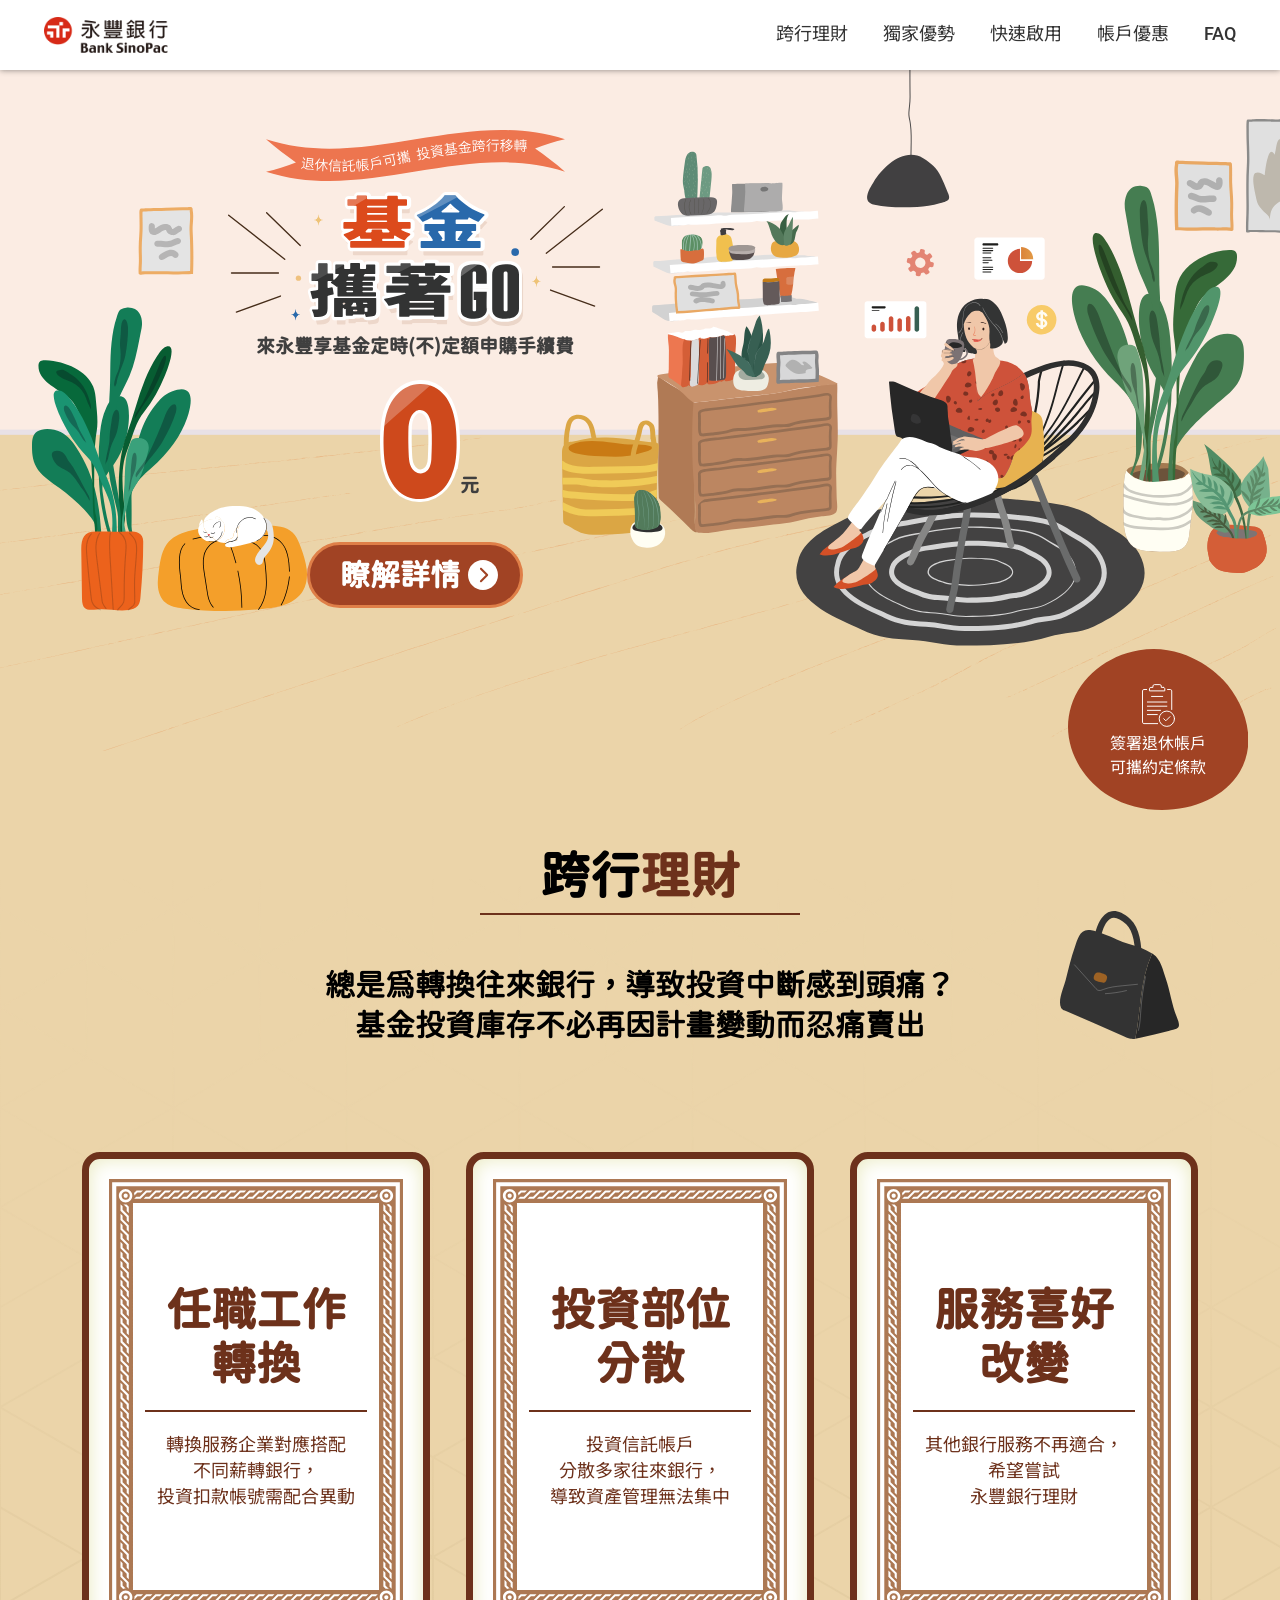
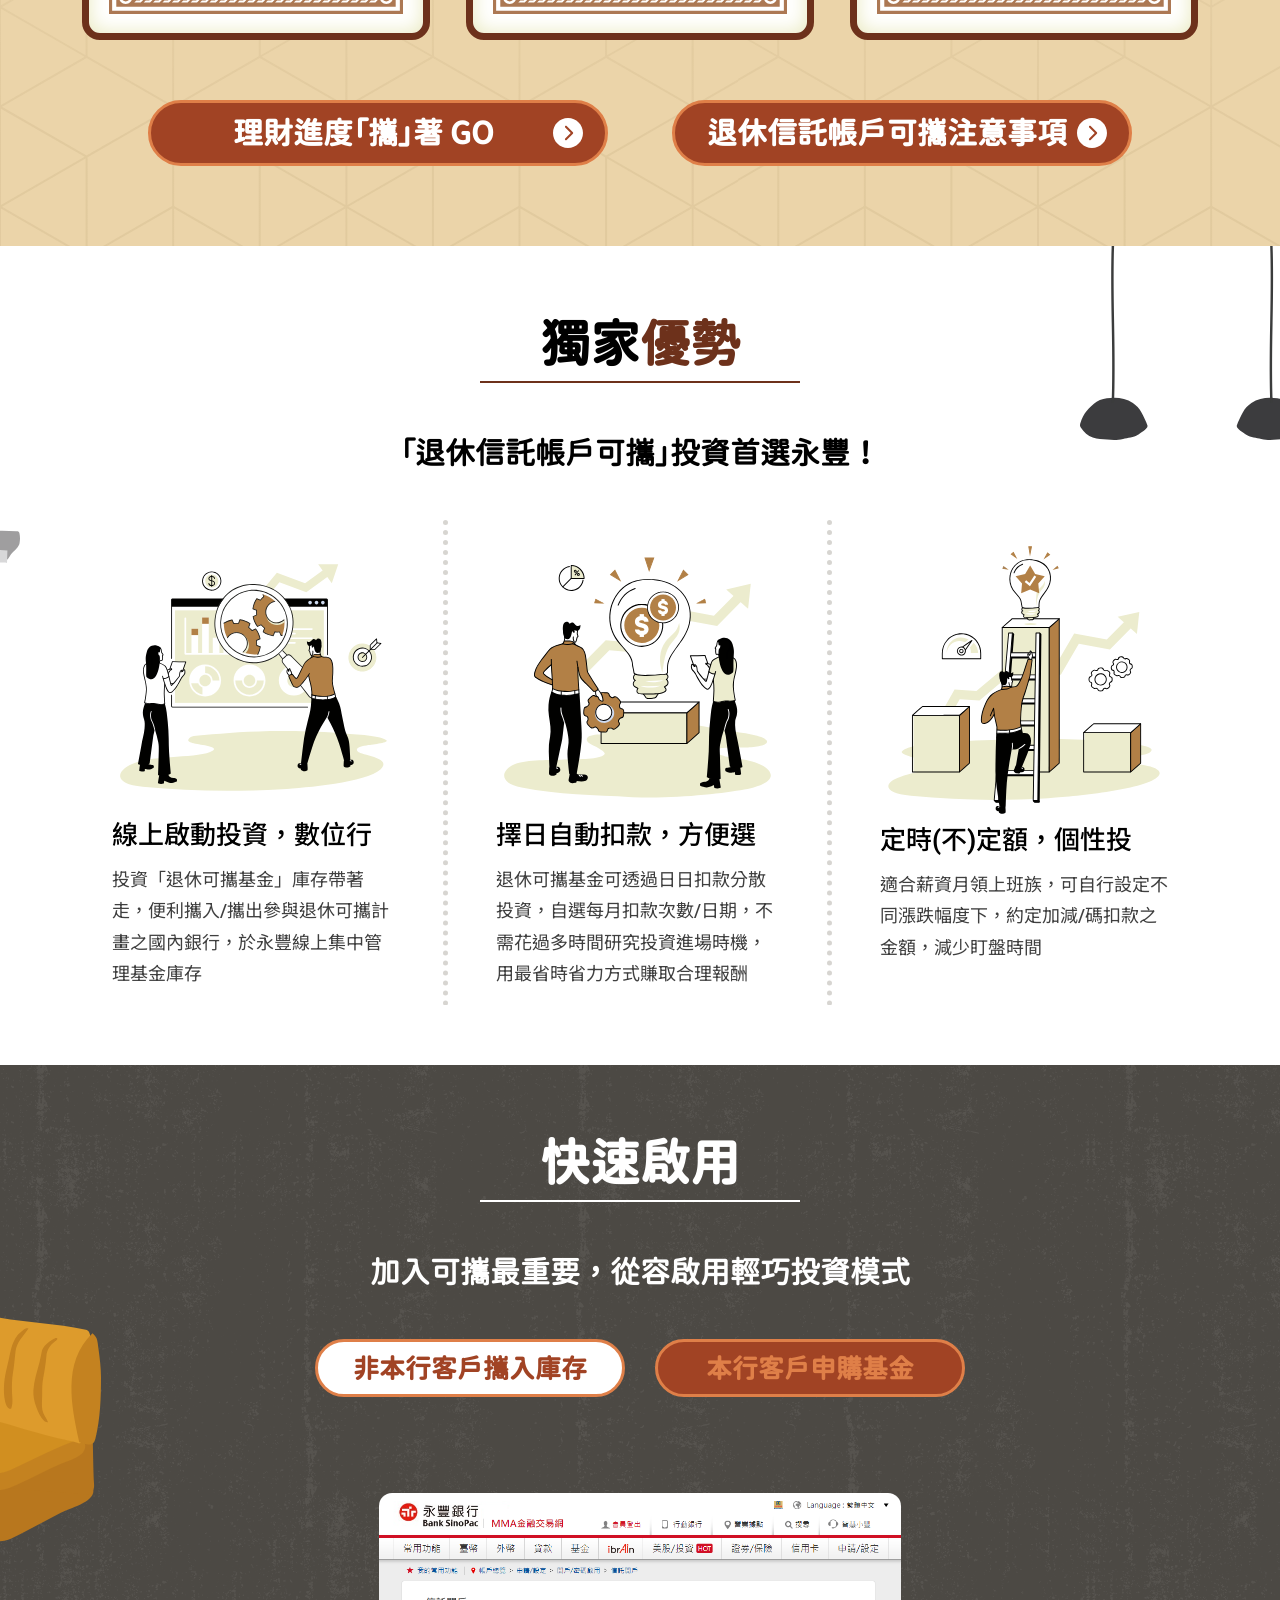
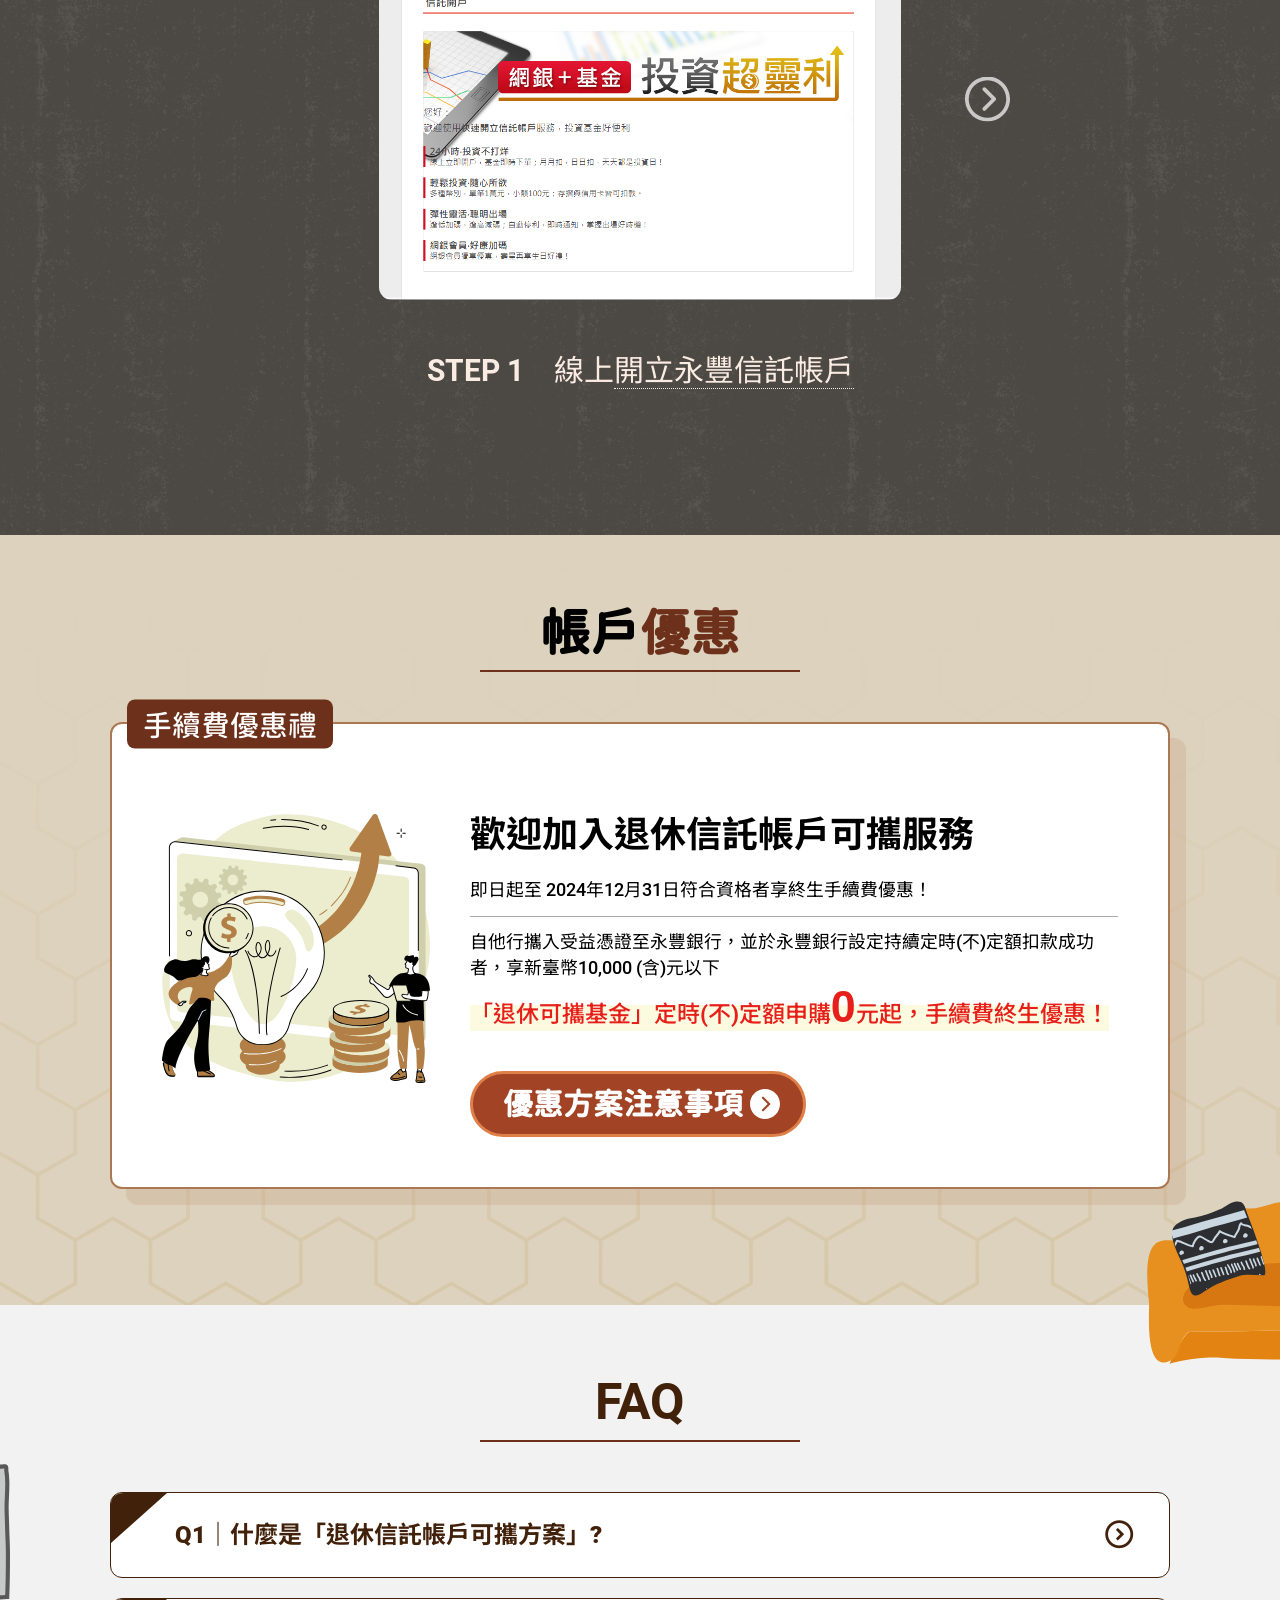
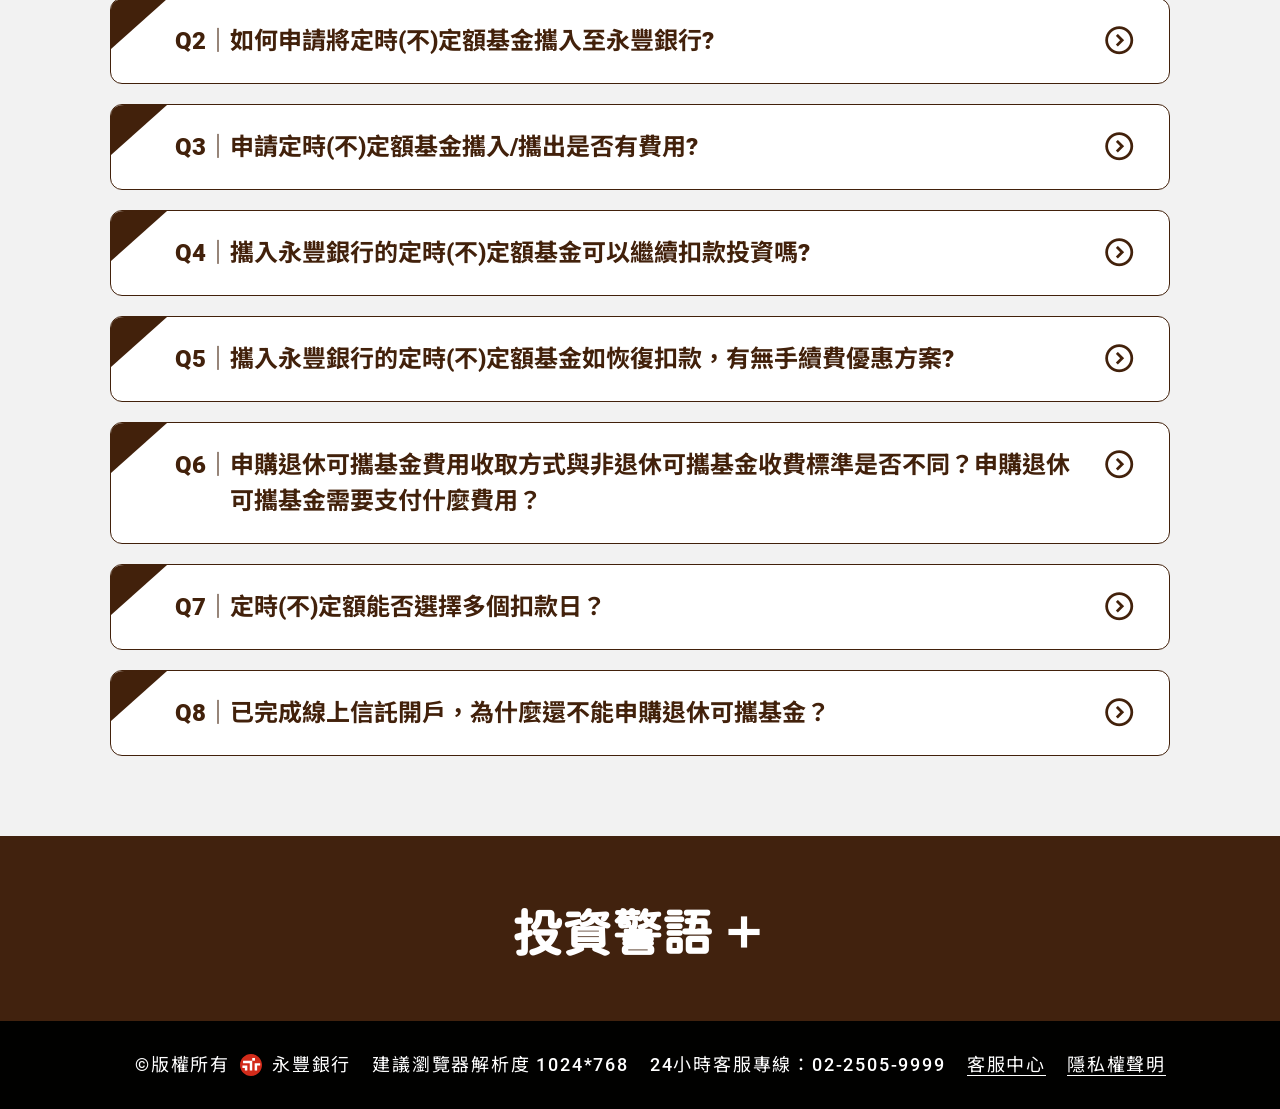
<file: index.html>
<!DOCTYPE html>
<html lang="zh-Hant">
  <head>
    <meta charset="UTF-8">
    <meta name="viewport" content="width=device-width, initial-scale=1.0, user-scalable=no, viewport-fit=cover">
    <meta name="format-detection" content="telephone=no">
    <meta http-equiv="X-UA-Compatible" content="IE=edge,Chrome=1">
    <meta http-equiv="pragma" content="no-cache">
    <meta http-equiv="Cache-Control" content="no-cache, no-store, must-revalidate">
    <meta http-equiv="expires" content="0">
    <title>永豐退休信託帳戶可攜 | 豐投資 x 攜著GO</title>
    <meta name="title" content="永豐退休信託帳戶可攜 | 豐投資 x 攜著GO">
    <meta name="description" content="永豐退休信託帳戶可攜服務強勢登場！升級理財自由身，跨行移轉基金：提供投資人將他行帳戶中的定時(不)定額基金庫存移轉、整併至永豐銀行可攜式退休信託帳戶，完整掌握所有基金的投資明細與資產累積狀況。現在轉入他行基金憑證，享基金定時(不)定額申購手續費0元起！">
    <meta name="og:description" content="永豐退休信託帳戶可攜服務強勢登場！升級理財自由身，跨行移轉基金：提供投資人將他行帳戶中的定時(不)定額基金庫存移轉、整併至永豐銀行可攜式退休信託帳戶，完整掌握所有基金的投資明細與資產累積狀況。現在轉入他行基金憑證，享基金定時(不)定額申購手續費0元起！">
    <meta property="og:title" content="永豐退休信託帳戶可攜 | 豐投資 x 攜著GO">
    <meta property="og:url" content="https://bank.sinopac.com/sinopacBT/webevents/portablefundsaccount/index.html">
    <meta property="og:image" content="https://bank.sinopac.com/sinopacBT/webevents/portablefundsaccount/images/fb-share.png">
    <meta property="og:type" content="website">
    <meta property="og:locale" content="zh_TW">
    <meta name="keywords" content="">
    <meta name="author" content="永豐銀行">
    <meta name="copyright" content="永豐銀行">
    <link rel="canonical" href="https://bank.sinopac.com/sinopacBT/webevents/portablefundsaccount/index.html">
    <link rel="shortcut icon" href="https://mma.sinopac.com/images/favicon.ico">
    <link rel="stylesheet" href="./css/splide.min.css">
    <link rel="stylesheet" href="./css/aos.css">
    <link rel="stylesheet" href="./css/all.css?v=&lt;?=time()?">
  </head>
  <body>
    <loading>
      <div id="overlayer"></div>
      <div class="loader">
        <div class="sinopac-logo"><img src=".//images/sinopac-logo-black.svg"></div>
        <div class="loading"><img src=".//images/S-loading.svg"></div>
      </div>
    </loading>
    <div class="wrap">
      <header class="header">
        <div class="wrap__inner">
          <div class="header__inner"><a class="header__logo" href="https://bank.sinopac.com/sinopacBT/index.html" target="_blank" title=""><img class="header__logo-img" src="./images/sinopac_logo.png"></a>
            <div class="header__nav nav"><a class="nav__trigger"><span class="nav__hamburger"></span></a>
              <div class="nav__menu-wrap">
                <ul class="nav__menu nav__menu--links">
                  <li class="nav__item"><a class="nav__link" href="#section-crossbank" title="跨行理財">跨行理財</a></li>
                  <li class="nav__item"><a class="nav__link" href="#section-exclusive" title="獨家優勢">獨家優勢</a></li>
                  <li class="nav__item"><a class="nav__link" href="#section-activation" title="快速啟用">快速啟用</a></li>
                  <li class="nav__item"><a class="nav__link" href="#section-benefits" title="帳戶優惠">帳戶優惠</a></li>
                  <li class="nav__item"><a class="nav__link" href="#section-faq" title="FAQ">FAQ</a></li>
                </ul>
              </div>
            </div>
          </div>
        </div>
      </header>
      <div class="content">
        <main class="index">
          <section class="section section-kv">
            <div class="wrap__inner-kv">
              <div class="section-kv__title">
                <div class="kv-illustration2__wrap"><img class="section-kv__title-img" src="./images/img-kv-illustration-2.svg" alt=""/></div>
                <div class="kv-maintitle__wrap">
                  <div class="kv-maintitle__group"><img class="kv-img--ribbon" src="./images/img-kv-title-ribbon.svg" alt="退休信託帳戶可攜  投資基金跨行移轉"/><img class="kv-img--topic" src="./images/img-kv-title-topic.svg" alt="基金攜著GO"/>
                    <div class="kv-text">來永豐享基金定時(不)定額申購手續費</div>
                    <div class="kv-text-group"><img class="kv-img--zero" src="./images/img-kv-title-zero.svg" alt=""/><span class="kv-text">元</span></div><a class="btn-round btn-round--arrow" href="#section-exclusive">瞭解詳情</a>
                  </div>
                </div>
                <div class="kv-illustration1__wrap">
                  <div class="section-kv__decobox hidden-min"><?xml version="1.0" encoding="utf-8"?> <svg version="1.1" id="Layer_2_00000089540389688692701010000000361386149457527198_" xmlns="http://www.w3.org/2000/svg" xmlns:xlink="http://www.w3.org/1999/xlink" x="0px" y="0px" viewBox="0 0 1028.1 790.4" style="enable-background:new 0 0 1028.1 790.4;" xml:space="preserve"><style type="text/css">.st0{fill:#FFFFFF;}.st1{fill:#1D1D1B;}.st2{fill:#CE523A;}.st3{fill:url('#SVGID_1_');}.st4{fill:#F8CB68;}.st5{fill:#FFFCF3;}.st6{fill:#E38473;}.st7{fill:#434242;}.st8{fill:#D4D4D4;}.st9{fill:#E0E0E0;}.st10{fill:#8B8B8A;}.st11{fill:#BEB8AD;}.st12{fill:#D45E37;}.st13{fill:#7E7474;}.st14{fill:#669874;}.st15{fill:#485C3E;}.st16{fill:#518C64;}.st17{fill:#3F6842;}.st18{fill:#88BD97;}.st19{fill:#559673;}.st20{fill:#76B18C;}.st21{fill:#5D8A67;}.st22{fill:#7CC596;}.st23{fill:#D2D2D2;}.st24{fill:#DFDFDF;}.st25{fill:#E9A863;}.st26{fill:#B0B0B0;}.st27{clip-path:url('#SVGID_00000172436485094981433980000014662887176465974946_');}.st28{fill:#5C8F64;}.st29{opacity:0.5;}.st30{fill:#D6EDF1;}.st31{fill:#D76E3D;}.st32{fill:#767375;}.st33{opacity:0.2;}.st34{fill:#EFEEEE;}.st35{fill:#F1C04E;}.st36{fill:#3F3D3F;}.st37{fill:#6D9A82;}.st38{fill:#5E8C76;}.st39{clip-path:url('#SVGID_00000061451780926319447260000017646572169761767351_');}.st40{fill:#FCFBE0;}.st41{fill:#696768;}.st42{opacity:0.6;}.st43{fill:#282811;}.st44{fill:#C27B17;}.st45{fill:#645A5A;}.st46{fill:#574D4D;}.st47{fill:#B8AFAC;}.st48{fill:#9F9793;}.st49{fill:#B07A55;}.st50{fill:#BC8661;}.st51{opacity:0.25;}.st52{fill:#272828;}.st53{fill:#E8B25B;}.st54{fill:#C9936D;}.st55{fill:#504E4E;}.st56{fill:#414041;}.st57{fill:#8D8D8D;}.st58{fill:#ADACAC;}.st59{fill:#757575;}.st60{fill:#ED7750;}.st61{fill:#584E4E;}.st62{fill:#DBDADA;}.st63{opacity:0.7;}.st64{fill:#1B1B1B;}.st65{fill:#E5E5E5;}.st66{fill:#D8D8D9;}.st67{fill:#848485;}.st68{fill:#B1B1B1;}.st69{fill:#E7A842;}.st70{fill:#466B4D;}.st71{fill:#395F41;}.st72{fill:#53785A;}.st73{fill:#5F8567;}.st74{fill:#DBA644;}.st75{fill:#C97A14;}.st76{clip-path:url('#SVGID_00000096038443469422537510000000765611825715093911_');}.st77{fill:#F0CB58;}.st78{fill:#FFFEF3;}.st79{fill:#2F3030;}.st80{clip-path:url('#SVGID_00000002357905147467668610000000729230887505777036_');}.st81{fill:#527B5B;}.st82{fill:#729E88;}.st83{fill:#EEEDE2;}.st84{fill:#A3ACA1;}.st85{fill:#2B5346;}.st86{fill:#375F52;}.st87{fill:#426C5F;}.st88{fill:#F1F9FB;}.st89{fill:#6A6B6B;}.st90{fill:#868685;}.st91{fill:#202120;}.st92{fill:#2E2E2E;}.st93{fill:#E7B250;}.st94{fill:#D45027;}.st95{fill:#F0C7A9;}.st96{fill:#838181;}.st97{opacity:0.15;}.st98{fill:#040406;}.st99{fill:#010100;}.st100{clip-path:url('#SVGID_00000119833708300071756830000002644786878666322841_');}.st101{opacity:0.4;}.st102{fill:#333434;}.st103{fill:#7B7274;}.st104{fill:#272727;}.st105{fill:#5F5F60;}.st106{fill:#717070;}.st107{fill:#353536;}.st108{opacity:0.3;}.st109{fill:#EC8967;}.st110{fill:#EB6558;}.st111{fill:#77291D;}.st112{fill:#2F1E1B;}.st113{fill:#A47A51;}.st114{fill:#181919;}.st115{fill:#457D51;}.st116{fill:#345E2F;}.st117{fill:#6FA37A;}.st118{fill:#366A38;}.st119{fill:#51956B;}.st120{clip-path:url('#SVGID_00000144323531289092837330000004564351716328748704_');}</style><g class="pieChart"><g> <path class="st0" d="M570.3,230.1h88.3c2.3,0,4.1,1.8,4.1,4.1v49.6c0,2.3-1.8,4.1-4.1,4.1h-88.3c-2.3,0-4.1-1.8-4.1-4.1v-49.6 C566.2,232,568.1,230.1,570.3,230.1z"/><g> <path class="st1" d="M578.9,237.9h18.6c0.9,0,1.6,0.7,1.6,1.6v0c0,0.9-0.7,1.6-1.6,1.6h-18.6c-0.9,0-1.6-0.7-1.6-1.6v0 C577.2,238.7,578,237.9,578.9,237.9z"/><g> <path class="st1" d="M591.3,245.3H578c-0.4,0-0.7-0.3-0.7-0.7l0,0c0-0.4,0.3-0.7,0.7-0.7h13.4c0.4,0,0.7,0.3,0.7,0.7l0,0 C592.1,244.9,591.8,245.3,591.3,245.3z"/> <path class="st1" d="M591.3,248.7H578c-0.4,0-0.7-0.3-0.7-0.7l0,0c0-0.4,0.3-0.7,0.7-0.7h13.4c0.4,0,0.7,0.3,0.7,0.7l0,0 C592.1,248.3,591.8,248.7,591.3,248.7z"/> <path class="st1" d="M588.9,252.1h-11c-0.4,0-0.7-0.3-0.7-0.7l0,0c0-0.4,0.3-0.7,0.7-0.7h11c0.4,0,0.7,0.3,0.7,0.7l0,0 C589.7,251.7,589.3,252.1,588.9,252.1z"/> </g><g> <path class="st1" d="M591.3,271.4H578c-0.4,0-0.7-0.3-0.7-0.7l0,0c0-0.4,0.3-0.7,0.7-0.7h13.4c0.4,0,0.7,0.3,0.7,0.7l0,0 C592.1,271,591.8,271.4,591.3,271.4z"/> <path class="st1" d="M578,273.3h13.4c0.4,0,0.7,0.3,0.7,0.7v0c0,0.4-0.3,0.7-0.7,0.7H578c-0.4,0-0.7-0.3-0.7-0.7v0 C577.2,273.6,577.6,273.3,578,273.3z"/> <path class="st1" d="M588.9,278.2h-11c-0.4,0-0.7-0.3-0.7-0.7l0,0c0-0.4,0.3-0.7,0.7-0.7h11c0.4,0,0.7,0.3,0.7,0.7l0,0 C589.7,277.8,589.3,278.2,588.9,278.2z"/> </g><g> <path class="st1" d="M588.9,258.6h-11c-0.4,0-0.7-0.3-0.7-0.7l0,0c0-0.4,0.3-0.7,0.7-0.7h11c0.4,0,0.7,0.3,0.7,0.7l0,0 C589.7,258.3,589.3,258.6,588.9,258.6z"/> <path class="st1" d="M590.4,262H578c-0.4,0-0.7-0.3-0.7-0.7l0,0c0-0.4,0.3-0.7,0.7-0.7h12.4c0.4,0,0.7,0.3,0.7,0.7l0,0 C591.1,261.7,590.8,262,590.4,262z"/> <path class="st1" d="M585.2,265.4H578c-0.4,0-0.7-0.3-0.7-0.7l0,0c0-0.4,0.3-0.7,0.7-0.7h7.3c0.4,0,0.7,0.3,0.7,0.7l0,0 C586,265.1,585.7,265.4,585.2,265.4z"/> </g></g></g><g> <path class="st2" d="M628.8,245.4c-9.2,0-16.7,7.5-16.7,16.7s7.5,16.7,16.7,16.7s16.7-7.5,16.7-16.7h-16.7V245.4z"/><linearGradient id="SVGID_1_" gradientUnits="userSpaceOnUse" x1="630.28" y1="538.585" x2="647.01" y2="538.585" gradientTransform="matrix(1 0 0 -1 0 790)"> <stop offset="0" style="stop-color:#DA8338"/> <stop offset="1" style="stop-color:#E29A46"/> </linearGradient> <path class="st3" d="M630.3,243.1v16.7H647C647,250.5,639.5,243.1,630.3,243.1z"/> </g></g><g><g> <ellipse transform="matrix(0.8353 -0.5498 0.5498 0.8353 -80.053 418.493)" class="st4" cx="658.5" cy="342.9" rx="20.3" ry="20.3"/> <path class="st5" d="M656.9,355.6v-1.8c-2.9-0.5-5.3-2.3-6-4.7l-0.4-1.3l3.5-0.8l0.4,1.3c0.3,1,1.3,1.8,2.5,2.2v-6.2 c-3.5-0.7-6-3.2-6-6.2s2.6-5.5,6-6.2V330h3.6v1.9c2.9,0.5,5.1,2.3,5.9,4.7l0.4,1.3l-3.5,0.8l-0.4-1.3c-0.3-1-1.2-1.8-2.4-2.2v6.2 c3.4,0.7,5.9,3.2,5.9,6.2s-2.5,5.5-5.9,6.2v1.8L656.9,355.6L656.9,355.6z M660.5,350.4c1.4-0.5,2.3-1.6,2.3-2.8s-0.9-2.3-2.3-2.8 V350.4L660.5,350.4z M656.9,335.2c-1.5,0.5-2.4,1.6-2.4,2.9s1,2.3,2.4,2.9V335.2L656.9,335.2z"/> </g> <path class="st6" d="M491.5,247.5l-0.3,1.8c-0.1,0.8-0.8,1.5-1.6,1.6c-0.5,0.1-0.9,0.2-1.3,0.3c-0.8,0.2-1.6-0.1-2.1-0.8l-1-1.5 c-0.6-0.9-1.9-1.1-2.7-0.5l-2.3,1.6c-0.9,0.6-1.1,1.9-0.5,2.7l0.9,1.3c0.5,0.7,0.5,1.6,0,2.3c-0.3,0.4-0.6,0.8-0.8,1.3 c-0.4,0.7-1.2,1.1-2,0.9l-1.6-0.3c-1.1-0.2-2.1,0.5-2.3,1.6l-0.5,2.8c-0.2,1.1,0.5,2.1,1.6,2.3l1.4,0.3c0.8,0.1,1.5,0.8,1.6,1.6 c0.1,0.5,0.2,1.1,0.3,1.6c0.2,0.8-0.1,1.6-0.8,2.1l-1.2,0.8c-0.9,0.6-1.1,1.9-0.5,2.7l1.6,2.3c0.6,0.9,1.9,1.1,2.7,0.5l1.1-0.8 c0.7-0.5,1.6-0.5,2.3,0c0.5,0.3,0.9,0.6,1.4,0.9c0.7,0.4,1.1,1.2,1,2.1l-0.2,1.4c-0.2,1.1,0.5,2.1,1.6,2.3l2.8,0.5 c1.1,0.2,2.1-0.5,2.3-1.6l0.3-1.5c0.1-0.8,0.8-1.5,1.6-1.6c0.5-0.1,1-0.2,1.5-0.4c0.8-0.2,1.7,0.1,2.1,0.8l0.9,1.2 c0.6,0.9,1.9,1.1,2.7,0.5l2.3-1.6c0.9-0.6,1.1-1.9,0.5-2.7l-1-1.4c-0.5-0.7-0.5-1.6,0-2.3c0.3-0.4,0.5-0.8,0.7-1.2 c0.4-0.7,1.2-1.1,2-1l1.7,0.3c1.1,0.2,2.1-0.5,2.3-1.6l0.5-2.8c0.2-1.1-0.5-2.1-1.6-2.3l-1.8-0.3c-0.8-0.1-1.4-0.8-1.6-1.6 c-0.1-0.4-0.2-0.9-0.3-1.3c-0.2-0.8,0.1-1.6,0.8-2.1l1.5-1.1c0.9-0.6,1.1-1.9,0.5-2.7l-1.6-2.3c-0.6-0.9-1.9-1.1-2.7-0.5l-1.6,1.1 c-0.7,0.5-1.6,0.5-2.2,0c-0.4-0.2-0.7-0.5-1.1-0.7c-0.7-0.4-1.1-1.2-0.9-2.1l0.3-1.8c0.2-1.1-0.5-2.1-1.6-2.3l-2.8-0.5 C492.7,245.7,491.7,246.4,491.5,247.5L491.5,247.5z M498.9,265.9c-0.7,3.9-4.4,6.4-8.2,5.7s-6.4-4.4-5.7-8.2s4.4-6.4,8.2-5.7 S499.6,262,498.9,265.9z"/><g><g> <path class="st7" d="M730.7,614.6c21.7,15,48,23.9,61.7,49.1c27.7,51.1-27.5,83.8-62.1,100.5c-20.2,9.8-41.1,7.8-61.7,13.9 c-37.7,11.2-78.8,12.2-117.8,12.2c-23.6,0-46.2-6.5-69.5-7.8c-26.3-1.5-46.5-3-71.1-14.8c-31.7-15.1-102.5-39.9-86.2-93.2 c6.8-30,40.8-46,63.9-57.8c15.3-7.8,32.3-10.8,49.1-13.6c38.7-6.6,77.7-14.6,117-15.6c30.2-0.7,62.2,1.2,92.2,4.3 C674.6,594.9,705.9,597.5,730.7,614.6L730.7,614.6z"/><g> <path class="st8" d="M553.3,770.3h-0.3c-10.4,0-20.5-1.6-30.3-3.1c-7.6-1.2-15.5-2.4-23.2-2.9c-21.5-1.2-37-2.7-55.9-11.7 c-2.5-1.2-5.4-2.5-8.5-3.9c-13-5.9-30.9-13.9-43.8-25.1c-15.7-13.6-21-29.3-15.8-46.5c5.4-23.5,30.2-36.2,48.4-45.4 c0.8-0.4,1.7-0.8,2.5-1.2c12.3-6.3,25.7-8.6,38.7-10.8c4.7-0.8,9.4-1.6,14-2.5c24.9-4.4,50.7-8.9,76.4-9.5 c21.4-0.5,45.4,0.6,71.3,3.3l2.8,0.3c21,2.2,44.8,4.6,63.8,17.7c4.4,3,9.1,5.8,13.7,8.5c13.1,7.6,26.6,15.5,34.7,30.5 c6.4,11.8,7.9,23.4,4.3,34.5c-3.3,10.2-10.9,20-22.7,29.1c-8.2,6.3-18,12.2-30.8,18.4c-9.7,4.7-19.5,6-29,7.3 c-6.5,0.9-12.7,1.7-18.9,3.6C615.1,769.5,583.4,770.3,553.3,770.3L553.3,770.3z M565.7,614.4c-3.4,0-6.8,0-10.1,0.1 c-25.2,0.6-50.7,5.1-75.3,9.5c-4.6,0.8-9.4,1.7-14.1,2.5c-12.4,2.1-25.3,4.3-36.7,10.2c-0.8,0.4-1.6,0.8-2.5,1.3 c-17,8.6-40.2,20.4-44.9,40.9l-0.1,0.2c-4.5,14.7,0,27.6,13.7,39.5c12.1,10.5,28.8,18,42.1,24c3.1,1.4,6,2.7,8.6,4 c17.8,8.5,32,9.8,53.3,11c8.1,0.5,16.1,1.7,23.9,2.9c9.6,1.5,19.4,3,29.3,3h0.3c29.5,0,60.7-0.7,89.3-9.2 c6.7-2,13.4-2.9,19.9-3.8c9.4-1.3,18.3-2.5,27-6.7c28.7-13.9,45-28.1,50-43.5c3-9.3,1.8-18.8-3.8-29.1 c-7.2-13.3-19.3-20.3-32.1-27.8c-4.7-2.7-9.6-5.6-14.2-8.8l0,0c-17.6-12.1-39.4-14.4-60.6-16.5l-2.8-0.3 C604.4,615.6,584.1,614.4,565.7,614.4L565.7,614.4z"/> <path class="st8" d="M554.9,751h-0.2c-8,0-15.9-1.2-23.6-2.4c-6-0.9-12.3-1.9-18.5-2.3c-16.7-0.9-28.7-2.1-43.2-9 c-2-1-4.3-2-6.7-3.1c-10.7-4.8-24.1-10.8-34-19.5c-11.8-10.2-15.7-21.9-11.8-34.7c4-17.7,23.1-27.4,37.1-34.5 c0.7-0.3,1.3-0.7,1.9-1c9.5-4.8,19.8-6.6,29.9-8.3c3.7-0.6,7.4-1.3,11-1.9c19.5-3.4,39.7-7,59.7-7.5c16.7-0.4,35.5,0.5,55.8,2.6 l2.2,0.2c16.3,1.7,34.7,3.6,49.3,13.6c3.5,2.4,7.3,4.6,10.9,6.7c10,5.8,20.4,11.9,26.6,23.2c4.8,8.8,5.9,17.5,3.2,25.6 c-4.2,13-17.7,24.9-41.1,36.3c-7.3,3.5-14.9,4.6-22.3,5.6c-5,0.7-10.1,1.4-15.1,2.9C603.2,750.5,578.4,751,554.9,751L554.9,751z M564.6,628.5c-2.7,0-5.4,0-8,0.1c-19.9,0.5-40,4-59.5,7.5c-3.6,0.6-7.4,1.3-11.1,1.9c-9.9,1.7-20.2,3.5-29.4,8.2 c-0.6,0.3-1.3,0.7-1.9,1c-13.7,6.9-32.4,16.4-36.2,33.4l0,0.1c-3.8,12.3-0.1,23.1,11.3,33c9.7,8.4,23,14.4,33.6,19.2 c2.4,1.1,4.7,2.1,6.8,3.1c14.3,6.8,25.6,7.9,42.6,8.8c6.3,0.3,12.5,1.3,18.6,2.3c7.6,1.2,15.4,2.4,23.3,2.4h0.2 c23.3,0,48-0.6,70.7-7.3c5.1-1.5,10.3-2.2,15.4-2.9c7.2-1,14.7-2,21.8-5.4c23-11.1,36.2-22.7,40.2-35.2 c2.5-7.7,1.4-15.9-3.1-24.3c-5.9-10.9-15.7-16.6-25.9-22.6c-3.7-2.1-7.5-4.3-11-6.8c-14.2-9.8-31.6-11.6-48.5-13.3l-2.2-0.2 C595.2,629.4,579.2,628.5,564.6,628.5L564.6,628.5z"/> <path class="st8" d="M556.4,731.5h-0.2c-6.2,0-12.2-0.8-18-1.6c-4.7-0.6-9.1-1.2-13.6-1.4c-12.8-0.6-22-1.3-33.3-5.9 c-1.5-0.6-3.2-1.3-5-2c-7.8-3-18.4-7.1-26.1-12.8c-9.9-7.3-13.2-15.9-9.9-25.4c3.4-12.6,18.4-19.1,29.4-23.8l1.4-0.6 c7.4-3.2,15.4-4.4,23.1-5.5c2.8-0.4,5.5-0.8,8.3-1.2c14.7-2.2,29.9-4.5,45.1-4.8c12.6-0.2,26.8,0.3,42.1,1.7l1.6,0.1 c12.5,1.1,26.6,2.3,38,9.1l0,0c2.5,1.5,5.3,2.9,8,4.2c7.9,3.9,16,8,21,15.9c3.9,6.1,4.9,12.1,3.1,18 c-4,12.7-20.6,20.8-32.7,25.8c-5.8,2.4-11.7,3.1-17.4,3.8c-3.8,0.4-7.4,0.9-11,1.8C592.9,731.1,574.2,731.5,556.4,731.5 L556.4,731.5z M563.6,653.2c-2,0-4,0-5.9,0.1c-14.7,0.3-29.7,2.5-44.2,4.7c-2.8,0.4-5.5,0.8-8.3,1.2c-7.2,1.1-14.7,2.2-21.3,5 l-1.5,0.6c-9.7,4.2-23,10-25.5,19.4l-0.1,0.3c-5,14.1,13,22.3,32,29.6c1.8,0.7,3.6,1.4,5.1,2c10.3,4.2,18.6,4.8,31,5.4 c4.8,0.2,9.6,0.9,14.2,1.5c5.6,0.8,11.4,1.5,17.1,1.5c0.1,0,0.1,0,0.2,0c17.3,0,35.6-0.4,52.2-4.6c4-1,8-1.5,11.9-1.9 c5.5-0.6,10.6-1.2,15.6-3.3c6.2-2.6,25.3-10.4,28.8-21.6c1.2-3.9,0.5-7.9-2.3-12.2c-4-6.3-11-9.8-18.3-13.4 c-2.8-1.4-5.7-2.8-8.4-4.4l0,0c-10.1-5.9-22.8-7.1-35.2-8.2l-1.6-0.1C586.3,653.8,574.5,653.2,563.6,653.2L563.6,653.2z"/> <path class="st8" d="M558.4,708.4L558.4,708.4c-3.3,0-6.5-0.4-9.6-0.7c-2.4-0.3-4.9-0.6-7.4-0.7c-6.7-0.3-11.6-0.6-17.5-2.8 c-0.8-0.3-1.7-0.6-2.7-0.9c-6.8-2.3-16.1-5.5-18.7-11.1c-0.9-1.9-0.9-4,0-6.1c1.7-5.6,9.5-8.6,15.2-10.8l0.8-0.3 c3.8-1.5,8-2,12.1-2.5c1.5-0.2,3-0.4,4.4-0.6c7.8-1,16-2.1,24-2.3c6.7-0.1,14.3,0.1,22.4,0.8l0.9,0.1c6.6,0.5,14,1.1,20,4.2 c1.4,0.7,2.9,1.4,4.3,2c4.1,1.8,8.3,3.7,10.9,7.2c1.9,2.6,2.4,5.2,1.7,7.6c-1.8,5.9-10.6,9.7-17.1,12.1c-3,1.1-6.1,1.4-9,1.7 c-2,0.2-4,0.4-6,0.9C577.8,708.2,567.8,708.4,558.4,708.4L558.4,708.4z M562.3,671.2c-1.1,0-2.2,0-3.2,0c-8,0.1-16,1.2-23.8,2.3 c-1.5,0.2-3,0.4-4.4,0.6c-4,0.5-8,1-11.7,2.5l-0.8,0.3c-5.4,2.1-12.8,4.9-14.2,9.8l0,0.1c-0.7,1.7-0.7,3.3,0,4.8 c2.3,5,11.5,8.1,17.7,10.2c1,0.3,1.9,0.7,2.7,0.9c5.7,2,10.2,2.4,17,2.7c2.5,0.1,5.1,0.4,7.5,0.7c3,0.4,6.2,0.7,9.3,0.7h0.1 c9.3,0,19.2-0.2,28.3-2.2c2.1-0.5,4.2-0.7,6.2-0.9c3-0.3,5.8-0.6,8.6-1.6c3.5-1.3,14.3-5.2,16.1-11c0.6-2,0.1-4-1.4-6.1 c-2.3-3.2-6.1-4.9-10.2-6.7c-1.5-0.7-3-1.3-4.5-2.1l0,0c-5.6-2.9-12.6-3.5-19.3-4l-0.9-0.1C574.5,671.4,568.1,671.2,562.3,671.2 L562.3,671.2z"/> </g></g><g><g> <path class="st9" d="M941.3,81.6c0,2.8,0,5.1,0,5.6c0,14.8,1.4,30.4,0.5,45.2c-0.6,9.8-0.6,19.7-0.7,29.6 c-0.1,11.4,0.4,22.8,0.1,34.2c-0.3,8.5-0.9,17-0.5,25.5c0,0.3,3.9-0.4,4.3-0.4c6.9-0.5,13.8,0.3,20.7,0.4 c6.7,0.1,13.5-0.1,20.2,0.4c13.3,1,26.6,1.5,39.9,0.5c0.6-17.7,0.8-35.5,0.7-53.2c0-8.9-0.5-17.7-0.7-26.6 c-0.2-8.4-0.5-16.7-0.6-25.1c0.2-14.5,1.7-28.1-0.3-42.5c-0.1-0.8,0.2-3.7-0.3-4.4c-0.6-0.7-3.9-0.1-4.6-0.1 c-12.3,0.1-24-1.6-36.3-1.1c-8.5,0.4-18.1-0.6-26.5-0.4c-2.4,0.1-4.8,0.1-7.3,0.1c-2.7,0-5.4,1-8.1,0.3 C941.3,69.4,941.3,76.3,941.3,81.6L941.3,81.6z"/> <path class="st10" d="M1010.7,224.4c-7.4,0-15.5-0.4-24.9-1.1c-5-0.4-10.1-0.4-15.1-0.4c-1.7,0-3.3,0-5,0 c-2.6,0-5.2-0.1-7.7-0.3c-4.2-0.2-8.6-0.4-12.9-0.1c-0.1,0-0.5,0.1-0.8,0.1c-3.3,0.5-3.9,0.5-4.6,0l-0.5-0.4l0-0.7 c-0.3-6.3,0-12.7,0.2-18.9c0.1-2.2,0.2-4.5,0.2-6.7c0.2-6.5,0.1-13.2,0-19.7c-0.1-4.7-0.1-9.6-0.1-14.5c0-1.5,0-3,0-4.5 c0.1-8.2,0.1-16.8,0.7-25.1c0.6-9.4,0.2-19.3-0.1-28.8c-0.2-5.4-0.4-10.9-0.4-16.3v-0.6c0-0.9,0-2.8,0-5 c0-12.3,0.4-12.7,1.1-13.2c0.4-0.3,0.9-0.4,1.3-0.3c1.4,0.3,2.9,0.2,4.5-0.1c1-0.1,2.1-0.3,3.2-0.3c2.5,0,4.9,0,7.2-0.1 c4-0.1,8.3,0.1,12.5,0.2c4.7,0.2,9.6,0.4,14,0.2c6.9-0.3,13.6,0.1,20.1,0.5c5.3,0.3,10.8,0.6,16.3,0.6c0.1,0,0.5,0,0.7-0.1 c2.4-0.3,4.1-0.4,5,0.7c0.7,0.8,0.7,2.1,0.7,4.1c0,0.4,0,0.9,0,1.1c1.4,10.4,1,20.1,0.6,30.4c-0.2,4-0.3,8.2-0.4,12.3 c0,5,0.2,10.1,0.3,15.1c0.1,3.3,0.2,6.6,0.3,10c0.1,3.7,0.2,7.4,0.3,11c0.2,5.1,0.4,10.4,0.4,15.6c0.1,18.8-0.1,36.2-0.7,53.2 l0,1.4l-1.3,0.1C1021.1,224.3,1016,224.4,1010.7,224.4L1010.7,224.4z M972.2,220c4.5,0,9.2,0,13.8,0.4 c15.4,1.2,27.3,1.4,38.4,0.6c0.5-16.6,0.7-33.6,0.7-51.8c0-5.1-0.2-10.4-0.4-15.5c-0.1-3.6-0.3-7.4-0.3-11.1 c-0.1-3.3-0.2-6.7-0.3-9.9c-0.1-5-0.3-10.1-0.3-15.2c0-4.2,0.2-8.4,0.4-12.4c0.4-10.2,0.8-19.7-0.6-29.9c0-0.4,0-0.9,0-1.5 c0-0.5,0-1.3,0-1.9c-0.7,0-1.8,0.1-2.3,0.2c-0.5,0.1-0.8,0.1-1,0.1c-5.6,0.1-11.1-0.3-16.5-0.6c-6.4-0.4-13.1-0.8-19.8-0.5 c-4.6,0.2-9.5,0-14.3-0.2c-4.1-0.2-8.4-0.3-12.3-0.2c-2.3,0.1-4.8,0.1-7.3,0.1c-0.9,0-1.8,0.1-2.8,0.2c-1.3,0.2-2.7,0.4-4.1,0.2 c-0.1,1.3-0.2,4.2-0.2,10.4l0,0c0,2.2,0,4.1,0,5v0.6c0,5.3,0.2,10.8,0.4,16.2c0.3,9.6,0.7,19.6,0.1,29.1 c-0.5,8.3-0.6,16.8-0.7,25c0,1.5,0,3,0,4.5c0,4.8,0,9.7,0.1,14.4c0.1,6.5,0.2,13.2,0,19.8c-0.1,2.2-0.2,4.5-0.2,6.7 c-0.2,5.6-0.5,11.4-0.3,17.2c0.6-0.1,1.3-0.2,1.7-0.2c0.6-0.1,0.9-0.1,1.1-0.1c4.5-0.3,8.9-0.1,13.2,0.1 c2.5,0.1,5.1,0.2,7.6,0.3c1.7,0,3.3,0,5,0C971.2,219.9,971.7,219.9,972.2,220L972.2,220z"/> </g> <path class="st11" d="M959.8,190c-4.8-3.8-6.5-12.3-7.8-18.9c-1.3-6.6-4.4-20.2-2.1-27.1c2.2-6.3,11.4-2.6,15,0.6 c0.6-6.5,4.8-44.4,13.4-28.3c2.9-7.2,2-28.7,13.2-19.5c7.1,5.8,4.6,23.6,1.4,31.6c4.3-5.8,12.9-6,12.4,3.9 c-0.6,10.6-6.5,16.6-11.3,23.9c4.8-4.9,12.2-5.5,11,5.3c-0.9,9-9.8,14.1-15.4,17.1c-10.7,5.7-17.7,10.9-17.6,27.1 C971.5,198.6,964,196,959.8,190L959.8,190z"/> </g><g> <path class="st12" d="M899.7,626.3c-1.3,0.4-2.5,1-3.4,1.7c-7.2,6-9.8,16.3-10.1,25.2c-0.2,4.8,0.7,9.1,1.7,13.7 c0.6,2.7,0.6,5.7,2.2,8c3,4.4,7.3,9.5,12.4,11.5c6.9,2.7,14.5,3.3,21.8,3.8c5.5,0.4,9.7,0.7,14.9-1c10-3.2,20.3-8.3,25.3-17.7 c6.5-12,1.4-25.5-2.8-37.5c-3.1-8.8-16.6-7.5-24.4-8.2c-8.7-0.9-17.4-1.7-26.1-1C908.2,625,903.3,625.1,899.7,626.3L899.7,626.3z "/> <path class="st13" d="M900.2,633.3c-0.6,0.4-1.2,0.8-1.4,1.4c-0.2,0.7,0,1.3,0.4,2c2.3,3.5,7.6,4.4,12.3,5c2.3,0.3,4.7,0.5,7,0.8 c6.3,0.7,12.7,1.5,19.1,1.1c4.9-0.3,10.2-1.2,14.5-3.5c3-1.5,3.3-5.4-0.3-6.8c-3.5-1.3-7.7-1.4-11.3-1.7 C928.5,630.5,910.5,626.9,900.2,633.3L900.2,633.3z"/><g><g> <path class="st14" d="M914.1,618.1c-3.1-5.4-7.7-9.7-12.7-13.5c-4.3-3.3-8.6-5.2-13.4-7.7c-3-1.5-5.8-2-9.2-2.5 c-5.2-0.8-10.4-2.4-15.2-4.5c1.8,6.5,3.7,15.1,7.8,20.6c5,6.7,15.7,13.7,22.5,18.6c2.8,2,6.1,3.1,9.4,4.2 c1.4,0.5,2.7,0.9,4.1,1.3C919.6,638.6,917.8,624.4,914.1,618.1L914.1,618.1z"/><g> <path class="st15" d="M919.7,641.5c1.3,4.2,1.5,8.7,1.5,13.1c0.2,2.8-0.5,5.5-1.2,8.2c0.5,0.1,1,0.3,1.5,0.5 c1-2.7,1.8-5.6,1.8-8.6c0.2-4.5,0.5-9.2-0.8-13.9c-1.3-4.9-4.5-9-7.8-12.3c-3.3-3.4-6.5-6-9.4-9.4c-1.5-1.7-3.1-3.5-5-5.1 c-2-1.6-4.2-2.9-6.3-3.9c-4.3-2-8.6-3.4-12.3-5.6c-3.8-2.1-7.1-5.1-9.9-8.7c0-0.1-0.2-0.1-0.2-0.1c-0.1,0-0.1,0.1-0.1,0.2 c2.2,3.9,5.4,7.3,9.2,9.9c3.8,2.6,8.1,4.3,12.1,6.5c4.1,2,7.5,5,10.3,8.6c2.8,3.5,6.3,6.6,9.5,9.7 C915.6,633.7,918.5,637.3,919.7,641.5L919.7,641.5z"/> <path class="st15" d="M880.8,596.2c0.7,0.4,1.1,0.8,1.7,1.2l1.1,1.3c0.7,0.9,1,1.8,1.3,2.8c0.2,1,0.4,1.9,0.2,2.9 c-0.1,1-0.2,2-0.6,3.5l0,0.1c0,0.1-0.1,0.1-0.2,0.1c0,0-0.1,0-0.1,0c-2.4-3.6-2.9-7.8-3.7-11.8c0-0.1,0-0.1,0.1-0.2 c0,0,0.1,0,0.1,0L880.8,596.2L880.8,596.2z"/> <path class="st15" d="M886.8,598.7c0.7,0.4,1.1,0.9,1.6,1.3l1.1,1.4c0.7,0.9,1.1,1.9,1.5,2.9c0.3,1,0.5,2,0.5,3.1 c0,1.1-0.1,2.2-0.5,3.7l0,0.1c0,0.1-0.1,0.1-0.2,0.1c0,0-0.1,0-0.1-0.1c-2.3-3.9-3.5-8.2-4.2-12.5c0-0.1,0-0.1,0.1-0.1 c0,0,0.1,0,0.1,0L886.8,598.7L886.8,598.7z"/> <path class="st15" d="M892.6,601.3c0.8,0.4,1.2,0.8,1.8,1.3l1.3,1.4c0.8,0.9,1.2,2,1.7,3c0.3,1.1,0.6,2.2,0.5,3.4 c0,1.2-0.2,2.5-0.9,4l-0.1,0.1c0,0.1-0.1,0.1-0.2,0.1c0,0-0.1,0-0.1-0.1c-1.6-4.3-3.1-8.7-4.4-13.1c0-0.1,0-0.1,0.1-0.2 c0,0,0.1,0,0.1,0L892.6,601.3L892.6,601.3z"/> <path class="st15" d="M898.9,604.7c0.8,0.4,1.3,0.9,1.9,1.3l1.4,1.5c0.9,1,1.4,2.2,1.8,3.5c0.3,1.3,0.6,2.7,0.3,4.1 c-0.2,1.5-0.9,2.8-2,4l-0.1,0.1c0,0.1-0.1,0.1-0.2,0c0,0,0-0.1,0-0.1c0-1.2,0.1-2.5-0.2-3.7c-0.2-1.2-0.5-2.4-0.9-3.6 c-0.7-2.4-1.5-4.7-2.4-7.1c0-0.1,0-0.1,0.1-0.2c0,0,0.1,0,0.1,0L898.9,604.7L898.9,604.7z"/> <path class="st15" d="M910.3,609.2c0.7,0.7,1,1.4,1.4,2.2c0.3,0.8,0.5,1.5,0.6,2.3c0.3,1.6,0.2,3.1,0,4.6 c-0.3,1.5-0.7,2.9-1.5,4.2c-0.7,1.3-1.5,2.6-2.8,3.8l-0.1,0.1c-0.1,0-0.2,0-0.2,0c0,0,0-0.1,0-0.1c0.4-2.9,1-5.7,1.5-8.5 c0.6-2.8,1-5.7,0.8-8.5c0-0.1,0-0.1,0.1-0.2C910.2,609.1,910.2,609.1,910.3,609.2L910.3,609.2L910.3,609.2z"/> <path class="st15" d="M876,607c0.5-0.5,0.8-0.7,1.1-1.1c0.3-0.2,0.6-0.4,0.8-0.6c0.5-0.4,0.9-0.5,1.5-0.6c0.5,0,1.2,0,1.9,0.5 c0.7,0.4,1.4,0.9,2,2l0.1,0.2c0,0,0,0.1,0,0.1c0,0,0,0,0,0c-1.2,0-2.4,0.2-3.6,0.3c-1.2,0-2.5-0.1-3.7-0.5 c0,0-0.1-0.1-0.1-0.1c0,0,0,0,0,0L876,607L876,607z"/> <path class="st15" d="M880,613.7c0.6-0.5,1.1-0.8,1.6-1.2l1.5-0.8c1-0.6,2.1-0.8,3.2-0.9c1.1-0.1,2.2-0.2,3.4,0.2 c1.2,0.3,2.3,0.5,3.8,1.6c0.1,0,0.1,0.1,0,0.2c0,0-0.1,0-0.1,0.1h-0.1l-6.6,1.1c-2.3,0.2-4.5,0.5-6.8,0.2 c-0.1,0-0.1-0.1-0.1-0.1c0,0,0-0.1,0-0.1L880,613.7L880,613.7z"/> <path class="st15" d="M885.6,619.7c0.8-0.5,1.6-0.7,2.3-1.1c0.7-0.2,1.4-0.5,2.1-0.8c1.4-0.5,3.2-1.1,5-0.8 c2,0.2,3.2,0.6,4.7,1.3c1.5,0.7,2.9,1.4,4.3,2.7l0.1,0.1c0.1,0,0.1,0.1,0,0.2c0,0-0.1,0-0.1,0l-4.6-0.7 c-1.5-0.2-3.1-0.5-4.6-0.6c-1.5-0.3-3,0.1-4.6,0.2c-1.6,0.1-3.1,0.1-4.7-0.2c-0.1,0-0.1-0.1-0.1-0.2 C885.4,619.8,885.4,619.8,885.6,619.7L885.6,619.7L885.6,619.7z"/> <path class="st15" d="M891.9,624.4c0.7-0.5,1.3-0.7,1.9-1.1c0.5-0.2,1.1-0.5,1.6-0.8c1.1-0.6,2.3-0.9,3.6-1.1 c1.4-0.1,3.1-0.1,4.3,0.5c1.3,0.5,2.6,1.2,3.6,2.6l0,0.1c0,0.1,0,0.2,0,0.2c0,0-0.1,0-0.1,0c-2.4-0.5-5-0.8-7.4-0.4 c-2.5,0.2-5,0.8-7.6,0.3c-0.1,0-0.1-0.1-0.1-0.2c0,0,0-0.1,0.1-0.1L891.9,624.4z"/> <path class="st15" d="M895.1,628.7c0.6-0.6,1.2-0.9,1.7-1.3l1.7-0.8c1.2-0.5,2.3-0.6,3.5-0.7c1.2,0,2.3,0.1,3.5,0.5 c1.2,0.4,2.3,0.9,3.6,1.9l0.1,0.1c0.1,0,0.1,0.1,0,0.2c0,0-0.1,0-0.1,0c-4.7,0.3-9.3,0.4-14,0.3c-0.1,0-0.1-0.1-0.1-0.1 c0,0,0-0.1,0-0.1L895.1,628.7L895.1,628.7z"/> </g></g><g> <path class="st16" d="M896.3,567.5c-8.3-16.8-5.7-37.3-14.6-53.9c13.1,10,25.4,20.9,36.8,32.6c7,7.2,14,15.3,15.7,25.1 c1.9,10.9-5.2,17.4-16.2,16.2C907.5,586.4,900.7,576.3,896.3,567.5z"/><g> <path class="st17" d="M892.3,531.7c1.8,5.4,4.5,10.5,8.4,14.4c3.7,4.1,8.4,7.6,12.7,11.9c4.5,4.3,7.2,10.2,9.3,15.7 c1,2.7,1.9,5.8,2.6,8.3c0.4,1.3,0.8,2.4,1.4,3.6l1.8,3.9c2.3,5.2,4.6,10.9,6,16.5c1.5,5.6,2.9,11.2,3.7,17 c0.8,5.7,1.5,11.4,1.9,17.2c0.1,2.9,0.2,5.8,0.2,8.6c0,2.8,0.3,5.7,0,8.6c0,0.1-0.1,0.2-0.2,0.2s-0.2-0.1-0.2-0.2 c0-2.8-0.6-5.6-0.8-8.5c-0.2-2.8-0.5-5.7-0.9-8.5c-0.7-5.6-1.7-11.3-2.9-16.8c-2.3-11.1-5.1-22.3-10.3-32.5 c-1.1-2.6-2.5-5.2-3.2-8c-0.8-2.8-1.4-5.5-2.4-8.2c-1.8-5.4-4.3-10.6-8.2-14.9c-3.8-4.3-8.3-8.1-12-12.6 c-3.7-4.5-6.1-9.9-7.2-15.5c0-0.1,0-0.2,0.2-0.2C892.2,531.5,892.3,531.6,892.3,531.7L892.3,531.7z"/> <path class="st17" d="M902.7,535.5c0.7,0.7,0.9,1.3,1.4,2l0.7,1.9c0.4,1.3,0.4,2.5,0.4,3.6c-0.2,1.2-0.3,2.2-0.9,3.4l-0.8,1.7 c-0.5,0.6-0.7,1.2-1.3,2l-0.1,0.1c0,0.1-0.2,0.1-0.2,0c0,0,0,0-0.1-0.1c-1.3-4.9-0.2-9.9,0.5-14.8c0-0.1,0.1-0.1,0.2-0.1 c0,0,0.1,0,0.1,0L902.7,535.5L902.7,535.5z"/> <path class="st17" d="M908.5,540.5c0.6,0.8,0.9,1.4,1.3,2.1l0.7,2c0.5,1.3,0.5,2.5,0.5,3.8c-0.1,1.2-0.2,2.5-0.7,3.7l-0.8,1.9 c-0.5,0.7-0.7,1.3-1.3,2.1l-0.1,0.1c0,0.1-0.2,0.1-0.2,0c0,0,0-0.1-0.1-0.1c-1-5.2-0.7-10.6,0.2-15.8c0-0.1,0.1-0.1,0.2-0.1 c0,0,0.1,0,0.1,0L908.5,540.5L908.5,540.5z"/> <path class="st17" d="M914,545.7c0.7,0.7,1,1.4,1.6,2.1l0.9,2c0.6,1.4,0.6,2.7,0.7,4c-0.1,1.3-0.2,2.7-0.8,4l-0.9,2.1 c-0.5,0.7-0.9,1.4-1.6,2.1l-0.1,0.1c-0.1,0.1-0.2,0.1-0.2,0c0,0,0-0.1,0-0.1l-0.1-8.2l0.3-8.2c0-0.1,0.1-0.2,0.2-0.1 c0,0,0.1,0,0.1,0L914,545.7L914,545.7z"/> <path class="st17" d="M919.9,551.9c0.8,0.7,1.1,1.5,1.7,2.2l1,2.2c0.6,1.5,0.7,3.1,0.7,4.7c-0.2,1.6-0.4,3.2-1.3,4.8 c-0.5,0.8-0.9,1.5-1.5,2.2c-0.8,0.6-1.4,1.2-2.3,1.7l-0.1,0.1c-0.1,0-0.2,0-0.2-0.1c0,0,0-0.1,0-0.1c0.5-1.4,1.1-2.8,1.3-4.2 c0.2-1.5,0.4-2.9,0.4-4.4c0.2-3,0.1-5.9,0.1-8.9c0-0.1,0.1-0.2,0.2-0.2c0,0,0.1,0,0.1,0L919.9,551.9L919.9,551.9z"/> <path class="st17" d="M931.1,561.2c0.5,1,0.5,2,0.7,3c0,1-0.1,1.9-0.2,2.9c-0.2,1.9-1,3.6-1.9,5.2c-1,1.5-2,3-3.4,4.2 l-2.1,1.8c-0.9,0.5-1.6,1.1-2.7,1.5l-0.1,0c-0.1,0-0.2,0-0.2-0.1c0,0,0-0.1,0-0.1c1.6-3.1,3.5-6.1,5.1-9.1 c1.8-3,3.5-6.1,4.3-9.4c0-0.1,0.1-0.1,0.2-0.1c0,0,0.1,0,0.1,0.1L931.1,561.2L931.1,561.2z"/> <path class="st17" d="M892.9,546c0.7-0.4,1.2-0.5,1.7-0.8c0.4-0.1,0.8-0.2,1.2-0.4c0.7-0.3,1.2-0.2,1.9-0.1 c0.6,0.2,1.3,0.5,1.9,1.2c0.3,0.4,0.6,0.8,0.9,1.2c0.2,0.6,0.5,1,0.6,1.8l0,0.2c0,0.1,0,0.1-0.1,0.1c0,0,0,0,0,0 c-1.4-0.5-2.8-0.7-4.2-1c-1.4-0.4-2.8-1-4-1.9c0,0-0.1-0.1,0-0.2c0,0,0,0,0,0L892.9,546L892.9,546z"/> <path class="st17" d="M894.8,555.1c0.9-0.4,1.6-0.5,2.3-0.8l2.1-0.3c1.4-0.2,2.7-0.1,4,0.1c1.3,0.3,2.6,0.6,3.8,1.4 c1.3,0.8,2.4,1.5,3.7,3.2c0.1,0.1,0,0.2,0,0.2c0,0-0.1,0-0.1,0l-0.1,0l-8-1.2c-2.7-0.6-5.3-1.1-7.9-2.3 c-0.1,0-0.1-0.1-0.1-0.2c0,0,0-0.1,0.1-0.1L894.8,555.1L894.8,555.1z"/> <path class="st17" d="M898.7,564c1.2-0.2,2.1-0.2,3.1-0.4c0.9,0,1.8,0,2.7-0.2c1.8-0.1,4.1-0.1,6.1,0.9c2.2,1,3.4,1.8,4.9,3.2 l2,2c0.6,0.9,1.2,1.6,1.7,2.6l0,0.1c0,0.1,0,0.2-0.1,0.2c0,0-0.1,0-0.1,0l-5-2.5c-1.7-0.8-3.3-1.7-5-2.3 c-1.6-0.9-3.5-1-5.3-1.5c-1.8-0.4-3.6-1.1-5.3-1.9c-0.1,0-0.1-0.1-0.1-0.2c0,0,0.1-0.1,0.1-0.1L898.7,564L898.7,564z"/> <path class="st17" d="M904,571.7c1-0.2,1.7-0.3,2.5-0.5c0.7-0.1,1.4-0.2,2.2-0.3c1.4-0.3,2.9-0.2,4.6,0.1 c1.6,0.4,3.5,1,4.7,2.2c0.6,0.6,1.2,1.2,1.8,1.8c0.5,0.8,1,1.5,1.2,2.5l0,0.1c0,0.1,0,0.2-0.1,0.2c0,0-0.1,0-0.1,0 c-2.5-1.5-5.3-2.7-8.2-3.2c-2.9-0.6-6-0.9-8.7-2.5c-0.1,0-0.1-0.1,0-0.2c0,0,0.1-0.1,0.1-0.1L904,571.7L904,571.7z"/> <path class="st17" d="M906,577.7c0.9-0.5,1.7-0.6,2.5-0.9l2.3-0.2c1.5-0.1,2.9,0.2,4.2,0.5c1.3,0.5,2.6,1,3.8,1.9l1.7,1.4 c0.5,0.7,1.1,1.2,1.5,2.1l0.1,0.1c0,0.1,0,0.2-0.1,0.2c0,0-0.1,0-0.1,0l-8.1-2.2l-8-2.6c-0.1,0-0.1-0.1-0.1-0.2 c0,0,0-0.1,0.1-0.1L906,577.7L906,577.7z"/> </g></g><g> <path class="st18" d="M893.9,557.1c-3.8-1.1-7.8-1.6-11.7-2.4c-6.9-1.4-13.5-3.8-19.7-7.1c0.9,13.7,1.9,28,9.5,39.6 c3.5,5.4,7.6,10.9,12.8,15c2.1,1.6,4.7,3.6,7.2,4.6c3.6,1.5,8.2,1.8,12.1,2.5c1.2,0.2,2.5,0.5,3.8,0.3c3-0.4,5-3.1,6.7-5.5 c1.3-1.9,2.7-3.9,4-5.8c6.2-9,5.1-17.3-2-25.6C910.8,566,902.6,559.5,893.9,557.1L893.9,557.1z"/><g> <path class="st19" d="M865.8,551.8c5.7,9.6,14.3,15.5,24.1,20.6c4.9,2.6,9.9,5.8,14.2,10.1c4.2,4.3,7.2,9.4,9.7,14.3 c2.5,5,4.6,9.8,7.1,14.3c1.1,2,3,5,3.8,7.9c1,2.9,1.4,5.8,1.6,8.6c0.3,5.5,0.5,10.9,0.4,16.4c-0.4,5.5-0.8,10.9-2,16.2v0 c0,0.1-0.2,0.2-0.3,0.2c-0.1,0-0.2-0.1-0.2-0.2c0.6-10.7-0.1-21.5-1.5-32.1c-0.7-5.3-2.4-10.4-5.6-14.9 c-2.8-4.7-5-9.7-7.5-14.5c-2.4-4.8-5.2-9.5-8.8-13.5c-3.7-4-8.3-7-13-10c-4.6-3-9.4-6-13.3-9.8c-4-3.9-7.1-8.5-9.2-13.5 c0-0.1,0-0.2,0.1-0.3C865.6,551.7,865.8,551.7,865.8,551.8L865.8,551.8z"/> <path class="st19" d="M878.9,554c3.4,2.6,4.3,5.4,4.7,8.1c0.3,2.8,0,5-1.6,8.7l-0.1,0.2c0,0.1-0.2,0.1-0.2,0.1 c0,0-0.1,0-0.1-0.1c-1.3-2.6-2-5.5-2.5-8.3c-0.3-2.9-0.4-5.7-0.7-8.6c0-0.1,0.1-0.2,0.2-0.2c0,0,0.1,0,0.1,0L878.9,554 L878.9,554z"/> <path class="st19" d="M887,558.5c3.2,2.9,4.3,5.6,4.9,8.4c0.5,2.9,0.4,5.6-1.3,9.5l-0.1,0.2c0,0.1-0.2,0.1-0.2,0.1 c0,0-0.1-0.1-0.1-0.1c-1.2-2.8-2.1-5.8-2.8-8.8c-0.5-3-0.8-6.1-0.9-9.2c0-0.1,0.1-0.2,0.2-0.2c0,0,0.1,0,0.1,0L887,558.5 L887,558.5z"/> <path class="st19" d="M894.8,563.2c3.5,2.7,4.7,5.7,5.4,8.8c0.5,3.1,0.4,6.2-1.6,10l-0.1,0.2c0,0.1-0.2,0.1-0.3,0.1 c0,0-0.1-0.1-0.1-0.1c-1-3.1-1.7-6.2-2.4-9.3l-1.4-9.5c0-0.1,0.1-0.2,0.2-0.2c0,0,0.1,0,0.2,0L894.8,563.2L894.8,563.2z"/> <path class="st19" d="M903.2,569c3.8,2.6,5.4,5.9,6.1,9.5c0.2,1.8,0.3,3.8-0.3,5.7c-0.4,2-1.9,3.7-3.6,5.2l-0.1,0.1 c-0.1,0.1-0.2,0.1-0.3,0c0,0-0.1-0.1,0-0.2c0.2-1.7,0.6-3.4,0.5-5.1c-0.1-1.7-0.3-3.4-0.6-5.1c-0.5-3.4-1.3-6.8-2.1-10.2 c0-0.1,0-0.2,0.2-0.2c0.1,0,0.1,0,0.2,0L903.2,569L903.2,569z"/> <path class="st19" d="M918.7,577.2c1.4,2.1,2.1,4.4,2.1,6.6c0.1,2.2-0.4,4.3-1,6.3c-1.5,4-3.5,7.3-7.6,10.3l-0.1,0.1 c-0.1,0.1-0.2,0-0.3,0c0,0,0-0.1,0-0.2c1.1-3.9,2.5-7.7,3.7-11.5c1.3-3.8,2.5-7.6,2.7-11.6c0-0.1,0.1-0.2,0.2-0.2 c0.1,0,0.1,0,0.2,0.1L918.7,577.2L918.7,577.2z"/> <path class="st19" d="M870,568c2.8-2.1,3.7-2.6,5.3-2.6c1.5,0.2,3.7,1,5,4.1l0.1,0.2c0,0.1,0,0.2-0.1,0.2c0,0,0,0-0.1,0 c-1.7-0.2-3.5-0.2-5.2-0.2c-1.8-0.2-3.6-0.6-5.2-1.3c-0.1,0-0.1-0.1-0.1-0.2c0,0,0,0,0,0L870,568L870,568z"/> <path class="st19" d="M874.5,577.9c1.9-1,3.4-1.9,5-2.3c1.6-0.5,3.2-0.6,4.7-0.7c1.6,0.1,3.2,0.2,4.8,0.8 c1.7,0.5,3.2,1.3,5.1,2.9c0.1,0.1,0.1,0.2,0,0.3c0,0-0.1,0.1-0.2,0.1h-0.1l-9.7,0.3c-3.3-0.1-6.5-0.2-9.8-0.9 c-0.1,0-0.2-0.1-0.1-0.2c0,0,0-0.1,0.1-0.1L874.5,577.9L874.5,577.9z"/> <path class="st19" d="M881.4,587.2c2.5-0.9,4.7-1.5,6.7-2c2.1-0.4,4.8-0.9,7.3-0.2c2.8,0.6,4.4,1.4,6.5,2.6 c2,1.1,3.9,2.6,5.6,4.6l0.1,0.1c0.1,0.1,0.1,0.2,0,0.3c0,0-0.1,0.1-0.2,0l-6.5-1.7c-2.2-0.5-4.3-1.3-6.4-1.6 c-2.1-0.7-4.3-0.4-6.6-0.6c-2.2-0.1-4.5-0.5-6.7-1.1c-0.1,0-0.2-0.1-0.1-0.2c0-0.1,0.1-0.1,0.1-0.1L881.4,587.2L881.4,587.2z"/> <path class="st19" d="M889.6,594.9c2.2-0.8,3.7-1.7,5.3-2.1c1.6-0.5,3.4-0.8,5.4-0.8c2,0.1,4.3,0.5,6,1.5 c1.8,0.9,3.5,2.3,4.6,4.3l0.1,0.1c0,0.1,0,0.2-0.1,0.3c0,0-0.1,0-0.2,0c-3.3-1.2-6.9-2-10.5-1.9c-3.5-0.1-7.3,0.3-10.8-1 c-0.1,0-0.2-0.2-0.1-0.2c0,0,0.1-0.1,0.1-0.1L889.6,594.9L889.6,594.9z"/> <path class="st19" d="M893.4,601.3c3.7-2.6,7.1-2.9,10.4-2.7c3.3,0.5,6.5,1.5,9.6,4.7l0.1,0.1c0.1,0.1,0.1,0.2,0,0.3 c0,0-0.1,0-0.2,0l-10-0.8l-10-1.2c-0.1,0-0.2-0.1-0.2-0.2c0,0,0-0.1,0.1-0.1L893.4,601.3L893.4,601.3z"/> </g></g><g> <path class="st20" d="M969.8,548.2c-0.2-3.3-7.2-17.2-6.7-18.3c-9.1,18.1-37.9,29.7-29.6,54c1.8,5.3,5.2,9.9,8.6,14.3 c0.6,0.8,1.3,1.7,2.2,2.2c1.8,0.9,3.9,0.1,5.8-0.5c5-1.8,14.1-0.7,18.1-4.1c4.8-4.2,3.9-14,3.5-19.5 C971.1,566.9,970.5,557.5,969.8,548.2L969.8,548.2z"/><g> <path class="st21" d="M962.9,536.9c0-0.1-0.1-0.2-0.2-0.2c-0.1,0-0.2,0.1-0.2,0.2c0.1,5.6-0.9,11.3-3.1,16.5 c-2.2,5.2-5.6,9.9-8.4,14.9c-3,4.9-4.8,10.5-5.6,16.1c-0.4,2.8-0.7,5.6-0.9,8.5c-0.2,2.8-0.1,5.7-0.6,8.4 c-1,5.6-2.3,11.1-2.9,16.8c-0.7,5.6-0.9,11.3-1,17c-0.2,9.5,0.2,19,1.1,28.5c0.3-0.1,0.6-0.2,0.9-0.3c0-9.4,0.2-18.8,0.8-28.2 c0.4-5.6,1-11.2,1.7-16.6c0.7-5.4,2.1-10.9,3.2-16.4c0.7-3.2,0.7-6.2,0.8-8.9c0.1-2.7,0.3-5.5,0.7-8.1 c0.7-5.4,2.2-10.2,4.8-15.1c2.4-5,5.5-10,7.6-15.5C963.3,548.5,963.9,542.6,962.9,536.9L962.9,536.9z"/> <path class="st21" d="M953.6,543.1c3.3,1.8,4.8,4,5.7,6.7c0.7,2.6,0.7,5.9-1.9,8.7l-0.1,0.1c-0.1,0.1-0.2,0.1-0.2,0 c0,0,0-0.1,0-0.1c0-2.6-0.7-5.2-1.5-7.7l-2.2-7.6c0-0.1,0-0.2,0.1-0.2c0,0,0.1,0,0.1,0L953.6,543.1L953.6,543.1z"/> <path class="st21" d="M949,549.6c3.5,1.8,5,4.6,5.7,7.4c0.6,2.9,0.5,6.1-2,9.1l-0.1,0.1c-0.1,0.1-0.2,0.1-0.2,0 c0,0-0.1-0.1-0.1-0.1c-0.2-2.8-0.8-5.5-1.5-8.3c-0.6-2.7-1.3-5.5-2.2-8.1c0-0.1,0-0.2,0.1-0.2c0,0,0.1,0,0.1,0L949,549.6 L949,549.6z"/> <path class="st21" d="M944.8,556.3c3.2,2.2,4.5,5.1,5.3,8c0.5,2.9,0.6,6-1.4,9.2l-0.1,0.1c0,0.1-0.2,0.1-0.2,0.1 c0,0-0.1-0.1-0.1-0.1l-2.1-8.5l-1.8-8.6c0-0.1,0-0.2,0.1-0.2C944.6,556.2,944.7,556.2,944.8,556.3L944.8,556.3L944.8,556.3z"/> <path class="st21" d="M940.5,564.1c3.2,2.7,4.3,5.7,5.2,8.5c0.3,1.5,0.6,2.9,0.6,4.4c0,1.5,0.2,3.1-0.1,5.1l0,0.1 c0,0.1-0.1,0.2-0.2,0.1c0,0-0.1,0-0.1-0.1c-0.8-1.4-1.8-2.7-2.4-4.2c-0.6-1.5-1.1-3-1.6-4.5c-0.7-3.1-1.2-6.3-1.7-9.4 c0-0.1,0-0.2,0.2-0.2C940.3,564,940.3,564,940.5,564.1L940.5,564.1L940.5,564.1z"/> <path class="st21" d="M931.5,576.2c3.9,2.1,6.4,4.2,8.8,6.9c2.2,2.8,4.3,5.9,4.6,10.4v0.1c0,0.1-0.1,0.2-0.2,0.2 c-0.1,0-0.1,0-0.2-0.1c-2.3-2.8-4.9-5.4-7.3-8.2c-2.3-2.8-4.5-5.8-6-9.2c0-0.1,0-0.2,0.1-0.2c0,0,0.1,0,0.2,0L931.5,576.2z"/> <path class="st21" d="M965.4,552.3c1.1,2.8-0.5,4.7-1.9,5.5c-1.6,0.7-2.8,0.6-5.5-0.7l-0.2-0.1c-0.1,0-0.1-0.1-0.1-0.2 c0,0,0,0,0,0c2.4-1.9,5.3-2.7,7.3-4.8c0,0,0.1,0,0.2,0c0,0,0,0,0,0L965.4,552.3L965.4,552.3z"/> <path class="st21" d="M965.6,562.2c-0.3,1.9-1.2,3.4-2.3,4.4c-1,1.1-2.3,1.8-3.5,2.5c-1.3,0.5-2.7,1-4.1,1 c-1.4,0.1-3.1-0.1-4.7-0.7l-0.3-0.1c0,0,0,0,0,0c0,0,0,0,0,0c1.4-0.8,2.5-1.2,3.8-1.8l3.7-1.7c2.5-1.1,5.1-2.1,7.2-3.7 c0.1-0.1,0.2,0,0.2,0c0,0,0,0.1,0,0.1L965.6,562.2L965.6,562.2z"/> <path class="st21" d="M963.7,572.5c-0.6,2.2-1.9,4-3.6,5.3c-0.9,0.8-1.4,1.1-2.2,1.6c-0.8,0.4-1.4,0.9-1.9,1.4 c-0.6,0.4-1.3,0.9-2.1,1.5c-0.8,0.5-1.6,1.1-2.5,1.5c-1.7,0.9-3.7,1.5-6,1.8h-0.1c-0.1,0-0.2,0-0.2-0.1c0-0.1,0-0.1,0.1-0.2 l4.2-3.8c1.4-1.2,2.7-2.6,4.2-3.7c1.4-1.3,3.4-1.8,5-2.7c1.7-0.8,3.3-1.8,4.8-3c0.1-0.1,0.2,0,0.2,0c0,0,0,0.1,0,0.2 L963.7,572.5L963.7,572.5z"/> <path class="st21" d="M960.2,581.7c-0.2,2-1.3,3.7-2.7,4.8c-1.3,1.2-2.7,1.9-3.9,2.5c-1.3,0.5-2.2,0.9-3.7,1.4 c-1.4,0.5-3,0.7-5,1l-0.2,0c-0.1,0-0.2,0-0.2-0.1c0,0,0-0.1,0-0.1c2-2.3,4.4-4.2,7.3-5.6c2.8-1.2,5.8-2.1,8-4.1 c0.1-0.1,0.2-0.1,0.2,0c0,0,0,0.1,0,0.1L960.2,581.7L960.2,581.7z"/> <path class="st21" d="M959.5,588.5c-1,3.6-3.1,5.5-5.5,7.1c-2.5,1.3-5.3,2.3-9.1,1.5l-0.1,0c-0.1,0-0.2-0.1-0.1-0.2 c0,0,0-0.1,0.1-0.1l7.2-4.5l7.4-4.1c0.1,0,0.2,0,0.2,0.1c0,0,0,0.1,0,0.1L959.5,588.5L959.5,588.5z"/> </g></g><g> <path class="st22" d="M975.2,586.1c11.3-1.2,23.5-2.2,31.9-9.6c-2,10.5-4.3,24.6-15.5,29.7c-7.8,3.5-20.6,4.6-29,5.7 c-3.4,0.5-6.9-0.1-10.3-0.7c-1.4-0.2-2.8-0.5-4.3-0.8c-12.7-2.2-3.9-13.7,2.5-17.6C957.6,588.5,966.8,587,975.2,586.1 L975.2,586.1z"/><g> <path class="st21" d="M999,593.6c-4.1,3.2-9.4,5.2-14.8,5.8c-5.4,0.5-10.7,0.1-15.5,0.7c-4.6,0.4-8.9,2.9-14.3,4.6 c-5.2,1.6-10.1,2.7-14.1,4.8c-4,2.1-6.7,5.8-8.3,10.2c-1.6,4.4-2.6,9.2-3.1,14c-0.9,9.8,0.8,19.7,3.1,29.5 c0,0.1,0,0.2-0.1,0.2c-0.1,0-0.2,0-0.2-0.1c-3.1-9.6-5.4-19.6-5-29.7c0.2-5,0.8-10.1,2.6-14.9c1.7-4.8,4.8-9.3,9.4-11.8 c4.6-2.6,9.9-3.4,14.8-4.9c4.9-1.4,9.6-4.1,15-4.3c5.2-0.4,10.5,0.4,15.7,0.1c5.2-0.2,10.3-1.7,14.7-4.4c0.1,0,0.2,0,0.2,0 C999.1,593.4,999.1,593.5,999,593.6L999,593.6z"/> <path class="st21" d="M990.8,589.5c0.1,0.8-0.1,1.3-0.1,2l-0.5,1.6c-0.3,1.1-1,1.9-1.8,2.8c-0.8,0.7-1.7,1.5-2.9,1.9 c-1.2,0.4-2.5,0.7-4,0.3l-0.1,0c-0.1,0-0.1-0.1-0.1-0.2c0,0,0-0.1,0.1-0.1c1.8-1,3.3-2.5,4.8-4l4.4-4.5c0,0,0.1,0,0.2,0 c0,0,0,0,0,0.1L990.8,589.5L990.8,589.5z"/> <path class="st21" d="M984.3,588.8c0.1,0.8-0.1,1.4-0.1,2.1l-0.6,1.8c-0.5,1.2-1.2,2-2.1,2.9c-0.9,0.8-1.9,1.5-3.1,1.8 c-1.2,0.4-2.5,0.7-4.1,0.4l-0.1,0c-0.1,0-0.1-0.1-0.1-0.2c0,0,0-0.1,0.1-0.1c1.9-1.2,3.6-2.7,5.2-4.2c1.7-1.5,3.3-3,4.7-4.7 c0,0,0.1-0.1,0.2,0c0,0,0,0,0,0.1L984.3,588.8L984.3,588.8z"/> <path class="st21" d="M977.9,588.5c0,0.8-0.2,1.4-0.4,2.1l-0.8,1.7c-0.5,1.1-1.4,2-2.2,2.8c-0.9,0.8-1.9,1.5-3.1,1.9 c-1.2,0.5-2.4,0.9-4,0.8h-0.1c-0.1,0-0.1-0.1-0.1-0.2c0,0,0-0.1,0-0.1c3.4-3.3,6.8-6.4,10.4-9.4c0.1,0,0.1,0,0.2,0 c0,0,0,0.1,0,0.1L977.9,588.5L977.9,588.5z"/> <path class="st21" d="M970.7,588.5c-0.1,0.8-0.4,1.5-0.6,2.2l-1,1.8c-0.6,1.2-1.5,2-2.3,2.9c-0.9,0.8-1.7,1.5-2.8,2.1 c-0.5,0.3-1.1,0.6-1.6,1c-0.7,0.3-1.2,0.7-2,1l-0.1,0c-0.1,0-0.1,0-0.2-0.1c0,0,0-0.1,0-0.1c0.6-1.1,1.1-2.3,1.9-3.3 c0.8-1,1.6-2,2.5-2.9c1.9-1.7,3.9-3.3,5.9-4.8c0.1,0,0.1,0,0.2,0c0,0,0,0.1,0,0.1L970.7,588.5L970.7,588.5z"/> <path class="st21" d="M958.5,587c0.1,0.9,0,1.6,0,2.4l-0.2,2.1c-0.1,1.4-0.5,2.7-1,4c-0.5,1.3-1,2.6-2,3.9 c-0.9,1.2-1.8,2.5-3.4,3.5l-0.1,0c-0.1,0-0.2,0-0.2,0c0,0,0-0.1,0-0.1c1.9-5.4,3.1-11.2,6.6-16.1c0-0.1,0.1-0.1,0.2,0 c0,0,0,0.1,0.1,0.1L958.5,587L958.5,587z"/> <path class="st21" d="M989.3,601.3c-0.4,0.5-0.8,0.7-1.3,1c-0.4,0.1-0.8,0.2-1.3,0.3c-0.9,0.1-1.6-0.2-2.2-0.5 c-0.5-0.4-1-0.8-1.2-1.5c-0.2-0.6-0.4-1.3-0.5-2.6v-0.2c0-0.1,0-0.1,0.1-0.1c0,0,0,0,0,0c2.3,0.9,4.1,2.6,6.4,3.2 c0,0,0.1,0.1,0.1,0.1c0,0,0,0,0,0L989.3,601.3L989.3,601.3z"/> <path class="st21" d="M982.4,605.3c-1.5,0.6-2.9,0.3-4.2,0.1c-1.3-0.2-2.3-0.8-3.2-1.5c-0.9-0.7-1.8-1.5-2.4-2.5 c-0.6-1-1.3-2.1-1.3-3.5l0-0.3c0,0,0,0,0,0c0,0,0,0,0,0c1.1,0.6,1.9,1.3,2.9,1.9l2.8,1.9c1.8,1.3,3.6,2.7,5.6,3.6 c0.1,0,0.1,0.1,0.1,0.2c0,0,0,0.1-0.1,0.1L982.4,605.3L982.4,605.3z"/> <path class="st21" d="M974.4,607.9c-1,0.3-1.8,0.2-2.8,0.2c-0.9-0.2-1.7-0.4-2.6-0.7c-1-0.3-1.4-0.6-2.1-0.8 c-0.6-0.4-1.2-0.6-1.8-0.8c-1-0.5-2.7-1.1-3.9-2.1c-1.3-0.9-2.6-1.9-3.7-3.4l0-0.1c0-0.1,0-0.2,0-0.2c0,0,0.1,0,0.1,0l4.4,1.4 c1.5,0.5,3,0.9,4.4,1.5c1.5,0.5,2.6,1.7,3.9,2.5c1.2,0.9,2.6,1.6,4,2.2c0.1,0,0.1,0.1,0.1,0.2c0,0,0,0.1-0.1,0.1L974.4,607.9 L974.4,607.9z"/> <path class="st21" d="M966.5,609.1c-0.8,0.4-1.6,0.3-2.4,0.4c-0.8-0.1-1.5-0.3-2.2-0.5c-1.4-0.4-2.5-1.1-3.4-1.7 c-0.9-0.7-1.6-1.2-2.5-2.1l-1.3-1.3c-0.4-0.6-0.9-1-1.3-1.7l-0.1-0.1c0-0.1,0-0.1,0-0.2c0,0,0.1,0,0.1,0 c2.5,0.6,4.9,1.5,7,2.9c2,1.5,3.8,3.2,6.2,4c0.1,0,0.1,0.1,0.1,0.2c0,0,0,0.1-0.1,0.1L966.5,609.1L966.5,609.1z"/> <path class="st21" d="M961.5,611.2c-0.8,0.2-1.4,0.2-2.2,0.3l-1.9-0.2c-1.3-0.2-2.3-0.7-3.3-1.2c-1-0.6-2-1.3-2.7-2.2 c-0.8-0.9-1.5-1.9-1.9-3.4l0-0.1c0-0.1,0-0.1,0.1-0.2c0,0,0.1,0,0.1,0c4.1,2.1,8.1,4.4,12.1,6.8c0.1,0,0.1,0.1,0,0.2 c0,0,0,0-0.1,0L961.5,611.2L961.5,611.2z"/> </g></g></g> <path class="st12" d="M961.7,634c-0.2-0.7-0.6-1.3-1-1.9c-1.2,2.8-3.7,5-6.7,5.9c-0.4,0.8-1,1.5-1.9,2c-4.4,2.3-9.7,3.2-14.5,3.5 c-6.4,0.4-12.8-0.3-19.1-1.1c-2.3-0.3-4.7-0.5-7-0.8c-4.3-0.5-9.1-1.4-11.6-4.3c-3.4-0.8-5.7-3.2-6.7-6.1 c-4.9,6.1-6.8,14.5-7.1,22c-0.2,4.8,0.7,9.1,1.7,13.7c0.6,2.7,0.6,5.7,2.2,8c3,4.4,7.3,9.5,12.4,11.5c6.9,2.7,14.5,3.3,21.8,3.8 c5.5,0.4,9.7,0.7,14.9-1c10-3.2,20.3-8.3,25.3-17.7C971,659.4,965.9,645.9,961.7,634L961.7,634z"/> </g><g> <path class="st23" d="M299.1,311.5c-1.6,0.1-3.2,0.3-4.9,0.3c-12,0.4-23.8,2-35.8,2.7c-12.7,0.7-25.4,1-38.2,1 c-5.9,0-11.9-0.1-17.9,0.6c-5,0.6-9.9,1.9-14.9,2.4c-4.6,0.5-9.3,0.4-13.9,0.6c-4.3,0.2-8.6,0.6-12.9,1 c-6.7,0.6-13.5,1.3-20.3,1.7c-5,0.3-9.8,1.1-14.8,1.2c-1.7,0-1.8,2.7-1.8,3.9c0,0.5,0.2,5.5,0.2,5.5c5,3,9.7,6.1,14.7,9 c2,1.2,4,2.3,6.2,3c5.2,1.5,10.8,0,16.1-1.1c20.3-4.4,41.1-4.2,61.6-5.5c39.2-2.4,77.6-10.1,115.9-9.9c2.2,0,4.6,0,6.2-1.5 c1.3-1.1,1.5-3,2.6-4.2c1-1.1,2.6-1.2,3.2-2.8c-3.3-1.6-6.5-1.7-9.9-2.5c-4.9-1.2-9.5-2.9-14.5-2.7c-4.9,0.2-9.2-2.1-14-3 c-1.1-0.2-2.1-0.3-3.2-0.3C305.6,310.9,302.4,311.2,299.1,311.5L299.1,311.5z"/> <path class="st0" d="M147.7,344.9c0-0.2,11.8-1,12.6-1.1c3.1-0.2,6.3,0,9.3-1c2.9-0.9,5.1-0.1,8.1-0.1c3.8,0,7.6-0.4,11.4-0.6 c7.3-0.5,14.6-1,21.8-1.9c7.6-1,15.1-1.3,21.5-1.5c7.6-0.3,15.3-0.7,22.9-1.2c3.4-0.2,6.6-0.5,9.8-1.5c2.9-0.9,5.8,0.3,8.7,0.2 c4-0.1,8-0.6,11.9-0.9l7.9-0.6c10.2-0.8,20.5-1.5,30.7-2.1c2-0.1,3.9-0.2,5.9-0.2c2.9-0.1,5.7-0.2,8.5-0.4c2-0.2,4-0.4,6-0.6 c2.6-0.3,5.2-0.6,7.9-0.7l-0.8-11.1c-2.7,0.1-5.4,0.4-8.1,0.7c-2,0.2-3.9,0.4-5.9,0.6c-2.8,0.2-5.5,0.3-8.3,0.4 c-3,0.1-5.8,0.8-8.8,1.2c-2.6,0.3-5-0.5-7.7-0.3c-6.8,0.4-13.5,0.9-20.3,1.4l-7.9,0.6c-17.3,1.3-35.3,2.7-53.1,3.3 c-3.9,0.1-7.9,2.1-11.8,1.6c-3.4-0.5-6.6-0.5-10.1,0c-10.8,1.3-22,1.9-32.9,2.5c-9.9,0.5-20.1,1-30.1,2.1L147.7,344.9 L147.7,344.9z"/> </g><g> <path class="st24" d="M299.4,252.6c-1.6,0.1-3.2,0.2-4.9,0.3c-11.9,0.4-23.6,1.7-35.6,2.3c-12.6,0.6-25.2,0.9-37.9,0.9 c-5.9,0-11.9,0-17.7,0.6c-5,0.5-9.8,1.5-14.8,2c-4.6,0.4-9.2,0.3-13.8,0.5c-4.3,0.1-8.5,0.5-12.8,0.8c-6.7,0.5-13.4,1-20.1,1.4 c-4.9,0.2-9.7,0.9-14.7,1c-1.7,0-1.8,2.1-1.8,3c0,0.4,0.2,4.3,0.2,4.3c5,2.3,9.6,4.7,14.6,6.9c2,0.9,4,1.8,6.2,2.3 c5.1,1.1,10.7,0,15.9-0.9c20.1-3.5,40.8-3.5,61.1-4.5c38.9-2,77-8.2,115.1-8.2c2.2,0,4.5,0,6.2-1.2c1.9-1.3,5.4-4.1,4.3-6.6 c-1.1-2.4-6.2-1.9-8.5-2c-4.3-0.3-8.4-1.4-12.8-1.1c-5.5,0.4-9.9-1.2-15.2-1.9c-1-0.1-2.1-0.2-3.2-0.2 C305.8,252.1,302.6,252.3,299.4,252.6L299.4,252.6z"/> <path class="st0" d="M149,279c0-0.2,11.7-0.9,12.4-1c3.1-0.2,6.2,0,9.2-0.9c2.8-0.9,5.1,0,8.1,0c3.8,0,7.6-0.3,11.3-0.5 c7.2-0.4,14.5-0.9,21.7-1.7c7.5-0.9,15-1.2,21.3-1.3c7.6-0.2,15.2-0.5,22.7-1c3.4-0.2,6.5-0.5,9.7-1.4c2.9-0.8,5.7,0.4,8.6,0.3 c4-0.1,7.9-0.5,11.8-0.8l7.9-0.5c10.2-0.7,20.3-1.3,30.5-1.8c2-0.1,3.9-0.1,5.8-0.2c2.8-0.1,5.7-0.1,8.5-0.3c2-0.1,4-0.3,5.9-0.5 c2.6-0.3,5.2-0.5,7.8-0.6l-0.8-10.9c-2.7,0.1-5.3,0.4-8,0.6c-1.9,0.2-3.9,0.4-5.8,0.5c-2.8,0.2-5.5,0.2-8.2,0.3 c-2.9,0.1-5.8,0.7-8.7,1.1c-2.6,0.3-5-0.5-7.6-0.4c-6.7,0.3-13.4,0.8-20.2,1.2l-7.9,0.5c-17.2,1.1-35,2.3-52.6,2.8 c-3.9,0.1-7.8,2-11.7,1.5c-3.4-0.5-6.6-0.5-10.1-0.1c-10.7,1.2-21.9,1.7-32.7,2.1c-9.8,0.4-19.9,0.8-29.9,1.8L149,279L149,279z"/> </g><g> <path class="st24" d="M299.6,192.8c-1.6,0.1-3.2,0.2-4.8,0.2c-11.8,0.3-23.5,1.4-35.3,1.9c-12.5,0.5-25,0.8-37.6,0.8 c-5.9,0-11.8,0-17.6,0.5c-4.9,0.4-9.8,1.2-14.7,1.6c-4.5,0.3-9.1,0.3-13.7,0.4c-4.2,0.1-8.5,0.4-12.7,0.7 c-6.6,0.4-13.3,0.9-20,1.1c-4.9,0.2-9.6,0.7-14.6,0.9c-1.7,0-1.8,1.7-1.8,2.4c0,0.3,0.2,3.4,0.2,3.4c4.9,1.9,9.5,3.7,14.5,5.5 c2,0.7,3.9,1.4,6.1,1.8c5.1,0.9,10.6,0,15.8-0.8c20-2.8,40.5-2.8,60.6-3.7c38.6-1.7,76.5-6.7,114.3-6.7c2.1,0,4.5,0,6.1-0.9 c1.3-0.7,1.5-1.9,2.6-2.6c1-0.7,2.5-0.8,3.2-1.8c-3.2-0.9-6.4-1-9.7-1.5c-4.8-0.7-9.3-1.7-14.3-1.6c-4.9,0.1-9-1.2-13.7-1.8 c-1-0.1-2.1-0.2-3.2-0.2C306,192.4,302.8,192.6,299.6,192.8L299.6,192.8z"/> <path class="st0" d="M150.2,214.1c0-0.2,11.6-0.8,12.4-0.8c3-0.1,6.2,0.1,9.1-0.8c2.8-0.8,5.1,0,8,0.1c3.8,0,7.5-0.3,11.2-0.4 c7.2-0.3,14.4-0.7,21.5-1.5c7.5-0.8,14.9-1,21.2-1.1c7.5-0.1,15.1-0.4,22.5-0.7c3.3-0.1,6.5-0.4,9.7-1.3c2.9-0.8,5.7,0.4,8.6,0.4 c3.9-0.1,7.8-0.4,11.7-0.7l7.8-0.4c10.1-0.6,20.2-1.1,30.2-1.5c1.9-0.1,3.9-0.1,5.8-0.1c2.8,0,5.6-0.1,8.4-0.2 c2-0.1,3.9-0.3,5.9-0.5c2.6-0.2,5.2-0.4,7.8-0.6l-0.7-10.8c-2.7,0.1-5.3,0.3-8,0.6c-1.9,0.2-3.8,0.3-5.8,0.4 c-2.7,0.2-5.5,0.2-8.2,0.2c-2.9,0-5.8,0.7-8.6,1c-2.5,0.3-5-0.6-7.5-0.4c-6.7,0.3-13.3,0.7-20,1l-7.8,0.4c-17,1-34.7,2-52.2,2.3 c-3.9,0.1-7.7,1.9-11.6,1.3c-3.4-0.5-6.5-0.6-10-0.2c-10.6,1.1-21.7,1.5-32.4,1.8c-9.7,0.3-19.8,0.6-29.7,1.5L150.2,214.1 L150.2,214.1z"/> </g><g><g> <path class="st9" d="M238,283.4c0.1,0.9,0.1,1.6,0.1,1.7c0.3,4.6,0.4,9.2,1.6,13.7c0.8,3,1.4,6,1.7,9.1 c0.4,3.5,0.1,7.1,0.7,10.6c0.4,2.6,1.2,5.2,1.1,7.9c0,0.1-3.9,0.1-4.3,0.2c-6.8,0.3-13.6,1.1-20.5,1.6 c-6.7,0.5-13.4,0.9-20.1,1.6c-13.3,1.3-26.7,2.4-40.1,3.1c-0.9-5.5-1.5-11.1-1.8-16.7c-0.1-2.8-0.2-5.6-0.2-8.4 c0-2.6,0.2-5.3,0.1-7.9c-0.4-4.5-3-9.1-1.3-13.8c0.1-0.3-0.3-1.1,0.3-1.4c0.6-0.2,3.9-0.3,4.6-0.3c12.4-0.8,24.7-1.6,37-2.2 c8.4-0.4,16.8-1.1,25.2-1.5c2.4-0.1,4.8-0.3,7.2-0.4c2.6-0.2,5.3,0,7.9-0.4C237.6,279.6,237.9,281.8,238,283.4L238,283.4z"/> <path class="st25" d="M156.8,334.5l-0.2-1.5c-0.9-5.4-1.5-10.9-1.8-16.9c-0.1-2.7-0.2-5.5-0.2-8.4c0-1.1,0-2.1,0.1-3.2 c0.1-1.6,0.1-3.1,0-4.6c-0.1-1.4-0.5-2.8-0.9-4.2c-0.8-3-1.6-6.4-0.5-9.9c-0.2-1.7,0.6-2.4,1.3-2.7c0.6-0.2,1.5-0.3,4.3-0.4 c0.4,0,0.7,0,0.8,0c3.1-0.2,6.3-0.4,9.4-0.6c9.1-0.6,18.4-1.2,27.6-1.6c4.8-0.2,9.7-0.6,14.4-0.9c3.5-0.2,7.2-0.5,10.8-0.7 c2.3-0.1,4.7-0.3,7.1-0.4c1-0.1,2.1-0.1,3.1-0.1c1.6,0,3.2-0.1,4.8-0.3c0.5-0.1,1,0.1,1.4,0.4c0.7,0.5,1.1,1.5,1.3,4.8 c0.1,0.7,0.1,1.3,0.1,1.6v0.1c0,0.5,0.1,1,0.1,1.5c0.2,4.1,0.5,8,1.5,11.8c0.9,3.1,1.5,6.3,1.8,9.3c0.2,1.5,0.2,3.1,0.2,4.6 c0.1,2,0.1,4,0.4,5.9c0.1,0.7,0.2,1.3,0.4,2c0.4,2,0.8,4.1,0.7,6.2c-0.1,1.6-1.5,1.6-2.8,1.7c-0.7,0-1.5,0-2.2,0.1 c-0.4,0-0.8,0-0.9,0c-4.3,0.2-8.6,0.6-12.9,1c-2.5,0.2-5.1,0.4-7.6,0.6c-1.7,0.1-3.3,0.2-5,0.4c-5,0.4-10.1,0.7-15.1,1.2 c-16.1,1.6-28.5,2.5-40.2,3.1L156.8,334.5L156.8,334.5z M156.6,286.1c0,0.1-0.1,0.3-0.1,0.5c-0.9,2.6-0.2,5.4,0.5,8.2 c0.4,1.5,0.8,3.1,0.9,4.8v0.1c0.1,1.6,0,3.3,0,4.9c0,1-0.1,2.1-0.1,3.1c0,2.8,0.1,5.6,0.2,8.3c0.2,5.3,0.8,10.2,1.5,15 c11.2-0.6,23.2-1.5,38.6-3c5.1-0.5,10.2-0.9,15.2-1.2c1.7-0.1,3.3-0.2,5-0.4c2.5-0.2,5.1-0.4,7.6-0.6c4.2-0.4,8.6-0.8,13-1 c0.1,0,0.5,0,1,0c0.4,0,1.1,0,1.7,0c-0.1-1.3-0.4-2.6-0.6-3.9c-0.1-0.7-0.3-1.4-0.4-2.1c-0.4-2.1-0.4-4.3-0.5-6.4 c0-1.5-0.1-2.9-0.2-4.4c-0.3-2.9-0.9-5.8-1.7-8.8c-1.1-4.2-1.4-8.4-1.6-12.5c0-0.5-0.1-1-0.1-1.5V285c0-0.3-0.1-0.8-0.1-1.5l0,0 c-0.1-0.9-0.1-1.6-0.2-2c-1.3,0.1-2.6,0.1-3.9,0.2c-1,0-2,0-2.9,0.1c-2.5,0.2-4.9,0.3-7.2,0.4c-3.6,0.2-7.2,0.4-10.7,0.7 c-4.7,0.3-9.6,0.6-14.4,0.9c-9.2,0.5-18.6,1.1-27.6,1.6c-3.1,0.2-6.3,0.4-9.4,0.6c-0.2,0-0.5,0-0.9,0 C158.5,286.1,157.4,286.1,156.6,286.1L156.6,286.1z M153.4,285.5L153.4,285.5L153.4,285.5z"/> </g> <path class="st26" d="M186,303.3c-2.1,0-3.9-0.4-5.7-0.9c-1.3-0.3-2.7-0.7-4.3-0.8c-1.8-0.2-3.2-1.8-3-3.7c0.2-1.8,1.8-3.2,3.7-3 c2.1,0.2,3.8,0.6,5.2,1c2.4,0.6,4.1,1,6.7,0.3c1-0.3,1.1-0.4,1.5-0.9c1.7-2,3.6-3.2,8.9-3.5c3.7-0.2,7.9,0.6,11.6,1.3 c2.4,0.5,5.7,1.1,7.3,1c0-0.1-0.1-0.2-0.1-0.4c-0.5-1.8,0.6-3.6,2.4-4.1c1.8-0.5,3.6,0.6,4.1,2.4c0.8,2.9,0.4,5.1-1.2,6.8 c-2.8,3-7.9,2.1-13.8,0.9c-3.5-0.7-7.1-1.4-9.9-1.2c-3.4,0.2-3.7,0.6-4.1,1c-0.9,1.2-2.1,2.4-5,3.1 C188.7,303.1,187.3,303.2,186,303.3L186,303.3z"/> <path class="st26" d="M192.5,311.8c-0.5,0-1.1,0-1.6,0c-1.7-0.1-3.6-0.3-5.6-0.5c-2.2-0.3-4.4-0.6-6.6-0.6 c-1.9,0-3.3-1.6-3.2-3.5s1.6-3.3,3.4-3.2c2.5,0.1,5,0.4,7.2,0.7c1.8,0.2,3.6,0.5,5,0.5c3.9,0.1,8-0.3,12.3-0.9 c3.1-0.4,6.3-0.7,9.4-0.9c1.8-0.1,3.4,1.4,3.5,3.2s-1.4,3.4-3.2,3.5c-2.9,0.1-6,0.5-8.9,0.8C200.4,311.3,196.4,311.8,192.5,311.8 L192.5,311.8z"/> <path class="st26" d="M183.8,320.6c-1.1,0-2.2-0.6-2.9-1.6c-1-1.6-0.5-3.6,1.1-4.6c7.1-4.4,17.4-2.2,24.3-0.8l0.9,0.2 c1.8,0.4,3,2.1,2.6,4s-2.1,3-3.9,2.6l-0.9-0.2c-5.8-1.2-14.6-3-19.4,0C185,320.5,184.4,320.6,183.8,320.6L183.8,320.6z"/> </g><g><g><defs> <path id="SVGID_00000135653566159157187240000012546404497096987296_" d="M193.1,239c0.3-2.7,0.3-5.4-1.1-7.8 c-2.6-4.3-9.3-5.8-15.3-5.5c-2.5,0.1-5.1,0.5-7.2,1.7c-4,2.3-5.5,7.3-5.3,11c0.1,1.7,0.1,3.5,0.2,5.2c0.1,1.1,0.1,2.2,0.6,3.2 c0.7,1.4,2.2,2.4,3.9,3.2c3.8,1.8,8.4,1.5,12.5,0.1c2.7-0.9,7.1-1.6,9.1-3.4C192.4,244.8,192.8,241.4,193.1,239L193.1,239z"/> </defs><clipPath id="SVGID_00000145756457458949748470000002634552200814884262_"> <use xlink:href="#SVGID_00000135653566159157187240000012546404497096987296_" style="overflow:visible;"/> </clipPath><g style="clip-path:url(#SVGID_00000145756457458949748470000002634552200814884262_);"> <path class="st28" d="M193.1,239c0.3-2.7,0.3-5.4-1.1-7.8c-2.6-4.3-9.3-5.8-15.3-5.5c-2.5,0.1-5.1,0.5-7.2,1.7 c-4,2.3-5.5,7.3-5.3,11c0.1,1.7,0.1,3.5,0.2,5.2c0.1,1.1,0.1,2.2,0.6,3.2c0.7,1.4,2.2,2.4,3.9,3.2c3.8,1.8,8.4,1.5,12.5,0.1 c2.7-0.9,7.1-1.6,9.1-3.4C192.4,244.8,192.8,241.4,193.1,239L193.1,239z"/><g class="st29"> <path class="st30" d="M184,256.3c-0.1,0-0.1,0-0.2,0c-0.3-0.1-0.4-0.4-0.3-0.7c1.9-5.2,1.8-10.9,1.7-16 c-0.1-2.7-0.1-5.8-1.4-8.4c-1.5-2.8-4.4-4.8-6.9-6.6c-0.2-0.2-0.3-0.5-0.1-0.8c0.2-0.2,0.5-0.3,0.8-0.1c2.6,1.8,5.7,3.9,7.2,7 c1.4,2.8,1.5,6,1.6,8.8c0.1,5.1,0.2,11-1.8,16.4C184.4,256.2,184.2,256.3,184,256.3L184,256.3z"/> <path class="st30" d="M174.2,256.8C174.2,256.8,174.1,256.8,174.2,256.8c-0.3,0-0.6-0.3-0.5-0.6c0.3-3.7,0.7-7.7,1.1-11.6 c0.7-7.1,1.4-14.4,1.5-21.1c0-0.2,0.2-0.4,0.4-0.5s0.5,0,0.6,0.2c5.7,8.7,6.4,20.2,2,30c-0.3,0.6-0.7,0.9-1.1,0.8 c-0.3-0.1-0.5-0.4-0.5-0.7c0-0.3,0.3-0.7,0.7-0.7c0,0,0.1,0,0.1,0c3.9-8.8,3.5-19-1-27.1c-0.1,6.2-0.8,12.9-1.4,19.4 c-0.4,3.8-0.8,7.8-1.1,11.5C174.7,256.6,174.5,256.8,174.2,256.8L174.2,256.8z"/> <path class="st30" d="M171.1,254.5c-0.2,0-0.5-0.2-0.5-0.4c-2.6-9.6-1.1-20.3,4-29.3c0.1-0.3,0.5-0.4,0.7-0.2 c0.3,0.1,0.4,0.5,0.2,0.7c-4.9,8.8-6.3,19.1-3.9,28.5c0.1,0.3-0.1,0.6-0.4,0.7C171.3,254.5,171.2,254.5,171.1,254.5 L171.1,254.5z"/> <path class="st30" d="M167.8,256.1c-0.3,0-0.5-0.2-0.5-0.5c-0.6-4-1-8.1-1.1-12.2c-0.1-2.9,0-6,0.8-9c0.6-2.3,1.9-5.6,4.9-8.1 c0.2-0.2,0.6-0.2,0.8,0.1c0.2,0.2,0.2,0.6-0.1,0.8c-2.7,2.3-4,5.3-4.5,7.5c-0.8,2.9-0.8,5.9-0.7,8.7c0.1,4.1,0.5,8.1,1.1,12.1 C168.3,255.8,168.1,256,167.8,256.1C167.8,256.1,167.8,256.1,167.8,256.1L167.8,256.1z"/> <path class="st30" d="M189.8,254.8c-0.1,0-0.1,0-0.2,0c-0.3-0.1-0.4-0.4-0.3-0.7c3.4-9.3,1.5-20.1-5-27.4 c-0.2-0.2-0.2-0.6,0.1-0.8c0.2-0.2,0.6-0.2,0.8,0.1c6.7,7.6,8.8,18.8,5.2,28.5C190.2,254.7,190,254.8,189.8,254.8L189.8,254.8 z"/> </g></g></g> <path class="st31" d="M167,264c0.1,0,0.3,0.1,0.5,0.1c4.9,1,9.9,2,14.9,1.1c3.5-0.6,6.7-2.1,9.9-3.6c0.6-0.3,1.3-0.6,1.7-1.1 c0.5-0.6,0.6-1.4,0.7-2.2c0.3-3.5,0.4-6.9,0.1-10.4c-0.1-1-0.3-2.1-1.2-2.6c-1.4-0.7-3.1,0.7-4.5,1.5c-2.2,1.3-3.9,0.6-6.2,0.7 c-1.9,0.1-3.8,0.9-5.8,1c-4.1,0.3-8.1-0.5-11.7-2.1c-0.9-0.4-2.3-0.8-2.8,0.1c-0.1,0.3-0.1,0.6-0.1,0.8c0.1,4,0.2,8,0.5,12 c0.1,1.1,0.2,2.2,0.9,3.1C164.5,263.4,165.8,263.8,167,264L167,264z"/> </g><g> <path class="st31" d="M317.4,294.1c-0.5,5.6-1.8,11.2-3,16.9c-4.8,0.8-9.6,1.1-14.4,1.1c-2.5-13-4.6-26-6.5-39 c4.3-0.4,8.5-0.8,12.8-1c2.6-0.1,5.2-0.2,7.8-0.1c1.3,0,6.6-0.7,6.4,0.3C318.6,279.5,318,286.9,317.4,294.1L317.4,294.1z"/> <path class="st32" d="M301.1,310c-0.3,0-0.6,0-0.9-0.1c-0.6-0.1,0.2,3.3,0.3,3.6c0.4,1.4,0.1,3.1,0.2,4.5c0,0.1,0,0.2,0,0.3 c0.1,0.3,0.6,0.3,0.9,0.3c2,0,4,0,6-0.1c2.7-0.1,5.4-0.5,8.1-0.9c-0.1-1-0.2-2.1-0.3-3.2c-0.1-1.7,0.3-3.3,0.1-5 c0-0.1-6,0.6-6.4,0.6C306.5,310.3,303.9,310.3,301.1,310L301.1,310z"/><g class="st33"> <path class="st34" d="M308.6,294c-0.2-0.1-0.4-0.2-0.5-0.4c-0.1-0.2-0.1-0.4-0.1-0.5c0-2.1,0-4.1-0.1-6.2c0-0.6,0-1.2,0.4-1.7 c0.4-0.5,1-0.7,1.6-0.9c1.9-0.6,3.5-0.3,5.4-0.5c1.1-0.1,2.5-0.7,3.4,0.2c0.7,0.8,0.3,1.9,0.2,2.8c-0.1,1.2-0.2,2.4-0.3,3.5 c-0.1,1.5,0.2,3.7-2.1,4.1C314.1,295,310.8,294.9,308.6,294L308.6,294z"/> </g></g><g> <path class="st35" d="M234.6,240.7c0.8,5.3,0.8,10.8,0.8,16.1c0,1.7-0.1,3.6-1.3,4.8c-1.1,1-2.7,1.2-4.2,1.3 c-3,0.2-5.9,0.4-8.9,0.5c-1.6,0.1-3.3,0.2-4.8-0.5c-4.5-2.3-3.8-7-4.3-10.6c-0.7-5.2,0.1-10.4,0-15.7c-0.1-3,0.1-6.5,3.3-8.6 c1-0.6,2.1-1.1,3.4-1.5c2.6-0.8,5.4-1.1,8-0.6c6.2,1.2,6.3,6.3,7.2,10.2C234.1,237.6,234.3,239.2,234.6,240.7L234.6,240.7z"/> <path class="st36" d="M218.1,218.6c0-0.2-0.1-0.3,0-0.5c0.1-0.2,0.4-0.3,0.7-0.4c2.1-0.6,4.3-0.6,6.4-0.6 c3.2-0.1,6.5-0.1,9.6,0.5c0.9,0.2,1.8,0.5,1.8,1.2c0,0.7-1.2,1-2.1,1.1c-2.5,0.2-4.8-0.6-7.2-0.7c-0.8-0.1-1.7,0-2.5,0 c-0.7,0-1.6,0.1-2.1,0.5c-1.2,1,0.8,2.5-0.1,3.6c-0.2,0.3-0.7,0.5-1.1,0.4C219.5,223.1,218.4,219.9,218.1,218.6L218.1,218.6z"/> <path class="st36" d="M225.2,225.6c-1,0.6-2.2,0.9-3.5,1.1c-0.8,0.1-3,0.1-3.6-0.3c-0.7-0.5-0.4-2.5-0.5-3.2 c-0.1-0.8-0.8-2.2-0.5-3c0.4-1.1,2.6-1.1,3.8-1.2c0.6,0,1.2-0.1,1.9,0c1.1,0,2.6,0.4,2.7,1.3c0.1,0.6-0.5,1.3-0.5,2 C225.1,223.1,226.1,225.1,225.2,225.6L225.2,225.6z"/> </g><g> <path class="st37" d="M201.9,181.6c1.1-10.2,2.2-20.4,3.2-30.5c0.5-5.4,1-10.9-1.2-16.1c-0.6-1.4-1.9-3.1-4.6-3.3 c-2.2-0.1-4.3,0.8-5.4,1.9s-1.2,2.4-1.3,3.6c-1.4,14.5-2.9,29.1-4.3,43.6L201.9,181.6z"/> <path class="st38" d="M171.6,181.7c-2.4-5.3-3.3-10.6-3.8-16.2c-0.6-4.3-2-8.8-1.9-13.2c0.3-8.6,1.6-17.2,2.8-25.8 c0.5-3.7,1.1-7.4,3.5-10.9c1.1-1.5,3.1-3.2,6-3.4c2.2-0.1,4.1,0.7,5.1,1.7s1.2,2.3,1.3,3.4c3,21.8,1.9,43.9,0.7,66L171.6,181.7 L171.6,181.7z"/><g><defs> <path id="SVGID_00000122693699735609641460000006297984521839343550_" d="M168.7,126.5c0.5-3.7,1.1-7.4,3.5-10.9 c1.1-1.5,3.1-3.2,6-3.4c2.2-0.1,4.1,0.7,5.1,1.7s1.2,2.3,1.3,3.4c2.7,20,2,40.2,1,60.6c0,0,0,0,0,0c0.9-0.1,1.9-0.2,2.8-0.2 c1.4-13.6,2.7-27.2,4-40.7c0.1-1.2,0.3-2.5,1.3-3.6c1-1.1,3.2-2,5.4-1.9c2.7,0.2,4,1.8,4.6,3.3c2.3,5.2,1.8,10.7,1.2,16.1 c-1,10.1-2.1,20.3-3.2,30.5l-7.2-0.4c-0.6,0.5-1.5,0.9-2.4,1.2c-2.4,0.8-5,1.4-7.7,1.6c-0.9,0.1-1.7,0.1-2.5,0 s-1.5-0.5-1.7-1.1c0,0,0,0,0-0.1l-8.7-1.2c-2.4-5.3-3.3-10.6-3.8-16.2c-0.6-4.3-2-8.8-1.9-13.2 C166.2,143.8,167.5,135.1,168.7,126.5L168.7,126.5z"/> </defs><clipPath id="SVGID_00000005258318191753448710000002293842841722560907_"> <use xlink:href="#SVGID_00000122693699735609641460000006297984521839343550_" style="overflow:visible;"/> </clipPath><g style="clip-path:url(#SVGID_00000005258318191753448710000002293842841722560907_);"><g class="st29"> <path class="st40" d="M186.5,114.6c-0.1,0-0.1,0-0.1-0.1l-0.6-1.9c0-0.1,0-0.2,0.1-0.2c0.1,0,0.2,0,0.2,0.1l0.6,1.9 C186.7,114.5,186.7,114.6,186.5,114.6C186.6,114.6,186.5,114.6,186.5,114.6L186.5,114.6z"/> <path class="st40" d="M188.7,110.3c-0.1,0-0.1,0-0.1-0.1c-0.3-0.7-0.5-1.4-0.4-2.1c0-0.1,0.1-0.1,0.2-0.1 c0.1,0,0.1,0.1,0.1,0.2c-0.1,0.7,0,1.3,0.4,1.9C188.9,110.2,188.9,110.3,188.7,110.3C188.8,110.3,188.8,110.4,188.7,110.3 L188.7,110.3z"/> <path class="st40" d="M192.8,112.2c-0.1,0-0.1-0.1-0.1-0.1l-0.2-1.4c0-0.1,0-0.2,0.1-0.2c0.1,0,0.2,0,0.2,0.1l0.2,1.4 C193,112.2,192.9,112.2,192.8,112.2L192.8,112.2z"/> <path class="st40" d="M193.5,121.3c-0.1,0-0.1,0-0.1-0.1l-0.6-1.9c0-0.1,0-0.2,0.1-0.2c0.1,0,0.2,0,0.2,0.1l0.6,1.9 C193.7,121.2,193.6,121.3,193.5,121.3C193.5,121.3,193.5,121.3,193.5,121.3z"/> <path class="st40" d="M188.9,120.2c-0.1,0-0.1-0.1-0.1-0.1l-0.6-2.4c0-0.1,0-0.2,0.1-0.2s0.2,0,0.2,0.1l0.6,2.4 C189.1,120.1,189,120.2,188.9,120.2C188.9,120.2,188.9,120.2,188.9,120.2L188.9,120.2z"/> <path class="st40" d="M191.8,116.3c-0.1,0-0.1,0-0.1-0.1c-0.3-0.7-0.4-1.5-0.2-2.3c0-0.1,0.1-0.1,0.2-0.1 c0.1,0,0.1,0.1,0.1,0.2c-0.2,0.7-0.1,1.4,0.2,2.1C191.9,116.2,191.9,116.3,191.8,116.3C191.8,116.3,191.8,116.3,191.8,116.3 L191.8,116.3z"/> <path class="st40" d="M195.8,115.8c-0.1,0-0.1-0.1-0.1-0.1l-0.4-1.7c0-0.1,0-0.2,0.1-0.2c0.1,0,0.2,0,0.2,0.1l0.4,1.7 C195.9,115.7,195.9,115.8,195.8,115.8C195.8,115.8,195.8,115.8,195.8,115.8L195.8,115.8z"/> <path class="st40" d="M198.3,113.4c-0.1,0-0.1-0.1-0.1-0.1l-0.6-2.1c0-0.1,0-0.2,0.1-0.2c0.1,0,0.2,0,0.2,0.1l0.6,2.1 C198.5,113.3,198.4,113.4,198.3,113.4C198.3,113.4,198.3,113.4,198.3,113.4L198.3,113.4z"/> <path class="st40" d="M183.6,116L183.6,116c-0.1,0-0.1-0.1-0.1-0.2l0-2.1c0-0.1,0.1-0.2,0.1-0.2c0.1,0,0.1,0.1,0.1,0.2l0,2.1 C183.7,115.9,183.7,116,183.6,116z"/> <path class="st40" d="M184.9,108.5c-0.1,0-0.1-0.1-0.1-0.2l0-1.7c0-0.1,0.1-0.2,0.1-0.2l0,0c0.1,0,0.1,0.1,0.1,0.2l0,1.7 C185.1,108.4,185,108.5,184.9,108.5L184.9,108.5z"/> <path class="st40" d="M202,115.1C202,115.1,201.9,115.1,202,115.1c-0.2-0.1-0.2-0.2-0.1-0.2c0.2-0.4,0.3-0.8,0.3-1.1 c0-0.1,0-0.2,0.1-0.2s0.2,0,0.2,0.1c0.1,0.5,0,0.9-0.3,1.4C202.1,115,202,115.1,202,115.1L202,115.1z"/> <path class="st40" d="M199.2,119.9c-0.1,0-0.1,0-0.1-0.1l-0.7-2.6c0-0.1,0-0.2,0.1-0.2c0.1,0,0.2,0,0.2,0.1l0.7,2.6 C199.4,119.8,199.4,119.9,199.2,119.9C199.3,119.9,199.2,119.9,199.2,119.9L199.2,119.9z"/> <path class="st40" d="M195.9,125.3L195.9,125.3c-0.1,0-0.1-0.1-0.1-0.2l0.1-1.7c0-0.1,0.1-0.2,0.2-0.2s0.1,0.1,0.1,0.2 l-0.1,1.7C196,125.2,195.9,125.3,195.9,125.3L195.9,125.3z"/> <path class="st40" d="M192.5,125c-0.1,0-0.1,0-0.1-0.1c-0.4-0.6-0.3-1.3,0.2-1.9c0.1-0.1,0.1-0.1,0.2,0c0.1,0.1,0.1,0.2,0,0.2 c-0.4,0.5-0.4,1.1-0.1,1.6C192.7,124.8,192.7,124.9,192.5,125C192.6,125,192.5,125,192.5,125L192.5,125z"/> <path class="st40" d="M197.6,131.4c-0.1,0-0.1-0.1-0.1-0.1l-0.1-1.8c0-0.1,0.1-0.2,0.1-0.2s0.2,0.1,0.2,0.1l0.1,1.8 C197.8,131.3,197.7,131.4,197.6,131.4C197.7,131.4,197.7,131.4,197.6,131.4L197.6,131.4z"/> <path class="st40" d="M201.1,131.2L201.1,131.2c-0.1,0-0.1-0.1-0.1-0.2l0.1-2.4c0-0.1,0.1-0.2,0.2-0.1c0.1,0,0.1,0.1,0.1,0.2 l-0.1,2.4C201.2,131.2,201.2,131.2,201.1,131.2L201.1,131.2z"/> <path class="st40" d="M205.3,125.4C205.3,125.4,205.3,125.4,205.3,125.4c-0.1,0-0.2-0.1-0.1-0.2c0.1-0.6,0.1-1.1-0.1-1.7 c0-0.1,0-0.2,0.1-0.2s0.2,0,0.2,0.1c0.2,0.6,0.3,1.2,0.2,1.9C205.4,125.4,205.4,125.5,205.3,125.4L205.3,125.4z"/> <path class="st40" d="M200.6,125c-0.1,0-0.1,0-0.1-0.1c-0.4-0.7-0.5-1.5-0.3-2.2c0-0.1,0.1-0.1,0.2-0.1c0.1,0,0.1,0.1,0.1,0.2 c-0.2,0.7-0.1,1.4,0.3,2C200.7,124.8,200.7,124.9,200.6,125C200.6,124.9,200.6,124.9,200.6,125L200.6,125z"/> <path class="st40" d="M205.5,119.2c-0.1,0-0.1-0.1-0.1-0.2c0-0.7,0.2-1.5,0.6-2.2c0.1-0.1,0.1-0.1,0.2-0.1 c0.1,0.1,0.1,0.1,0.1,0.2c-0.4,0.6-0.6,1.3-0.6,2C205.6,119.1,205.6,119.2,205.5,119.2L205.5,119.2L205.5,119.2z"/> <path class="st40" d="M209.2,119.8C209.2,119.8,209.2,119.8,209.2,119.8c-0.1,0-0.2-0.1-0.2-0.2l0.1-1c0-0.1,0.1-0.1,0.2-0.1 c0.1,0,0.1,0.1,0.1,0.2l-0.1,1C209.4,119.7,209.3,119.8,209.2,119.8z"/> <path class="st40" d="M210.5,122.5C210.5,122.5,210.5,122.5,210.5,122.5c-0.1,0-0.2-0.1-0.1-0.2l0.3-1.9 c0-0.1,0.1-0.1,0.2-0.1c0.1,0,0.1,0.1,0.1,0.2l-0.3,1.9C210.7,122.4,210.6,122.5,210.5,122.5L210.5,122.5z"/> <path class="st40" d="M208.1,127.2L208.1,127.2c-0.1,0-0.1-0.1-0.1-0.2l0.1-1.4c0-0.1,0.1-0.2,0.2-0.1c0.1,0,0.1,0.1,0.1,0.2 l-0.1,1.4C208.2,127.2,208.2,127.2,208.1,127.2L208.1,127.2z"/> <path class="st40" d="M205,130.9C205,130.9,204.9,130.9,205,130.9c-0.1,0-0.2-0.1-0.1-0.2l0.3-1.1c0-0.1,0.1-0.1,0.2-0.1 s0.1,0.1,0.1,0.2l-0.3,1.1C205.1,130.9,205,130.9,205,130.9L205,130.9z"/> <path class="st40" d="M180,131.9c-0.1,0-0.1,0-0.1-0.1l-0.6-1.9c0-0.1,0-0.2,0.1-0.2s0.2,0,0.2,0.1l0.6,1.9 C180.2,131.7,180.1,131.8,180,131.9C180,131.8,180,131.8,180,131.9L180,131.9z"/> <path class="st40" d="M182.2,127.6c-0.1,0-0.1,0-0.1-0.1c-0.3-0.7-0.5-1.4-0.4-2.1c0-0.1,0.1-0.1,0.2-0.1 c0.1,0,0.1,0.1,0.1,0.2c-0.1,0.7,0,1.3,0.4,1.9C182.4,127.4,182.3,127.5,182.2,127.6C182.2,127.6,182.2,127.6,182.2,127.6 L182.2,127.6z"/> <path class="st40" d="M186.3,129.5c-0.1,0-0.1-0.1-0.1-0.1l-0.2-1.4c0-0.1,0-0.2,0.1-0.2c0.1,0,0.2,0.1,0.2,0.1l0.2,1.4 C186.5,129.4,186.4,129.5,186.3,129.5L186.3,129.5L186.3,129.5z"/> <path class="st40" d="M186.9,138.6c-0.1,0-0.1,0-0.1-0.1l-0.6-1.9c0-0.1,0-0.2,0.1-0.2c0.1,0,0.2,0,0.2,0.1l0.6,1.9 C187.1,138.4,187.1,138.5,186.9,138.6C187,138.6,187,138.6,186.9,138.6z"/> <path class="st40" d="M182.4,137.4c-0.1,0-0.1-0.1-0.1-0.1l-0.6-2.4c0-0.1,0-0.2,0.1-0.2c0.1,0,0.2,0,0.2,0.1l0.6,2.4 C182.6,137.3,182.5,137.4,182.4,137.4C182.4,137.4,182.4,137.4,182.4,137.4L182.4,137.4z"/> <path class="st40" d="M185.2,133.5c-0.1,0-0.1,0-0.1-0.1c-0.3-0.7-0.4-1.5-0.2-2.3c0-0.1,0.1-0.1,0.2-0.1 c0.1,0,0.1,0.1,0.1,0.2c-0.2,0.7-0.1,1.4,0.2,2.1C185.4,133.4,185.4,133.5,185.2,133.5C185.3,133.5,185.3,133.5,185.2,133.5 L185.2,133.5z"/> <path class="st40" d="M189.2,133c-0.1,0-0.1-0.1-0.1-0.1l-0.4-1.7c0-0.1,0-0.2,0.1-0.2c0.1,0,0.2,0,0.2,0.1l0.4,1.7 C189.4,132.9,189.4,133,189.2,133C189.3,133,189.3,133,189.2,133L189.2,133z"/> <path class="st40" d="M191.8,130.6c-0.1,0-0.1-0.1-0.1-0.1l-0.6-2.1c0-0.1,0-0.2,0.1-0.2c0.1,0,0.2,0,0.2,0.1l0.6,2.1 C192,130.5,191.9,130.6,191.8,130.6C191.8,130.6,191.8,130.6,191.8,130.6L191.8,130.6z"/> <path class="st40" d="M177,133.2L177,133.2c-0.1,0-0.1-0.1-0.1-0.1l0-2.1c0-0.1,0.1-0.1,0.1-0.1c0.1,0,0.1,0.1,0.1,0.1l0,2.1 C177.2,133.2,177.1,133.2,177,133.2z"/> <path class="st40" d="M178.4,125.7c-0.1,0-0.1-0.1-0.1-0.2l0-1.7c0-0.1,0.1-0.2,0.1-0.2s0.1,0.1,0.2,0.2l0,1.7 C178.6,125.6,178.5,125.7,178.4,125.7L178.4,125.7L178.4,125.7z"/> <path class="st40" d="M195.5,132.3C195.5,132.3,195.4,132.3,195.5,132.3c-0.2-0.1-0.2-0.2-0.1-0.2c0.2-0.4,0.3-0.8,0.3-1.1 c0-0.1,0-0.2,0.1-0.2c0.1,0,0.2,0,0.2,0.1c0.1,0.5,0,0.9-0.3,1.4C195.6,132.3,195.5,132.3,195.5,132.3z"/> <path class="st40" d="M192.7,137.2c-0.1,0-0.1,0-0.1-0.1l-0.7-2.6c0-0.1,0-0.2,0.1-0.2c0.1,0,0.2,0,0.2,0.1l0.7,2.6 C192.9,137.1,192.9,137.1,192.7,137.2C192.8,137.2,192.7,137.2,192.7,137.2L192.7,137.2z"/> <path class="st40" d="M189.3,142.6L189.3,142.6c-0.1,0-0.1-0.1-0.1-0.2l0.1-1.6c0-0.1,0.1-0.1,0.2-0.1c0.1,0,0.1,0.1,0.1,0.2 l-0.1,1.6C189.5,142.5,189.4,142.6,189.3,142.6L189.3,142.6z"/> <path class="st40" d="M186,142.3c-0.1,0-0.1,0-0.1-0.1c-0.4-0.6-0.3-1.3,0.2-1.9c0.1-0.1,0.1-0.1,0.2,0c0.1,0.1,0.1,0.1,0,0.2 c-0.4,0.5-0.4,1.1-0.1,1.6C186.1,142.1,186.1,142.2,186,142.3C186,142.2,186,142.3,186,142.3L186,142.3z"/> <path class="st40" d="M191.1,148.7c-0.1,0-0.1-0.1-0.1-0.1l-0.1-1.8c0-0.1,0.1-0.2,0.1-0.2s0.2,0.1,0.2,0.1l0.1,1.8 C191.3,148.6,191.2,148.7,191.1,148.7C191.1,148.7,191.1,148.7,191.1,148.7L191.1,148.7z"/> <path class="st40" d="M194.6,148.5L194.6,148.5c-0.1,0-0.1-0.1-0.1-0.2l0.1-2.4c0-0.1,0.1-0.2,0.2-0.1c0.1,0,0.1,0.1,0.1,0.2 l-0.1,2.4C194.7,148.4,194.6,148.5,194.6,148.5L194.6,148.5z"/> <path class="st40" d="M198.8,142.7C198.8,142.7,198.8,142.7,198.8,142.7c-0.1,0-0.2-0.1-0.1-0.2c0.1-0.6,0.1-1.1-0.1-1.7 c0-0.1,0-0.2,0.1-0.2s0.2,0,0.2,0.1c0.2,0.6,0.3,1.2,0.1,1.9C198.9,142.6,198.9,142.7,198.8,142.7L198.8,142.7z"/> <path class="st40" d="M194,142.2c-0.1,0-0.1,0-0.1-0.1c-0.4-0.7-0.5-1.5-0.3-2.2c0-0.1,0.1-0.1,0.2-0.1c0.1,0,0.1,0.1,0.1,0.2 c-0.2,0.7-0.1,1.4,0.3,2C194.2,142,194.2,142.1,194,142.2C194.1,142.2,194.1,142.2,194,142.2L194,142.2z"/> <path class="st40" d="M199,136.4c-0.1,0-0.1-0.1-0.1-0.1c0-0.7,0.2-1.5,0.6-2.2c0.1-0.1,0.1-0.1,0.2-0.1 c0.1,0.1,0.1,0.1,0.1,0.2c-0.4,0.6-0.6,1.3-0.6,2C199.1,136.3,199.1,136.4,199,136.4L199,136.4L199,136.4z"/> <path class="st40" d="M202.8,137C202.8,137,202.7,137,202.8,137c-0.1,0-0.2-0.1-0.2-0.2l0.1-1c0-0.1,0.1-0.1,0.2-0.1 c0.1,0,0.1,0.1,0.1,0.2l-0.1,1C202.9,136.9,202.8,137,202.8,137z"/> <path class="st40" d="M204.1,139.7C204.1,139.7,204,139.7,204.1,139.7c-0.1,0-0.2-0.1-0.1-0.2l0.3-1.9c0-0.1,0.1-0.1,0.2-0.1 c0.1,0,0.1,0.1,0.1,0.2l-0.3,1.9C204.2,139.6,204.1,139.7,204.1,139.7L204.1,139.7z"/> <path class="st40" d="M201.6,144.5L201.6,144.5c-0.1,0-0.1-0.1-0.1-0.2l0.1-1.4c0-0.1,0.1-0.1,0.2-0.1c0.1,0,0.1,0.1,0.1,0.2 l-0.1,1.4C201.8,144.4,201.7,144.5,201.6,144.5L201.6,144.5z"/> <path class="st40" d="M198.5,148.2C198.5,148.2,198.4,148.2,198.5,148.2c-0.1,0-0.2-0.1-0.1-0.2l0.3-1.1 c0-0.1,0.1-0.1,0.2-0.1s0.1,0.1,0.1,0.2l-0.3,1.1C198.6,148.2,198.5,148.2,198.5,148.2L198.5,148.2z"/> <path class="st40" d="M217.3,130.2c-0.1,0-0.1,0-0.1-0.1l-0.6-1.9c0-0.1,0-0.2,0.1-0.2s0.2,0,0.2,0.1l0.6,1.9 C217.4,130.1,217.4,130.2,217.3,130.2C217.3,130.2,217.3,130.2,217.3,130.2L217.3,130.2z"/> <path class="st40" d="M219.4,125.9c-0.1,0-0.1,0-0.1-0.1c-0.3-0.7-0.5-1.4-0.4-2.1c0-0.1,0.1-0.1,0.2-0.1 c0.1,0,0.1,0.1,0.1,0.2c-0.1,0.7,0,1.3,0.4,1.9C219.6,125.8,219.6,125.9,219.4,125.9C219.5,125.9,219.5,125.9,219.4,125.9 L219.4,125.9z"/> <path class="st40" d="M223.5,127.8c-0.1,0-0.1-0.1-0.1-0.1l-0.2-1.4c0-0.1,0-0.2,0.1-0.2c0.1,0,0.2,0,0.2,0.1l0.2,1.4 C223.7,127.7,223.6,127.8,223.5,127.8L223.5,127.8z"/> <path class="st40" d="M224.2,136.9c-0.1,0-0.1,0-0.1-0.1l-0.6-1.9c0-0.1,0-0.2,0.1-0.2c0.1,0,0.2,0,0.2,0.1l0.6,1.9 C224.4,136.8,224.3,136.8,224.2,136.9C224.2,136.9,224.2,136.9,224.2,136.9z"/> <path class="st40" d="M219.7,135.8c-0.1,0-0.1-0.1-0.1-0.1l-0.6-2.4c0-0.1,0-0.2,0.1-0.2c0.1,0,0.2,0,0.2,0.1l0.6,2.4 C219.8,135.7,219.8,135.7,219.7,135.8C219.7,135.8,219.7,135.8,219.7,135.8L219.7,135.8z"/> <path class="st40" d="M222.5,131.9c-0.1,0-0.1,0-0.1-0.1c-0.3-0.7-0.4-1.5-0.2-2.3c0-0.1,0.1-0.1,0.2-0.1 c0.1,0,0.1,0.1,0.1,0.2c-0.2,0.7-0.1,1.4,0.2,2.1C222.7,131.7,222.6,131.8,222.5,131.9C222.5,131.9,222.5,131.9,222.5,131.9 L222.5,131.9z"/> <path class="st40" d="M226.5,131.4c-0.1,0-0.1-0.1-0.1-0.1l-0.4-1.7c0-0.1,0-0.2,0.1-0.2c0.1,0,0.2,0,0.2,0.1l0.4,1.7 C226.6,131.3,226.6,131.3,226.5,131.4C226.5,131.4,226.5,131.4,226.5,131.4L226.5,131.4z"/> <path class="st40" d="M229,129c-0.1,0-0.1,0-0.1-0.1l-0.6-2.1c0-0.1,0-0.2,0.1-0.2s0.2,0,0.2,0.1l0.6,2.1 C229.2,128.9,229.1,129,229,129C229,129,229,129,229,129L229,129z"/> <path class="st40" d="M214.4,131.6L214.4,131.6c-0.1,0-0.1-0.1-0.1-0.1l0-2.1c0-0.1,0.1-0.2,0.1-0.1c0.1,0,0.1,0.1,0.1,0.1 l0,2.1C214.5,131.5,214.4,131.6,214.4,131.6z"/> <path class="st40" d="M215.7,124.1c-0.1,0-0.1-0.1-0.1-0.2l-0.1-1.7c0-0.1,0.1-0.2,0.1-0.2c0.1,0,0.1,0.1,0.2,0.2l0.1,1.7 C215.8,124,215.8,124.1,215.7,124.1L215.7,124.1L215.7,124.1z"/> <path class="st40" d="M232.6,130.6C232.6,130.6,232.6,130.6,232.6,130.6c-0.2-0.1-0.2-0.2-0.1-0.2c0.2-0.4,0.3-0.8,0.3-1.1 c0-0.1,0-0.2,0.1-0.2c0.1,0,0.2,0,0.2,0.1c0.1,0.5,0,0.9-0.3,1.4C232.7,130.6,232.7,130.6,232.6,130.6L232.6,130.6z"/> <path class="st40" d="M229.9,135.5c-0.1,0-0.1,0-0.1-0.1l-0.7-2.6c0-0.1,0-0.2,0.1-0.2s0.2,0,0.2,0.1l0.7,2.6 C230.1,135.4,230,135.5,229.9,135.5C230,135.5,229.9,135.5,229.9,135.5L229.9,135.5z"/> <path class="st40" d="M226.6,140.9L226.6,140.9c-0.1,0-0.1-0.1-0.1-0.2l0.1-1.6c0-0.1,0.1-0.2,0.2-0.1c0.1,0,0.1,0.1,0.1,0.2 l-0.1,1.6C226.7,140.8,226.7,140.9,226.6,140.9L226.6,140.9z"/> <path class="st40" d="M223.2,140.6c-0.1,0-0.1,0-0.1-0.1c-0.4-0.6-0.3-1.3,0.1-1.9c0.1-0.1,0.1-0.1,0.2,0 c0.1,0.1,0.1,0.1,0,0.2c-0.4,0.5-0.4,1.1-0.1,1.6C223.4,140.4,223.4,140.5,223.2,140.6C223.3,140.6,223.3,140.6,223.2,140.6 L223.2,140.6z"/> <path class="st40" d="M228.4,147c-0.1,0-0.1-0.1-0.1-0.1l-0.1-1.8c0-0.1,0.1-0.2,0.1-0.2s0.2,0.1,0.2,0.1l0.1,1.8 C228.5,146.9,228.5,147,228.4,147C228.4,147,228.4,147,228.4,147L228.4,147z"/> <path class="st40" d="M231.8,146.8L231.8,146.8c-0.1,0-0.1-0.1-0.1-0.2l0.1-2.4c0-0.1,0.1-0.1,0.2-0.1c0.1,0,0.1,0.1,0.1,0.2 l-0.1,2.4C231.9,146.7,231.9,146.8,231.8,146.8L231.8,146.8z"/> <path class="st40" d="M236,141C236,141,235.9,141,236,141c-0.1,0-0.2-0.1-0.1-0.2c0.1-0.6,0.1-1.1-0.1-1.7 c0-0.1,0-0.2,0.1-0.2s0.2,0,0.2,0.1c0.2,0.6,0.3,1.2,0.2,1.9C236.1,141,236,141,236,141L236,141z"/> <path class="st40" d="M231.2,140.5c-0.1,0-0.1,0-0.1-0.1c-0.4-0.7-0.5-1.5-0.3-2.2c0-0.1,0.1-0.1,0.2-0.1 c0.1,0,0.1,0.1,0.1,0.2c-0.2,0.7-0.1,1.4,0.3,2C231.4,140.4,231.4,140.4,231.2,140.5C231.3,140.5,231.3,140.5,231.2,140.5 L231.2,140.5z"/> <path class="st40" d="M236.1,134.8c-0.1,0-0.1-0.1-0.1-0.1c0-0.7,0.2-1.5,0.6-2.2c0-0.1,0.1-0.1,0.2-0.1s0.1,0.1,0.1,0.2 c-0.4,0.6-0.6,1.3-0.6,2C236.3,134.7,236.2,134.8,236.1,134.8L236.1,134.8L236.1,134.8z"/> <path class="st40" d="M239.9,135.3C239.9,135.3,239.9,135.3,239.9,135.3c-0.1,0-0.2-0.1-0.2-0.2l0.1-1c0-0.1,0.1-0.1,0.2-0.1 c0.1,0,0.1,0.1,0.1,0.2l-0.1,1C240,135.2,239.9,135.3,239.9,135.3L239.9,135.3z"/> <path class="st40" d="M241.2,138C241.2,138,241.1,138,241.2,138c-0.1,0-0.2-0.1-0.1-0.2l0.3-1.9c0-0.1,0.1-0.1,0.2-0.1 c0.1,0,0.1,0.1,0.1,0.2l-0.3,1.9C241.3,138,241.2,138,241.2,138L241.2,138z"/> <path class="st40" d="M211.8,127.2C211.8,127.2,211.8,127.2,211.8,127.2c-0.1,0-0.2-0.1-0.1-0.2c0-0.2,0-0.5-0.1-0.7 c-0.1-0.5-0.2-1.1,0.2-1.6c0.1-0.1,0.1-0.1,0.2,0c0.1,0.1,0.1,0.2,0,0.2c-0.3,0.4-0.2,0.9-0.2,1.3c0,0.3,0.1,0.5,0.1,0.8 C211.9,127.1,211.8,127.2,211.8,127.2L211.8,127.2z"/> <path class="st40" d="M210.2,132.5c-0.1,0-0.1-0.1-0.1-0.1c-0.1-0.5-0.3-1.1-0.8-1.7c-0.1-0.1,0-0.2,0-0.2 c0.1-0.1,0.2,0,0.2,0c0.4,0.6,0.7,1.2,0.8,1.8C210.3,132.4,210.3,132.5,210.2,132.5C210.2,132.5,210.2,132.5,210.2,132.5 L210.2,132.5z"/> <path class="st40" d="M210.3,138.3c-0.1,0-0.1-0.1-0.1-0.1c-0.1-0.5-0.2-1.2-0.4-1.7c0-0.1,0-0.2,0.1-0.2s0.2,0,0.2,0.1 c0.2,0.5,0.4,1.2,0.4,1.8C210.5,138.2,210.4,138.3,210.3,138.3C210.3,138.3,210.3,138.3,210.3,138.3L210.3,138.3z"/> <path class="st40" d="M215.9,138c-0.1,0-0.1-0.1-0.1-0.1c-0.1-0.5,0-1.2,0.1-1.7c0-0.1,0.1-0.1,0.2-0.1s0.1,0.1,0.1,0.2 c-0.2,0.4-0.2,1.1-0.1,1.5C216,137.9,216,138,215.9,138C215.9,138,215.9,138,215.9,138z"/> <path class="st40" d="M218.6,144.8C218.6,144.8,218.5,144.8,218.6,144.8c-0.1,0-0.2-0.1-0.2-0.2c0.2-0.6-0.1-1.3-0.3-1.9 c0-0.1,0-0.2,0.1-0.2s0.2,0,0.2,0.1c0.3,0.6,0.6,1.4,0.3,2.1C218.7,144.8,218.6,144.8,218.6,144.8L218.6,144.8z"/> <path class="st40" d="M222.2,145.8c-0.1,0-0.1-0.1-0.1-0.1c0-0.6,0-1.2,0.1-1.8c0-0.1,0-0.3,0-0.4c0-0.1,0.1-0.1,0.2-0.1 c0.1,0,0.1,0.1,0.1,0.2c0,0.1,0,0.3,0,0.4c-0.1,0.6-0.1,1.2-0.1,1.8C222.4,145.7,222.3,145.8,222.2,145.8L222.2,145.8 L222.2,145.8z"/> <path class="st40" d="M210.9,146.7L210.9,146.7c-0.1,0-0.1-0.1-0.1-0.2c0-0.6,0.1-1.2,0.2-1.8c0-0.1,0.1-0.1,0.2-0.1 s0.1,0.1,0.1,0.2c-0.1,0.6-0.2,1.1-0.2,1.7C211.1,146.6,211,146.7,210.9,146.7L210.9,146.7z"/> <path class="st40" d="M183.3,120.9c0,0-0.1,0-0.1,0c-0.5-0.5-0.5-1.1,0-1.7c0.1-0.1,0.1-0.1,0.2,0c0.1,0.1,0.1,0.2,0,0.2 c-0.4,0.5-0.4,0.9-0.1,1.3C183.5,120.7,183.5,120.8,183.3,120.9C183.4,120.9,183.3,120.9,183.3,120.9L183.3,120.9z"/> <path class="st40" d="M187.6,125.7C187.6,125.7,187.5,125.7,187.6,125.7c-1.3-0.8-1.3-2-0.9-2.9c0-0.1,0.1-0.1,0.2-0.1 s0.1,0.1,0.1,0.2c-0.4,1-0.2,1.9,0.7,2.4c0.1,0,0.1,0.1,0.1,0.2C187.7,125.7,187.6,125.7,187.6,125.7L187.6,125.7z"/> <path class="st40" d="M178.1,121.5C178.1,121.5,178,121.5,178.1,121.5c-0.9-0.6-0.6-1.3-0.4-2c0-0.1,0.1-0.2,0.1-0.3 c0-0.1,0.1-0.1,0.2-0.1s0.1,0.1,0.1,0.2c0,0.1-0.1,0.2-0.1,0.3c-0.2,0.6-0.4,1.2,0.2,1.6c0.1,0.1,0.1,0.1,0,0.2 C178.2,121.5,178.1,121.5,178.1,121.5z"/> <path class="st40" d="M178.5,115C178.5,115,178.4,115,178.5,115c-0.5-0.2-0.7-0.8-0.5-1.3c0-0.1,0.1-0.1,0.2-0.1 s0.1,0.1,0.1,0.2c-0.1,0.3,0,0.8,0.3,0.9c0.1,0,0.1,0.1,0.1,0.2C178.6,115,178.6,115,178.5,115L178.5,115z"/> <path class="st40" d="M180.2,110.6c-0.1,0-0.1,0-0.1-0.1c-0.1-0.1-0.1-0.2-0.2-0.3c-0.4-0.7-0.9-1.4-0.1-2.3 c0.1-0.1,0.1-0.1,0.2,0c0.1,0.1,0.1,0.2,0,0.2c-0.6,0.7-0.3,1.2,0.1,1.9c0.1,0.1,0.1,0.2,0.2,0.3 C180.4,110.4,180.4,110.5,180.2,110.6C180.3,110.6,180.2,110.6,180.2,110.6z"/> <path class="st40" d="M174.2,116.4c-0.1,0-0.1-0.1-0.1-0.1c-0.1-0.7-0.7-1.4-1.3-1.9c-0.1-0.1-0.1-0.2,0-0.2s0.2-0.1,0.2,0 c0.6,0.6,1.3,1.3,1.4,2.1C174.4,116.3,174.4,116.4,174.2,116.4L174.2,116.4L174.2,116.4z"/> <path class="st40" d="M175.1,112.4c-0.1,0-0.1-0.1-0.1-0.1c-0.1-0.2-0.2-0.5-0.3-0.7c-0.1-0.2-0.2-0.4-0.3-0.6 c0-0.1,0-0.1,0-0.2c0.1-0.2,0.3-0.2,0.6-0.3c0.1,0,0.2,0,0.2,0.1c0,0.1,0,0.2-0.1,0.2c-0.1,0-0.2,0.1-0.3,0.1 c0.1,0.2,0.1,0.3,0.2,0.5c0.1,0.3,0.2,0.5,0.3,0.8C175.3,112.3,175.2,112.4,175.1,112.4C175.2,112.4,175.1,112.4,175.1,112.4 L175.1,112.4z"/> <path class="st40" d="M180.1,105.8C180.1,105.8,180.1,105.8,180.1,105.8c-0.1,0-0.2-0.1-0.1-0.2c0.1-0.2-0.1-0.5-0.2-0.8 c-0.1-0.3-0.3-0.7-0.2-1c0.1-0.2,0.2-0.3,0.5-0.4c0.1,0,0.2,0,0.2,0.1s0,0.2-0.1,0.2c-0.2,0.1-0.3,0.2-0.3,0.3 c-0.1,0.2,0,0.5,0.2,0.8c0.1,0.3,0.3,0.7,0.2,1C180.3,105.7,180.2,105.8,180.1,105.8L180.1,105.8z"/> <path class="st40" d="M170.2,118.5c0,0-0.1,0-0.1-0.1l-0.1-0.1c-0.6-0.6-1.2-1.3-1.2-2.2c0-0.1,0.1-0.2,0.2-0.2 c0.1,0,0.1,0.1,0.1,0.2c0,0.8,0.5,1.3,1.1,1.9l0.1,0.1c0.1,0.1,0.1,0.2,0,0.2C170.3,118.5,170.2,118.5,170.2,118.5 L170.2,118.5z"/> <path class="st40" d="M165.1,122.7c-0.1,0-0.1-0.1-0.1-0.1c0-0.3-0.1-0.6-0.2-0.9c-0.1-0.4-0.2-0.9-0.2-1.3 c0-0.1,0.1-0.2,0.1-0.2s0.2,0.1,0.2,0.1c0,0.4,0.1,0.8,0.2,1.3c0.1,0.3,0.1,0.6,0.2,0.9C165.3,122.6,165.2,122.7,165.1,122.7 C165.1,122.7,165.1,122.7,165.1,122.7z"/> <path class="st40" d="M161.2,127.8c0,0-0.1,0-0.1-0.1c-0.4-0.6-0.5-1.3-0.3-2.1c0-0.1,0.1-0.1,0.2-0.1c0.1,0,0.1,0.1,0.1,0.2 c-0.2,0.8-0.1,1.4,0.3,1.9C161.4,127.6,161.4,127.7,161.2,127.8C161.3,127.8,161.3,127.8,161.2,127.8L161.2,127.8z"/> <path class="st40" d="M157.1,133.1L157.1,133.1c-0.1,0-0.2-0.1-0.2-0.2c0.1-0.6,0.1-1.2,0.1-1.9v-0.3c0-0.1,0.1-0.1,0.1-0.2 c0.1,0,0.1,0.1,0.2,0.1v0.3c0,0.6,0.1,1.3,0,1.9C157.3,133,157.2,133.1,157.1,133.1L157.1,133.1z"/> <path class="st40" d="M157.6,128.8c0,0-0.1,0-0.1-0.1c-0.5-0.6-0.4-1.2-0.1-1.8c0-0.1,0.1-0.1,0.2-0.1s0.1,0.1,0.1,0.2 c-0.3,0.7-0.3,1.1,0.1,1.4C157.8,128.6,157.8,128.7,157.6,128.8C157.7,128.8,157.6,128.8,157.6,128.8L157.6,128.8z"/> <path class="st40" d="M152.5,136c0,0-0.1,0-0.1,0c-0.6-0.6-0.7-1.3-0.7-2c0-0.1,0.1-0.1,0.1-0.1l0,0c0.1,0,0.1,0.1,0.1,0.1 c0,0.7,0.1,1.2,0.6,1.8C152.6,135.8,152.6,135.9,152.5,136C152.6,136,152.5,136,152.5,136L152.5,136z"/> <path class="st40" d="M149.7,138.8c0,0-0.1,0-0.1,0c-0.6-0.6-0.7-1.3-0.7-2c0-0.1,0.1-0.1,0.1-0.1l0,0c0.1,0,0.1,0.1,0.1,0.1 c0,0.7,0.1,1.2,0.6,1.8C149.8,138.6,149.8,138.7,149.7,138.8C149.7,138.8,149.7,138.8,149.7,138.8L149.7,138.8z"/> <path class="st40" d="M171,123.7c0,0-0.1,0-0.1-0.1c-0.3-0.4-0.5-0.8-0.8-1.1c0-0.1,0-0.2,0.1-0.2s0.2,0,0.2,0.1 c0.2,0.4,0.5,0.8,0.8,1.1c0.1,0.1,0,0.2,0,0.2C171,123.7,171,123.7,171,123.7L171,123.7z"/> <path class="st40" d="M173.4,122.7c-0.1,0-0.1,0-0.1-0.1c-0.4-0.7-0.4-1.3-0.1-2.2c0-0.1,0.1-0.1,0.2-0.1 c0.1,0,0.1,0.1,0.1,0.2c-0.3,0.8-0.3,1.3,0.1,1.9C173.6,122.5,173.6,122.6,173.4,122.7C173.5,122.7,173.5,122.7,173.4,122.7 L173.4,122.7z"/> <path class="st40" d="M172.7,130.9C172.7,130.9,172.7,130.9,172.7,130.9c-0.1,0-0.2-0.1-0.1-0.2c0.1-0.5-0.1-1.1-0.3-1.6 c-0.1-0.1-0.1-0.2-0.1-0.4c0-0.1,0-0.2,0.1-0.2c0.1,0,0.2,0,0.2,0.1c0,0.1,0.1,0.2,0.1,0.4c0.2,0.6,0.4,1.2,0.3,1.8 C172.9,130.9,172.8,130.9,172.7,130.9L172.7,130.9z"/> <path class="st40" d="M166.8,129.2c-0.1,0-0.1-0.1-0.1-0.1c0-0.4-0.1-0.8-0.2-1.2c-0.1-0.4-0.2-0.8-0.2-1.3 c0-0.1,0.1-0.2,0.1-0.2s0.1,0.1,0.2,0.2c0,0.4,0.1,0.8,0.2,1.2c0.1,0.4,0.2,0.9,0.2,1.3C167,129.1,166.9,129.2,166.8,129.2 L166.8,129.2z"/> <path class="st40" d="M162.2,137.8c-0.1,0-0.1,0-0.1-0.1c-0.3-0.5-0.4-1.1-0.4-1.6c0-0.1,0.1-0.1,0.1-0.1l0,0 c0.1,0,0.1,0.1,0.1,0.1c0,0.6,0,1,0.3,1.5C162.3,137.6,162.3,137.7,162.2,137.8C162.2,137.8,162.2,137.8,162.2,137.8 L162.2,137.8z"/> <path class="st40" d="M165.3,132C165.3,132,165.2,132,165.3,132c-0.5-0.3-0.6-0.7-0.6-1.2c0-0.1,0.1-0.1,0.2-0.1 c0.1,0,0.1,0.1,0.1,0.2c0,0.3,0.1,0.6,0.4,0.9c0.1,0.1,0.1,0.1,0,0.2C165.3,132,165.3,132,165.3,132L165.3,132z"/> <path class="st40" d="M171.1,137.4c0,0-0.1,0-0.1-0.1c-0.5-0.5-0.3-1.2-0.1-1.8l0.1-0.2c0-0.1,0.1-0.1,0.2-0.1 c0.1,0,0.1,0.1,0.1,0.2l-0.1,0.2c-0.2,0.6-0.3,1.2,0,1.5c0.1,0.1,0.1,0.2,0,0.2C171.2,137.4,171.1,137.4,171.1,137.4 L171.1,137.4z"/> <path class="st40" d="M205.6,134.9c0,0-0.1,0-0.1-0.1c-0.3-0.3-0.6-0.8-0.7-1.1c0-0.1,0-0.2,0.1-0.2s0.2,0,0.2,0.1 c0.1,0.3,0.3,0.8,0.6,1c0.1,0.1,0.1,0.2,0,0.2C205.7,134.9,205.7,134.9,205.6,134.9z"/> <path class="st40" d="M207.6,144.6c-0.1,0-0.1,0-0.1-0.1c-0.2-0.5-0.2-1.1-0.3-1.7c0-0.1,0.1-0.2,0.1-0.2 c0.1,0,0.2,0.1,0.2,0.1c0,0.5,0.1,1.2,0.2,1.6C207.7,144.5,207.7,144.6,207.6,144.6C207.6,144.6,207.6,144.6,207.6,144.6 L207.6,144.6z"/> <path class="st40" d="M213.6,142.4c0,0-0.1,0-0.1-0.1c-0.3-0.3-0.4-0.8-0.2-1.3c0-0.1,0.1-0.1,0.2-0.1s0.1,0.1,0.1,0.2 c-0.1,0.4-0.1,0.8,0.1,1c0.1,0.1,0.1,0.2,0,0.2C213.6,142.4,213.6,142.4,213.6,142.4L213.6,142.4z"/> <path class="st40" d="M215.5,151.6c-0.1,0-0.1,0-0.1-0.1c-0.4-0.6-0.7-1.5,0.5-2.3c0.1-0.1,0.2,0,0.2,0c0.1,0.1,0,0.2,0,0.2 c-0.8,0.5-0.9,1.1-0.4,1.9C215.7,151.5,215.7,151.6,215.5,151.6C215.6,151.6,215.5,151.6,215.5,151.6L215.5,151.6z"/> <path class="st40" d="M205.3,150.9c-0.1,0-0.1,0-0.1-0.1c-0.2-0.3-0.3-0.6-0.5-0.8c-0.2-0.4-0.4-0.7-0.6-1 c-0.1-0.1,0-0.2,0-0.2s0.2,0,0.2,0c0.2,0.4,0.4,0.7,0.6,1.1c0.1,0.3,0.3,0.6,0.5,0.8C205.4,150.7,205.4,150.8,205.3,150.9 C205.3,150.9,205.3,150.9,205.3,150.9L205.3,150.9z"/> <path class="st40" d="M220.6,151c-0.1,0-0.1,0-0.1-0.1c-0.3-0.6-0.3-1.3-0.2-1.9c0-0.1,0.1-0.1,0.2-0.1c0.1,0,0.1,0.1,0.1,0.2 c-0.1,0.7-0.1,1.3,0.1,1.6C220.8,150.8,220.7,150.9,220.6,151C220.6,151,220.6,151,220.6,151L220.6,151z"/> <path class="st40" d="M225.9,151.1c-0.1,0-0.1-0.1-0.1-0.1c-0.1-0.5,0.1-1.1,0.4-1.6c0.1-0.1,0.1-0.1,0.2,0s0.1,0.1,0,0.2 c-0.3,0.5-0.5,0.9-0.4,1.4C226.1,151,226.1,151.1,225.9,151.1C226,151.1,226,151.1,225.9,151.1L225.9,151.1z"/> <path class="st40" d="M211.6,155.6c0,0-0.1,0-0.1-0.1c-0.7-0.7-0.1-1.7,0.2-2.1c0.1-0.1,0.1-0.1,0.2,0s0.1,0.1,0,0.2 c-0.5,0.8-0.6,1.3-0.2,1.7c0.1,0.1,0.1,0.2,0,0.2C211.6,155.6,211.6,155.6,211.6,155.6L211.6,155.6z"/> <path class="st40" d="M221.7,157c-0.1,0-0.1-0.1-0.1-0.1c0-0.6,0-1.3,0.1-2c0-0.1,0.1-0.1,0.2-0.1c0.1,0,0.1,0.1,0.1,0.2 c-0.1,0.7-0.1,1.3-0.1,1.9C221.9,156.9,221.8,157,221.7,157L221.7,157L221.7,157z"/> <path class="st40" d="M211.2,151.7c-0.1,0-0.1,0-0.1-0.1c-0.2-0.4-0.3-0.8-0.1-1.2c0-0.1,0.1-0.1,0.2-0.1 c0.1,0,0.1,0.1,0.1,0.2c-0.1,0.4-0.1,0.7,0.1,1C211.4,151.6,211.4,151.7,211.2,151.7C211.3,151.7,211.2,151.7,211.2,151.7 L211.2,151.7z"/> <path class="st40" d="M216,160.6c-0.1,0-0.1-0.1-0.1-0.1c0-0.3-0.1-0.6-0.1-0.8c-0.1-0.5-0.2-1,0-1.6c0-0.1,0.1-0.1,0.2-0.1 c0.1,0,0.1,0.1,0.1,0.2c-0.1,0.5-0.1,1,0,1.4c0.1,0.3,0.1,0.6,0.1,0.9C216.2,160.5,216.1,160.6,216,160.6L216,160.6L216,160.6 z"/> <path class="st40" d="M202.1,155.7c-0.1,0-0.1,0-0.1-0.1c-0.4-0.7-0.4-1.5-0.3-2.1c0-0.1,0.1-0.1,0.2-0.1s0.1,0.1,0.1,0.2 c0,0.6,0,1.3,0.3,1.9C202.3,155.6,202.3,155.7,202.1,155.7C202.2,155.7,202.2,155.7,202.1,155.7L202.1,155.7z"/> <path class="st40" d="M197.2,154.7C197.2,154.7,197.1,154.7,197.2,154.7c-0.8-0.4-0.8-1.1-0.8-1.7c0-0.1,0.1-0.1,0.1-0.1 c0.1,0,0.1,0.1,0.1,0.1c0,0.7,0,1.1,0.5,1.4c0.1,0,0.1,0.1,0.1,0.2C197.3,154.7,197.2,154.7,197.2,154.7L197.2,154.7z"/> <path class="st40" d="M207.8,161.5C207.8,161.5,207.7,161.5,207.8,161.5c-0.9-0.6-1.3-1-1.3-1.5c0-0.3,0.1-0.5,0.3-0.8 c0.1-0.1,0.1-0.1,0.2,0c0.1,0.1,0.1,0.1,0,0.2c-0.1,0.2-0.2,0.3-0.2,0.5c0.1,0.4,0.4,0.8,1.1,1.2c0.1,0.1,0.1,0.1,0,0.2 C207.9,161.5,207.8,161.5,207.8,161.5L207.8,161.5z"/> <path class="st40" d="M211.5,161.1c-0.1,0-0.1,0-0.1-0.1l-0.1-0.3c-0.3-0.6-0.7-1.4-0.7-2.2c0-0.1,0.1-0.1,0.2-0.1 s0.1,0.1,0.1,0.2c0,0.7,0.3,1.4,0.6,2l0.1,0.3C211.7,161,211.7,161.1,211.5,161.1C211.6,161.1,211.6,161.1,211.5,161.1 L211.5,161.1z"/> <path class="st40" d="M206.5,157.3c-0.1,0-0.1,0-0.1-0.1c-0.4-0.7-0.4-1.5-0.3-2.1c0-0.1,0.1-0.1,0.2-0.1 c0.1,0,0.1,0.1,0.1,0.2c0,0.6,0,1.3,0.3,1.9C206.6,157.2,206.6,157.2,206.5,157.3C206.5,157.3,206.5,157.3,206.5,157.3 L206.5,157.3z"/> <path class="st40" d="M207.9,167.2c-0.1,0-0.1,0-0.1-0.1c-0.5-0.8-0.4-1.8-0.2-2.7c0-0.1,0.1-0.1,0.2-0.1 c0.1,0,0.1,0.1,0.1,0.2c-0.1,0.8-0.2,1.7,0.2,2.4C208.1,167.1,208.1,167.2,207.9,167.2C208,167.2,208,167.2,207.9,167.2 L207.9,167.2z"/> <path class="st40" d="M213.1,164.4c-0.1,0-0.1,0-0.1-0.1c-0.3-0.6-0.3-1.3-0.2-1.9c0-0.1,0.1-0.1,0.2-0.1 c0.1,0,0.1,0.1,0.1,0.2c-0.1,0.7-0.1,1.3,0.1,1.7C213.2,164.3,213.2,164.4,213.1,164.4C213.1,164.4,213.1,164.5,213.1,164.4 L213.1,164.4z"/> <path class="st40" d="M175.6,152.8c-0.1,0-0.1,0-0.1-0.1c-0.4-0.7-0.3-1.5-0.2-2.2c0-0.1,0.1-0.1,0.2-0.1 c0.1,0,0.1,0.1,0.1,0.2c-0.1,0.7-0.2,1.4,0.2,2C175.7,152.7,175.7,152.8,175.6,152.8C175.6,152.8,175.6,152.8,175.6,152.8 L175.6,152.8z"/> <path class="st40" d="M171.9,148.2c-0.1,0-0.1-0.1-0.1-0.1c-0.1-1.1-0.1-2,0.6-2.9c0.1-0.1,0.1-0.1,0.2,0s0.1,0.1,0,0.2 c-0.6,0.9-0.6,1.7-0.5,2.7C172.1,148.1,172,148.2,171.9,148.2C172,148.2,172,148.2,171.9,148.2z"/> <path class="st40" d="M198.9,162.5c-0.1,0-0.1-0.1-0.1-0.1c-0.2-0.7-0.3-1.4-0.4-2.2c0-0.1,0.1-0.2,0.1-0.2s0.2,0.1,0.2,0.1 c0.1,0.8,0.2,1.5,0.4,2.1C199.1,162.4,199.1,162.5,198.9,162.5C199,162.5,198.9,162.5,198.9,162.5L198.9,162.5z"/> <path class="st40" d="M203.4,161.2C203.4,161.2,203.3,161.2,203.4,161.2c-0.7-0.5-0.8-1.1-0.8-1.7c0-0.1,0.1-0.2,0.2-0.1 c0.1,0,0.1,0.1,0.1,0.2c0,0.6,0.1,1,0.5,1.4c0.1,0.1,0.1,0.1,0,0.2C203.5,161.2,203.4,161.2,203.4,161.2L203.4,161.2z"/> <path class="st40" d="M193.9,159.5C193.9,159.5,193.8,159.5,193.9,159.5c-0.7-0.5-0.4-1.2-0.1-1.8c0-0.1,0.1-0.2,0.1-0.2 c0-0.1,0.1-0.1,0.2-0.1s0.1,0.1,0.1,0.2s-0.1,0.2-0.1,0.2c-0.3,0.6-0.4,1.1-0.1,1.4c0.1,0.1,0.1,0.1,0,0.2 C194,159.5,193.9,159.5,193.9,159.5L193.9,159.5z"/> <path class="st40" d="M188.2,159.5C188.2,159.5,188.2,159.5,188.2,159.5c-0.6-0.3-0.9-0.8-0.9-1.3c0-0.1,0.1-0.2,0.1-0.2 c0.1,0,0.2,0.1,0.2,0.1c0,0.4,0.3,0.8,0.7,1c0.1,0.1,0.1,0.1,0.1,0.2C188.4,159.5,188.3,159.5,188.2,159.5L188.2,159.5z"/> <path class="st40" d="M168,147.8C168,147.8,167.9,147.8,168,147.8c-0.8-0.6-0.7-1.3-0.5-1.9c0-0.1,0.1-0.1,0.2-0.1 s0.1,0.1,0.1,0.2c-0.2,0.7-0.2,1.2,0.3,1.6c0.1,0.1,0.1,0.1,0,0.2C168.1,147.8,168.1,147.8,168,147.8L168,147.8z"/> <path class="st40" d="M160.6,142.8C160.6,142.8,160.5,142.8,160.6,142.8c-0.9-0.6-1.7-1.2-1.8-2c-0.1-0.4,0.1-0.8,0.4-1.2 c0.1-0.1,0.1-0.1,0.2,0c0.1,0.1,0.1,0.1,0,0.2c-0.2,0.3-0.4,0.7-0.3,1c0.1,0.6,0.8,1.2,1.6,1.8c0.1,0.1,0.1,0.1,0,0.2 C160.7,142.7,160.6,142.8,160.6,142.8L160.6,142.8z"/> <path class="st40" d="M164,144.4C164,144.4,164,144.4,164,144.4c-0.1,0-0.2-0.1-0.1-0.2c0.1-0.4,0.2-0.9,0.2-1.3 c0-0.1,0.1-0.1,0.2-0.1s0.1,0.1,0.1,0.2c-0.1,0.4-0.1,0.9-0.2,1.3C164.2,144.4,164.1,144.4,164,144.4L164,144.4z"/> <path class="st40" d="M188.3,156.2c-0.1,0-0.1,0-0.1-0.1c-0.4-0.9-0.8-2-0.7-3.2c0-0.1,0.1-0.1,0.2-0.1c0.1,0,0.1,0.1,0.1,0.2 c-0.1,1.1,0.3,2.2,0.7,3C188.4,156.1,188.4,156.2,188.3,156.2C188.3,156.2,188.3,156.2,188.3,156.2L188.3,156.2z"/> <path class="st40" d="M192.6,152.4C192.6,152.4,192.5,152.4,192.6,152.4c-0.9-0.6-1-1.4-1.1-2.1l0-0.1c0-0.1,0-0.2,0.1-0.2 c0.1,0,0.2,0,0.2,0.1l0,0.1c0.1,0.7,0.2,1.4,0.9,1.9c0.1,0.1,0.1,0.1,0,0.2C192.6,152.4,192.6,152.4,192.6,152.4L192.6,152.4z "/> <path class="st40" d="M186.5,148.9c-0.1,0-0.1,0-0.1-0.1c-0.3-0.7-0.1-1.5,0-2.2c0-0.1,0.1-0.1,0.2-0.1c0.1,0,0.1,0.1,0.1,0.2 l0,0c-0.1,0.7-0.3,1.4,0,2.1C186.7,148.8,186.6,148.9,186.5,148.9C186.5,148.9,186.5,148.9,186.5,148.9L186.5,148.9z"/> <path class="st40" d="M180.9,144.8L180.9,144.8c-0.1,0-0.2-0.1-0.2-0.2c0.1-0.5-0.2-1.1-0.5-1.7c-0.1-0.1-0.1-0.3-0.2-0.4 c0-0.1,0-0.2,0.1-0.2c0.1,0,0.2,0,0.2,0.1c0.1,0.1,0.1,0.3,0.2,0.4c0.3,0.6,0.6,1.3,0.6,1.9 C181,144.8,180.9,144.8,180.9,144.8L180.9,144.8z"/> <path class="st40" d="M178.9,138.8c-0.1,0-0.1-0.1-0.1-0.1c0-0.4,0-0.8,0.1-1.2c0-0.1,0.1-0.1,0.2-0.1c0.1,0,0.1,0.1,0.1,0.2 c-0.1,0.4-0.1,0.8-0.1,1.1C179,138.7,179,138.8,178.9,138.8L178.9,138.8L178.9,138.8z"/> <path class="st40" d="M172.2,141.3c-0.1,0-0.1-0.1-0.1-0.1c-0.1-0.5,0-1.1,0.1-1.7c0-0.1,0.1-0.1,0.2-0.1 c0.1,0,0.1,0.1,0.1,0.2c-0.1,0.6-0.2,1.1-0.1,1.6C172.4,141.2,172.3,141.3,172.2,141.3C172.2,141.3,172.2,141.3,172.2,141.3 L172.2,141.3z"/> <path class="st40" d="M175.1,144.2c-0.1,0-0.1,0-0.1-0.1c-0.4-0.8-0.4-1.5,0-2.3c0-0.1,0.1-0.1,0.2-0.1c0.1,0,0.1,0.1,0.1,0.2 c-0.4,0.7-0.4,1.3,0,2C175.2,144.1,175.2,144.2,175.1,144.2C175.1,144.2,175.1,144.2,175.1,144.2L175.1,144.2z"/> <path class="st40" d="M169.5,141.1c0,0-0.1,0-0.1-0.1c-0.3-0.4-0.3-1-0.2-1.6c0-0.1,0.1-0.1,0.2-0.1c0.1,0,0.1,0.1,0.1,0.2 c-0.1,0.5-0.1,1.1,0.2,1.4C169.6,140.9,169.6,141,169.5,141.1C169.5,141.1,169.5,141.1,169.5,141.1L169.5,141.1z"/> <path class="st40" d="M167.2,136.2c-0.1,0-0.1,0-0.1-0.1c-0.3-0.6-0.4-1.3-0.3-2.1c0-0.1,0.1-0.1,0.2-0.1s0.1,0.1,0.1,0.2 c-0.1,0.7,0,1.3,0.3,1.9C167.4,136,167.4,136.1,167.2,136.2C167.3,136.2,167.2,136.2,167.2,136.2L167.2,136.2z"/> <path class="st40" d="M175.4,137.3c-0.1,0-0.1,0-0.1-0.1c-0.1-0.2-0.1-0.3-0.2-0.5c-0.3-0.5-0.5-1.1-0.1-1.8 c0-0.1,0.1-0.1,0.2-0.1c0.1,0,0.1,0.1,0.1,0.2c-0.3,0.6-0.1,1,0.1,1.5c0.1,0.2,0.2,0.3,0.2,0.5 C175.6,137.2,175.6,137.3,175.4,137.3C175.5,137.3,175.5,137.3,175.4,137.3L175.4,137.3z"/> <path class="st40" d="M180.8,150.4c0,0-0.1,0-0.1-0.1c-0.5-0.7-0.4-1.5-0.3-2.3c0-0.1,0-0.2,0.1-0.3c0-0.1,0.1-0.1,0.2-0.1 s0.1,0.1,0.1,0.2c0,0.1,0,0.2-0.1,0.3c-0.1,0.7-0.2,1.5,0.2,2.1C181,150.2,181,150.3,180.8,150.4 C180.9,150.3,180.8,150.3,180.8,150.4L180.8,150.4z"/> <path class="st40" d="M183.7,154C183.7,154,183.6,154,183.7,154c-0.5-0.2-0.6-0.8-0.4-1.4c0-0.1,0.1-0.1,0.2-0.1 s0.1,0.1,0.1,0.2c-0.2,0.4-0.1,0.9,0.2,1c0.1,0,0.1,0.1,0.1,0.2C183.8,154,183.7,154,183.7,154L183.7,154z"/> <path class="st40" d="M154.5,140.3c0,0-0.1,0-0.1-0.1c-0.5-0.7,0-1.2,0.5-1.8l0,0c0.1-0.1,0.1-0.1,0.2,0 c0.1,0.1,0.1,0.1,0,0.2l0,0c-0.6,0.6-0.8,0.9-0.5,1.4C154.6,140.2,154.6,140.3,154.5,140.3 C154.5,140.3,154.5,140.4,154.5,140.3L154.5,140.3z"/> <path class="st40" d="M149.5,149.4c-0.1,0-0.1,0-0.1-0.1l-0.6-1.9c0-0.1,0-0.2,0.1-0.2s0.2,0,0.2,0.1l0.6,1.9 C149.7,149.3,149.6,149.4,149.5,149.4C149.6,149.4,149.5,149.4,149.5,149.4L149.5,149.4z"/> <path class="st40" d="M151.8,145.1c-0.1,0-0.1,0-0.1-0.1c-0.3-0.7-0.5-1.4-0.4-2.1c0-0.1,0.1-0.1,0.2-0.1s0.1,0.1,0.1,0.2 c-0.1,0.7,0,1.3,0.4,2C152,144.9,151.9,145,151.8,145.1C151.8,145.1,151.8,145.1,151.8,145.1L151.8,145.1z"/> <path class="st40" d="M155.9,147c-0.1,0-0.1-0.1-0.1-0.1l-0.2-1.4c0-0.1,0.1-0.2,0.1-0.2s0.2,0.1,0.2,0.1l0.2,1.4 C156.1,146.9,156,147,155.9,147L155.9,147z"/> <path class="st40" d="M156.5,156.1c-0.1,0-0.1,0-0.1-0.1l-0.6-2c0-0.1,0-0.2,0.1-0.2c0.1,0,0.2,0,0.2,0.1l0.6,2 C156.7,156,156.7,156.1,156.5,156.1C156.6,156.1,156.5,156.1,156.5,156.1z"/> <path class="st40" d="M151.9,155c-0.1,0-0.1-0.1-0.1-0.1l-0.6-2.4c0-0.1,0-0.2,0.1-0.2c0.1,0,0.2,0,0.2,0.1l0.6,2.4 C152.1,154.9,152,155,151.9,155C151.9,155,151.9,155,151.9,155L151.9,155z"/> <path class="st40" d="M154.8,151.1c-0.1,0-0.1,0-0.1-0.1c-0.3-0.7-0.4-1.5-0.2-2.3c0-0.1,0.1-0.1,0.2-0.1 c0.1,0,0.1,0.1,0.1,0.2c-0.2,0.7-0.1,1.4,0.2,2.1C155,150.9,155,151,154.8,151.1C154.9,151.1,154.9,151.1,154.8,151.1z"/> <path class="st40" d="M158.9,150.6c-0.1,0-0.1-0.1-0.1-0.1l-0.4-1.7c0-0.1,0-0.2,0.1-0.2c0.1,0,0.2,0,0.2,0.1l0.4,1.7 C159,150.4,159,150.5,158.9,150.6C158.9,150.6,158.9,150.6,158.9,150.6L158.9,150.6z"/> <path class="st40" d="M157.7,144.6c-0.1,0-0.1-0.1-0.1-0.1l-0.6-2.2c0-0.1,0-0.2,0.1-0.2c0.1,0,0.2,0,0.2,0.1l0.6,2.2 C157.9,144.5,157.9,144.6,157.7,144.6C157.8,144.6,157.7,144.6,157.7,144.6L157.7,144.6z"/> <path class="st40" d="M146.6,150.8L146.6,150.8c-0.1,0-0.1-0.1-0.1-0.2l0-2.1c0-0.1,0.1-0.1,0.2-0.1c0.1,0,0.1,0.1,0.1,0.2 l0,2.1C146.7,150.7,146.6,150.8,146.6,150.8L146.6,150.8z"/> <path class="st40" d="M147.9,143.2c-0.1,0-0.1-0.1-0.1-0.1l0-1.7c0-0.1,0.1-0.1,0.1-0.2c0.1,0,0.1,0.1,0.2,0.1l0,1.7 C148.1,143.1,148,143.2,147.9,143.2L147.9,143.2L147.9,143.2z"/> <path class="st40" d="M165.1,149.8C165.1,149.8,165.1,149.8,165.1,149.8c-0.2-0.1-0.2-0.2-0.1-0.2c0.2-0.4,0.3-0.8,0.3-1.1 c0-0.1,0-0.2,0.1-0.2c0.1,0,0.2,0,0.2,0.1c0.1,0.5,0,0.9-0.3,1.4C165.2,149.8,165.2,149.8,165.1,149.8L165.1,149.8z"/> <path class="st40" d="M162.4,154.7c-0.1,0-0.1,0-0.1-0.1l-0.7-2.6c0-0.1,0-0.2,0.1-0.2c0.1,0,0.2,0,0.2,0.1l0.7,2.6 C162.5,154.6,162.5,154.7,162.4,154.7C162.4,154.7,162.4,154.7,162.4,154.7L162.4,154.7z"/> <path class="st40" d="M158.9,160.2L158.9,160.2c-0.1,0-0.1-0.1-0.1-0.2l0.1-1.7c0-0.1,0.1-0.1,0.2-0.1s0.1,0.1,0.1,0.2 l-0.1,1.7C159.1,160.1,159,160.2,158.9,160.2L158.9,160.2z"/> <path class="st40" d="M155.5,159.9c-0.1,0-0.1,0-0.1-0.1c-0.4-0.6-0.3-1.3,0.2-1.9c0.1-0.1,0.1-0.1,0.2,0 c0.1,0.1,0.1,0.1,0,0.2c-0.4,0.5-0.4,1.1-0.1,1.6C155.7,159.7,155.7,159.8,155.5,159.9C155.6,159.9,155.6,159.9,155.5,159.9 L155.5,159.9z"/> <path class="st40" d="M160.7,166.3c-0.1,0-0.1-0.1-0.1-0.1l-0.1-1.8c0-0.1,0.1-0.2,0.1-0.2s0.2,0.1,0.2,0.1l0.1,1.8 C160.9,166.2,160.8,166.3,160.7,166.3C160.7,166.3,160.7,166.3,160.7,166.3L160.7,166.3z"/> <path class="st40" d="M164.2,166.1L164.2,166.1c-0.1,0-0.1-0.1-0.1-0.2l0.1-2.4c0-0.1,0.1-0.1,0.2-0.1c0.1,0,0.1,0.1,0.1,0.2 l-0.1,2.4C164.3,166.1,164.3,166.1,164.2,166.1L164.2,166.1z"/> <path class="st40" d="M168.5,160.3C168.5,160.3,168.4,160.3,168.5,160.3c-0.1,0-0.2-0.1-0.1-0.2c0.1-0.6,0.1-1.1-0.1-1.7 c0-0.1,0-0.2,0.1-0.2s0.2,0,0.2,0.1c0.2,0.6,0.3,1.2,0.1,1.9C168.6,160.2,168.5,160.3,168.5,160.3L168.5,160.3z"/> <path class="st40" d="M163.7,159.8c-0.1,0-0.1,0-0.1-0.1c-0.4-0.7-0.5-1.5-0.3-2.2c0-0.1,0.1-0.1,0.2-0.1 c0.1,0,0.1,0.1,0.1,0.2c-0.2,0.7-0.1,1.4,0.2,2C163.8,159.6,163.8,159.7,163.7,159.8C163.7,159.8,163.7,159.8,163.7,159.8 L163.7,159.8z"/> <path class="st40" d="M168.6,154c-0.1,0-0.1-0.1-0.1-0.1c0-0.8,0.2-1.5,0.6-2.2c0.1-0.1,0.1-0.1,0.2-0.1 c0.1,0.1,0.1,0.1,0.1,0.2c-0.4,0.6-0.6,1.3-0.6,2C168.8,153.9,168.8,153.9,168.6,154L168.6,154L168.6,154z"/> <path class="st40" d="M172.5,154.5C172.5,154.5,172.5,154.5,172.5,154.5c-0.1,0-0.2-0.1-0.2-0.2l0.1-1c0-0.1,0.1-0.1,0.2-0.1 s0.1,0.1,0.1,0.2l-0.1,1C172.6,154.4,172.5,154.5,172.5,154.5z"/> <path class="st40" d="M173.8,157.2C173.8,157.2,173.8,157.2,173.8,157.2c-0.1,0-0.2-0.1-0.1-0.2l0.3-1.9 c0-0.1,0.1-0.1,0.2-0.1c0.1,0,0.1,0.1,0.1,0.2l-0.3,1.9C173.9,157.2,173.8,157.2,173.8,157.2L173.8,157.2z"/> <path class="st40" d="M171.3,162.1L171.3,162.1c-0.1,0-0.1-0.1-0.1-0.2l0.1-1.4c0-0.1,0.1-0.1,0.2-0.1c0.1,0,0.1,0.1,0.1,0.2 l-0.1,1.4C171.4,162,171.4,162.1,171.3,162.1L171.3,162.1z"/> <path class="st40" d="M168.1,165.8C168.1,165.8,168.1,165.8,168.1,165.8c-0.1,0-0.2-0.1-0.1-0.2l0.3-1.1 c0-0.1,0.1-0.1,0.2-0.1s0.1,0.1,0.1,0.2l-0.3,1.1C168.2,165.8,168.2,165.8,168.1,165.8L168.1,165.8z"/> <path class="st40" d="M145.1,162.5c-0.1,0-0.1,0-0.1-0.1c-0.3-0.7-0.5-1.4-0.4-2.1c0-0.1,0.1-0.1,0.2-0.1s0.1,0.1,0.1,0.2 c-0.1,0.7,0,1.4,0.3,2C145.3,162.4,145.2,162.4,145.1,162.5C145.1,162.5,145.1,162.5,145.1,162.5L145.1,162.5z"/> <path class="st40" d="M149.2,164.4c-0.1,0-0.1-0.1-0.1-0.1l-0.2-1.4c0-0.1,0.1-0.2,0.1-0.2s0.2,0.1,0.2,0.1l0.2,1.4 C149.4,164.3,149.3,164.4,149.2,164.4L149.2,164.4z"/> <path class="st40" d="M154.8,165.6c-0.1,0-0.1-0.1-0.1-0.1l-0.6-2.2c0-0.1,0-0.2,0.1-0.2c0.1,0,0.2,0,0.2,0.1l0.6,2.2 C155,165.5,154.9,165.5,154.8,165.6C154.8,165.6,154.8,165.6,154.8,165.6L154.8,165.6z"/> <path class="st40" d="M141.3,160.6c-0.1,0-0.1-0.1-0.1-0.1l0-1.7c0-0.1,0.1-0.1,0.1-0.2l0,0c0.1,0,0.1,0.1,0.1,0.1l0,1.7 C141.4,160.6,141.3,160.6,141.3,160.6L141.3,160.6z"/> <path class="st40" d="M158.5,167.2C158.5,167.2,158.5,167.2,158.5,167.2c-0.2-0.1-0.2-0.2-0.1-0.2c0.2-0.4,0.3-0.8,0.3-1.2 c0-0.1,0-0.2,0.1-0.2c0.1,0,0.2,0,0.2,0.1c0.1,0.5,0,0.9-0.3,1.4C158.6,167.2,158.6,167.2,158.5,167.2L158.5,167.2z"/> <path class="st40" d="M162,171.4c-0.1,0-0.1-0.1-0.1-0.1c0-0.8,0.2-1.5,0.6-2.2c0.1-0.1,0.1-0.1,0.2-0.1 c0.1,0.1,0.1,0.1,0.1,0.2c-0.4,0.6-0.6,1.4-0.6,2C162.2,171.3,162.1,171.4,162,171.4L162,171.4L162,171.4z"/> <path class="st40" d="M165.9,171.9C165.9,171.9,165.8,171.9,165.9,171.9c-0.1,0-0.2-0.1-0.2-0.2l0.1-1c0-0.1,0.1-0.1,0.2-0.1 c0.1,0,0.1,0.1,0.1,0.2l-0.1,1C166,171.9,165.9,171.9,165.9,171.9z"/> <path class="st40" d="M180.6,165c-0.1,0-0.1,0-0.1-0.1l-0.6-1.9c0-0.1,0-0.2,0.1-0.2s0.2,0,0.2,0.1l0.6,1.9 C180.7,164.9,180.7,165,180.6,165C180.6,165,180.6,165,180.6,165L180.6,165z"/> <path class="st40" d="M182.8,160.7c-0.1,0-0.1,0-0.1-0.1c-0.3-0.7-0.5-1.4-0.4-2.1c0-0.1,0.1-0.1,0.2-0.1s0.1,0.1,0.1,0.2 c-0.1,0.7,0,1.3,0.4,2C182.9,160.6,182.9,160.7,182.8,160.7C182.8,160.7,182.8,160.7,182.8,160.7L182.8,160.7z"/> <path class="st40" d="M186.9,162.6c-0.1,0-0.1-0.1-0.1-0.1l-0.2-1.4c0-0.1,0-0.2,0.1-0.2c0.1,0,0.2,0,0.2,0.1l0.2,1.4 C187.1,162.5,187,162.6,186.9,162.6L186.9,162.6z"/> <path class="st40" d="M187.5,171.7c-0.1,0-0.1,0-0.1-0.1l-0.6-1.9c0-0.1,0-0.2,0.1-0.2c0.1,0,0.2,0,0.2,0.1l0.6,1.9 C187.7,171.6,187.7,171.7,187.5,171.7C187.6,171.7,187.6,171.7,187.5,171.7z"/> <path class="st40" d="M183,170.6c-0.1,0-0.1-0.1-0.1-0.1l-0.6-2.4c0-0.1,0-0.2,0.1-0.2c0.1,0,0.2,0,0.2,0.1l0.6,2.4 C183.1,170.5,183.1,170.6,183,170.6C183,170.6,183,170.6,183,170.6L183,170.6z"/> <path class="st40" d="M185.8,166.7c-0.1,0-0.1,0-0.1-0.1c-0.3-0.7-0.4-1.5-0.2-2.3c0-0.1,0.1-0.1,0.2-0.1 c0.1,0,0.1,0.1,0.1,0.2c-0.2,0.7-0.1,1.4,0.2,2.1C186,166.6,186,166.7,185.8,166.7C185.9,166.7,185.8,166.7,185.8,166.7 L185.8,166.7z"/> <path class="st40" d="M189.9,166.2c-0.1,0-0.1-0.1-0.1-0.1l-0.4-1.7c0-0.1,0-0.2,0.1-0.2c0.1,0,0.2,0,0.2,0.1l0.4,1.7 C190,166.1,190,166.1,189.9,166.2C189.9,166.2,189.9,166.2,189.9,166.2L189.9,166.2z"/> <path class="st40" d="M192.4,163.8c-0.1,0-0.1-0.1-0.1-0.1l-0.6-2.2c0-0.1,0-0.2,0.1-0.2c0.1,0,0.2,0,0.2,0.1l0.6,2.2 C192.6,163.7,192.5,163.7,192.4,163.8C192.4,163.8,192.4,163.8,192.4,163.8L192.4,163.8z"/> <path class="st40" d="M177.6,166.4L177.6,166.4c-0.1,0-0.1-0.1-0.1-0.1l0-2.1c0-0.1,0.1-0.1,0.1-0.1c0.1,0,0.1,0.1,0.1,0.1 l0,2.1C177.8,166.4,177.7,166.4,177.6,166.4z"/> <path class="st40" d="M180.5,156.3c-0.1,0-0.1-0.1-0.1-0.1l0-1.7c0-0.1,0.1-0.1,0.1-0.2c0.1,0,0.1,0.1,0.2,0.1l0,1.7 C180.7,156.2,180.6,156.3,180.5,156.3L180.5,156.3L180.5,156.3z"/> <path class="st40" d="M196.1,165.4C196.1,165.4,196,165.4,196.1,165.4c-0.2-0.1-0.2-0.2-0.1-0.2c0.2-0.4,0.3-0.8,0.3-1.1 c0-0.1,0-0.2,0.1-0.2c0.1,0,0.2,0,0.2,0.1c0.1,0.5,0,0.9-0.3,1.4C196.2,165.4,196.2,165.4,196.1,165.4L196.1,165.4z"/> <path class="st40" d="M193.3,170.3c-0.1,0-0.1,0-0.1-0.1l-0.7-2.6c0-0.1,0-0.2,0.1-0.2s0.2,0,0.2,0.1l0.7,2.6 C193.5,170.2,193.5,170.3,193.3,170.3C193.4,170.3,193.4,170.3,193.3,170.3L193.3,170.3z"/> <path class="st40" d="M189.9,175.8L189.9,175.8c-0.1,0-0.1-0.1-0.1-0.2l0.1-1.7c0-0.1,0.1-0.1,0.2-0.1c0.1,0,0.1,0.1,0.1,0.2 l-0.1,1.7C190.1,175.7,190,175.8,189.9,175.8L189.9,175.8z"/> <path class="st40" d="M186.6,175.5c-0.1,0-0.1,0-0.1-0.1c-0.4-0.6-0.3-1.3,0.2-1.9c0.1-0.1,0.1-0.1,0.2,0 c0.1,0.1,0.1,0.1,0,0.2c-0.4,0.5-0.4,1.1-0.1,1.6C186.7,175.3,186.7,175.4,186.6,175.5C186.6,175.5,186.6,175.5,186.6,175.5 L186.6,175.5z"/> <path class="st40" d="M190.6,180.5c-0.1,0-0.1-0.1-0.1-0.1l-0.1-1.8c0-0.1,0.1-0.2,0.1-0.2s0.2,0.1,0.2,0.1l0.1,1.8 C190.8,180.4,190.7,180.5,190.6,180.5C190.7,180.5,190.7,180.5,190.6,180.5L190.6,180.5z"/> <path class="st40" d="M195.1,180.9L195.1,180.9c-0.1,0-0.1-0.1-0.1-0.2l0.1-2.4c0-0.1,0.1-0.1,0.2-0.1s0.1,0.1,0.1,0.2 l-0.1,2.4C195.2,180.8,195.2,180.9,195.1,180.9L195.1,180.9z"/> <path class="st40" d="M199.4,175.9C199.4,175.9,199.4,175.9,199.4,175.9c-0.1,0-0.2-0.1-0.1-0.2c0.1-0.6,0.1-1.1-0.1-1.7 c0-0.1,0-0.2,0.1-0.2s0.2,0,0.2,0.1c0.2,0.6,0.3,1.2,0.2,1.9C199.6,175.8,199.5,175.9,199.4,175.9L199.4,175.9z"/> <path class="st40" d="M194.6,175.4c-0.1,0-0.1,0-0.1-0.1c-0.4-0.7-0.5-1.5-0.3-2.2c0-0.1,0.1-0.1,0.2-0.1 c0.1,0,0.1,0.1,0.1,0.2c-0.2,0.7-0.1,1.4,0.3,2C194.8,175.2,194.8,175.3,194.6,175.4C194.7,175.4,194.7,175.4,194.6,175.4 L194.6,175.4z"/> <path class="st40" d="M199.6,169.6c-0.1,0-0.1-0.1-0.1-0.1c0-0.8,0.2-1.5,0.6-2.2c0.1-0.1,0.1-0.1,0.2-0.1 c0.1,0.1,0.1,0.1,0.1,0.2c-0.4,0.6-0.6,1.3-0.6,2C199.8,169.5,199.7,169.6,199.6,169.6L199.6,169.6L199.6,169.6z"/> <path class="st40" d="M203.4,170.1C203.4,170.1,203.4,170.1,203.4,170.1c-0.1,0-0.2-0.1-0.2-0.2l0.1-1c0-0.1,0.1-0.1,0.2-0.1 c0.1,0,0.1,0.1,0.1,0.2l-0.1,1C203.5,170,203.5,170.1,203.4,170.1z"/> <path class="st40" d="M204.7,172.8C204.7,172.8,204.7,172.8,204.7,172.8c-0.1,0-0.2-0.1-0.1-0.2l0.3-1.9 c0-0.1,0.1-0.1,0.2-0.1c0.1,0,0.1,0.1,0.1,0.2l-0.3,1.9C204.8,172.8,204.8,172.8,204.7,172.8L204.7,172.8z"/> <path class="st40" d="M175,162C175,162,175,162,175,162c-0.1,0-0.2-0.1-0.1-0.2c0-0.2,0-0.5-0.1-0.7c-0.1-0.5-0.2-1.1,0.2-1.6 c0.1-0.1,0.1-0.1,0.2,0c0.1,0.1,0.1,0.1,0,0.2c-0.3,0.4-0.2,0.9-0.2,1.4c0,0.3,0.1,0.5,0.1,0.8C175.1,161.9,175.1,162,175,162 L175,162z"/> <path class="st40" d="M173.4,167.4c-0.1,0-0.1-0.1-0.1-0.1c-0.1-0.6-0.3-1.1-0.8-1.7c-0.1-0.1,0-0.2,0-0.2 c0.1-0.1,0.2,0,0.2,0c0.4,0.6,0.7,1.2,0.8,1.8C173.5,167.3,173.5,167.4,173.4,167.4C173.4,167.4,173.4,167.4,173.4,167.4 L173.4,167.4z"/> <path class="st40" d="M173.5,173.2c-0.1,0-0.1-0.1-0.1-0.1c-0.1-0.5-0.2-1.2-0.4-1.7c0-0.1,0-0.2,0.1-0.2s0.2,0,0.2,0.1 c0.2,0.5,0.4,1.3,0.4,1.8C173.7,173.1,173.6,173.2,173.5,173.2C173.5,173.2,173.5,173.2,173.5,173.2L173.5,173.2z"/> <path class="st40" d="M179.1,172.9c-0.1,0-0.1-0.1-0.1-0.1c-0.1-0.5,0-1.2,0.2-1.7c0-0.1,0.1-0.1,0.2-0.1s0.1,0.1,0.1,0.2 c-0.2,0.5-0.2,1.1-0.1,1.6C179.3,172.8,179.2,172.9,179.1,172.9C179.1,172.9,179.1,172.9,179.1,172.9L179.1,172.9z"/> <path class="st40" d="M182,176.8C182,176.8,182,176.8,182,176.8c-0.1,0-0.2-0.1-0.2-0.2c0.2-0.6-0.1-1.3-0.3-1.9 c0-0.1,0-0.2,0.1-0.2s0.2,0,0.2,0.1c0.3,0.6,0.6,1.4,0.3,2.1C182.1,176.7,182.1,176.8,182,176.8L182,176.8z"/> <path class="st40" d="M185.5,180.7c-0.1,0-0.1-0.1-0.1-0.1c0-0.6,0-1.2,0.1-1.8c0-0.1,0-0.3,0-0.4c0-0.1,0.1-0.1,0.2-0.1 c0.1,0,0.1,0.1,0.1,0.2c0,0.1,0,0.3,0,0.4c-0.1,0.6-0.1,1.2-0.1,1.8C185.7,180.7,185.6,180.7,185.5,180.7L185.5,180.7 L185.5,180.7z"/> <path class="st40" d="M146.2,155.8c0,0-0.1,0-0.1,0c-0.5-0.5-0.5-1.1,0-1.7c0.1-0.1,0.1-0.1,0.2,0s0.1,0.1,0,0.2 c-0.4,0.5-0.4,1-0.1,1.3c0.1,0.1,0.1,0.1,0,0.2C146.3,155.8,146.3,155.8,146.2,155.8L146.2,155.8z"/> <path class="st40" d="M150.6,160.6C150.6,160.6,150.5,160.6,150.6,160.6c-1.1-0.6-1.4-1.7-0.9-2.9c0-0.1,0.1-0.1,0.2-0.1 c0.1,0,0.1,0.1,0.1,0.2c-0.5,1-0.2,1.9,0.7,2.5c0.1,0,0.1,0.1,0.1,0.2C150.7,160.6,150.6,160.6,150.6,160.6z"/> <path class="st40" d="M140.9,156.4C140.9,156.4,140.9,156.4,140.9,156.4c-0.9-0.6-0.6-1.4-0.4-2c0-0.1,0.1-0.2,0.1-0.3 c0-0.1,0.1-0.1,0.2-0.1c0.1,0,0.1,0.1,0.1,0.2c0,0.1-0.1,0.2-0.1,0.3c-0.2,0.6-0.4,1.2,0.2,1.6c0.1,0.1,0.1,0.1,0,0.2 C141,156.4,141,156.4,140.9,156.4L140.9,156.4z"/> <path class="st40" d="M141.4,149.8C141.4,149.8,141.4,149.8,141.4,149.8c-0.5-0.2-0.7-0.8-0.5-1.3c0-0.1,0.1-0.1,0.2-0.1 c0.1,0,0.1,0.1,0.1,0.2c-0.1,0.3,0,0.8,0.3,0.9c0.1,0,0.1,0.1,0.1,0.2C141.5,149.8,141.5,149.8,141.4,149.8L141.4,149.8z"/> <path class="st40" d="M143.1,145.3c-0.1,0-0.1,0-0.1-0.1c-0.1-0.1-0.1-0.2-0.2-0.3c-0.4-0.7-0.9-1.4-0.1-2.3 c0.1-0.1,0.1-0.1,0.2,0c0.1,0.1,0.1,0.1,0,0.2c-0.6,0.8-0.3,1.2,0.1,1.9c0.1,0.1,0.1,0.2,0.2,0.4 C143.3,145.2,143.3,145.3,143.1,145.3C143.2,145.3,143.2,145.3,143.1,145.3L143.1,145.3z"/> <path class="st40" d="M137.1,151.3c-0.1,0-0.1-0.1-0.1-0.1c-0.1-0.8-0.7-1.4-1.3-2c-0.1-0.1-0.1-0.2,0-0.2s0.2-0.1,0.2,0 c0.6,0.6,1.3,1.3,1.4,2.1C137.2,151.2,137.2,151.3,137.1,151.3L137.1,151.3L137.1,151.3z"/> <path class="st40" d="M138,147.2c-0.1,0-0.1-0.1-0.1-0.1c-0.1-0.2-0.2-0.5-0.3-0.7c-0.1-0.2-0.2-0.4-0.3-0.6 c0-0.1,0-0.1,0-0.1c0.1-0.1,0.3-0.2,0.6-0.3c0.1,0,0.2,0,0.2,0.1s0,0.2-0.1,0.2c-0.1,0-0.2,0.1-0.3,0.1 c0.1,0.1,0.1,0.3,0.2,0.5c0.1,0.3,0.3,0.5,0.3,0.8C138.2,147.1,138.1,147.2,138,147.2C138,147.2,138,147.2,138,147.2 L138,147.2z"/> <path class="st40" d="M143.1,140.5C143.1,140.5,143.1,140.5,143.1,140.5c-0.1,0-0.2-0.1-0.1-0.2c0.1-0.2-0.1-0.5-0.2-0.8 c-0.1-0.4-0.3-0.7-0.2-1c0.1-0.2,0.2-0.3,0.5-0.4c0.1,0,0.2,0,0.2,0.1s0,0.2-0.1,0.2c-0.2,0.1-0.3,0.2-0.3,0.3 c-0.1,0.2,0,0.5,0.2,0.8c0.1,0.3,0.3,0.7,0.2,1C143.2,140.5,143.2,140.5,143.1,140.5L143.1,140.5z"/> <path class="st40" d="M133,153.4c0,0-0.1,0-0.1-0.1l-0.1-0.1c-0.6-0.6-1.3-1.3-1.2-2.2c0-0.1,0.1-0.1,0.2-0.1 c0.1,0,0.1,0.1,0.1,0.2c0,0.8,0.5,1.3,1.1,1.9l0.1,0.1c0.1,0.1,0.1,0.2,0,0.2C133.1,153.4,133,153.4,133,153.4L133,153.4z"/> <path class="st40" d="M136.3,157.6c-0.1,0-0.1,0-0.1-0.1c-0.4-0.7-0.4-1.4-0.1-2.2c0-0.1,0.1-0.1,0.2-0.1s0.1,0.1,0.1,0.2 c-0.3,0.8-0.3,1.3,0.1,1.9C136.4,157.4,136.4,157.5,136.3,157.6C136.3,157.6,136.3,157.6,136.3,157.6L136.3,157.6z"/> <path class="st40" d="M168.8,169.9c0,0-0.1,0-0.1-0.1c-0.3-0.3-0.6-0.8-0.7-1.1c0-0.1,0-0.2,0.1-0.2s0.2,0,0.2,0.1 c0.1,0.3,0.3,0.8,0.6,1c0.1,0.1,0.1,0.2,0,0.2C168.8,169.9,168.8,169.9,168.8,169.9L168.8,169.9z"/> <path class="st40" d="M176.8,177.4c0,0-0.1,0-0.1-0.1c-0.3-0.3-0.4-0.8-0.2-1.3c0-0.1,0.1-0.1,0.2-0.1s0.1,0.1,0.1,0.2 c-0.1,0.4-0.1,0.8,0.1,1c0.1,0.1,0.1,0.2,0,0.2C176.8,177.4,176.8,177.4,176.8,177.4L176.8,177.4z"/> <path class="st40" d="M240.7,144.1c-0.1,0-0.1-0.1-0.1-0.1c-0.1-0.2-0.2-0.5-0.3-0.7c-0.1-0.2-0.2-0.4-0.3-0.6 c0-0.1,0-0.1,0-0.1c0.1-0.1,0.3-0.2,0.5-0.3c0.1,0,0.2,0,0.2,0.1c0,0.1,0,0.2-0.1,0.2c-0.1,0-0.2,0.1-0.3,0.1 c0.1,0.1,0.1,0.3,0.2,0.5c0.1,0.3,0.2,0.5,0.3,0.8C240.8,144,240.8,144.1,240.7,144.1C240.7,144.1,240.7,144.1,240.7,144.1 L240.7,144.1z"/> <path class="st40" d="M245.6,137.5C245.6,137.5,245.6,137.5,245.6,137.5c-0.1,0-0.2-0.1-0.1-0.2c0.1-0.2-0.1-0.5-0.2-0.8 c-0.1-0.4-0.3-0.7-0.2-1c0.1-0.2,0.2-0.3,0.5-0.4c0.1,0,0.2,0,0.2,0.1s0,0.2-0.1,0.2c-0.2,0.1-0.3,0.2-0.3,0.3 c-0.1,0.2,0,0.5,0.2,0.8c0.1,0.3,0.3,0.6,0.2,1C245.8,137.4,245.7,137.5,245.6,137.5L245.6,137.5z"/> <path class="st40" d="M235.9,150.2c0,0-0.1,0-0.1-0.1l-0.1-0.1c-0.6-0.6-1.2-1.3-1.2-2.2c0-0.1,0.1-0.1,0.2-0.1 s0.1,0.1,0.1,0.2c0,0.8,0.5,1.3,1.1,1.9l0.1,0.1c0.1,0.1,0.1,0.2,0,0.2C235.9,150.2,235.9,150.2,235.9,150.2L235.9,150.2z"/> <path class="st40" d="M230.9,154.4c-0.1,0-0.1-0.1-0.1-0.1c0-0.3-0.1-0.6-0.2-0.9c-0.1-0.4-0.2-0.9-0.2-1.3 c0-0.1,0.1-0.2,0.1-0.2s0.2,0.1,0.2,0.1c0,0.4,0.1,0.9,0.2,1.3c0.1,0.3,0.1,0.6,0.2,0.9C231,154.3,230.9,154.4,230.9,154.4 C230.9,154.4,230.9,154.4,230.9,154.4L230.9,154.4z"/> <path class="st40" d="M227.1,159.5c0,0-0.1,0-0.1-0.1c-0.4-0.6-0.5-1.3-0.4-2.1c0-0.1,0.1-0.1,0.2-0.1c0.1,0,0.1,0.1,0.1,0.2 c-0.2,0.8-0.1,1.4,0.3,1.9C227.2,159.3,227.2,159.4,227.1,159.5C227.1,159.5,227.1,159.5,227.1,159.5L227.1,159.5z"/> <path class="st40" d="M223.5,160.6c0,0-0.1,0-0.1-0.1c-0.5-0.5-0.4-1.2-0.1-1.8c0-0.1,0.1-0.1,0.2-0.1s0.1,0.1,0.1,0.2 c-0.3,0.7-0.3,1.1,0.1,1.4c0.1,0.1,0.1,0.2,0,0.2C223.5,160.5,223.5,160.5,223.5,160.6L223.5,160.6z"/> <path class="st40" d="M218.5,167.7c0,0-0.1,0-0.1,0c-0.6-0.6-0.7-1.3-0.7-2c0-0.1,0.1-0.1,0.1-0.1c0.1,0,0.1,0.1,0.1,0.1 c0,0.7,0.1,1.2,0.6,1.8C218.6,167.5,218.6,167.6,218.5,167.7C218.5,167.7,218.5,167.7,218.5,167.7L218.5,167.7z"/> <path class="st40" d="M215.7,170.6c0,0-0.1,0-0.1,0c-0.6-0.6-0.7-1.3-0.7-2c0-0.1,0.1-0.1,0.1-0.1c0.1,0,0.1,0.1,0.1,0.1 c0,0.7,0.1,1.2,0.6,1.8C215.8,170.4,215.8,170.5,215.7,170.6C215.7,170.5,215.7,170.6,215.7,170.6L215.7,170.6z"/> <path class="st40" d="M209.3,177.1c-0.1,0-0.1,0-0.1-0.1c-0.1-0.1-0.1-0.2-0.2-0.3c-0.4-0.7-0.9-1.4-0.1-2.3 c0.1-0.1,0.1-0.1,0.2,0c0.1,0.1,0.1,0.1,0,0.2c-0.6,0.8-0.3,1.2,0.1,1.9c0.1,0.1,0.1,0.2,0.2,0.4 C209.4,176.9,209.4,177,209.3,177.1C209.3,177.1,209.3,177.1,209.3,177.1L209.3,177.1z"/> <path class="st40" d="M203.3,183.1c-0.1,0-0.1-0.1-0.1-0.1c-0.1-0.8-0.7-1.4-1.3-1.9c-0.1-0.1-0.1-0.2,0-0.2s0.2-0.1,0.2,0 c0.6,0.6,1.3,1.3,1.4,2.1C203.5,183,203.4,183,203.3,183.1C203.3,183.1,203.3,183.1,203.3,183.1L203.3,183.1z"/> <path class="st40" d="M204.2,179c-0.1,0-0.1-0.1-0.1-0.1c-0.1-0.2-0.2-0.5-0.3-0.7c-0.1-0.2-0.2-0.4-0.3-0.6 c0-0.1,0-0.1,0-0.1c0.1-0.1,0.3-0.2,0.6-0.3c0.1,0,0.2,0,0.2,0.1s0,0.2-0.1,0.2c-0.1,0-0.2,0.1-0.3,0.1 c0.1,0.1,0.1,0.3,0.2,0.5c0.1,0.3,0.3,0.5,0.3,0.8C204.4,178.9,204.3,179,204.2,179C204.2,179,204.2,179,204.2,179L204.2,179z "/> <path class="st40" d="M210.4,171.7C210.4,171.7,210.4,171.7,210.4,171.7c-0.1,0-0.2-0.1-0.1-0.2c0.1-0.2-0.1-0.5-0.2-0.8 c-0.1-0.4-0.3-0.7-0.2-1c0.1-0.2,0.2-0.3,0.5-0.4c0.1,0,0.2,0,0.2,0.1s0,0.2-0.1,0.2c-0.2,0.1-0.3,0.2-0.3,0.3 c-0.1,0.2,0,0.5,0.2,0.8c0.1,0.3,0.3,0.7,0.2,1C210.6,171.6,210.5,171.7,210.4,171.7L210.4,171.7z"/> <path class="st40" d="M197.1,185.9c0,0-0.1,0-0.1-0.1l-0.1-0.1c-0.6-0.6-1.3-1.3-1.2-2.2c0-0.1,0.1-0.1,0.2-0.1 s0.1,0.1,0.1,0.2c0,0.8,0.5,1.3,1.1,1.9l0.1,0.1c0.1,0.1,0.1,0.2,0,0.2C197.2,185.8,197.2,185.9,197.1,185.9L197.1,185.9z"/> </g></g></g> <path class="st41" d="M165.9,198.4c-5.3-3.3-12.8-21.1,1.8-22.2c12.2-0.9,24.8-1.7,36.8-1.4c9.4,0.2,9.1,5.9,8,10.3 c-0.7,2.9-0.8,5.6-2.9,8.4c-0.5,0.6-1.1,1.2-1.7,1.8c-1.4,1.2-3.2,2.2-5.3,2.8c-2.4,0.7-5.2,0.8-7.8,1 c-5.4,0.3-10.9,0.5-16.4,0.8C174.2,200.1,169,200.3,165.9,198.4L165.9,198.4z"/><g class="st29"><g class="st42"> <path class="st43" d="M198.8,197.1c-0.1,0-0.1,0-0.1-0.1c-0.1-0.1-0.2-0.3-0.1-0.4c2.2-3.4,4.5-6.9,5.3-10.5 c0.5-2.3,0.7-6.7-3.6-10c-0.1-0.1-0.1-0.3-0.1-0.4c0.1-0.1,0.3-0.1,0.4-0.1c3.3,2.5,4.7,6.4,3.8,10.5 c-0.8,3.7-3.1,7.3-5.3,10.7C199.1,197.1,199,197.2,198.8,197.1L198.8,197.1z"/> </g><g class="st42"> <path class="st43" d="M191.6,197.6c0,0-0.1,0-0.1,0c-0.1-0.1-0.2-0.2-0.1-0.4c2.9-6.5,3.9-13.3,3-19.9c0-0.1,0.1-0.3,0.2-0.3 c0.1,0,0.3,0.1,0.3,0.2c1,6.6,0,13.6-3,20.2C191.8,197.5,191.7,197.6,191.6,197.6L191.6,197.6z"/> </g><g class="st42"> <path class="st43" d="M187,196.9C187,196.9,187,196.9,187,196.9c-0.2,0-0.3-0.2-0.3-0.3c0.9-6.5,1.2-13.1,0.9-19.5 c0-0.2,0.1-0.3,0.3-0.3c0.1,0,0.3,0.1,0.3,0.3c0.2,6.5-0.1,13.1-0.9,19.6C187.2,196.8,187.1,196.9,187,196.9L187,196.9z"/> </g><g class="st42"> <path class="st43" d="M182.4,197.5c-0.1,0-0.3-0.1-0.3-0.2c-0.7-6.7-0.8-13.5-0.2-20.3c0-0.2,0.1-0.3,0.3-0.3 c0.2,0,0.3,0.1,0.3,0.3c-0.6,6.7-0.5,13.5,0.2,20.2C182.7,197.3,182.6,197.5,182.4,197.5C182.4,197.5,182.4,197.5,182.4,197.5 L182.4,197.5z"/> </g><g class="st42"> <path class="st43" d="M177.3,198.4c-0.1,0-0.2-0.1-0.2-0.1c-3.7-6.3-3.9-13.5-0.5-20.1c0.1-0.1,0.2-0.2,0.4-0.1 s0.2,0.2,0.1,0.4c-3.3,6.5-3.2,13.4,0.4,19.6c0.1,0.1,0,0.3-0.1,0.4C177.4,198.4,177.4,198.4,177.3,198.4L177.3,198.4z"/> </g><g class="st42"> <path class="st43" d="M170.8,199.2c-0.1,0-0.2-0.1-0.3-0.2c-3.2-7-3.6-14.7-0.9-22c0.1-0.1,0.2-0.2,0.4-0.2s0.2,0.2,0.2,0.4 c-2.6,7.2-2.2,14.7,0.9,21.6c0.1,0.1,0,0.3-0.1,0.4C170.8,199.2,170.8,199.2,170.8,199.2L170.8,199.2z"/> </g></g></g><g> <path class="st44" d="M275.5,291.2c0-0.5,0-1,0-1.5c0-0.9,0.1-2,1.1-2.6c0.9-0.6,2.3-0.7,3.6-0.7c4.6-0.1,9.1-0.5,13.7-0.9 c0.9-0.1,1.8-0.1,2.7,0c1.8,0.4,1.8,2.1,1.8,3.2c0,0.4,0,0.9,0.1,1.3C290.6,291.5,283.2,291.7,275.5,291.2L275.5,291.2z"/> <path class="st45" d="M275.5,291.2c7.7,0.4,15.1,0.3,22.8-1.2c0.2,4.8,0.5,9.6,0.5,14.4c0,5,0.7,9.9,0.1,15c0,0.3-0.1,0.7-0.4,1 c-0.3,0.4-0.9,0.7-1.5,0.9c-2.7,0.9-5,0.8-7.8,1c-3.8,0.2-11.1,1.7-12.2-1.4c-1.3-3.5-1.3-7.1-1.3-10.7c0-1.7,0-3.5,0-5.2 C275.6,300.3,275.6,295.8,275.5,291.2L275.5,291.2z"/> </g><g> <path class="st46" d="M259,258.4c-0.6,0.4-1.3,0.8-2,1.1c-0.8,0.3-1.7,0.4-2.6,0.6c-6,0.9-12.2,1.1-18.2,0.5 c-0.6-0.1-1.3-0.1-1.8-0.4c-0.5-0.2-0.8-0.5-1.1-0.8c-1.2-1.2-1.7-2.7-2.2-4.2c-0.9-2.7-1.8-5.4-1.7-8.3c0-0.9,0.2-2,1.2-2.8 c0.8-0.6,2-1,3.1-1.3c4.8-1.3,9.9-1.9,14.9-1.9c2.4,0,4.9,0.2,7,0.8c2.4,0.6,4.5,1.7,6.3,2.9c2.8,1.8,2.6,4.3,2.1,6.8 C263.5,254.1,261.7,256.5,259,258.4L259,258.4z"/> <path class="st47" d="M264.4,249.9c-1.6,2.1-7.2,2.8-10.3,3c-3.7,0.3-7.4,0.1-11.1-0.1c-1.2-0.1-2.5-0.1-3.7-0.2 c-1.9-0.1-3.9-0.2-5.6-0.7c-3.2-0.8-4.6-2.7-4.7-4.8c0-0.7-0.1-1.5,0.5-2.2c1-1.3,3.3-1.8,5.4-2.1c7.6-1.1,15.4-1.5,23-1.1 c1.8,0.1,4.5,0,5.6,1c2,1.6,2.2,4.9,1.2,6.9C264.5,249.7,264.5,249.8,264.4,249.9L264.4,249.9z"/> <path class="st48" d="M265.3,243.5c0.9,2.3-4,4.3-7.1,4.5c-6,0.4-12.4,1.1-18.6,1c-4.7-0.1-13.6-0.9-10.2-5.4 c3.2-4.3,19.4-3.2,25.1-3.4c3.3-0.1,9,0.8,10.6,2.9C265.1,243.2,265.2,243.4,265.3,243.5L265.3,243.5z"/> </g><g> <path class="st49" d="M132.8,584.3c-1.7-39.7,0.4-79.3-0.5-119.1c-0.2-7.8-0.2-15.6-0.8-23.4c-0.3-3.9-0.8-7.7-0.8-11.7 c0-1.1,1.5-9.7,1.2-9.9c11.1,8.7,23.3,15.4,35.3,22.7c4.6,2.8,9.4,5.7,12.2,10.1c2.7,4.3,2.9,8.9,3.7,13.7 c0.6,3.3,2.4,6.3,2.8,9.6c1.6,14.5-1.8,31.2-2.4,45.9c-0.6,15.4-0.9,30.8-1.1,46.2c-0.1,12.1-0.1,24.3,0.1,36.4 c0.1,10.1-1.6,20.7,3,29.9c-4.7,0.5-8.9-4.8-11.8-7.6c-4.4-4.2-8.7-8.4-13-12.6c-8.1-8-16.3-16-24.9-23.5c-1.1-1-2.2-2-2.8-3.3 C132.9,586.6,132.9,585.5,132.8,584.3L132.8,584.3z"/> <path class="st50" d="M180.6,456.3c0.9,0.3,1.9,0.2,2.9,0.1c9.2-0.8,100.9-11.2,107.7-12.3c16-2.4,31.3-6.6,47.4-8.2 c8-0.8,16.7-3.6,24.7-4.3c1.8-0.2,12.4-0.3,14.4-2.1c0.4,3.5,0.4,7,0.3,10.5c-0.7,20.7,1.2,47,0.5,67.7 c-0.4,10.8-1.1,21.7-1.7,32.5c-0.9,15.4,0.1,30.9,0.3,46.3c0.1,5.1,2.1,16.3-0.7,20.6c-3.1,4.6-14.7,5-19.6,5.7 c-11.9,1.6-23.7,3.8-35.4,6.7c-10.7,2.7-20.2,3.3-31.1,4.5c-16,1.9-32,4.1-48,5.8c-13.1,1.3-26.1,3.5-39.1,5.5 c-4.2,0.7-8.1,0.1-12.3,0c-3.8-0.1-5.5,0.8-7.2-2.2c-1.1-1.9-1.2-6.4-1.3-8.6c-0.1-4,0.6-8.1,0.5-12.1 c-0.1-6.5,0.3-13.1-0.2-19.6c-0.5-6.1-0.5-12.3-1.1-18.4c-2.1-23.5-3.1-47-2.9-70.5c0.1-15.8,0.5-31.7,1.8-47.5 C180.5,456.4,180.6,456.3,180.6,456.3L180.6,456.3z"/><g><g class="st51"> <path class="st52" d="M193.1,502.7c-2.4,0-4.1-0.4-4.8-2c-1.6-3.6-1.5-9.1-1.5-13l0-1.4c0.1-4.1,0.1-8.4-0.1-12.2 c0-0.2,0-0.4,0-0.5v-0.1c-0.1-1.5-0.3-3.5,1.3-5.3c2-2.1,5.6-2.7,8.2-3.1c0.4-0.1,0.8-0.1,1.2-0.2c4.4-0.8,8.8-1.2,13.1-1.6 c2.1-0.2,4.2-0.4,6.3-0.6c11.4-1.3,22.9-2.8,34-4.2c6.6-0.9,13.4-1.7,20.1-2.6c29.2-3.6,55.6-7,82.4-10.8 c0.8-0.1,1.8-0.3,2.9-0.5c4.3-0.9,9.7-2,12.6,0.7c1.5,1.4,2.1,3.5,1.6,6.4c-0.4,2.8-0.5,6.1-0.5,8.6c-0.1,2.7,0,5.4,0.1,8 c0.1,2.3,0.1,4.6,0.1,6.9c0,5-3.9,5.5-6.2,5.8c-0.2,0-0.5,0-0.7,0.1c-4.4,0.6-9,1.1-13.4,1.5c-9.6,1-19.5,2-28.9,4.3 c-1.5,0.4-3,0.9-4.5,1.4c-2.5,0.9-5.1,1.8-8.1,2c-2.5,0.1-5,0.2-7.4,0.2c-3.7,0-7.2,0-10.9,0.5c-10.4,1.4-20.9,2.8-31.2,4.1 c-3.6,0.5-7.2,0.4-10.8,0.4c-5.3,0-10.8-0.1-15.7,1.5c-7.9,2.6-15.4,3.5-23.3,4.5c-1.1,0.1-2.1,0.3-3.2,0.4 c-4.8,0.6-9.6,1.2-12.8,1.2C193.2,502.7,193.2,502.7,193.1,502.7L193.1,502.7z M191.6,498.9c0.3,0,0.8,0.1,1.7,0.1 c2.9,0,7.7-0.6,12.3-1.2c1.1-0.1,2.1-0.3,3.2-0.4c7.8-1,15.1-1.8,22.6-4.3c5.5-1.8,11.3-1.8,16.9-1.7c3.6,0,7,0.1,10.3-0.4 c10.4-1.4,20.9-2.7,31.2-4.1c3.9-0.5,7.7-0.5,11.4-0.5c2.4,0,4.8,0,7.2-0.2c2.4-0.1,4.7-0.9,7.1-1.8c1.5-0.5,3.1-1.1,4.8-1.5 c9.6-2.3,19.7-3.4,29.4-4.4c4.4-0.5,8.9-0.9,13.3-1.5c0.2,0,0.5-0.1,0.7-0.1c2.5-0.3,2.9-0.5,2.9-2.1c0-2.3,0-4.6-0.1-6.8 c-0.1-2.7-0.2-5.4-0.1-8.2c0.1-2.5,0.1-6,0.6-9c0.2-1.5,0-2.6-0.5-3.1c-1.5-1.4-6.2-0.4-9.3,0.2c-1.1,0.2-2.2,0.5-3.1,0.6 c-26.9,3.8-53.2,7.1-82.5,10.8c-6.7,0.8-13.5,1.7-20.1,2.6c-11.1,1.4-22.6,2.9-34.1,4.3c-2.1,0.2-4.3,0.5-6.4,0.6 c-4.2,0.4-8.5,0.8-12.7,1.6c-0.4,0.1-0.8,0.1-1.3,0.2c-1.9,0.3-5,0.8-6.1,2c-0.5,0.5-0.5,1.1-0.4,2.5v0.1c0,0.2,0,0.4,0.1,0.6 c0.2,4,0.1,8.3,0.1,12.5l0,1.4C190.5,491.2,190.5,495.9,191.6,498.9L191.6,498.9z"/> </g> <path class="st53" d="M288.2,463.7c4.4,0.4,7.8,1,6.2,2.5c-1.7,1.6-13.3,2.8-19.3,3.6c-1.3,0.2-2.6,0.4-3.7,0.4 c-1.4,0-1.8-0.2-2.1-0.5c-0.9-0.6-1.7-1.3-0.7-2.1c1-0.9,4.6-2,8.7-2.4c2.5-0.3,5.8-0.5,7-1"/> </g><g><g class="st51"> <path class="st52" d="M193.1,544.2c-2.4,0-4.1-0.3-4.8-2c-1.6-3.6-1.5-9.1-1.5-13l0-1.4c0.1-4.1,0.1-8.3-0.1-12.2 c0-0.2,0-0.4,0-0.5v-0.2c-0.1-1.5-0.3-3.5,1.3-5.3c2-2.1,5.6-2.7,8.2-3.1c0.4-0.1,0.8-0.1,1.2-0.2c4.4-0.8,8.8-1.2,13.1-1.6 c2.1-0.2,4.2-0.4,6.3-0.6c11.4-1.3,22.9-2.8,34.1-4.3c6.6-0.9,13.4-1.7,20.1-2.6c29.2-3.6,55.5-7,82.4-10.8 c0.8-0.1,1.8-0.3,2.9-0.5c4.3-0.9,9.7-2,12.6,0.7c1.5,1.4,2.1,3.5,1.6,6.4c-0.4,2.8-0.5,6.1-0.5,8.6c-0.1,2.7,0,5.4,0.1,8 c0.1,2.3,0.1,4.6,0.1,6.9c0,5-3.9,5.5-6.2,5.8c-0.2,0-0.5,0-0.7,0.1c-4.4,0.6-9,1.1-13.4,1.5c-9.6,1-19.5,2-28.9,4.3 c-1.5,0.4-3,0.9-4.5,1.4c-2.5,0.9-5.1,1.8-8.1,2c-2.5,0.2-5,0.2-7.4,0.2c-3.7,0-7.2,0-10.9,0.5c-10.4,1.4-20.9,2.8-31.2,4.1 c-3.6,0.5-7.2,0.4-10.8,0.4c-5.3-0.1-10.8-0.1-15.7,1.5c-7.9,2.6-15.4,3.5-23.3,4.5c-1.1,0.1-2.1,0.3-3.2,0.4 c-4.7,0.6-9.6,1.2-12.8,1.2C193.2,544.2,193.2,544.2,193.1,544.2L193.1,544.2z M191.6,540.4c0.3,0,0.8,0.1,1.7,0.1 c2.9,0,7.7-0.6,12.3-1.2c1.1-0.1,2.1-0.3,3.2-0.4c7.8-1,15.1-1.8,22.6-4.3c5.5-1.8,11.3-1.8,16.9-1.7c3.6,0,7,0.1,10.3-0.4 c10.4-1.3,20.9-2.7,31.2-4.1c3.9-0.5,7.7-0.5,11.4-0.5c2.4,0,4.8,0,7.2-0.2c2.4-0.2,4.7-0.9,7.1-1.8c1.5-0.5,3.1-1.1,4.8-1.5 c9.6-2.3,19.7-3.4,29.4-4.4c4.4-0.5,8.9-0.9,13.3-1.5c0.2,0,0.5-0.1,0.7-0.1c2.5-0.3,2.9-0.5,2.9-2.1c0-2.3,0-4.6-0.1-6.8 c-0.1-2.7-0.2-5.4-0.1-8.2c0.1-2.5,0.1-6,0.6-9c0.2-1.5,0-2.6-0.5-3.1c-1.5-1.4-6.2-0.4-9.3,0.2c-1.1,0.2-2.2,0.5-3.1,0.6 c-26.9,3.8-53.3,7.1-82.5,10.8c-6.7,0.8-13.5,1.7-20.1,2.6c-11.1,1.4-22.6,2.9-34.1,4.3c-2.1,0.2-4.3,0.5-6.4,0.6 c-4.2,0.4-8.5,0.8-12.7,1.6c-0.4,0.1-0.8,0.1-1.3,0.2c-1.9,0.3-5,0.8-6.1,2c-0.5,0.5-0.5,1.1-0.4,2.5v0.2c0,0.2,0,0.4,0.1,0.6 c0.2,4,0.1,8.3,0.1,12.5l0,1.4C190.5,532.7,190.5,537.4,191.6,540.4L191.6,540.4z"/> </g> <path class="st53" d="M288.2,505.2c4.4,0.4,7.8,1,6.2,2.5c-1.7,1.6-13.3,2.8-19.3,3.6c-1.3,0.2-2.6,0.4-3.7,0.4 c-1.4,0-1.8-0.2-2.1-0.5c-0.9-0.6-1.7-1.3-0.7-2.1c1-0.9,4.6-2,8.7-2.4c2.5-0.3,5.8-0.5,7-1"/> </g><g><g class="st51"> <path class="st52" d="M193.1,585.7c-2.4,0-4.1-0.3-4.8-2c-1.6-3.6-1.5-9.1-1.5-13l0-1.4c0.1-4.1,0.1-8.3-0.1-12.2 c0-0.2,0-0.4,0-0.5v-0.2c-0.1-1.5-0.3-3.5,1.3-5.3c2-2.2,5.6-2.7,8.2-3.1c0.4-0.1,0.8-0.1,1.2-0.2c4.4-0.8,8.8-1.2,13.1-1.6 c2.1-0.2,4.2-0.4,6.3-0.6c11.4-1.3,22.9-2.8,34.1-4.3c6.6-0.8,13.4-1.7,20.1-2.6c29.2-3.7,55.6-7,82.4-10.8 c0.8-0.1,1.8-0.3,2.9-0.5c4.3-0.9,9.7-2,12.6,0.7c1.5,1.4,2.1,3.5,1.6,6.4c-0.4,2.8-0.5,6.1-0.5,8.6c-0.1,2.7,0,5.4,0.1,8 c0.1,2.3,0.1,4.6,0.1,6.9c0,5-3.9,5.5-6.2,5.8c-0.2,0-0.5,0-0.7,0.1c-4.4,0.6-9,1.1-13.4,1.5c-9.6,1-19.5,2-28.9,4.3 c-1.5,0.4-3,0.9-4.5,1.4c-2.5,0.9-5.1,1.8-8.1,2c-2.5,0.2-5,0.2-7.4,0.2c-3.7,0-7.2,0-10.9,0.5c-10.4,1.4-20.9,2.8-31.2,4.1 c-3.6,0.5-7.2,0.4-10.8,0.4c-5.3-0.1-10.8-0.1-15.7,1.5c-7.9,2.6-15.4,3.5-23.3,4.5c-1.1,0.1-2.1,0.3-3.2,0.4 c-4.7,0.6-9.6,1.2-12.8,1.2C193.2,585.7,193.2,585.7,193.1,585.7L193.1,585.7z M191.6,581.9c0.3,0,0.8,0.1,1.7,0.1 c2.9,0,7.9-0.6,12.3-1.2c1.1-0.1,2.1-0.3,3.2-0.4c7.8-1,15.1-1.8,22.6-4.3c5.5-1.8,11.3-1.8,16.9-1.7c3.6,0,7,0.1,10.3-0.4 c10.4-1.3,20.9-2.7,31.2-4.1c3.9-0.5,7.7-0.5,11.4-0.5c2.4,0,4.8,0,7.2-0.2c2.4-0.2,4.7-0.9,7-1.8c1.5-0.5,3.1-1.1,4.9-1.5 c9.6-2.3,19.7-3.4,29.4-4.4c4.4-0.5,8.9-0.9,13.3-1.5c0.2,0,0.5-0.1,0.7-0.1c2.5-0.3,2.9-0.5,2.9-2.1c0-2.3,0-4.6-0.1-6.8 c-0.1-2.7-0.2-5.4-0.1-8.2c0.1-2.5,0.1-6,0.6-9c0.2-1.5,0-2.6-0.5-3.1c-1.5-1.4-6.2-0.4-9.3,0.2c-1.1,0.2-2.2,0.5-3.1,0.6 c-26.9,3.8-53.2,7.1-82.5,10.8c-6.7,0.8-13.5,1.7-20.1,2.6c-11.1,1.4-22.6,2.9-34.1,4.3c-2.1,0.2-4.3,0.5-6.4,0.6 c-4.2,0.4-8.5,0.8-12.7,1.6c-0.4,0.1-0.8,0.1-1.3,0.2c-1.9,0.3-5,0.8-6.1,2c-0.5,0.5-0.5,1.1-0.4,2.5v0.2c0,0.2,0,0.4,0.1,0.6 c0.2,4,0.1,8.3,0.1,12.5l0,1.4C190.5,574.2,190.5,579,191.6,581.9L191.6,581.9z"/> </g> <path class="st53" d="M288.2,546.8c4.4,0.3,7.8,1,6.2,2.5c-1.7,1.6-13.3,2.8-19.3,3.6c-1.3,0.2-2.6,0.4-3.7,0.4 c-1.4,0-1.8-0.2-2.1-0.5c-0.9-0.6-1.7-1.3-0.7-2.1s4.6-2,8.7-2.4c2.5-0.3,5.8-0.5,7-1"/> </g><g><g class="st51"> <path class="st52" d="M193.1,627.3c-2.4,0-4.1-0.3-4.8-2c-1.6-3.6-1.5-9.1-1.5-13l0-1.4c0.1-4.1,0.1-8.3-0.1-12.2 c0-0.2,0-0.4,0-0.5v-0.2c-0.1-1.5,6.9-8,9.6-8.5c0.4-0.1,0.8-0.1,1.2-0.2c4.4-0.8,8.8-1.2,13.1-1.6c2.1-0.2,4.2-0.4,6.3-0.6 c11.4-1.3,22.9-2.8,34-4.3c6.6-0.8,13.4-1.7,20.1-2.6c29.2-3.7,55.6-7,82.4-10.8c0.8-0.1,1.8-0.3,2.9-0.5 c4.3-0.9,9.7-2,12.6,0.7c1.5,1.4,2.1,3.5,1.6,6.4c-0.4,2.8-0.5,6.1-0.5,8.6c-0.1,2.7,0,5.4,0.1,8c0.1,2.3,0.1,4.6,0.1,6.9 c0,5-3.9,5.5-6.2,5.8c-0.2,0-0.5,0-0.7,0.1c-4.4,0.6-9,1.1-13.4,1.5c-9.6,1-19.5,2-28.9,4.3c-1.5,0.4-3,0.9-4.5,1.4 c-2.5,0.9-5.1,1.8-8.1,2c-2.5,0.2-5,0.2-7.4,0.2c-3.7,0-7.2,0-10.9,0.5c-10.5,1.4-21,2.8-31.2,4.1c-3.6,0.5-7.2,0.4-10.8,0.4 c-5.3,0-10.8-0.1-15.7,1.5c-7.9,2.6-15.4,3.5-23.3,4.5c-1.1,0.1-2.1,0.3-3.2,0.4c-4.7,0.6-9.6,1.2-12.8,1.2 C193.2,627.3,193.2,627.3,193.1,627.3L193.1,627.3z M191.6,623.5c0.3,0,0.8,0.1,1.7,0.1c2.9,0,7.9-0.6,12.3-1.2 c1.1-0.1,2.1-0.3,3.2-0.4c7.8-1,15.1-1.8,22.6-4.3c5.5-1.8,11.3-1.8,16.9-1.7c3.6,0,7,0.1,10.3-0.4c10.3-1.3,20.8-2.7,31.2-4.1 c3.9-0.5,7.7-0.5,11.4-0.5c2.4,0,4.8,0,7.2-0.2c2.4-0.2,4.7-0.9,7-1.8c1.5-0.5,3.1-1.1,4.9-1.5c9.6-2.3,19.7-3.4,29.4-4.4 c4.4-0.5,8.9-0.9,13.3-1.5c0.2,0,0.5-0.1,0.7-0.1c2.5-0.3,2.9-0.5,2.9-2.1c0-2.3,0-4.6-0.1-6.8c-0.1-2.7-0.2-5.4-0.1-8.2 c0.1-2.5,0.1-6,0.6-9c0.2-1.5,0-2.6-0.5-3.1c-1.5-1.4-6.2-0.4-9.3,0.2c-1.1,0.2-2.2,0.5-3.1,0.6c-26.9,3.8-53.2,7.1-82.5,10.8 c-6.7,0.8-13.5,1.7-20.1,2.6c-11.1,1.4-22.6,2.9-34.1,4.3c-2.1,0.2-4.3,0.5-6.4,0.6c-4.2,0.4-8.5,0.8-12.7,1.6 c-0.4,0.1-0.8,0.1-1.3,0.2c-1.9,0.3-5,0.8-6.1,2c-0.5,0.5-0.5,1.1-0.4,2.5v0.2c0,0.2,0,0.4,0.1,0.6c0.2,4,0.1,8.3,0.1,12.5 l0,1.4C190.5,615.8,190.5,620.5,191.6,623.5L191.6,623.5z"/> </g> <path class="st53" d="M288.2,588.3c4.4,0.3,7.8,1,6.2,2.5c-1.7,1.6-13.3,2.8-19.3,3.6c-1.3,0.2-2.6,0.4-3.7,0.4 c-1.4,0-1.8-0.2-2.1-0.5c-0.9-0.6-1.7-1.3-0.7-2.1s4.6-2,8.7-2.4c2.5-0.3,5.8-0.5,7-1"/> </g> <path class="st54" d="M187.1,456c-1,0.1-5.6,0.4-6.5,0.2c-0.8-0.2-1.4-0.6-2-1c-7.2-5.1-16.2-16.5-24.5-20.8 c-6.9-3.6-12.4-8.2-19.9-11.4c-1.8-0.8-3.9-1.9-3.3-3.3c1.2-2.7,24.2-4.2,28-4.5c12.1-0.9,21.5-3.1,33.5-3.9 c19-1.2,38.9-4.2,57.9-5.6c3.7-0.3,7.4-0.6,11.1-0.9c13.4-1,26.8-2.1,40.2-2.8c13-0.7,24.1,6.6,35.3,10.6 c13.9,5,27.3,10.7,40.1,17c5.3,2.6-11.5,2.7-13.8,2.8c-8.1,0.5-16.7,2.4-24.7,2.9c-16.1,1.1-31.4,7.1-47.4,8.7 C284.4,444.8,196.3,455.5,187.1,456L187.1,456z"/> </g><g><g> <path class="st9" d="M918.3,136c0,1.7,0,3.1,0,3.3c-0.1,8.8-0.2,17.6,0.5,26.4c0.5,5.9,0.9,11.7,0.9,17.6 c0.1,6.8-0.4,13.5-0.1,20.3c0.2,5.1,0.8,10.1,0.4,15.1c0,0.2-3.5-0.3-3.9-0.3c-6.2-0.4-12.3,0-18.5-0.1c-6-0.1-12-0.3-18-0.1 c-11.9,0.4-23.8,0.5-35.6-0.3c-0.5-10.5-0.7-21.1-0.6-31.6c0-5.3,0.2-10.5,0.3-15.8c0.2-5,0.5-9.9,0.5-14.9 c-0.1-8.6-2.1-17.7-0.3-26.2c0.1-0.5-0.2-2.2,0.3-2.6c0.5-0.4,3.5,0,4.1,0c11,0.3,22,0.4,33,0.9c7.6,0.4,15.1,0.3,22.7,0.6 c2.2,0.1,4.3,0.1,6.5,0.2c2.4,0,4.8,0.7,7.2,0.3C918.2,128.7,918.3,132.9,918.3,136L918.3,136z"/> <path class="st25" d="M919.9,221c-0.7,0-1.6-0.1-3.1-0.3c-0.3,0-0.6-0.1-0.7-0.1c-3.8-0.2-7.7-0.2-11.5-0.1 c-2.2,0-4.6,0.1-6.9,0c-1.5,0-3-0.1-4.5-0.1c-4.4-0.1-9-0.2-13.5,0c-14.4,0.5-25.5,0.4-35.9-0.3l-2-0.1l-0.1-2 c-0.5-10.2-0.7-20.6-0.6-31.7c0-5.1,0.2-10.4,0.3-15.9c0.1-2,0.2-4,0.2-5.9c0.1-2.9,0.3-5.9,0.3-8.9c0-2.8-0.3-5.6-0.5-8.5 c-0.5-5.9-1-12.1,0.2-18.1c0-0.1,0-0.2,0-0.4c0-1.2-0.1-2.8,1.2-3.7c1-0.7,2.3-0.7,4.8-0.4c0.2,0,0.5,0.1,0.6,0.1 c2.8,0.1,5.5,0.1,8.3,0.2c8.1,0.2,16.5,0.4,24.8,0.8c4.3,0.2,8.7,0.3,12.9,0.4c3.2,0.1,6.5,0.1,9.7,0.2c2,0.1,4.2,0.1,6.4,0.2 c1,0,2,0.1,2.9,0.2c1.4,0.2,2.7,0.3,3.9,0.1c0.7-0.1,1.3,0.1,1.8,0.5c0.9,0.8,1.2,1.4,1.2,8.8l0,0c0,1.3,0,2.4,0,3v0.3 c0,1,0,1.9,0,2.9c-0.1,7.7-0.1,15.6,0.6,23.3c0.5,6,0.9,12,0.9,17.8c0,2.9,0,5.8-0.1,8.6c-0.1,3.8-0.2,7.7,0,11.6 c0.1,1.3,0.1,2.6,0.2,3.9c0.2,3.7,0.5,7.6,0.2,11.4l-0.1,1l-0.7,0.6C921,220.9,920.7,221,919.9,221L919.9,221z M909.4,216 c2.3,0,4.6,0,6.9,0.2c0.2,0,0.4,0,1,0.1c0.2,0,0.4,0.1,0.6,0.1c0-2.8-0.1-5.7-0.3-8.6c-0.1-1.3-0.2-2.7-0.2-4 c-0.2-4-0.1-8,0-11.9c0.1-2.8,0.1-5.7,0.1-8.5c-0.1-5.6-0.4-11.5-0.9-17.4c-0.7-7.9-0.7-16-0.6-23.7c0-1,0-1.9,0-2.9V139 c0-0.6,0-1.7,0-2.9c0-2.4,0-3.9-0.1-4.8c-1,0-2-0.1-2.9-0.2c-0.9-0.1-1.7-0.2-2.5-0.2c-2.2,0-4.4-0.1-6.5-0.2 c-3.2-0.1-6.5-0.2-9.7-0.2c-4.3-0.1-8.7-0.2-13-0.4c-8.2-0.4-16.6-0.6-24.6-0.8c-2.8-0.1-5.5-0.1-8.3-0.2c-0.2,0-0.5,0-0.9-0.1 c-0.2,0-0.7-0.1-1.2-0.1c0,0.3,0,0.6-0.1,0.9c-1.1,5.4-0.6,11.2-0.1,16.9c0.2,2.9,0.5,5.9,0.5,8.9v0v0c0,3-0.2,6.1-0.3,9 c-0.1,1.9-0.2,3.9-0.2,5.9c-0.2,5.4-0.3,10.7-0.3,15.8c-0.1,10.4,0.1,20,0.5,29.5c9.7,0.6,20.1,0.6,33.4,0.2 c4.6-0.1,9.2-0.1,13.7,0c1.5,0,3,0.1,4.5,0.1c2.2,0,4.5,0,6.8,0C906.1,216.1,907.8,216,909.4,216z M841.8,128.9 C841.8,128.9,841.8,128.9,841.8,128.9C841.8,128.9,841.8,128.9,841.8,128.9z"/> </g> <path class="st26" d="M871.5,164.6c-3.3,0-5.9-1.8-7.7-3.1c-1.1-0.8-2.1-1.5-3.2-1.9c-2.3-0.9-3.5-3.4-2.6-5.7 c0.9-2.3,3.4-3.5,5.7-2.6c2.2,0.8,3.8,2,5.2,2.9c2.3,1.6,2.5,1.6,3.2,1.3c0,0,0.1,0,0.1,0c0.1-0.1,0.3-0.6,0.5-0.9 c0.9-2,2.8-6.3,10.2-6c4,0.2,8,2.5,11.6,4.5c1.1,0.6,2.5,1.4,3.6,2c0-0.7,0-1.6-0.1-2.9c-0.2-2.4,1.6-4.6,4.1-4.8 c2.5-0.2,4.6,1.6,4.8,4.1c0.4,4.3,0.3,9.6-3.5,12.1c-4.1,2.6-8.8-0.1-13.3-2.6c-2.5-1.4-5.6-3.2-7.5-3.3c-0.7,0-1.1,0-1.3,0.1 c-0.1,0.2-0.2,0.4-0.3,0.7c-0.7,1.5-1.9,4.3-5.5,5.6C874,164.4,872.7,164.7,871.5,164.6L871.5,164.6z"/> <path class="st26" d="M880,182c-2.1,0-4.3-0.2-6.5-0.7c-1.8-0.4-3.5-1.2-5.4-2c-1.8-0.8-3.7-1.6-5.3-2c-2.4-0.6-3.9-2.9-3.3-5.4 c0.5-2.4,2.9-3.9,5.3-3.4c2.5,0.6,4.8,1.6,6.9,2.5c1.5,0.7,2.9,1.3,3.9,1.5c3,0.7,6.4,0.4,10.1,0.1c2.9-0.2,5.9-0.5,9-0.3 c2.5,0.2,4.3,2.3,4.1,4.8c-0.2,2.5-2.3,4.3-4.8,4.1c-2.4-0.2-4.9,0-7.6,0.3C884.3,181.8,882.2,182,880,182L880,182z"/> <path class="st26" d="M887.9,200.2c-0.8,0-1.6-0.2-2.3-0.6c-0.3-0.2-0.5-0.3-0.8-0.5c-6.8-4.2-11.3-6.1-13.8-3.3 c-1.7,1.8-4.5,1.9-6.3,0.3s-2-4.5-0.3-6.3c2.5-2.7,7-5.6,14.2-3.6c4.1,1.1,7.9,3.4,10.9,5.3c0.3,0.2,0.5,0.3,0.8,0.5 c2.1,1.3,2.8,4,1.5,6.1C890.8,199.5,889.3,200.2,887.9,200.2L887.9,200.2z"/> </g><g> <path class="st55" d="M478.4,123c0-5.1,0.1-10.3,0.2-15.4c0.3-11.1,0.5-22.7-1-33.7c-0.2-1.8-0.6-3.5-0.9-5.1 c-0.7-3.3-1.3-6.5-1.1-10.4c0.1-2.9,0.5-5.9,0.8-8.8c0.4-4.2,0.9-8.6,0.8-12.9C477.1,26.1,477,14.8,477,0h1.4 c0,14.8,0.1,26.1,0.2,36.7c0.1,4.4-0.4,8.8-0.8,13c-0.3,2.8-0.6,5.8-0.8,8.7c-0.2,3.7,0.4,6.8,1.1,10.1c0.3,1.6,0.7,3.3,0.9,5.2 c1.5,11.2,1.2,22.7,1,33.9c-0.1,5.1-0.2,10.3-0.2,15.4L478.4,123L478.4,123z"/> <path class="st56" d="M520.2,146.1c-5.3-11.3-13.6-18.8-24.3-25.1c-26.5-15.4-55,11.6-68,32.7c-6.5,10.4-16.9,27.4,1.2,31.4 c18.3,4,39.9,3.9,58.6,2.9c10.4-0.5,20.9-2,30.9-5.1c3.2-1,10.6-2.4,12.4-5.6c2-3.7-1.3-8.7-2.6-12.3 C525.9,158.5,523.1,152.3,520.2,146.1L520.2,146.1z"/> </g><g> <path class="st57" d="M284,193.9c-9.3,1.8-18.9,0.9-28.2,1c-7.8,0.1-15.8,0.8-23.6,0.3c-0.7-3.7,0.4-8.4,0.6-12.2 c0.3-4.6,0.6-9.3,0.9-13.9c0.2-4.1-0.4-8.3-0.2-12.4c0-0.7,33.4-0.6,36.4-0.4c1.4,0.1,15-1.2,15-0.6c0.6,8.1-1.2,16.7-0.5,24.6 C284.7,182.1,286.6,193.4,284,193.9L284,193.9z"/> <path class="st58" d="M301.6,193.3c-9.2,1.7-18.8,0.9-28.1,1c-7.7,0.1-15.7,0.8-23.4,0.3c-0.7-3.7,0.4-8.4,0.6-12.2 c0.3-4.6,0.6-9.3,0.9-13.9c0.2-4.1-0.4-8.3-0.2-12.4c0-0.7,33.2-0.6,36.2-0.4c1.4,0.1,14.9-1.2,15-0.6c0.6,8.1-1.2,16.6-0.4,24.5 C302.4,181.5,304.3,192.8,301.6,193.3L301.6,193.3z"/> <path class="st59" d="M272.5,164.3c-0.8-3,4.5-5.2,8.6-3.4c4.7,2.1,1.1,6.7-4.6,6C274.5,166.6,272.8,165.6,272.5,164.3 L272.5,164.3z"/> </g><g> <path class="st0" d="M237.8,363.4c-2.7-0.6-5.6-2.2-8-3.5c-3.1-1.7-6.1-2.7-9.6-3.7c-2.3-0.7-4.4-1.2-6.6-1.9 c-1.9-0.6-4.1-1.8-6.3-1.6c-1.4,2.3-5.5,2.3-7.8,2.2c-3-0.1-3.8,0.5-6.4,1.5c-3.6,1.3-6.9-0.1-10.4,0.2c-3.2,0.3-5.5,1.9-9,1.8 c-1.4,0-3.1-0.4-4.4,0c-1.6,0.6-2.4,2.1-4.3,2.3c-2.1,0.2-3.9-0.9-5.9-0.9c-1.8,0-4,0.6-5.8,0.9c-1.5,0.2-7.4,0.2-8,1.5 c-0.8,1.6,2.3,3.4,3.2,4.1c3,2.6,3.7,6.1,5.5,9.4c0.8,1.5,1.9,3.7,3.1,4.9c2.8,2.7,8.3,1.8,12.1,1.4c9.4-0.9,18.6-3.2,28.1-3.9 c9.7-0.7,19.7-0.7,29.4-2.4c2.9-0.5,6.9-3.3,8-6.3C235.2,367.8,234.9,365.4,237.8,363.4L237.8,363.4z"/> <path class="st60" d="M169.2,369.6c-3.5,0.3-8.1-2.1-11.3-3.4c-4-1.6-8.2-2.3-12.5-3.3c-0.4,7.5,1.5,14.6,1.4,21.9 c-0.1,8.6-0.1,17-0.2,25.3c0,2.9-1.5,10,0.6,12.6c0.8,1,2.8,1.4,4.1,2.1c1.9,1.1,3.4,2.7,5.3,3.9c2,1.3,7.7,6.7,10.2,5.1 c3.4-2.1,0.8-11.8,0.9-14.9c0.2-6.3,1.1-12.5,1.3-19c0.2-6.2,0.2-12.4,1-18.7C170.4,378.1,170.5,373.8,169.2,369.6L169.2,369.6z"/> <path class="st12" d="M164.7,418.1c0.3-4.9,0.6-9.8,1-14.7c0.6-7.8-1.3-24.1,1.1-31c0.3-0.8,0.6-1.5,1-2c3,0.8,6.2,1.1,9.4,1 c0.1,0.3,0.3,0.5,0.4,0.8c0.2-0.3,0.4-0.6,0.6-0.9c4.2-0.4,8.3-1.6,11.4-4.1c0.2,0.1,0.4,0.2,0.5,0.3c0.4,0.6,0.7,1.3,0.9,2.2 c0.1-0.5,0.3-1,0.5-1.5c3.2,1.4,6.8,1.2,9.6-1.1c0.1,0.4,0.3,0.8,0.4,1.3c0.3-0.6,0.6-1.2,0.9-1.7c3.4,1.2,7.6,0.8,11.7-0.2 c0,0,0,0.1,0.1,0.1c0,0,0-0.1,0-0.1c2.7-0.6,5.3-1.5,7.7-2.2c0.4,0.2,0.8,0.4,1.2,0.5c0.1,1,0.1,2-0.2,3c0.3-1.1,0.7-2,1.2-2.8 c1.1,0.2,2.2,0.2,3.5,0c0.9-0.2,1.9-0.5,2.8-0.9c2.9,0.2,2.6,0.2,6.2-1.1c0.2-0.1,0.3-0.2,0.5-0.3c0.7,1,1.3,2.1,1.5,3.6 c1.1,6.7-0.5,19.3-0.7,26.8c-0.1,7.5-0.3,15.1-0.5,22.7c0,1.9,0.1,3.9-0.1,5.9c-0.2,1.9-0.2,1.9-1.8,2.9 c-2.9,1.7-6.3,2.6-9.3,2.8c-1.4,0.1-3.2-0.3-3.2-2c-1.5,2.3-4.4,3.2-6.1,2c-3.8,2.9-8.3,3.6-12.6,4.2c-1.1,0.1-2.1,0.3-3.1,0 s-1.8-1.1-1.8-2.3c-4,3.7-9.5,4.7-13.1,2.3c-2.1,1.3-4.3,2.7-6.6,3.1c-2.3,0.5-4.6-0.2-5.5-2.2c-1.7,1.8-3.9,2.4-6.1,2.8 c-0.9,0.2-1.9,0.4-2.7,0.2c-2.5-0.8-1.8-4.3-1.7-6.7C164.3,425.1,164.5,421.6,164.7,418.1L164.7,418.1z"/> <path class="st61" d="M203.6,366.8c5.5,1.4,12.7-0.9,18.5-2.7c0.3,0.2,0.6,0.4,1,0.5c0.5,0.9,0.6,2,0.7,3.1 c1.3,16.1,1.8,32.5,1.5,49.1c0,1.8-0.1,3.5-0.5,5.4c-0.2,0.9-0.6,2-1.6,2.6c-0.5,0.4-1.2,0.5-1.8,0.6c-6.2,1.3-12.5,1.6-18.4,1 c-0.3,0-0.7-0.1-0.9-0.3c-0.1-0.2-0.1-0.4-0.1-0.7c0-9.3-0.1-18.5-0.1-27.7c0-8.7-1-17.7,0-26.4 C202.1,369.7,202.5,368.2,203.6,366.8L203.6,366.8z"/> <path class="st62" d="M177.1,402.3c0.2-8.7-0.1-17.7,0.6-26.4c0.1-1.8,0.4-3.5,1-4.8c2.9-0.3,5.8-1,8.2-2.3 c0.1,0.1,0.3,0.2,0.4,0.5c0.6,1.1,0.7,2.9,0.7,4.5c0.3,16.5,0.2,33.2-0.3,50.1c-0.1,1.8-0.1,3.6-0.3,5.4c-0.1,0.9-0.3,2-0.8,2.5 c-1.1,1.2-6.7,3.2-8.2,3.1c-2.2-0.1-2.6-1.9-2.9-3.6c-0.5-3.7,1.2-7.5,1.3-11.2C176.9,414.4,177,408.4,177.1,402.3z"/><g class="st63"> <path class="st64" d="M175.5,426.7c-0.1,0-0.3,0-0.4-0.1c-0.4-0.3-0.4-0.9-0.4-1.4c0.3-17.6,0.9-35.4,1.9-52.9 c0-0.3,0.2-0.5,0.5-0.5c0.3,0,0.5,0.2,0.5,0.5c-0.9,17.4-1.5,35.1-1.9,52.7c0.1,0,0.2,0,0.4,0.1c0.4,0.3,0.3,0.9,0,1.2 C175.9,426.6,175.7,426.7,175.5,426.7L175.5,426.7z M175.8,425.8L175.8,425.8L175.8,425.8z"/> <path class="st64" d="M186.3,430.8c-0.1,0-0.3,0-0.4-0.1c-0.4-0.3-0.4-0.9-0.4-1.4l3.9-58.5c0-0.3,0.3-0.5,0.5-0.5 c0.3,0,0.5,0.3,0.5,0.5l-3.9,58.3c0,0,0.1,0,0.1,0c0.2,0.1,0.4,0.3,0.4,0.6c0,0.3-0.2,0.8-0.5,0.9 C186.5,430.8,186.4,430.8,186.3,430.8L186.3,430.8z M186.3,430.2L186.3,430.2L186.3,430.2z"/> <path class="st64" d="M199.9,389.5C199.9,389.5,199.9,389.5,199.9,389.5c-0.3,0-0.5-0.2-0.5-0.5l0.5-19.2c0-0.3,0.2-0.5,0.5-0.5 s0.5,0.2,0.5,0.5l-0.5,19.2C200.4,389.2,200.2,389.5,199.9,389.5L199.9,389.5z"/> <path class="st64" d="M199.4,428.9C199.4,428.9,199.4,428.9,199.4,428.9c-0.3,0-0.5-0.2-0.5-0.5c0.3-8.9,0.5-17.8,0.6-26.6 c0-0.3,0.2-0.5,0.5-0.5c0.3,0,0.5,0.2,0.5,0.5c-0.1,8.8-0.3,17.8-0.6,26.6C199.9,428.6,199.7,428.9,199.4,428.9L199.4,428.9z"/> <path class="st65" d="M212.2,427.1C212.2,427.1,212.2,427.1,212.2,427.1c-0.3,0-0.5-0.2-0.5-0.5l1.6-61.2c0-0.3,0.2-0.5,0.5-0.5 s0.5,0.2,0.5,0.5l-1.6,61.2C212.7,426.9,212.5,427.1,212.2,427.1L212.2,427.1z"/> <path class="st65" d="M217.6,424.4c-0.3,0-0.5-0.2-0.5-0.5c-0.3-19.7-0.3-39.7-0.1-59.2c0-0.3,0.2-0.5,0.5-0.5 c0.3,0,0.5,0.2,0.5,0.5c-0.2,19.5-0.2,39.5,0.1,59.2C218.1,424.1,217.9,424.4,217.6,424.4L217.6,424.4L217.6,424.4z"/> <path class="st65" d="M221.8,423.4L221.8,423.4c-0.3,0-0.5-0.2-0.5-0.5c0.1-18,0.7-36.2,1.8-54.1c0-0.3,0.3-0.5,0.5-0.5 c0.3,0,0.5,0.3,0.5,0.5c-1.1,17.8-1.7,36-1.8,54C222.3,423.2,222.1,423.4,221.8,423.4L221.8,423.4z"/> </g></g><g><g> <path class="st66" d="M297,392.4c0,0.7,0,1.3,0,1.4c0,3.8,0.9,7.7,0.3,11.5c-0.4,2.5-0.4,5.1-0.4,7.6c-0.1,2.9,0.3,5.8,0.1,8.8 c-0.2,2.2-0.5,4.4-0.3,6.6c0,0.1,2.5-0.2,2.8-0.2c4.4-0.3,8.7-0.3,13.1-0.5c4.2-0.2,8.5-0.4,12.7-0.5c8.4-0.1,16.7-0.4,25-1.1 c0.3-4.5,0.4-9.1,0.3-13.6c0-2.3-0.4-4.5-0.5-6.8c-0.1-2.1-0.4-4.2-0.4-6.4c0.1-3.7,1-7.2-0.3-10.8c-0.1-0.2,0.1-1-0.2-1.1 c-0.4-0.2-2.4,0.1-2.9,0.1c-7.7,0.4-14.9,0.2-22.7,0.7c-5.3,0.3-11.3,0.3-16.7,0.6c-1.5,0.1-3,0.2-4.6,0.2 c-1.7,0.1-3.4,0.4-5.1,0.3C297.1,389.2,297,391,297,392.4L297,392.4z"/> <path class="st67" d="M296.9,430.8c-1.8,0-2.5-1.4-2.6-2.2c-0.2-1.9,0-3.6,0.1-5.3c0-0.6,0.1-1.1,0.1-1.7c0.1-1.6,0-3.1,0-4.8 c0-1.2-0.1-2.5-0.1-3.9c0-0.4,0-0.8,0-1.1c0-2.2,0.1-4.5,0.4-6.8c0.3-2.2,0.1-4.4-0.1-6.8c-0.1-1.4-0.2-2.9-0.3-4.3v-0.1 c0-0.2,0-0.8,0-1.3l0,0c0-3,0.2-4,1.1-4.8c0.5-0.5,1.2-0.7,1.9-0.7c0.9,0,1.8,0,2.8-0.1c0.7-0.1,1.4-0.1,2-0.2 c1.5-0.1,3.1-0.1,4.5-0.2c2.5-0.1,5.2-0.2,7.9-0.3c3-0.1,6-0.2,8.8-0.3c4.3-0.3,8.5-0.3,12.6-0.4c3.3-0.1,6.7-0.1,10.1-0.3 c0.1,0,0.2,0,0.4,0c1.8-0.2,2.7-0.2,3.5,0.1c0.8,0.3,1.7,1.1,1.7,2.9c0.9,2.9,0.7,5.6,0.5,8.2c-0.1,1-0.2,2-0.2,2.9 c0,1.2,0.1,2.4,0.2,3.6c0.1,0.8,0.1,1.7,0.2,2.6c0,0.9,0.1,1.8,0.2,2.7c0.1,1.3,0.3,2.7,0.3,4.1c0.1,4.9,0,9.4-0.3,13.8 l-0.1,2.1l-2.1,0.2c-7.3,0.6-15,0.9-25.2,1.1c-3.1,0-6.4,0.2-9.5,0.4c-1,0-2.1,0.1-3.2,0.1c-1.6,0.1-3.3,0.1-4.9,0.2 c-2.7,0.1-5.5,0.2-8.2,0.4c-0.1,0-0.3,0-0.5,0.1c-0.4,0-1,0.1-1.4,0.1c-0.2,0-0.5,0-0.6,0C297,430.7,296.9,430.7,296.9,430.8 L296.9,430.8z M299.4,391.7c0,0.2,0,0.4,0,0.7l0,0c0,0.5,0,1,0,1.2v0.2c0,1.3,0.1,2.6,0.3,4c0.2,2.6,0.5,5.2,0.1,8 c-0.3,2-0.3,4-0.4,6.1c0,0.4,0,0.8,0,1.2c0,1.2,0,2.3,0.1,3.6c0.1,1.7,0.1,3.5,0,5.3c0,0.6-0.1,1.2-0.2,1.8 c-0.1,0.7-0.1,1.3-0.2,2c0.1,0,0.1,0,0.2,0c2.8-0.2,5.6-0.3,8.4-0.4c1.6,0,3.2-0.1,4.8-0.2c1,0,2.1-0.1,3.1-0.1 c3.2-0.1,6.4-0.3,9.6-0.4c9.1-0.2,16.2-0.4,22.8-0.9c0.2-3.6,0.2-7.3,0.2-11.3c0-1.2-0.1-2.5-0.3-3.8c-0.1-0.9-0.2-1.9-0.2-2.9 c0-0.8-0.1-1.6-0.2-2.5c-0.1-1.3-0.2-2.6-0.2-4v0v0c0-1.1,0.1-2.2,0.2-3.3c0.2-2.2,0.4-4.1-0.1-6c-0.1,0-0.1,0-0.2,0 c-0.3,0-0.5,0-0.6,0c-3.5,0.2-6.9,0.2-10.3,0.3c-4,0.1-8.2,0.1-12.4,0.4c-2.9,0.2-6,0.3-9,0.3c-2.6,0.1-5.3,0.1-7.7,0.3 c-1.5,0.1-3,0.2-4.6,0.2c-0.6,0-1.2,0.1-1.8,0.1C300.4,391.6,299.9,391.7,299.4,391.7L299.4,391.7z"/> </g> <path class="st68" d="M343.2,408.2c0.3,0.3,0.6,0.7,0.5,1.1c-0.1,0.3-0.4,0.5-0.7,0.7c-1.5,0.8-3.4,0.7-5,1s-3.5,1.6-3.5,3.2 c0,0.6,0.2,1.2-0.1,1.7c-0.3,0.4-0.8,0.5-1.2,0.6c-2.7,0.5-5.5,1.1-8.2,1c-6.8-0.4-12.6-4.9-17.1-9.9c-0.4-0.4-0.8-0.9-0.9-1.4 c-0.3-1.2,0.6-2.3,1.4-3.2c1.6-1.8,3.3-3.7,5.6-4.6c4.2-1.7,9,0.5,12,3.7c1.7,1.8,3.9,4.1,6.2,3.1c1.5-0.6-5.4-5,0.4-5.1 C335.6,400.1,341.2,406.1,343.2,408.2L343.2,408.2z"/> </g><g> <path class="st69" d="M321.1,254.8c1.4-0.8,2.6-2,3.4-3.5c1.9-4.1,1.1-10.7-2.2-13.9c-2.1-2-4.3-2.7-7.2-2.9 c-5.5-0.4-11-0.4-16.5-0.2c-2.6,0.1-5.3,0.3-7.3,1.1c-2,0.9-2.8,2.2-3.3,3.5c-0.2,0.5-0.4,1.1-0.6,1.6c-2,6.7,0.5,14.5,7.6,16.3 c5.5,1.4,13,1,18.7,0.2C316.1,256.7,318.9,256.1,321.1,254.8L321.1,254.8z"/> <path class="st70" d="M312.2,227.6c-0.8-4.9,8.3-11.5,12.8-15c0.7,4-3,8.4-4,12.2c-0.7,2.6-0.8,5.2-1.6,7.8c-0.9,3-3,6.3-6.8,7.7 c-0.9-2.3,0-4.9-0.5-7.3C311.7,231.3,310.6,229.4,312.2,227.6L312.2,227.6z"/> <path class="st71" d="M311.8,197.4c-0.6,0.7-2.8,1.5-3.6,2.2c-1.2,1.1-2.3,2.3-3.2,3.6c-1.8,2.4-4.2,5.4-5,8.2 c-0.6,2.1-0.5,4.9-0.8,7.1c-0.5,5.1-0.6,10.3,1,15.2c0.6,1.9,3.1,5.2,5.8,4.9c5.8-0.8,2.5-17.8,2.5-21.5 C308.4,210.8,307.6,202.8,311.8,197.4L311.8,197.4z"/> <path class="st72" d="M297.3,216.1c-4.6-4.3-10.4-7.4-16.8-8.9c2.3,0.6,6.8,17.6,7.9,20c2.9,6.3,7.7,14.5,16.8,13.2 c6.3-0.9-3.8-20-6.5-22.9C298.2,217,297.8,216.5,297.3,216.1L297.3,216.1z"/> <path class="st73" d="M308.5,217c1.1-1.6,2.3-3.3,3.1-5c1.7-3.5,3.3-7.2,5.6-10.4c-0.2,8.8-0.4,18-1.4,26.8 c-0.3,2.8-0.3,5.8-1.3,8.4c-0.9,2.4-5,5.6-8,4.2c-1.9-0.9-1.7-4.1-1.8-5.7c-0.2-3.9-0.9-8.6,0.5-12.4 C305.9,220.7,307.2,218.8,308.5,217L308.5,217z"/> </g><g> <path class="st74" d="M1.4,607.7c0.1,3.5,0.1,7.1,0.2,10.6c0.1,4.9,2.1,5.4,6.6,7.6c6.1,3.1,10.8,7.1,17.7,9.3 c10.6,3.4,22.4,3,33.8,2.5c14.9-0.6,29.9-1.2,44.5-3.5c10.9-1.7,23.2-5,26-14.9c1.1-3.9,0.9-8,0.7-12c-1.3-29.5-0.7-59.1,2-88.5 c0.4-4.9-0.2-6.9-5.7-7.3c-21.9-1.7-43.1-6.4-65.4-6.8c-8-0.2-16.1,0.1-24,1c-7.6,0.9-14.9,3.4-22.4,4.3 c-5.7,0.6-9.3,0.3-12.6,4.9c-3.1,4.3-2.9,9.8-2.8,14.6c0.4,25.9,0.9,51.7,1.3,77.6C1.4,607.2,1.4,607.5,1.4,607.7L1.4,607.7z"/> <path class="st74" d="M2.9,522.4c-1.1-11.5-0.3-23.1,2.5-34.5c1.1-4.3,2.8-9.1,7.5-12c7.5-4.7,18.2-2.2,23.9,2.8 c5.4,4.8,7.3,11.1,8.5,17.2l0.4,2.1c1,4.9,1.8,9.6,4.6,13.6l-5.9,2.6c-3.3-4.8-4.3-10.2-5.3-15.4l-0.4-2.1 c-1.1-5.3-2.6-10.7-6.9-14.4c-3.6-3.2-10.6-4.8-14.8-2.2c-3,1.9-4.2,5.3-5,8.8c-2.7,10.9-3.5,22-2.4,33L2.9,522.4L2.9,522.4z"/> <path class="st75" d="M12.8,514.5c-1.2,0.6-2.4,1.3-3.1,2.3c-1.4,1.9-0.5,4.5,1.4,6.1s4.6,2.5,7.2,3.2c11.4,3,23.5,3.7,35.5,4.3 c12.8,0.7,25.8,1.4,38.3-0.6c8.5-1.3,16.6-3.8,24.7-6.2c3.6-1.1,7.9-3.3,6.8-6.2c-11.6-4.5-25.2-2.3-37.9-3.4 c-5.1-0.4-10.2-1.4-15.2-2.1C54.3,509.6,27.8,506.9,12.8,514.5L12.8,514.5z"/> <path class="st74" d="M94.3,532.6c-0.3-7.3,2.3-15.3,4.9-23.1c1.6-4.9,3.1-9.4,3.8-13.6c0.8-4.4,1.9-8.9,4.8-11.8 c2.1-2.1,4.9-3.2,8.1-3c3.7,0.2,7.3,2.3,9.6,5.6c2.2,3.2,2.7,10.8,2.7,15.9c0.8,2.6,1.3,8.2,2.4,20.1l-6.8,0.4 c-0.4-3.9-1.3-11.7-1.8-16.1h-0.6l0-2.8c0-6.9-0.7-13.1-1.9-14.7c-1.2-1.6-2.8-2.8-4.2-2.9c-0.3,0-1.2-0.1-2.2,1 c-1.9,2-2.8,5.7-3.4,9.2c-0.8,4.5-2.3,9.2-3.9,14.2c-2.4,7.4-4.9,15.1-4.7,21.6L94.3,532.6L94.3,532.6z"/><g><defs> <path id="SVGID_00000039104659375344992870000014009052885642876292_" d="M1.4,608.1c0.1,3.5,0.1,7.1,0.2,10.6 c0.1,4.9,2.1,5.4,6.6,7.6c6.1,3.1,10.8,7.1,17.7,9.3c10.6,3.4,22.4,3,33.8,2.5c14.9-0.6,29.9-1.2,44.5-3.5 c10.9-1.7,23.2-5,26-14.9c1.1-3.9,0.9-8,0.7-12c-1.3-29.5-0.7-59.1,2-88.5c0.4-4.9-0.2-6.9-5.7-7.3 c-21.9-1.7-43.1-6.4-65.4-6.8c-8-0.2-16.1,0.1-24,1c-7.6,0.9-14.9,3.4-22.4,4.3c-5.7,0.6-9.3,0.3-12.6,4.9 c-3.1,4.3-2.9,9.8-2.8,14.6c0.4,25.9,0.9,51.7,1.3,77.6C1.4,607.6,1.4,607.9,1.4,608.1L1.4,608.1z"/> </defs><clipPath id="SVGID_00000054246314047185405370000015566946242927834244_"> <use xlink:href="#SVGID_00000039104659375344992870000014009052885642876292_" style="overflow:visible;"/> </clipPath><g style="clip-path:url(#SVGID_00000054246314047185405370000015566946242927834244_);"> <path class="st77" d="M37.5,554.4c-6,0-12.1-0.2-18.2-1.1c-7.9-1.1-19-3.8-26.8-10.5l8.5-6.4c4.3,3.7,11.5,6.4,20.3,7.7 c8.4,1.2,17.5,1,26.1,0.8l59.8-1.3c11.2-0.2,21.6-2.4,33.8-7l4.9,8.4c-13.7,5.2-25.6,7.7-38.4,7.9l-59.8,1.3 C44.4,554.3,41,554.4,37.5,554.4L37.5,554.4z"/> <path class="st77" d="M68.7,572.9c-4.6,0-9.1-0.1-13.5-0.1c-6.3-0.1-12.7-0.2-19.2-1.2c-1.9-0.3-3.8-0.7-5.6-1 c-2.2-0.4-4.4-0.9-6.6-1.2c-4-0.5-8.3-0.4-12.8-0.3c-4.9,0.1-9.9,0.2-15.1-0.4l1.8-9.2c4.1,0.5,8.4,0.4,12.9,0.3 c4.8-0.1,9.8-0.2,14.8,0.4c2.6,0.3,5.2,0.8,7.7,1.3c1.7,0.3,3.3,0.7,5,0.9c5.4,0.9,11.1,0.9,17.1,1c7.2,0.1,14.5,0.2,21.8,0 c22.8-0.5,45.3-3.5,66.8-9l41.4-10.6l-37.9,19.7l-0.2-0.2c-22.4,5.7-45.9,8.9-69.7,9.4C74.6,572.9,71.6,572.9,68.7,572.9 L68.7,572.9z"/> <path class="st77" d="M83.3,591.9c-22.4,0-44.7-1.8-66.4-3.5c-8.3-0.7-18.6-1.5-26.7-5.9l6.5-7.7c5.7,3.1,14.3,3.8,21.3,4.3 c24.1,1.9,49,3.8,73.5,3.3c7.5-0.2,18.8-0.4,26.8-2.3c3.2-0.8,6.4-2,9.8-3.3c3.5-1.4,7.2-2.8,11.2-3.8l3.5,8.9 c-3.2,0.8-6.4,2-9.7,3.3c-3.7,1.4-7.4,2.8-11.6,3.8c-9.5,2.3-21.7,2.5-29.8,2.7C89,591.9,86.2,591.9,83.3,591.9L83.3,591.9z"/> <path class="st77" d="M38.5,612.8c-4.9,0-10.1-0.2-15.3-1c-12.9-2.1-23.4-7.9-32.7-13l6.5-7.7c8.4,4.6,17.9,9.8,28.5,11.5 c6.4,1,13.4,0.9,19.7,0.8c9.6-0.2,19.2-0.4,28.9-0.7l3.2-0.1c8.8-0.2,17.8-0.4,26.4-1.5c13.5-1.6,26.7-5.4,37.9-10.8l6,8 c-12.6,6.1-27.1,10.2-42.2,12c-9.3,1.1-18.7,1.4-27.8,1.6l-3.2,0.1c-9.6,0.2-19.3,0.5-28.9,0.7 C43.3,612.7,40.9,612.8,38.5,612.8L38.5,612.8z"/> </g></g></g><g> <path class="st78" d="M124.7,618.8c-6.1-1.1-12.4-1-18.4,0c-5.2,0.8-9.4,2.8-11.3,7.8c-2.6,6.8-0.9,14.7,3,20.7 c4.2,6.4,8.6,7.4,15.8,8.3c13.3,1.7,26-4.7,27.8-18.5C142.9,626,134.9,620.6,124.7,618.8L124.7,618.8z"/> <path class="st79" d="M124.1,621.6c6.1,0.5,13.8,2,14,7.3c0.2,6.2-17.3,5.9-22,5.7c-4.9-0.2-9.9-1.1-14.5-2 c-6.7-1.2-6-6.9-1.1-9.2c6.1-2.8,12.7-2.1,19.5-2C121.1,621.4,122.5,621.5,124.1,621.6L124.1,621.6z"/><g><defs> <path id="SVGID_00000064318352765063743050000008084713079909601192_" d="M127.3,585.9c-4.8-5.2-12.4-10.7-20.1-9.5 c-7,1.1-8.3,7.8-8.3,13.2c0.1,8.7,1,17.3,1.1,26c0,4.8-2,11.5,3.3,14.2c6.6,3.2,25.6,2.6,29.8-4.2c2.3-3.8,2.8-8.2,2.7-12.5 c-0.1-9.1-0.9-17.9-7-25.4C128.3,587,127.8,586.5,127.3,585.9L127.3,585.9z"/> </defs><clipPath id="SVGID_00000054238547705960063300000017568094904017851069_"> <use xlink:href="#SVGID_00000064318352765063743050000008084713079909601192_" style="overflow:visible;"/> </clipPath><g style="clip-path:url(#SVGID_00000054238547705960063300000017568094904017851069_);"> <path class="st81" d="M127.3,585.9c-4.8-5.2-12.4-10.7-20.1-9.5c-7,1.1-8.3,7.8-8.3,13.2c0.1,8.7,1,17.3,1.1,26 c0,4.8-2,11.5,3.3,14.2c6.6,3.2,25.6,2.6,29.8-4.2c2.3-3.8,2.8-8.2,2.7-12.5c-0.1-9.1-0.9-17.9-7-25.4 C128.3,587,127.8,586.5,127.3,585.9L127.3,585.9z"/> <path class="st82" d="M105.7,575.2l-0.8,3.5c-0.3,1.2-0.5,2.3-0.7,3.5c-0.4,2.3-0.7,4.7-0.6,7c0,0.3,0,0.6,0.1,0.9 c0,0.3,0,0.6,0.1,0.9l0.1,0.9c0,0.3,0.1,0.6,0.1,0.9c0.2,1.2,0.4,2.3,0.6,3.5c0.4,2.3,0.9,4.7,1.2,7.1c0.3,2.4,0.4,4.8,0.3,7.3 c-0.1,2.4-0.5,4.8-1,7.2c-0.5,2.4-0.9,4.7-1.2,7c-0.2,1.2-0.3,2.3,0,3.5c0.2,1.1,0.9,2.2,1.8,2.9l-0.1,0.1 c-0.5-0.3-1-0.7-1.3-1.2c-0.4-0.5-0.6-1-0.8-1.6c-0.3-1.2-0.3-2.4-0.2-3.6c0.2-2.4,0.6-4.8,1-7.1c0.4-2.4,0.8-4.7,0.8-7.1 c0.1-2.4-0.1-4.8-0.4-7.2c-0.3-2.4-0.7-4.7-1.1-7.1c-0.4-2.4-0.8-4.7-0.8-7.1c0-2.4,0.3-4.8,0.8-7.1S104.8,577.4,105.7,575.2 L105.7,575.2L105.7,575.2z"/> <path class="st82" d="M108.7,575.2c-0.1,0.6-0.2,1.2-0.1,1.8c0,0.6,0.1,1.2,0.1,1.8c0.2,1.2,0.4,2.3,0.7,3.5 c0.3,1.2,0.5,2.3,0.7,3.6c0.1,1.2,0.2,2.4,0.3,3.6l0.3,3.5c0.1,1.2,0.2,2.3,0.4,3.5c0.4,2.4,0.7,4.8,0.9,7.2 c0.2,2.4,0.3,4.8,0.5,7.2c0.1,1.2,0.2,2.4,0.3,3.6l0.3,3.6c0.2,2.4,0.4,4.8,0.3,7.2c-0.1,1.2-0.2,2.4-0.3,3.6 c-0.1,0.6-0.2,1.2-0.3,1.8c-0.1,0.3-0.1,0.6-0.2,0.9c-0.1,0.1-0.1,0.3-0.2,0.4c-0.1,0.1-0.2,0.1-0.2,0.1c-0.1,0-0.2,0-0.2-0.1 l0-0.1c0.1,0.1,0.3,0.1,0.4,0c0.1-0.1,0.2-0.2,0.2-0.4c0.1-0.3,0.1-0.6,0.2-0.9c0.1-0.6,0.2-1.2,0.2-1.8 c0.1-1.2,0.1-2.4,0.2-3.6c0-2.4-0.2-4.8-0.5-7.1c-0.6-4.7-0.9-9.5-1.3-14.3c-0.2-2.4-0.4-4.8-0.8-7.1c-0.4-2.4-0.5-4.8-0.6-7.2 c-0.1-1.2-0.1-2.4-0.2-3.6c-0.1-1.2-0.3-2.4-0.5-3.5c-0.2-1.2-0.4-2.3-0.6-3.5C108.3,577.5,108.3,576.3,108.7,575.2 L108.7,575.2L108.7,575.2z"/> <path class="st82" d="M111.1,575.5c0.5,2.4,1.5,4.6,2.6,6.8c0.5,1.1,1,2.2,1.4,3.4c0.2,0.6,0.4,1.2,0.6,1.8 c0.2,0.6,0.3,1.2,0.5,1.8c0.6,2.4,1,4.8,1.5,7.1l0.4,1.8c0.1,0.6,0.2,1.2,0.3,1.8c0.2,1.2,0.4,2.4,0.5,3.6 c0.5,4.9,0.5,9.7,0.6,14.6c0,2.4,0,4.9-0.4,7.4c-0.1,0.3-0.1,0.6-0.2,0.9c-0.1,0.3-0.2,0.6-0.3,0.9c-0.2,0.6-0.5,1.2-0.7,1.7 c-0.5,1.1-1,2.2-1.2,3.4l0,0.2l-0.1-0.1c-0.4-0.2-0.8-0.3-1.2-0.6l0.1-0.1c0.3,0.2,0.8,0.3,1.2,0.5l-0.1,0 c0.3-2.4,1.8-4.5,2.1-7c0.4-2.4,0.3-4.8,0.2-7.2c-0.3-4.8-0.3-9.7-0.8-14.5c-0.1-1.2-0.3-2.4-0.5-3.6s-0.4-2.4-0.7-3.6 c-0.4-2.4-0.9-4.8-1.4-7.1c-0.3-1.2-0.5-2.4-0.9-3.5c-0.4-1.2-0.8-2.3-1.3-3.4C112.3,580.2,111.3,577.9,111.1,575.5 L111.1,575.5L111.1,575.5z"/> <path class="st82" d="M113.9,575.2c1.4,2.1,2.8,4.2,4.2,6.4c1.4,2.1,2.8,4.3,4,6.5c1.2,2.2,2.3,4.7,2.9,7.2 c0.2,0.6,0.3,1.3,0.4,1.9l0.2,1c0.1,0.3,0.1,0.7,0.1,1l0.1,1l0,1l0.1,1.9c0.1,2.5,0.1,5.1,0.1,7.7c0,2.5,0,5.1-0.1,7.7 c-0.1,2.5-0.2,5.1-0.6,7.7c-0.4,2.5-1.4,5.1-2.9,7.1l-0.2,0.3v-0.4c0-0.5-0.2-1-0.3-1.6h0.1c0.1,0.5,0.3,1,0.4,1.6l-0.1,0 c1.4-2.1,2.2-4.6,2.6-7.1c0.4-2.5,0.4-5.1,0.4-7.6c0-5.1-0.1-10.2-0.2-15.3l-0.1-1.9l0-1l-0.1-1c0-0.3,0-0.6-0.1-1l-0.2-0.9 c-0.1-0.6-0.3-1.2-0.4-1.9c-0.6-2.5-1.6-4.8-2.8-7.1c-2.3-4.5-5.3-8.7-7.7-13.2L113.9,575.2L113.9,575.2z"/> <path class="st82" d="M118.7,577.8c0.8,0.9,1.7,1.7,2.4,2.7l1.1,1.4c0.4,0.5,0.7,1,1.1,1.4c0.7,1,1.3,2,2,3 c0.3,0.5,0.6,1,0.9,1.6l0.4,0.8l0.4,0.8c2.2,4.3,3.6,9,4.6,13.7c0.8,4.7,1.3,9.5,1.3,14.3c0,2.4-0.2,4.8-0.7,7.2 c-0.5,2.3-1.4,4.7-2.7,6.7l-0.1,0c1.1-2.1,1.9-4.4,2.3-6.7c0.4-2.3,0.5-4.7,0.4-7.1c0-1.2-0.1-2.4-0.2-3.6 c-0.1-1.2-0.2-2.4-0.3-3.5c-0.2-2.4-0.6-4.7-1-7c-0.9-4.7-2.3-9.2-4.3-13.5l-0.4-0.8l-0.4-0.8c-0.3-0.5-0.6-1-0.8-1.6 c-0.6-1-1.2-2.1-1.9-3C121.6,581.5,120.1,579.6,118.7,577.8L118.7,577.8L118.7,577.8z"/> </g></g></g><g> <path class="st83" d="M244.3,439.5c3.6,1,7.8,1.2,11.2,1.2c3.3,0,6.6,0,9.8,0.1c2.2,0,4.6,0,6.8-0.5c1.8-0.5,4.3-1.1,5.9-1.9 c3-1.5,4-4.5,4.8-7.2c0.8-2.8,1.4-5.7,1.1-8.6c-0.6-6.3-5.9-10.9-13.5-12.2c-7.2-1.2-15.1-0.9-22.1,0.5c-2.5,0.5-5.2,1.1-7.4,2.3 c-5.1,2.8-6,9.6-5.8,14c0.1,2.7,0.7,5.5,2.3,8C238.8,437.4,241.3,438.7,244.3,439.5L244.3,439.5z"/> <path class="st84" d="M245.3,411.9c-1.9,1.6-3.4,4.3-2.9,6.9c0.1,0.8,0.5,1.6,0.9,2.3c2.5,4,7.4,4.6,11.8,4.6 c5.8,0,11.6-0.5,17.4-1.1c2.2-0.2,4.9-0.8,5.7-3.1c0.9-2.5-1-5-3-6.5c-3.9-3.1-8.6-4.8-13.4-4.9c-3.2-0.1-6.4,0.6-9.5,0.3 C249.4,410.1,248,409.7,245.3,411.9L245.3,411.9z"/> <path class="st85" d="M262.9,374.4c0-3.6-1.4-6.9-3-10.6c-1.6-3.6-3.4-8.8-6.7-11.8c-3.9,7.9-2.2,17.3-4.4,25.7 c-1.9,7.1-3.5,15.4-1.2,23.1c0.6,2.1,5.9,10.3,10.1,10c3.1-0.2,2.1-4.4,2-6c-0.2-2.8,0.4-5.4,0.5-8.2 C260.7,389.1,262.9,382,262.9,374.4L262.9,374.4z"/> <path class="st86" d="M275.9,364.7c0-9.2-1.4-18.5-4.3-27.5c-3.3,2.7-4.8,6.9-6.2,11.1c-2.2,6.3-4.1,12.7-6.2,19.1 c-1.9,5.9-5,13.9-4.2,20.6c0.6,5.4,2.5,10.7,2.6,16.2c0,2.8-0.9,7.1-1.4,11.5c-0.3,2.5,2.8,3.7,4.2,4.2c0.6,0.2,1.3,0.5,2,0.7 c2.2,0.7,4.8,1,5.6-1.6c0.8-2.6-0.2-6.5,0.3-9.3c1.1-6.3,1.8-12.8,3.6-18.8C274.6,382.7,275.9,373.8,275.9,364.7L275.9,364.7z"/> <path class="st85" d="M275.8,360.1c-2,7.1-4.4,14.1-6.7,21.2c-4,12.6-7.5,25.6-6.9,39.3c0.1,0,0.2,0.1,0.4,0.1 c2.2,0.7,4.8,1,5.6-1.6c0.8-2.6-0.2-6.5,0.3-9.3c1.1-6.3,1.8-12.8,3.6-18.8c2.5-8.3,3.8-17.2,3.8-26.2 C275.9,363.2,275.9,361.6,275.8,360.1L275.8,360.1z"/> <path class="st86" d="M260.3,419c-0.7-2.6,2.4-7.1,2.8-9.6c1-5.4,0.5-10.9,2.3-16.1c2.6-7.6,8.2-13.4,11.7-20.5 c1.1-2.1,4.8-17.8,6.7-17.4c0.1,0,0.5,0.1,0.6,0.1c1.5,6.6,2.3,12.9,2.3,19.5c0,9.7-2.7,19.1-7.4,27.2 c-2.6,4.6-3.3,11.9-7.1,15.6c-2.2,2.1-9.7,6-11.9,1.5C260.4,419.3,260.4,419.1,260.3,419L260.3,419z"/> <path class="st87" d="M257,420c-1.1-0.3-2.2-0.7-3-1.2c-1.9-1.4-3-3.7-4.7-5.3c-3.4-3.1-7.6-6.1-10.1-9.8 c-4.8-7-8.7-14.5-13.9-21.3c1.1,1.5,7,3.1,8.9,4.2c2.2,1.3,4.3,2.1,6.6,3.3c5.3,2.6,9.9,6.6,14.2,10.4c3.3,2.9,3.9,5.7,5.4,9.4 c0.9,2.2,2.2,4.3,3,6.5c0.4,0.9,2,3.9,1.5,4.7C263.9,422.4,258.7,420.4,257,420L257,420z"/><g class="st63"> <path class="st88" d="M274.3,377.9c-0.7,1.2-1.5,2.3-2.3,3.4c-0.8,1.1-1.6,2.2-2.4,3.3c-1.5,2.2-2.8,4.7-3.5,7.3 c-0.7,2.6-1.1,5.3-1.3,8c-0.1,1.4-0.3,2.7-0.6,4c-0.3,1.3-0.6,2.7-0.8,4c0,0,0,0,0,0c0,0,0,0,0,0c0.4-2.7,1.1-5.3,1.3-8 c0.2-2.7,0.5-5.4,1.2-8.1c0.7-2.6,2-5.1,3.5-7.3C271.1,382.3,272.8,380.2,274.3,377.9C274.3,377.9,274.3,377.9,274.3,377.9 C274.3,377.9,274.3,377.9,274.3,377.9L274.3,377.9z"/> <path class="st88" d="M249.1,394.9c1.2,0.4,2.2,1.2,3.1,2c0.9,0.8,1.7,1.8,2.5,2.8c0.8,1,1.4,2,2.1,3l1,1.5c0.3,0.5,0.7,1,1,1.5 c1.3,2.2,2.1,4.5,3.2,6.7c0.5,1.1,1.3,2.1,2,3.1c0.3,0.5,0.6,1.1,0.9,1.6s0.5,1.2,0.5,1.8c0,0,0,0,0,0c0,0,0,0,0,0 c-0.1-0.6-0.3-1.2-0.5-1.8c-0.3-0.6-0.6-1.1-0.9-1.6c-0.7-1-1.4-2-2-3.1c-1.1-2.2-2-4.5-3.3-6.7c-0.3-0.5-0.7-1-1-1.5l-1-1.5 c-0.7-1-1.4-2.1-2.1-3.1s-1.5-2-2.4-2.8C251.3,396.1,250.2,395.4,249.1,394.9C249.1,394.9,249.1,394.9,249.1,394.9 C249.1,394.9,249.1,394.9,249.1,394.9L249.1,394.9z"/> <path class="st88" d="M259.5,366.9c-0.3,1.1-0.6,2.2-0.9,3.3l-1,3.3c-0.6,2.2-1.2,4.4-1.7,6.7c-0.5,2.2-0.7,4.5-0.6,6.8l0.1,1.7 l0.3,1.7l0.4,1.7l0.6,1.6v0h0c-1-2.1-1.5-4.4-1.6-6.7c-0.1-2.3,0.1-4.6,0.6-6.9s1.1-4.5,1.7-6.7 C258.1,371.3,258.8,369.1,259.5,366.9C259.5,366.9,259.5,366.9,259.5,366.9C259.5,366.9,259.5,366.9,259.5,366.9L259.5,366.9z"/> </g></g><g><g> <path class="st89" d="M531.6,721.4c0.8-3.1,1.5-6.1,2.1-9c1.2-5.9,2-12,2.7-18c0.5-4.3,1.1-8.6,1.8-12.9 c1.6-9.7,3.2-19.3,4.9-29l2.4-13.8c0.7-3.9,1.4-7.7,2.2-11.5c1.3-6.4,2.6-13.1,3.3-19.6c0.8-7.5,2.2-15.2,4.1-24.2 c3.6-0.7,7.2-1.5,10.7-2.7c-2.5,10.9-4.1,19.6-5,28c-0.8,6.9-2.2,13.8-3.5,20.4c-0.8,3.8-1.5,7.5-2.2,11.3l-2.4,13.8 c-1.7,9.6-3.3,19.2-4.9,28.9c-0.7,4.2-1.2,8.3-1.7,12.5c-0.8,6.1-1.6,12.5-2.9,18.8c-0.6,3-1.4,6.2-2.2,9.4 c-1.4,5.8-2.9,11.8-3.5,17.4c-0.3,2.5-2.4,4.4-4.9,4.4c-0.2,0-0.4,0-0.6,0c-2.7-0.3-4.7-2.8-4.4-5.5 C528.6,733.9,530.1,727.5,531.6,721.4L531.6,721.4z"/> <path class="st90" d="M620.9,649.9c-1.8-5.3-3-11.3-4.2-17.2c-0.7-3.2-1.3-6.4-2-9.4c-1.5-6.2-3.5-12.3-5.5-18.2 c-1.3-4-2.7-8-3.8-12.1c-0.9-3-1.7-6-2.5-9.1c-1.8,1.6-4.3,2.6-7.4,2.6c-0.8,0-1.5-0.1-2.2-0.2c0.9,3.2,1.8,6.3,2.7,9.5 c1.2,4.2,2.6,8.3,3.9,12.4c1.9,5.7,3.8,11.6,5.2,17.4c0.7,2.9,1.3,6,2,9.1c1.3,6.2,2.6,12.6,4.6,18.4c0.9,2.6,3.7,4,6.3,3.1 c0.2-0.1,0.4-0.1,0.5-0.2C620.6,655,621.8,652.4,620.9,649.9L620.9,649.9z"/> <path class="st90" d="M514.8,605.3c-0.6,0.1-1.3,0.2-2,0.2c-2.1,0-3.9-0.5-5.4-1.2c-2.5,5.1-5,10.2-7.6,15.3 c-1.9,3.8-3.9,7.5-6,11.2c-3,5.4-6.1,11-8.7,16.9c-1.3,2.8-2.5,5.8-3.7,8.9c-2.3,5.5-4.6,11.3-7.3,16.2c-1.2,2.2-0.6,5,1.4,6.5 c0.1,0.1,0.3,0.2,0.5,0.3c2.4,1.3,5.4,0.5,6.8-1.9c3-5.4,5.5-11.5,7.9-17.3c1.2-2.9,2.4-5.8,3.6-8.6c2.5-5.5,5.4-10.9,8.3-16.2 c2.1-3.8,4.2-7.6,6.1-11.5c2.8-5.5,5.5-11.1,8.2-16.7C516.2,606.8,515.4,606.1,514.8,605.3L514.8,605.3z"/> <path class="st91" d="M646.6,524.4c-0.2,0-0.5-0.1-0.7-0.2c-0.5-0.4-0.7-1.1-0.5-1.7c20.7-41.4,24.5-55.8,32.1-84.6 c2.8-10.5,5.9-22.4,10.5-38.1c0.2-0.7,0.9-1.1,1.6-0.9c0.7,0.2,1.1,0.9,0.9,1.6c-4.6,15.7-7.7,27.6-10.5,38.1 c-7,26.6-10.8,41-27.5,75.3c26.6-32.5,35.8-50.9,52.8-85.1c3.5-7,7.4-14.9,11.8-23.6c0.3-0.6,1.1-0.9,1.7-0.6s0.9,1.1,0.6,1.7 c-4.4,8.7-8.4,16.6-11.8,23.6c-18.5,37.2-27.8,55.8-60.1,94C647.4,524.2,647,524.4,646.6,524.4L646.6,524.4z"/> <path class="st91" d="M632.1,527.1C632.1,527.1,632,527.1,632.1,527.1c-0.8,0-1.3-0.7-1.3-1.4c1.7-27.7,2.1-40.8,2.5-53.4 c0.4-12.6,0.8-25.7,2.5-53.4c0-0.7,0.7-1.2,1.4-1.2s1.3,0.7,1.2,1.4c-1.7,27.7-2.1,40.8-2.5,53.4c-0.4,12.6-0.8,25.7-2.5,53.4 C633.3,526.6,632.8,527.1,632.1,527.1L632.1,527.1z"/> <path class="st91" d="M598.6,558.3c-0.3,0-0.7-0.1-0.9-0.4c-0.7-0.7-3.1-0.7-4.6-0.6c-0.7,0-1.3,0-1.9,0c-2.5-0.2-5.8-1.2-8-1.9 c-4.4-1.4-9-2.7-13.4-3.9c-6-1.7-12.3-3.4-18.3-5.5c-8.7-3-17.1-7.1-25.2-11c-1.2-0.5-2.3-1.1-3.4-1.7 c-9-4.3-15.8-8.1-22.9-12.1c-5.6-3.1-11.4-6.3-18.5-9.9c-0.6-0.3-0.9-1.1-0.6-1.7c0.3-0.6,1.1-0.9,1.7-0.6 c7.1,3.6,13,6.8,18.6,10c7.1,4,13.8,7.7,22.8,12c1.2,0.5,2.3,1.1,3.4,1.7c8.1,3.9,16.4,7.9,25,10.9c5.9,2.1,12.1,3.8,18.1,5.4 c4.4,1.2,9,2.5,13.5,3.9c3.3,1,5.8,1.6,7.5,1.8c0.4,0,1,0,1.6,0c0.4,0,0.8,0,1.3,0c-2.9-2.6-5.9-5-9.1-7.4 c-2.3-1.8-4.7-3.7-7-5.6c-17.2-14.5-34.6-29.4-51.4-43.8l-0.1-0.1l-13.1-11.2c-0.5-0.5-0.6-1.3-0.1-1.8c0.5-0.5,1.3-0.6,1.8-0.1 l13.2,11.3c16.8,14.4,34.2,29.2,51.4,43.8c2.3,1.9,4.7,3.8,7,5.6c4.3,3.3,8.8,6.8,12.7,10.9c0.5,0.5,0.5,1.3,0,1.8 C599.2,558.2,598.9,558.3,598.6,558.3L598.6,558.3z"/> <path class="st91" d="M494.1,588.6c-17.3,0-34.5-1.5-50.9-4.6c-0.8-0.1-1.3-0.9-1.1-1.7c0.1-0.8,0.9-1.3,1.7-1.1 c48.7,9.1,103.4,4.4,150-12.9c0.7-0.3,1.6,0.1,1.8,0.8c0.3,0.7-0.1,1.5-0.8,1.8C563.4,582.7,528.4,588.6,494.1,588.6 L494.1,588.6z"/> <path class="st91" d="M483.9,596.1c-7.9,0-15.8-0.4-23.7-1.1c-0.7-0.1-1.2-0.7-1.2-1.4s0.7-1.2,1.4-1.2 c46.1,4.2,92.5-3.9,134.3-23.4c0.7-0.3,1.4,0,1.7,0.6s0,1.4-0.6,1.7c-20.9,9.7-43.2,16.7-66.2,20.7 C514.5,594.8,499.2,596.1,483.9,596.1L483.9,596.1z"/> <path class="st91" d="M489,601.7c-7.9,0-15.8-0.4-23.7-1.1c-0.7-0.1-1.2-0.7-1.2-1.4s0.7-1.2,1.4-1.2 c46.1,4.2,92.5-3.9,134.3-23.4c0.7-0.3,1.4,0,1.7,0.6s0,1.4-0.6,1.7c-20.9,9.7-43.2,16.7-66.2,20.7 C519.6,600.3,504.3,601.7,489,601.7L489,601.7z"/> <path class="st91" d="M611.2,545.5c-0.6,0-1.2-0.3-1.4-0.9c-14.7-33.3-19.5-40.1-29-53.7c-5.1-7.3-11.5-16.3-21.3-32.2 c-0.5-0.7-0.2-1.7,0.5-2.1s1.7-0.2,2.1,0.5c9.8,15.8,16.1,24.8,21.2,32.1c9.7,13.8,14.5,20.7,29.3,54.3c0.3,0.8,0,1.7-0.8,2 C611.6,545.5,611.4,545.5,611.2,545.5L611.2,545.5z"/> <path class="st91" d="M574.5,566.2c-10.2,0-20.4-1.5-30.3-3c-3.6-0.5-7.4-1.1-11.1-1.6c-2.6-0.3-5-0.6-7.4-0.9 c-29.9-3.8-43.6-5.5-74.5-15.9c-0.8-0.3-1.2-1.1-1-1.9c0.3-0.8,1.1-1.2,1.9-1c30.7,10.3,44.2,12,74,15.7 c2.4,0.3,4.8,0.6,7.4,0.9c3.7,0.5,7.5,1,11.1,1.6c13.2,2,26.9,4,40.3,2.3c6-0.7,14.3-2.5,16.3-8.8c1-3.1,0.4-6.8-1.7-10.3 c-5.9-9.9-10.8-17.9-15.4-25c-1.8-2.8-3.4-5.1-5.1-7.3c-3.1-4.1-5.7-8.7-8.2-13c-1.7-3-3.4-6-5.3-8.9 c-5.5-8.5-11.4-16.9-17.4-25c-0.5-0.7-0.4-1.6,0.3-2.1c0.7-0.5,1.6-0.4,2.1,0.3c6.1,8.1,12,16.6,17.5,25.1 c1.9,3,3.7,6.1,5.4,9.1c2.5,4.5,4.9,8.7,7.9,12.7c1.7,2.3,3.3,4.7,5.2,7.5c4.7,7.2,9.6,15.1,15.5,25.1c2.5,4.2,3.2,8.8,1.9,12.7 c-2.8,9-14.8,10.5-18.8,10.9C581.7,566,578.1,566.2,574.5,566.2L574.5,566.2z"/> <path class="st91" d="M596,563c-0.1,0-0.2,0-0.3,0c-12.2-2.2-23-3.9-33.4-5.5c-34.9-5.3-62.4-9.5-100.3-30.4 c-0.7-0.4-1-1.3-0.6-2.1s1.3-1,2.1-0.6c37.4,20.7,64.7,24.8,99.3,30c10.5,1.6,21.3,3.2,33.5,5.5c0.8,0.2,1.4,1,1.2,1.8 C597.3,562.5,596.7,563,596,563L596,563z"/> <path class="st91" d="M531.8,574.4c-29.5,0-60.5-3.6-94.3-10.8c-0.8-0.2-1.3-0.9-1.1-1.7c0.2-0.8,0.9-1.3,1.7-1.1 c59,12.5,109.1,14,157.8,4.7c0.8-0.2,1.5,0.4,1.7,1.2c0.2,0.8-0.4,1.5-1.2,1.7C575.3,572.4,554,574.4,531.8,574.4L531.8,574.4z"/> <path class="st91" d="M500.3,609.7c-0.8,0-1.4-0.6-1.5-1.4c-0.1-0.8,0.5-1.6,1.4-1.7c27.1-2.8,51.2-11.3,76.8-20.4 c11-3.9,22.3-7.9,33.9-11.4c0.8-0.2,1.7,0.2,1.9,1s-0.2,1.7-1,1.9c-11.5,3.5-22.8,7.5-33.7,11.4c-24.6,8.8-50.1,17.8-77.5,20.6 C500.4,609.7,500.3,609.7,500.3,609.7L500.3,609.7z"/> <path class="st91" d="M653.1,524.2c-0.4,0-0.8-0.2-1.1-0.4c-0.6-0.6-0.6-1.6,0-2.2c15.4-15.6,33-38.4,50-60.4 c9.9-12.8,19.3-25,27.7-35c0.5-0.6,1.5-0.7,2.2-0.2c0.7,0.5,0.7,1.5,0.2,2.2c-8.3,9.9-17.7,22-27.6,34.9 c-17.1,22.1-34.8,44.9-50.3,60.7C653.9,524.1,653.5,524.2,653.1,524.2L653.1,524.2z"/> <path class="st91" d="M637.8,525.4c-0.1,0-0.3,0-0.4,0c-0.8-0.2-1.3-1.1-1.1-1.9c5-18.7,13.3-57.9,15.4-75.2 c1.4-11.3,1.4-15.3,1.5-17.9c0.1-3.9,0.1-4.5,4.3-21.3c0.2-0.8,1-1.3,1.9-1.1c0.8,0.2,1.3,1,1.1,1.9c-4.2,16.5-4.2,17-4.2,20.6 c0,2.7-0.1,6.7-1.5,18.2c-2.1,17.5-10.4,56.9-15.5,75.7C639,525,638.4,525.4,637.8,525.4L637.8,525.4z"/> <path class="st91" d="M656.6,526.8c-0.4,0-0.8-0.2-1.1-0.5c-0.6-0.6-0.5-1.6,0.1-2.2c14.1-12.8,39.5-40.1,50.4-53.4 c3.8-4.6,6.7-8.3,9.1-11.2c6.4-7.9,9.1-11.2,14.7-16.8c0.6-0.6,1.6-0.6,2.2,0c0.6,0.6,0.6,1.6,0,2.2c-5.5,5.5-8.2,8.7-14.5,16.5 c-2.4,2.9-5.3,6.6-9.1,11.2c-11,13.4-36.6,40.8-50.7,53.7C657.3,526.7,657,526.9,656.6,526.8L656.6,526.8z"/> <path class="st91" d="M657.6,526.8c-0.5,0-1-0.2-1.2-0.6c-0.5-0.7-0.3-1.6,0.3-2.1c15.6-11.2,36.9-28.7,49.4-40.7 c6.9-6.6,10.4-10.3,12.7-12.7c3.2-3.4,4.5-4.7,9.6-8.7c0.7-0.5,1.6-0.4,2.2,0.3c0.5,0.7,0.4,1.6-0.3,2.1 c-4.9,3.8-6.2,5.1-9.3,8.4c-2.3,2.4-5.9,6.1-12.8,12.8c-12.6,12.1-34,29.8-49.8,41C658.2,526.7,657.9,526.8,657.6,526.8 L657.6,526.8z"/> <path class="st91" d="M659,531.7c-0.5,0-1-0.3-1.3-0.8c-0.4-0.7-0.2-1.7,0.6-2.1c15.5-8.8,39.3-24.8,54.2-36.4 c0.7-0.5,1.6-0.4,2.2,0.3s0.4,1.6-0.3,2.1c-15,11.6-38.9,27.7-54.6,36.6C659.5,531.6,659.2,531.6,659,531.7L659,531.7z"/> <path class="st91" d="M625.4,532.7c-0.8,0-1.4-0.6-1.5-1.3c-1.4-10.2-5.6-29.6-9.7-48.4c-4.1-18.8-8.3-38.3-9.7-48.6 c-0.1-0.8,0.5-1.6,1.3-1.7c0.8-0.1,1.6,0.5,1.7,1.3c1.4,10.2,5.6,29.6,9.7,48.4c4.1,18.8,8.3,38.3,9.7,48.6 c0.1,0.8-0.5,1.6-1.3,1.7C625.6,532.7,625.5,532.7,625.4,532.7L625.4,532.7z"/> <path class="st91" d="M617.3,537.4c-0.5,0-1-0.3-1.2-0.9c-4.5-13.4-8.3-23-11.6-31.5c-7.8-19.7-12.4-31.6-15.9-64.4 c-0.1-0.7,0.4-1.4,1.2-1.4s1.3,0.4,1.4,1.1c3.4,32.5,8,44.2,15.7,63.8c3.3,8.5,7.1,18.2,11.7,31.6c0.2,0.7-0.1,1.4-0.8,1.6 C617.6,537.4,617.5,537.4,617.3,537.4L617.3,537.4z"/> <path class="st89" d="M706.8,703.8c-1.9,0-3.7-1.1-4.5-2.9c-19.2-41-36.5-84.5-53.2-126.5l-5-12.6c-1-2.5,0.2-5.4,2.8-6.5 c2.5-1,5.4,0.2,6.5,2.8l5,12.6c16.6,41.9,33.8,85.2,52.9,125.9c1.2,2.5,0.1,5.4-2.4,6.6C708.3,703.7,707.5,703.8,706.8,703.8 L706.8,703.8z"/> <path class="st91" d="M606.7,578.2c-4.1,0-8.1-0.8-11-3.4c-2.3-2-4.7-5.9-3.3-12.8c3-14.5,18.3-26.8,23-30.3 c0.9-0.6,1.8-1.3,2.9-1.9l0,0c8.4-5.1,24.6-11.1,34.5-6.9c4.9,2.1,6.7,5.7,7.3,8.2c2.2,9.6-7.5,21.7-10.5,25.1 c-7.7,8.9-17.8,15.7-28.4,19.3C618.2,576.5,612.4,578.2,606.7,578.2L606.7,578.2z M622.4,536.4L622.4,536.4 c-0.9,0.5-1.7,1-2.3,1.5c-8,5.9-18.1,16.2-20,25.6c-0.5,2.7-0.3,4.5,0.8,5.5c2.5,2.2,9.8,1.9,17.9-0.8c9.3-3.1,18.1-9.2,25-17 c5.1-5.9,9.8-14,8.8-18.3c-0.2-0.9-0.7-2-2.8-2.8C644,527.5,630.9,531.3,622.4,536.4L622.4,536.4z"/> <path class="st92" d="M504.1,611.6c-13.8,0-26.4-2.2-37.7-6.5c-14.4-5.5-25.3-15-29.9-26.1c-3.7-8.8-3.5-18.6,0.7-28.3 c5.7-13.2,16.9-22.8,25.9-30.5c3.6-3.1,7.5-6.3,11.5-9.4c7.8-6.1,16.2-12.3,26.5-19.5c22.6-15.8,48.3-31.4,78.6-47.6l4.5-2.4 c25.3-13.6,51.4-27.7,79.3-36.9c16-5.3,39.5-10.9,59.4,1.2c11.8,7.1,16.8,20,14.5,37.2c-2.5,18.7-9.8,35.7-22.1,51.8 c-11,14.5-25,27-39.5,39.7c-40.5,35.3-83.4,59.1-127.4,70.9C532.6,609.5,517.8,611.6,504.1,611.6L504.1,611.6z M695.5,406.2 c-10.3,0-20.6,2.8-29.5,5.7c-27.2,9-53.1,22.9-78,36.3l-4.5,2.4c-30,16.1-55.5,31.6-77.9,47.2c-10.2,7.1-18.5,13.2-26.1,19.2 l0,0c-4,3.1-7.8,6.2-11.3,9.2c-8.8,7.5-18.9,16-23.8,27.6c-3.4,7.8-3.6,15.2-0.7,22.2c3.8,9.1,13.1,17.1,25.5,21.8 c20.9,8,46.9,8,77.2-0.1c42.9-11.5,84.7-34.8,124.3-69.2c30.4-26.4,54-49.6,59-86.7c1.9-14.1-1.7-24-10.8-29.5 C711.6,407.8,703.5,406.2,695.5,406.2L695.5,406.2z"/> </g> <path class="st93" d="M601.3,474.7c-6.7,0.8-30.7-3-36.1,1.5c-7.2,6.1,0.9,32.2,2,40.8c2,15.1,2.3,34.7,7.5,49 c5,13.8,23.5,7.7,35,6.5c17.7-1.8,33.7-9.6,44.5-24c10.7-14.3,7.6-38.8,6.5-55.6c-0.6-9.5,0.1-17.1-7.9-21.6 C636.1,462,618.3,472.8,601.3,474.7L601.3,474.7z"/><g> <path class="st6" d="M506.4,467.2c-3.7-0.4-6.6-4-7-7.9s1-7.9,3.2-11.1c2.2-3.2,5-5.9,7.7-8.8c5.1-5.4,9.6-11.5,14.4-17.3 c3.2-3.8,7.6-7.9,12.2-6.3c3.1,1,4.8,4.4,6.3,7.4c0.7,1.5,1.5,3.1,1.8,4.8c1.3,6.2-3.1,12.3-8,16.1c-5.4,4.2-9.9,9.5-15.3,13.6 C517.5,461,512.2,467.8,506.4,467.2L506.4,467.2z"/><g> <path class="st94" d="M353.5,664.9c5.6,3.1,17.4,1.5,23.4-0.6c5.9-2,11.9-4.1,17.8-6.1c3.7-1.3,7.9-1.6,11.4-3.6 c4.2-2.5,9.1-7,7.8-12.2c-1.4-5.2-2.4-8.9-8.8-9c-3,0-6,1-8.9,2c-9.4,3.2-18,8.1-25.9,14.3c-3.8,3-7.8,5.8-11.4,8.9 C358.4,658.9,353.6,665,353.5,664.9L353.5,664.9z"/> <path class="st95" d="M365.8,654.2c0.7-1.4,2.1-2.6,3-3.3c2.4-1.6,4.1-3.7,6.4-5.3c16.1-11.6,23.9-28,36.4-43 c1.2-1.5,2.6-3,4.3-3.8c1.7-0.9,3.8-1,5.3,0.1c2.3,1.8,2,5.6,1.1,8.5c-1.5,4.7-3.8,9.2-6.9,13.1c-0.7,0.9-9,11.2-6.4,12.7 c0.7,0.4,1.3,0.9,1.8,1.4c1.6,1.8-21.5,18.2-23.8,19.4c-4.2,2.2-8.9,4-13.7,4.3c-1.7,0.1-6.5,0.2-7.6-1.4 C365.2,656.1,365.3,655.1,365.8,654.2L365.8,654.2z"/> </g><g> <path class="st94" d="M373,709.7c5.4,3.7,17,3.1,23,1.6c5.9-1.5,11.9-3,17.8-4.5c3.7-0.9,7.9-0.8,11.4-2.6 c4.2-2.1,9.3-6.2,8.3-11.7c-1.1-5.4-1.9-9.3-8.1-9.9c-3-0.3-5.9,0.4-8.8,1.2c-9.4,2.4-18,6.5-26.1,12 c-3.9,2.6-7.9,5.1-11.7,7.9C378.1,704.1,373.1,709.8,373,709.7L373,709.7z"/> <path class="st95" d="M385.6,700c0.7-1.3,2.2-2.5,3.1-3c2.4-1.4,4.2-3.4,6.5-4.8c5.2-3,9.6-3.7,12.8-9.1 c4-6.9,7.9-13.9,11.9-20.8c1.4-2.4,4.6-6.1,7-7.6c1.9-1.2,4.5-0.6,6.1,0.8c3.5,2.9,3.8,6,2.2,10.1c-2,5.2-7.9,14-4.5,18.8 c1.5,2-22.1,16.5-24.4,17.5c-4.3,1.9-9,3.3-13.7,3c-1.7-0.1-6.4-0.4-7.4-2.1C384.9,701.9,385.1,700.9,385.6,700L385.6,700z"/> </g> <path class="st96" d="M516.5,428.2c4.7,12.9,11.6,22.7,10,37.5c-0.5,4.7-1.7,9.3-2.7,13.9c-2.7,12-3.3,23.6-4.7,35.7 c-0.6,4.9,0.4,10.3,4.7,13c2.6,1.6,5.6,2.1,8.5,2.8c13,2.7,25.6,6.9,37.6,12.6c5.7,2.7,10.4,5.6,15.2,9.6 c6,5.1,17.8,11.7,23.5,2.9c4.2-6.5,7.4-13.5,9.6-21c5.2-17.6,4.5-36.6,10.1-54.1c0.3-1,0.7-2.1,1.5-2.9c0.7-0.8,1.7-1.2,2.7-1.5 c2-0.7,4.1-1.2,6.2-1.4c1.6-0.2,3.3-0.2,4.6-1.1c3.1-2.1,2.3-7,1.4-10.8c-3.9-15.4-1-33.3-10.4-46.9 c-22.5,18.4-45.9,21.2-64,38.5c0.2,2.7,0.3,5.4,0.5,7.9c-0.2-2.5-0.3-5.2-0.5-7.9c-2,1.9-4,4-5.9,6.4c1.9-2.4,3.9-4.4,5.9-6.4 c-0.7-12.4-1.3-26.3-3.1-40c-1.2-1.2-2.4-2.5-3.5-3.9c1.1,1.4,2.2,2.7,3.5,3.9c-0.9-6.3-2-12.5-3.6-18.5 c-2.1,0.3-4.4,0.8-6.6,1.4c0.7,2.4,1.6,4.5,2.5,6.5c-1-2-1.8-4.2-2.5-6.5c-5.1,1.3-10.1,3.2-14.1,5c-5.9,2.7-11.2,6.9-16.2,11.3 c-2.4,2.2-4.7,4.4-7,6.7C516.6,423.9,515,424.3,516.5,428.2L516.5,428.2z M559.7,404.9c0.9,1.9,2,3.6,3.2,5.3 C561.7,408.5,560.6,406.7,559.7,404.9z"/> <path class="st2" d="M634.2,416.5c0,0,0-0.1-0.1-0.1c-2.1-3.1-4.8-5.7-7.7-8c-0.7-1.2-3.9-2.8-4.8-3.3c-2.1-1.2-4.2-2.2-6.5-3.1 c-4.5-1.7-9.2-2.7-14.1-3c-5.8-0.3-11.5-1.1-17.3-1.1c-5,0-9.4-1.9-14.4-2c-1.8,0-3.8,0.2-5.9,0.5c1.6,6,2.7,12.2,3.6,18.5 c0,0,0.1,0.1,0.1,0.1c0,0-0.1-0.1-0.1-0.1c1.9,13.7,2.4,27.6,3.1,40C588.3,437.8,611.7,434.9,634.2,416.5L634.2,416.5z M573,419.6c-1.7-1-3.3-2.2-4.8-3.5C569.7,417.5,571.3,418.6,573,419.6z M574.8,420.5c-0.4-0.2-0.8-0.4-1.3-0.6 C574,420.2,574.4,420.3,574.8,420.5z M594.3,424c-5.8,0.5-11.5-0.1-16.7-2.1C583,423.8,588.6,424.2,594.3,424z"/> <path class="st95" d="M599.7,396.7c-1.6-1.3-3.9-2.2-5-4c-1.4-2.3-2.2-5.8-2.4-8.4c-0.3-3.3-1.6-6.6-2.2-9.9 c-0.7-3.5-1.2-7.1-1.7-10.7c0.2,1.7-1.7,2.8-2.6,3.8c-1.2,1.4-2.2,2.9-3.5,4.2c-1,1-2,2-3.1,2.9c-0.9,0.8-1.9,1.5-3,2.1 c-1.3,0.7-2.8,1.1-4.3,1.4c-2.3,0.5-4.7,0.8-7,1.1c-0.4,0-0.9,0.2-1,0.6c0,0.2,0.1,0.5,0.2,0.7c0.7,1,1.4,1.7,1.6,2.9 c0.1,0.3,2.4,9.3,1.2,11.2c-1.2,1.9-2.8,1.9-3.2,4.4c-0.5,2.8,0.6,5.8,0.8,8.6c0.1,2.7,0.1,5.4,0.5,8.1 c0.6,4.4,1.2,8.9,2.1,13.2c0.6,2.9,1.7,5.7,2.6,8.6c0.7,2.4,0.8,5,2.1,7.2c0.3,0.5,3.7,4.2,3.7,4.2c6.2-7.3,11-16,15.3-24.5 c1.1-2.2,1.9-4.5,2.9-6.7c1.5-3.5,4-6.7,5.8-10.1c1.1-2.1,2.3-5.1,2.2-7.5C601.5,398.5,600.7,397.5,599.7,396.7L599.7,396.7z"/><g class="st97"> <path class="st98" d="M570,508.1c-3.3-4.6-7.2-8.8-11.7-12.3c-3.9-3-7.7-5.1-11.1-8.7c-4.1-4.3-9.6-7.6-14.7-10.5 c-1.3-0.8-2.7-1.5-3.6-2.7c-1.7-2.2-1.7-5.6,0-7.9c4.1,2.9,7.5,5.5,11.9,7.8c7.8,4.1,15.5,8.2,23.1,12.7 c4.6,2.7,9.4,5.3,14.6,6.2c5.2,0.9,11-0.1,15-4c7.8-7.8,6.9-18.3,18.9-21.5c6.1-1.6,12.4-1.9,18.5-0.8c3.3,0.6,6.7,1.6,9.4,3.7 c0.4,0.3,0.8,0.6,0.9,1.1c0.3,1.4-1.5,2-2.9,2.1c-7,0.1-15.4-0.8-22,2.8c-10.4,5.7,0.9,17.2-9.2,23.2c-2.1,1.3-4,1.9-3,5.1 c0.4,1.5,1.8,2.5,3.2,3c1.4,0.5,3,0.7,4.4,1.2c2.5,0.9,4.5,2.7,6.5,4.4c1,0.9,2,1.8,3,2.7c2.8,2.5-2.5,12.6-4.3,14.9 c-2.6,3.3-6.6,5.7-10.7,5.7c-3.8,0-7.3-1.8-10.6-3.7c-5-2.8-10.4-5-15-8.6C575.3,519.8,573.8,513.5,570,508.1L570,508.1z"/> </g> <path class="st99" d="M552.5,523.8c-0.1,0-0.2,0-0.2-0.1c-8.9-7.5-16.3-17.1-21.4-27.6c-0.1-0.2,0-0.4,0.2-0.5 c0.2-0.1,0.4,0,0.5,0.2c5,10.5,12.4,20,21.2,27.4c0.2,0.1,0.2,0.3,0,0.5C552.7,523.8,552.6,523.8,552.5,523.8L552.5,523.8z"/> <path class="st99" d="M557,533.2c-0.1,0-0.1,0-0.2,0c-7.9-5-14.6-11.9-19.3-20c-0.1-0.2,0-0.4,0.1-0.5s0.4,0,0.5,0.1 c4.7,8,11.3,14.8,19.1,19.8c0.2,0.1,0.2,0.3,0.1,0.5C557.2,533.1,557.1,533.2,557,533.2L557,533.2z"/><g> <path id="SVGID-5" class="st2" d="M513.5,426.2c-3.2,2.6-6.5,4.9-9.9,6.4c-5.2,2.3-9.5,4.9-14.1,8.3c-4.3,3.2-8.3,6.9-11.7,11 c-3.6,4.3-4.9,6.1-4.6,12c0.3,6.5,2,14.4,8.4,17.9c5.8,3.2,15.6,0,21.7-0.6c4.6-0.5,10.9-3,15.2-0.4c4.5,2.7,3.2,10.6,2.7,15.1 c-0.8,6.5-1.3,12.9-2.1,19.4c-0.6,4.9,0.4,10.3,4.7,13c2.6,1.6,5.6,2.1,8.5,2.8c13,2.7,25.6,6.9,37.6,12.6 c5.7,2.7,10.4,5.6,15.2,9.6c6,5.1,17.8,11.7,23.5,2.9c3.7-5.7,6.5-11.8,8.7-18.2c1.4-4,2.1-9.6,5.4-12.6 c2.8-2.5,6.1-4.4,8.9-7.1c3.8-3.7,7.3-7.9,10.2-12.4c4.4-6.8,3-14.5,2.7-22.1c-0.3-6.9,2-13.4,0.2-20.4 c-3.9-15.4-1-33.3-10.4-46.9c-22.5,18.4-45.9,21.2-64,38.5c0.2,2.7,0.3,5.4,0.5,7.9c-0.2-2.5-0.3-5.2-0.5-7.9 c-2,1.9-4,4-5.9,6.4c1.9-2.4,3.9-4.4,5.9-6.4c-0.7-12.4-1.3-26.3-3.1-40c-1.2-1.2-2.4-2.5-3.5-3.9c1.1,1.4,2.2,2.7,3.5,3.9 c-0.9-6.3-2-12.5-3.6-18.5c-2.1,0.3-4.4,0.8-6.6,1.4c0.7,2.4,1.6,4.5,2.5,6.5c-1-2-1.8-4.2-2.5-6.5c-5.1,1.3-10.1,3.2-14.1,5 c-5.9,2.7-11.2,6.9-16.2,11.3C522.6,417.8,518.2,422.4,513.5,426.2L513.5,426.2z M559.7,404.9c0.9,1.9,2,3.6,3.2,5.3 C561.7,408.5,560.6,406.7,559.7,404.9z"/><g><defs> <path id="SVGID_00000046297967362097691510000014020013167235515557_" d="M513.5,426.2c-3.2,2.6-6.5,4.9-9.9,6.4 c-5.2,2.3-9.5,4.9-14.1,8.3c-4.3,3.2-8.3,6.9-11.7,11c-3.6,4.3-4.9,6.1-4.6,12c0.3,6.5,2,14.4,8.4,17.9 c5.8,3.2,15.6,0,21.7-0.6c4.6-0.5,10.9-3,15.2-0.4c4.5,2.7,3.2,10.6,2.7,15.1c-0.8,6.5-1.3,12.9-2.1,19.4 c-0.6,4.9,0.4,10.3,4.7,13c2.6,1.6,5.6,2.1,8.5,2.8c13,2.7,25.6,6.9,37.6,12.6c5.7,2.7,10.4,5.6,15.2,9.6 c6,5.1,17.8,11.7,23.5,2.9c3.7-5.7,6.5-11.8,8.7-18.2c1.4-4,2.1-9.6,5.4-12.6c2.8-2.5,6.1-4.4,8.9-7.1 c3.8-3.7,7.3-7.9,10.2-12.4c4.4-6.8,3-14.5,2.7-22.1c-0.3-6.9,2-13.4,0.2-20.4c-3.9-15.4-1-33.3-10.4-46.9 c-22.5,18.4-45.9,21.2-64,38.5c0.2,2.7,0.3,5.4,0.5,7.9c-0.2-2.5-0.3-5.2-0.5-7.9c-2,1.9-4,4-5.9,6.4 c1.9-2.4,3.9-4.4,5.9-6.4c-0.7-12.4-1.3-26.3-3.1-40c-1.2-1.2-2.4-2.5-3.5-3.9c1.1,1.4,2.2,2.7,3.5,3.9 c-0.9-6.3-2-12.5-3.6-18.5c-2.1,0.3-4.4,0.8-6.6,1.4c0.7,2.4,1.6,4.5,2.5,6.5c-1-2-1.8-4.2-2.5-6.5c-5.1,1.3-10.1,3.2-14.1,5 c-5.9,2.7-11.2,6.9-16.2,11.3C522.6,417.8,518.2,422.4,513.5,426.2L513.5,426.2z M559.7,404.9c0.9,1.9,2,3.6,3.2,5.3 C561.7,408.5,560.6,406.7,559.7,404.9z"/> </defs><clipPath id="SVGID_00000083071825803863986490000013662932579618459265_"> <use xlink:href="#SVGID_00000046297967362097691510000014020013167235515557_" style="overflow:visible;"/> </clipPath><g style="clip-path:url(#SVGID_00000083071825803863986490000013662932579618459265_);"><g class="st101"> <path class="st99" d="M530.8,542.8c0.6,1.5,0.5,3.3-0.4,4.7c-0.9,1.3-2.7,2-4.1,1.4C521,546.8,528,536.5,530.8,542.8 L530.8,542.8z"/> <path class="st99" d="M600.9,447.7c-5.3-2.1,1.7-12.4,4.5-6.1c0.6,1.5,0.5,3.3-0.4,4.7C604.1,447.6,602.3,448.3,600.9,447.7 L600.9,447.7z"/> <path class="st99" d="M576,408.9c-0.1,1-0.6,2.1-1.4,2.5c-1,0.5-2.3,0-2.7-1c-0.7-1.5,1-3.5,2.6-3.4c-0.2-0.6-0.2-1.2-0.1-2 c0.1-1,0.4-2.2,1.2-2.8c1.2-1.1,3.2-0.6,4,0.8c0.8,1.4,0.5,3.3-0.5,4.5C578,408.9,576.9,409.2,576,408.9L576,408.9z"/> <path class="st99" d="M528.3,512.9c-1.1,0.1-2.3-0.7-2.7-1.6c-0.4-1,0.1-2.4,1.1-2.8c1.8-0.8,4,1.9,2.9,3.7 C529.3,512.6,528.8,512.9,528.3,512.9z"/> <path class="st99" d="M540.7,459.1c-1.1,0.1-2.3-0.6-2.7-1.6c-0.4-1,0.1-2.4,1.1-2.8c1.8-0.8,4,1.9,2.9,3.6 C541.8,458.9,541.2,459.1,540.7,459.1z"/> <path class="st99" d="M512.5,517.9c0.5,0.1,0.8,0.6,1,1c0.3,0.7,0.5,3.7-0.4,4.5c-0.2,0.2-0.4,0.3-0.6,0.2 c-1-0.1-1.5-3.1-1.4-3.9C511.3,519,511.7,517.8,512.5,517.9L512.5,517.9z"/> <path class="st99" d="M584.3,567.7c0.5,0.1,0.8,0.6,1,1c0.3,0.7,0.5,3.7-0.4,4.5c-0.2,0.2-0.4,0.3-0.6,0.2 c-1-0.1-1.5-3.1-1.4-3.9C583.1,568.8,583.5,567.6,584.3,567.7L584.3,567.7z"/> <path class="st99" d="M461.2,484.1c0.9-1.3,2.7-2,4.1-1.4c5.2,2.1-1.8,12.4-4.6,6C460.1,487.3,460.2,485.5,461.2,484.1 L461.2,484.1z"/> <path class="st99" d="M456.9,566c0.3-0.5,0.8-0.8,1.4-0.8c1.1-0.1,2.3,0.7,2.7,1.7c0.4,1-0.1,2.4-1.1,2.8 C458,570.5,455.7,567.8,456.9,566L456.9,566z"/> <path class="st99" d="M478.8,513.8c-0.5-0.1-0.8-0.6-1-1c-0.3-0.7-0.4-3.7,0.4-4.5c0.2-0.2,0.4-0.3,0.6-0.2 c0.1,0,0.2,0.2,0.3,0.3c0.3-0.3,0.7-0.4,1-0.2c0.5,0.2,0.6,0.8,0.7,1.3c0,0.5-0.3,2-0.8,3.1 C479.9,513.2,479.5,513.9,478.8,513.8L478.8,513.8z"/> <path class="st99" d="M558.9,480.5c-0.3,0-0.6-0.3-0.8-0.6c-0.4,0.3-0.8,0.4-1.2,0.1c-0.4-0.3-0.4-0.9-0.4-1.4 s0.6-1.8,1.3-2.7c0.1-0.4,0.2-0.7,0.4-0.9c0.2-0.2,0.4-0.3,0.6-0.2c0,0,0.1,0.1,0.1,0.1l0,0c0.2-0.1,0.5,0,0.7,0.1 c0.3,0.2,0.3,0.7,0.2,1.3c0.3,0.9,0.4,2,0.3,2.4C560.2,479.5,559.8,480.6,558.9,480.5L558.9,480.5z"/> <path class="st99" d="M546.7,636.6c-0.5-0.1-0.8-0.6-1-1c-0.3-0.7-0.4-3.7,0.4-4.5c0.2-0.2,0.4-0.3,0.6-0.2 c1,0.1,1.4,3.1,1.3,3.9C547.9,635.5,547.5,636.7,546.7,636.6L546.7,636.6z"/> <path class="st99" d="M596,400.6c-0.6,0.9-3.3-0.3-3.9-0.8c-0.7-0.5-1.4-1.5-0.8-2.2c0.3-0.4,0.9-0.4,1.4-0.4 c0.8,0.1,3.2,1.4,3.5,2.6C596.2,400.1,596.2,400.4,596,400.6L596,400.6z"/> <path class="st99" d="M569.3,534.3c1.2-1.1,3.2-0.6,4,0.8c0.8,1.4,0.5,3.3-0.5,4.5c-1.5,1.8-3,1.8-3.9,0.9 c-0.7-0.7-1-1.9-0.9-3.4C568.3,536.1,568.6,535,569.3,534.3L569.3,534.3z"/> <path class="st99" d="M616.5,503.5c0.8,0.1,3.2,1.4,3.5,2.6c0.1,0.2,0,0.5-0.1,0.7c-0.6,0.9-3.3-0.3-3.9-0.8 c-0.7-0.5-1.4-1.5-0.8-2.2C615.5,503.4,616.1,503.4,616.5,503.5L616.5,503.5z"/> <path class="st99" d="M468.2,406.4c-0.7-0.7-1-1.9-0.9-3.4c0.1-1,0.4-2.2,1.2-2.8c1.2-1.1,3.2-0.6,4,0.8 c0.8,1.4,0.5,3.3-0.5,4.5C470.6,407.2,469.1,407.3,468.2,406.4z"/> <path class="st99" d="M487.7,390.8c-0.7-0.5-1.4-1.5-0.9-2.2c0.3-0.4,0.9-0.4,1.4-0.4c0.8,0.1,3.2,1.4,3.5,2.6 c0.1,0.2,0,0.5-0.1,0.7C490.9,392.5,488.3,391.3,487.7,390.8L487.7,390.8z"/> <path class="st99" d="M467,454.4c0.7-1.5,2.1-2.5,3.4-2.6c1.3-0.2,2.6,0.4,3.8,1.1c0.8,0.5,1.6,1.4,1.4,2.6 c-0.1,1-1,1.7-1.7,2.1c-1.6,0.9-4.8,1.4-6.4,0.5C466.5,457.5,466.1,456.4,467,454.4L467,454.4z"/> <path class="st99" d="M481.4,564.8c-1-0.6-1.4-1.7-0.5-3.7c0.7-1.5,2.1-2.5,3.4-2.7c1.3-0.2,2.6,0.3,3.8,1.1 c0.8,0.5,1.6,1.4,1.4,2.6c-0.1,1-1,1.7-1.7,2.1C486.1,565.2,483,565.7,481.4,564.8L481.4,564.8z"/> <path class="st99" d="M553.6,431.6c0.7-1.5,2.1-2.5,3.4-2.6c1.3-0.2,2.6,0.4,3.8,1.1c0.8,0.5,1.6,1.4,1.4,2.6 c-0.1,1-1,1.7-1.7,2.1c-1.7,0.9-4.8,1.4-6.4,0.5C553.1,434.7,552.7,433.5,553.6,431.6L553.6,431.6z"/> <path class="st99" d="M557.9,496.5c-1-0.6-1.4-1.7-0.5-3.7c0.7-1.5,2.1-2.5,3.4-2.6c1.3-0.2,2.6,0.4,3.8,1.1 c0.8,0.5,1.6,1.4,1.4,2.6c-0.1,1-1,1.7-1.7,2.1C562.6,497,559.5,497.5,557.9,496.5L557.9,496.5z"/> <path class="st99" d="M503.8,596.1c-1-0.6-1.4-1.7-0.5-3.7c0.7-1.5,2.1-2.5,3.4-2.7c1.3-0.2,2.6,0.3,3.8,1.1 c0.8,0.5,1.6,1.4,1.4,2.6c-0.1,1-1,1.7-1.7,2.1C508.6,596.5,505.4,597.1,503.8,596.1L503.8,596.1z"/> <path class="st99" d="M480.3,438.8c-0.2-1.3,2.2-3.4,3.4-3c0.9,0.3,1.1,1.6,1,2.6C484.2,441,480.6,441.4,480.3,438.8 L480.3,438.8z"/> <path class="st99" d="M679.9,553.9c0.6,1.5,0.5,3.3-0.4,4.7c-0.9,1.3-2.7,2-4.1,1.4C670.2,557.9,677.2,547.6,679.9,553.9 L679.9,553.9z"/> <path class="st99" d="M663.3,444.1c-5.3-2.1,1.7-12.4,4.5-6.1c0.6,1.5,0.5,3.3-0.4,4.7C666.5,444.1,664.7,444.7,663.3,444.1 L663.3,444.1z"/> <path class="st99" d="M651.6,499.3c0.8,1.4,0.5,3.3-0.5,4.5c-1.5,1.8-3,1.9-3.9,0.9c-0.7-0.7-1-1.9-0.9-3.4 c0.1-1,0.4-2.2,1.2-2.8C648.8,497.5,650.8,497.9,651.6,499.3L651.6,499.3z"/> <path class="st99" d="M691.2,469.5c-0.3,0.5-0.8,0.8-1.4,0.8c-1.1,0.1-2.3-0.6-2.7-1.6c-0.4-1,0.1-2.4,1.1-2.8 C690.1,465,692.3,467.7,691.2,469.5z"/> <path class="st99" d="M692.9,408.5c-1.1,0.1-2.3-0.6-2.7-1.6c-0.4-1,0.1-2.4,1.1-2.8c1.8-0.8,4,1.9,2.9,3.6 C694,408.3,693.5,408.5,692.9,408.5z"/> <path class="st99" d="M585,640.6c1.8-0.8,4,1.9,2.9,3.7c-0.3,0.5-0.8,0.8-1.4,0.8c-1.1,0.1-2.3-0.7-2.7-1.6 C583.5,642.4,584,641,585,640.6z"/> <path class="st99" d="M661.7,529.1c0.5,0.1,0.8,0.6,1,1c0.3,0.7,0.5,3.7-0.4,4.5c-0.2,0.2-0.4,0.3-0.6,0.2 c-1-0.1-1.5-3.1-1.4-3.9C660.5,530.1,660.9,529,661.7,529.1L661.7,529.1z"/> <path class="st99" d="M610.8,530.6c0.3-0.5,0.8-0.8,1.4-0.8c1.1-0.1,2.3,0.7,2.7,1.7c0.4,1-0.2,2.4-1.1,2.8 C611.9,535.1,609.7,532.4,610.8,530.6L610.8,530.6z"/> <path class="st99" d="M606,577.2c0.3-0.5,0.8-0.8,1.4-0.8c1.1-0.1,2.3,0.7,2.7,1.7c0.4,1-0.2,2.4-1.1,2.8 C607.2,581.6,604.9,578.9,606,577.2L606,577.2z"/> <path class="st99" d="M627.4,519.4c0.2-0.2,0.4-0.3,0.6-0.2c1,0.1,1.4,3.1,1.3,3.9c-0.1,0.9-0.5,2-1.4,1.9 c-0.5-0.1-0.8-0.6-1-1C626.7,523.2,626.6,520.3,627.4,519.4L627.4,519.4z"/> <path class="st99" d="M617.3,417.5c-0.7-0.7-1-1.9-0.9-3.4c0.1-1,0.4-2.2,1.2-2.8c1.2-1.1,3.2-0.6,4,0.8 c0.8,1.4,0.5,3.3-0.5,4.5C619.7,418.4,618.3,418.4,617.3,417.5L617.3,417.5z"/> <path class="st99" d="M636.9,402c-0.7-0.5-1.4-1.5-0.8-2.2c0.3-0.4,0.9-0.4,1.4-0.4c0.8,0.1,3.2,1.4,3.5,2.6 c0.1,0.2,0,0.5-0.1,0.7C640.1,403.6,637.4,402.4,636.9,402L636.9,402z"/> <path class="st99" d="M619.6,462.9c1.3-0.2,2.6,0.4,3.8,1.1c0.8,0.5,1.6,1.4,1.4,2.6c-0.1,1-1,1.7-1.7,2.1 c-1.7,0.9-4.8,1.4-6.4,0.5c-1-0.6-1.4-1.7-0.5-3.7C616.9,464,618.2,463,619.6,462.9L619.6,462.9z"/> <path class="st99" d="M630.1,572.3c0.7-1.5,2.1-2.5,3.4-2.7c1.3-0.2,2.6,0.3,3.8,1.1c0,0,0.1,0.1,0.1,0.1 c2.8-3.6,10.8,2.8,5.1,5.6c-1.4,0.7-3.2,0.6-4.4-0.3c-0.3-0.2-0.6-0.6-0.8-0.9c-0.1,0.1-0.2,0.2-0.3,0.2 c-1.7,0.9-4.8,1.4-6.4,0.5C629.6,575.3,629.2,574.2,630.1,572.3L630.1,572.3z"/> <path class="st99" d="M653,607.2c-1-0.6-1.4-1.7-0.5-3.7c0.7-1.5,2.1-2.5,3.4-2.7c1.3-0.2,2.6,0.3,3.8,1.1 c0.8,0.5,1.6,1.4,1.4,2.6c-0.1,1-1,1.7-1.7,2.1C657.7,607.6,654.6,608.2,653,607.2L653,607.2z"/> <path class="st99" d="M629.5,449.9c-0.2-1.3,2.2-3.4,3.4-3c0.9,0.3,1.1,1.6,1,2.6C633.4,452.1,629.8,452.5,629.5,449.9 L629.5,449.9z"/> <path class="st99" d="M656.4,432c-0.2-1.3,2.2-3.4,3.4-3c0.9,0.3,1.1,1.6,1,2.6C660.4,434.2,656.7,434.6,656.4,432 L656.4,432z"/> <path class="st99" d="M533.2,611.5c-0.3,0.5-0.8,0.8-1.4,0.8c-1.1,0.1-2.3-0.7-2.7-1.6c-0.4-1,0.1-2.4,1.1-2.8 C532,607.1,534.3,609.8,533.2,611.5z"/> <path class="st99" d="M580.2,614.7c-0.7-0.5-1.4-1.5-0.8-2.2c0.3-0.4,0.9-0.4,1.4-0.4c0.8,0.1,3.2,1.4,3.5,2.6 c0.1,0.2,0,0.5-0.1,0.7C583.4,616.4,580.8,615.2,580.2,614.7z"/> <path class="st99" d="M460.1,620.3c-1.5,1.8-3,1.8-3.9,0.9c-0.7-0.7-1-1.9-0.9-3.4c0.1-1,0.4-2.2,1.2-2.8 c1.2-1.1,3.2-0.6,4,0.8C461.4,617.1,461.1,619.1,460.1,620.3L460.1,620.3z"/> <path class="st99" d="M474.8,604.4C474.8,604.4,474.8,604.4,474.8,604.4c-0.9-0.7,0.3-3.5,0.7-4.1c0.5-0.7,1.5-1.5,2.1-0.9 c0.4,0.3,0.4,0.9,0.3,1.4c-0.1,0.5-0.6,1.6-1.2,2.5c1,0.4,2.8,1.4,3,2.5c0.1,0.2,0,0.5-0.1,0.7c-0.6,0.9-3.3-0.3-3.9-0.8 C475.3,605.4,475,604.9,474.8,604.4L474.8,604.4z"/> <path class="st99" d="M495.3,635.8c-0.2-1.3,2.2-3.4,3.4-3c0.9,0.3,1.1,1.6,1,2.6C499.2,638,495.6,638.3,495.3,635.8 L495.3,635.8z"/> <path class="st99" d="M676.8,624.9c-1.1,0.1-2.3-0.7-2.7-1.6c-0.4-1,0.1-2.4,1.1-2.8c1.8-0.8,4,1.9,2.9,3.7 C677.9,624.6,677.4,624.8,676.8,624.9z"/> <path class="st99" d="M605.4,632.4c-0.7-0.7-1-1.9-0.9-3.4c0.1-1,0.4-2.2,1.2-2.8c1.2-1.1,3.2-0.6,4,0.8 c0.8,1.4,0.5,3.3-0.5,4.5C607.8,633.2,606.3,633.3,605.4,632.4L605.4,632.4z"/> <path class="st99" d="M625.5,614.3c0.8,0.1,3.2,1.4,3.5,2.6c0.1,0.2,0,0.5-0.1,0.7c-0.6,0.9-3.3-0.3-3.9-0.8 c-0.7-0.5-1.4-1.5-0.8-2.2C624.4,614.2,625,614.2,625.5,614.3z"/> <path class="st99" d="M647.8,643.9c0.9,0.3,1.1,1.6,1,2.6c-0.4,2.6-4,3-4.3,0.4C644.3,645.6,646.6,643.5,647.8,643.9 L647.8,643.9z"/> <path class="st99" d="M438.2,538.9c0.1,0.2,0.1,0.3,0.1,0.5c1.1-1,2.5-1.5,3.7-1.3c1.3,0.3,2.4,1.2,3.3,2.3 c0.6,0.7,1.1,1.8,0.6,2.9c-0.4,1-1.4,1.4-2.2,1.5c-1.7,0.3-4.5-0.1-5.9-1.3c0,0,0,0,0,0c-0.1,0.2-0.3,0.3-0.4,0.4 c0.1,0,0.2,0,0.4,0.1c0.4,0.3,0.4,0.9,0.3,1.4c-0.1,0.8-1.4,3.4-2.6,3.7c-0.2,0.1-0.5,0-0.7-0.1c-0.8-0.7,0.3-3.5,0.8-4.1 c0,0,0,0,0,0c-0.7,0.2-1.4,0.2-2,0C428.4,542.9,435.4,532.6,438.2,538.9L438.2,538.9z"/> <path class="st99" d="M421.5,429.1c-5.3-2.1,1.7-12.4,4.5-6.1c0.6,1.5,0.5,3.3-0.4,4.7C424.7,429.1,422.9,429.7,421.5,429.1 L421.5,429.1z"/> <path class="st99" d="M409.8,484.3c0.8,1.4,0.5,3.3-0.5,4.5c-1.5,1.8-3,1.9-3.9,0.9c-0.7-0.7-1-1.9-0.9-3.4 c0.1-1,0.4-2.2,1.2-2.8C407,482.5,409,482.9,409.8,484.3z"/> <path class="st99" d="M440.3,510c-1.1,0.1-2.3-0.6-2.7-1.6c-0.4-1,0.1-2.4,1.1-2.8c1.8-0.8,4,1.9,2.9,3.6 C441.3,509.7,440.8,509.9,440.3,510z"/> <path class="st99" d="M448.1,455.3c-1.1,0.1-2.3-0.6-2.7-1.6c-0.4-1,0.1-2.4,1.1-2.8c1.8-0.8,4,1.9,2.9,3.6 C449.1,455,448.6,455.2,448.1,455.3z"/> <path class="st99" d="M451.1,393.5c-1.1,0.1-2.3-0.6-2.7-1.6c-0.4-1,0.1-2.4,1.1-2.8c1.8-0.8,4,1.9,2.9,3.6 C452.2,393.3,451.7,393.5,451.1,393.5z"/> <path class="st99" d="M420.5,519.6c-0.2,0.2-0.4,0.3-0.6,0.2c-1-0.1-1.5-3.1-1.4-3.9c0.1-0.9,0.5-2,1.4-2 c0.5,0.1,0.8,0.6,1,1C421.2,515.8,421.4,518.8,420.5,519.6L420.5,519.6z"/> <path class="st99" d="M389.9,555.4c0,0,0-0.1,0-0.2c2-5.3,10.8,0.9,6.5,4.1c-0.3,0.5-0.8,0.8-1.2,1.1 c-1.6,0.9-4.8,1.4-6.4,0.5c-1-0.6-1.4-1.7-0.5-3.7C388.7,556.4,389.3,555.8,389.9,555.4L389.9,555.4z"/> <path class="st99" d="M417.9,587.1c0.8,0.5,1.6,1.4,1.4,2.6c-0.1,1-1,1.7-1.7,2.1c-1.6,0.9-4.8,1.4-6.4,0.5 c-1-0.6-1.4-1.7-0.5-3.7c0.7-1.5,2.1-2.5,3.4-2.7C415.5,585.8,416.8,586.3,417.9,587.1L417.9,587.1z"/> <path class="st99" d="M418,414c0.9,0.3,1.1,1.6,1,2.6c-0.4,2.6-4,3-4.4,0.4C414.4,415.7,416.8,413.6,418,414L418,414z"/> <path class="st99" d="M584.9,701.7c0.6,1.5,0.5,3.3-0.4,4.7c-0.9,1.3-2.7,2-4.1,1.4C575.2,705.7,582.2,695.4,584.9,701.7 L584.9,701.7z"/> <path class="st99" d="M498.1,687.1c0.1,0.1,0.1,0.3,0.1,0.4c0.8-0.4,1.8-0.5,2.3-0.1c0.8,0.6,0.6,1.9,0.2,2.8 c-0.6,1.3-1.8,1.6-2.9,1.3c0,0.1-0.1,0.2-0.1,0.2c-0.9,1.3-2.7,2-4.1,1.4C488.4,691.1,495.4,680.7,498.1,687.1L498.1,687.1z "/> <path class="st99" d="M554.8,668.6c-0.7-0.7-1-1.9-0.9-3.4c0.1-1,0.4-2.2,1.2-2.8c1.2-1.1,3.2-0.6,4,0.8 c0.8,1.4,0.5,3.3-0.5,4.5C557.2,669.4,555.7,669.5,554.8,668.6L554.8,668.6z"/> <path class="st99" d="M524.6,656.7c-0.3,0.5-0.8,0.8-1.4,0.8c-1.1,0.1-2.3-0.7-2.7-1.6c-0.4-1,0.1-2.4,1.1-2.8 C523.5,652.3,525.7,655,524.6,656.7z"/> <path class="st99" d="M572.2,657.4c0.8,0.1,3.2,1.4,3.5,2.6c0.1,0.2,0,0.5-0.1,0.7c-0.6,0.9-3.3-0.3-3.9-0.8 c-0.7-0.5-1.4-1.5-0.8-2.2C571.1,657.3,571.7,657.3,572.2,657.4z"/> <path class="st99" d="M450.5,659.8c-0.3-1.8,1.9-3.9,3.4-2.9c0.5,0.3,0.7,0.8,0.8,1.4c0.1,1.1-0.6,2.5-1.5,2.9 c-0.3,0.2-0.6,0.1-1,0c0.7,1.3,0.4,3.1-0.6,4.3c-1.5,1.8-3,1.8-3.9,0.9c-0.7-0.7-1-1.9-0.9-3.4c0.1-1,0.4-2.2,1.2-2.8 C448.7,659.7,449.6,659.6,450.5,659.8L450.5,659.8z"/> <path class="st99" d="M466.4,648.7c0.3-0.4,0.9-0.4,1.4-0.4c0.8,0.1,3.2,1.4,3.5,2.6c0.1,0.2,0,0.5-0.1,0.7 c-0.6,0.9-3.3-0.3-3.9-0.8C466.6,650.4,465.8,649.5,466.4,648.7z"/> <path class="st99" d="M536.5,689c1.3-0.2,2.6,0.3,3.8,1.1c0.8,0.5,1.6,1.4,1.4,2.6c-0.1,1-1,1.7-1.7,2.1 c-1.7,0.9-4.8,1.4-6.4,0.5c-1-0.6-1.4-1.7-0.5-3.7C533.8,690.1,535.2,689.2,536.5,689L536.5,689z"/> <path class="st99" d="M463.1,695.9c0.9,0.3,1.1,1.6,1,2.6c-0.4,2.6-4,3-4.4,0.4C459.6,697.6,461.9,695.5,463.1,695.9 L463.1,695.9z"/> <path class="st99" d="M486.7,681c-0.2-1.3,2.2-3.4,3.4-3c0.9,0.3,1.1,1.6,1,2.6C490.7,683.2,487,683.6,486.7,681L486.7,681z "/> <path class="st99" d="M647.3,698.2c0.6,1.5,0.5,3.3-0.4,4.7c-0.9,1.3-2.7,2-4.1,1.4C637.5,702.2,644.5,691.9,647.3,698.2 L647.3,698.2z"/> <path class="st99" d="M670.9,664.2c1-0.4,2,0.2,2.7,1.1c0.1-0.1,0.2-0.3,0.3-0.3c1-0.4,2.2,0.1,2.6,1.1 c1-0.7,2.1-1.1,3.2-0.9c1.3,0.3,2.4,1.2,3.3,2.3c0.6,0.7,1.1,1.8,0.6,2.9c-0.4,1-1.4,1.4-2.2,1.5c-1.8,0.3-5-0.1-6.2-1.5 c-0.2-0.3-0.4-0.6-0.5-1c-0.6,0.2-1.1,0.3-1.7-0.1c-0.2-0.2-0.4-0.4-0.5-0.7c0,0,0,0,0,0c-1.1,0.1-2.3-0.7-2.7-1.6 C669.4,666,669.9,664.7,670.9,664.2L670.9,664.2z"/> <path class="st99" d="M596.8,677.6c-0.7-0.7-1-1.9-0.9-3.4c0.1-1,0.4-2.2,1.2-2.8c1.2-1.1,3.2-0.6,4,0.8 c0.8,1.4,0.5,3.3-0.5,4.5C599.2,678.5,597.8,678.5,596.8,677.6L596.8,677.6z"/> <path class="st99" d="M620.3,662.8c-0.6,0.9-3.3-0.3-3.9-0.8c-0.7-0.5-1.4-1.5-0.8-2.2c0.3-0.4,0.9-0.4,1.4-0.4 c0.8,0.1,3.2,1.4,3.5,2.6C620.5,662.4,620.4,662.6,620.3,662.8z"/> <path class="st99" d="M639,689.2c-0.5-0.6-0.9-1.4-1-2.1c-0.2-1.4,0.3-2.8,1-4c0.5-0.8,1.3-1.7,2.4-1.6c1,0.1,1.7,0.9,2,1.7 c0.9,1.7,1.4,5,0.6,6.7c-0.5,1.1-1.6,1.5-3.5,0.7c-0.2-0.1-0.3-0.3-0.5-0.4c0.2,0.5,0.2,1.1,0.1,1.6c-0.4,2.6-4,3-4.3,0.4 C635.7,690.9,637.7,689.1,639,689.2L639,689.2z"/> <path class="st99" d="M405.5,683.2c0.6,1.5,0.5,3.3-0.4,4.7c-0.9,1.3-2.7,2-4.1,1.4C395.8,687.2,402.8,676.9,405.5,683.2 L405.5,683.2z"/> <path class="st99" d="M397.5,674.1c0.9,0.3,1.1,1.6,1,2.6c-0.4,2.6-4,3-4.4,0.4C393.9,675.8,396.3,673.7,397.5,674.1 L397.5,674.1z"/> <path class="st99" d="M436.4,609.1c-0.3,0.5-0.8,0.8-1.4,0.8c-1.1,0.1-2.3-0.7-2.7-1.6c-0.4-1,0.1-2.4,1.1-2.8 C435.2,604.6,437.5,607.3,436.4,609.1z"/> <path class="st99" d="M406,628.9c0.9,0.3,1.1,1.6,1,2.6c-0.4,2.6-4,3-4.4,0.4C402.5,630.6,404.8,628.5,406,628.9L406,628.9z "/> <path class="st99" d="M605.9,592.3c-0.2-1.3,2.2-3.4,3.4-3c0.9,0.3,1.1,1.6,1,2.6C609.9,594.5,606.2,594.9,605.9,592.3 L605.9,592.3z"/> <path class="st99" d="M585.1,482.8c0,0,0-0.1,0-0.2c-0.8,0.7-1.8,1-2.6,0.5c-0.5-0.3-0.7-0.8-0.8-1.4 c-0.1-1.1,0.6-2.5,1.5-2.9c1-0.5,2.2,0,2.7,1c0.2,0.4,0.1,0.7,0,1.1c0.8-0.8,1.8-1.4,2.5-1.1c0.9,0.3,1.1,1.6,1,2.6 C589.1,485.1,585.4,485.4,585.1,482.8L585.1,482.8z"/> <path class="st99" d="M547.8,499.8c-1.4,0.7-3.2,0.6-4.4-0.3s-1.8-2.8-1.3-4.3C544.2,489.6,553.8,496.8,547.8,499.8z"/> <path class="st99" d="M658.1,484.8c-1.4,0.7-3.2,0.6-4.4-0.3s-1.8-2.8-1.3-4.3C654.5,474.6,664.2,481.8,658.1,484.8z"/> <path class="st99" d="M595.9,468.5c-1.7-1.5-1.7-3.1-0.8-4.1c0.7-0.7,1.8-1.1,3.2-1c1,0.1,2,0.4,2.7,1.2 c1,1.2,0.5,3.4-0.8,4.3C598.9,469.9,597.1,469.6,595.9,468.5L595.9,468.5z"/> <path class="st99" d="M580.5,494.9c0.7,1.9-1.9,4.3-3.5,3.2c-0.5-0.3-0.7-0.9-0.7-1.4c0-1.1,0.7-2.5,1.6-2.9 C578.8,493.3,580.1,493.9,580.5,494.9L580.5,494.9z"/> <path class="st99" d="M627.1,508.7c0-1.1,0.7-2.5,1.6-2.9c1-0.4,2.2,0.1,2.7,1.1c0.7,1.9-1.9,4.3-3.5,3.2 C627.3,509.8,627.1,509.2,627.1,508.7L627.1,508.7z"/> <path class="st99" d="M686.5,512.1c-0.5-0.3-0.7-0.9-0.7-1.4c0-1.1,0.7-2.5,1.6-2.9c1-0.4,2.2,0.1,2.7,1.1 C690.7,510.8,688.1,513.2,686.5,512.1z"/> <path class="st99" d="M571.8,480.1c-0.1,0.5-0.5,0.9-1,1.1c-0.7,0.3-3.5,0.5-4.3-0.3c-0.2-0.2-0.2-0.4-0.2-0.7 c0.1-1.1,3-1.6,3.7-1.5C570.8,478.8,571.9,479.3,571.8,480.1L571.8,480.1z"/> <path class="st99" d="M522,557.7c-0.7,0.3-3.5,0.5-4.3-0.3c-0.2-0.2-0.2-0.4-0.2-0.7c0.1-1.1,3-1.6,3.7-1.5 c0.8,0.1,1.9,0.5,1.8,1.4C523,557.2,522.5,557.5,522,557.7L522,557.7z"/> <path class="st99" d="M600.4,425.1c1.4-0.7,3.2-0.6,4.4,0.4c1.2,1,1.8,2.8,1.2,4.3C603.9,435.3,594.3,428.1,600.4,425.1 L600.4,425.1z"/> <path class="st99" d="M567.7,429.8c-0.7-1.9,1.9-4.3,3.5-3.1c0.5,0.3,0.7,0.9,0.7,1.4c0,1.1-0.7,2.4-1.6,2.9 C569.3,431.3,568.1,430.8,567.7,429.8L567.7,429.8z"/> <path class="st99" d="M523.5,425.6c-0.7-1.9,1.9-4.3,3.5-3.1c0.5,0.3,0.7,0.9,0.7,1.4c0,1.1-0.7,2.4-1.6,2.9 C525.2,427.2,523.9,426.6,523.5,425.6L523.5,425.6z"/> <path class="st99" d="M581.6,443.9c0.2,0.2,0.2,0.4,0.2,0.7c-0.1,1.1-3,1.6-3.7,1.5c-0.8-0.1-1.9-0.5-1.8-1.4 c0.1-0.5,0.5-0.9,1-1.1C578,443.2,580.8,443,581.6,443.9z"/> <path class="st99" d="M607.5,527.2c0.7-0.3,3.5-0.5,4.3,0.3c0.2,0.2,0.2,0.4,0.2,0.7c-0.1,1.1-3,1.6-3.7,1.5 c-0.8-0.1-1.9-0.5-1.8-1.4C606.5,527.7,607,527.4,607.5,527.2L607.5,527.2z"/> <path class="st99" d="M458.3,518.3c0.1-0.5,0.5-0.9,1-1.1c0.7-0.3,3.5-0.5,4.3,0.3c0.2,0.2,0.2,0.4,0.2,0.7 c0,0.2-0.2,0.4-0.4,0.6c1,0.1,1.9,0.7,2.3,1.5c0.3,0.7,0,1.5-0.5,2.1c0.3,0.1,0.6,0.3,0.8,0.5c1.7,1.5,1.8,3,0.9,4 c-0.6,0.8-1.8,1.2-3.2,1.1c-1-0.1-2.1-0.3-2.7-1.1c-1-1.2-0.6-3.3,0.7-4.3c0.2-0.1,0.4-0.2,0.5-0.2 c-0.8-0.8-1.1-1.9-0.6-2.9c-0.6,0.1-1.2,0.2-1.5,0.2C459.3,519.6,458.2,519.2,458.3,518.3L458.3,518.3z"/> <path class="st99" d="M684.6,560.7c0.4,0.3,0.4,0.9,0.3,1.4c-0.1,0.8-1.4,3.4-2.6,3.7c-0.2,0.1-0.5,0-0.7-0.1 c-0.8-0.7,0.3-3.5,0.8-4.1C683,560.9,684,560.2,684.6,560.7L684.6,560.7z"/> <path class="st99" d="M548.6,541.7c-0.3-0.1-0.7-0.2-1.1-0.4c-1.5-0.7-2.4-2.1-2.6-3.5s0.3-2.8,1-4c0.5-0.8,1.3-1.7,2.4-1.6 c1,0.1,1.7,0.9,2,1.7c0.7,1.3,1.1,3.5,1,5.2c0.3,0,0.7-0.1,1.1-0.1c1,0.1,2,0.4,2.7,1.2c1,1.2,0.5,3.4-0.8,4.3 c-1.3,0.9-3.2,0.6-4.3-0.5C549.1,543.2,548.7,542.4,548.6,541.7L548.6,541.7z"/> <path class="st99" d="M580.3,592.9c-0.8-0.7,0.3-3.5,0.8-4.1c0.5-0.7,1.5-1.5,2.1-0.9c0.4,0.3,0.4,0.9,0.3,1.4 c-0.1,0.8-1.4,3.4-2.6,3.7C580.7,593.1,580.5,593.1,580.3,592.9L580.3,592.9z"/> <path class="st99" d="M683.8,435.8c-1.3,0.9-3.2,0.6-4.3-0.5c-1.7-1.5-1.7-3.1-0.8-4.1c0.7-0.7,1.8-1.1,3.2-1 c1,0.1,2,0.4,2.7,1.2C685.6,432.8,685.1,434.9,683.8,435.8L683.8,435.8z"/> <path class="st99" d="M692.3,455.7c-0.8-0.6,0.3-3.5,0.8-4.1c0.5-0.7,1.5-1.5,2.1-0.9c0.4,0.3,0.4,0.9,0.3,1.4 c-0.1,0.8-1.4,3.4-2.6,3.7C692.7,455.9,692.5,455.8,692.3,455.7L692.3,455.7z"/> <path class="st99" d="M631.9,440.1c-1-0.1-1.6-1-2-1.8c-0.6-1.2-1-3.3-0.8-5c-0.2-0.4-0.5-0.7-0.5-1.1 c-0.1-1.1,0.8-2.2,1.9-2.4c0.6-0.1,1.1,0.3,1.5,0.7c0.3,0.1,0.7,0.2,1.1,0.4c1.5,0.7,2.3,2.1,2.5,3.5s-0.4,2.8-1.2,4 C633.8,439.3,633,440.2,631.9,440.1L631.9,440.1z"/> <path class="st99" d="M530.1,456.8c-1-0.1-1.6-1-2-1.8c-0.8-1.7-1.3-5-0.3-6.7c0.6-1,1.7-1.5,3.5-0.6 c1.5,0.7,2.3,2.1,2.5,3.5s-0.4,2.8-1.2,4C532.1,456,531.2,456.9,530.1,456.8L530.1,456.8z"/> <path class="st99" d="M651.9,530.8c-0.8-0.1-1.3-0.7-1.7-1.2c0,0.4-0.1,0.8-0.2,1.1c-1.1,2.4-4.6,1.6-4.2-1 c0.2-1.2,2.5-2.3,3.7-1.9c-0.5-1.8-0.6-4.1,0.1-5.4c0.6-1,1.7-1.5,3.5-0.6c1.5,0.7,2.3,2.1,2.5,3.5c0.1,1.4-0.4,2.8-1.2,4 C653.8,530,653,530.9,651.9,530.8L651.9,530.8z"/> <path class="st99" d="M593.5,535.9c-1-0.1-1.6-1-2-1.8c-0.8-1.7-1.3-5-0.3-6.7c-0.5,0.2-1.1,0.3-1.8,0.2 c-1-0.1-2.1-0.3-2.7-1.1c-1-1.2-0.6-3.3,0.7-4.3c1.3-0.9,3.1-0.7,4.3,0.3c1.6,1.4,1.8,2.9,1,3.9c0.5-0.1,1.2,0,2,0.4 c1.5,0.7,2.3,2.1,2.5,3.5c0.1,1.4-0.4,2.8-1.2,4C595.5,535.2,594.6,536.1,593.5,535.9L593.5,535.9z"/> <path class="st99" d="M501.1,471.9c1.5,0.7,2.3,2.1,2.5,3.5s-0.4,2.8-1.1,4c-0.5,0.8-1.4,1.7-2.5,1.5c-1-0.1-1.6-1-2-1.8 c-0.8-1.7-1.3-5-0.3-6.7C498.2,471.4,499.2,471,501.1,471.9L501.1,471.9z"/> <path class="st99" d="M647.6,444.7c1.2-0.2,3.2,2.2,2.8,3.5c-0.3,1-1.5,1.2-2.5,1.1C645.4,448.9,645.1,445.1,647.6,444.7 L647.6,444.7z"/> <path class="st99" d="M664.4,477.2c-2.5-0.3-2.7-4.2-0.3-4.6c1.2-0.2,3.2,2.2,2.8,3.5C666.6,477.1,665.4,477.4,664.4,477.2 L664.4,477.2z"/> <path class="st99" d="M515.4,425.1c1.2-0.4,2.4,0,3.2,1.9c0.6,1.5,0.5,3.3-0.4,4.7c-0.9,1.3-2.7,2-4.1,1.4 c-2.5-1-2.2-3.8-1-5.8c0,0-0.1,0-0.2,0c-1.1-0.1-1.7-0.9-1.9-1.8c-0.3,0.6-0.6,1.1-1.1,1.5c-1.3,1-3.1,1.1-4.3,0.1 c-2.4-2-0.6-5.3,1.7-6.6c0.3-1.3,2.2-2.9,3.2-2.5c0.9,0.3,1.1,1.6,1,2.6c0,0.3-0.1,0.5-0.2,0.7c0.1,0.4,0.3,0.8,0.4,1.3 c0,0.2-0.1,0.5-0.1,0.7c0.3-0.3,0.6-0.5,1.1-0.6C513.7,422.5,515.1,423.9,515.4,425.1L515.4,425.1z"/> <path class="st99" d="M534.3,657c-1.4,0.7-3.2,0.6-4.4-0.3s-1.8-2.8-1.3-4.3C530.7,646.8,540.4,654,534.3,657z"/> <path class="st99" d="M644.7,642c-1.4,0.7-3.2,0.6-4.4-0.3s-1.8-2.8-1.3-4.3C641.1,631.8,650.8,639,644.7,642z"/> <path class="st99" d="M582.5,625.7c-1.7-1.5-1.7-3.1-0.8-4.1c0.7-0.7,1.8-1.1,3.2-1c1,0.1,2,0.4,2.7,1.2 c1,1.2,0.5,3.4-0.8,4.3C585.5,627,583.7,626.8,582.5,625.7L582.5,625.7z"/> <path class="st99" d="M566.1,656.9c0.7,1.9-1.9,4.3-3.5,3.2c-0.5-0.3-0.7-0.8-0.7-1.4c0-1.1,0.7-2.5,1.6-2.9 C564.4,655.3,565.7,655.9,566.1,656.9L566.1,656.9z"/> <path class="st99" d="M617.9,664.1c0.7,1.9-1.9,4.3-3.5,3.2c-0.5-0.3-0.7-0.8-0.7-1.4c0-1.1,0.7-2.5,1.6-2.9 C616.2,662.6,617.5,663.1,617.9,664.1z"/> <path class="st99" d="M453.7,558.8c0.1,0.3,0,0.7,0,1c0.7-0.6,1.7-0.9,2.5-0.5c0.5,0.3,0.7,0.8,0.8,1.4 c0.1,1.1-0.6,2.5-1.5,2.9c-1,0.5-2.3,0-2.7-1c-0.1-0.3-0.1-0.7,0-1.1c-0.8,0.6-1.7,0.9-2.5,0.4c-0.5-0.3-0.7-0.8-0.7-1.4 c0-1.1,0.7-2.5,1.6-2.9C452.1,557.2,453.3,557.7,453.7,558.8L453.7,558.8z"/> <path class="st99" d="M557.3,638.4c-0.7,0.3-3.5,0.5-4.3-0.3c-0.2-0.2-0.2-0.4-0.2-0.7c0.1-1.1,3-1.6,3.7-1.5 c0.2,0,0.4,0.1,0.6,0.1c-0.2-0.3-0.5-0.7-0.5-1.1c-0.1-1.1,0.8-2.2,1.9-2.3c1.9-0.2,3.3,3.1,1.8,4.4c-0.5,0.4-1,0.5-1.5,0.3 c-0.1,0-0.2-0.2-0.4-0.2c0,0.1,0.1,0.1,0,0.2C558.3,637.9,557.8,638.2,557.3,638.4L557.3,638.4z"/> <path class="st99" d="M506.8,523.9c1.4-0.7,3.2-0.6,4.4,0.4c1.2,1,1.8,2.8,1.2,4.3C510.3,534.1,500.7,526.8,506.8,523.9 L506.8,523.9z"/> <path class="st99" d="M554.8,587.5c-0.7-0.2-1.4-0.8-1.9-2c-0.6-1.5-0.5-3.3,0.4-4.7c0.9-1.3,2.7-2,4.1-1.4 c2.4,1,2.2,3.6,1.1,5.6c0,0,0,0.1,0,0.2c0,1.1-0.7,2.4-1.6,2.8C556.1,588.4,555.4,588.1,554.8,587.5L554.8,587.5z"/> <path class="st99" d="M514.4,581.1c0,1.1-0.7,2.4-1.6,2.8c-1,0.4-2.2-0.1-2.6-1.2c-0.7-1.9,1.9-4.3,3.6-3.1 C514.1,580,514.4,580.5,514.4,581.1L514.4,581.1z"/> <path class="st99" d="M568.2,601c0.2,0.2,0.2,0.4,0.2,0.7c-0.1,1.1-3,1.6-3.7,1.5c-0.8-0.1-1.9-0.5-1.8-1.4 c0.1-0.5,0.5-0.9,1-1.1C564.6,600.4,567.4,600.2,568.2,601z"/> <path class="st99" d="M666,592.6c-1.7-1.5-1.7-3.1-0.8-4.1c0.7-0.7,1.8-1.1,3.2-1c1,0.1,2,0.4,2.7,1.2 c1,1.2,0.5,3.4-0.8,4.3C669,593.9,667.2,593.6,666,592.6L666,592.6z"/> <path class="st99" d="M678.9,612.9c-0.8-0.7,0.3-3.5,0.8-4.1c0.5-0.7,1.5-1.5,2.1-0.9c0.4,0.3,0.4,0.9,0.3,1.4 c-0.1,0.8-1.4,3.4-2.6,3.7C679.3,613,679.1,613,678.9,612.9L678.9,612.9z"/> <path class="st99" d="M616.1,588.8c0.6-1,1.7-1.5,3.5-0.6c1.5,0.7,2.3,2.1,2.5,3.5c0.1,1.4-0.4,2.8-1.2,4 c-0.5,0.8-1.4,1.7-2.5,1.5c-1-0.1-1.6-1-2-1.8C615.6,593.8,615.1,590.4,616.1,588.8L616.1,588.8z"/> <path class="st99" d="M514.4,605.5c0.6-1,1.7-1.5,3.5-0.6c1.5,0.7,2.3,2.1,2.5,3.5c0.1,1.4-0.4,2.8-1.2,4 c-0.5,0.8-1.4,1.7-2.5,1.5c-1-0.1-1.6-1-2-1.8C513.9,610.5,513.4,607.2,514.4,605.5L514.4,605.5z"/> <path class="st99" d="M484.2,629.7c0.6-1,1.7-1.5,3.5-0.6c1.5,0.7,2.3,2.1,2.5,3.5c0.1,1.4-0.4,2.8-1.1,4 c-0.5,0.8-1.4,1.7-2.5,1.5c-1-0.1-1.6-1-2-1.8C483.7,634.7,483.2,631.4,484.2,629.7L484.2,629.7z"/> <path class="st99" d="M634.2,601.9c1.2-0.2,3.2,2.2,2.8,3.5c-0.3,1-1.5,1.2-2.5,1.1C632,606.1,631.7,602.3,634.2,601.9 L634.2,601.9z"/> <path class="st99" d="M651,634.4c-2.5-0.3-2.7-4.2-0.3-4.6c1.2-0.2,3.2,2.2,2.8,3.5C653.1,634.3,651.9,634.6,651,634.4 L651,634.4z"/> <path class="st99" d="M471.4,539.7c-1.7-1.5-1.7-3.1-0.8-4.1c0.7-0.7,1.8-1.1,3.2-1c1,0.1,2,0.4,2.7,1.2 c1,1.2,0.5,3.4-0.8,4.3C474.4,541,472.6,540.7,471.4,539.7L471.4,539.7z"/> <path class="st99" d="M485.9,500.5c0.7,1.9-1.9,4.3-3.5,3.2c-0.5-0.3-0.7-0.9-0.7-1.4c0-1.1,0.7-2.5,1.6-2.9 C484.2,498.9,485.5,499.5,485.9,500.5z"/> <path class="st99" d="M480.5,552.3c0.4,0.3,0.4,0.9,0.3,1.4c-0.1,0.8-1.4,3.4-2.6,3.7c-0.2,0.1-0.5,0-0.7-0.1 c-0.8-0.7,0.3-3.5,0.8-4.1C479,552.5,479.9,551.7,480.5,552.3L480.5,552.3z"/> <path class="st99" d="M480.5,423.1c1,1.2,0.5,3.4-0.8,4.3c-1.3,0.9-3.1,0.6-4.3-0.5c-1.7-1.5-1.7-3.1-0.8-4.1 c0.7-0.7,1.8-1.1,3.2-1C478.8,422,479.9,422.3,480.5,423.1L480.5,423.1z"/> <path class="st99" d="M488.2,447.2c-0.8-0.6,0.3-3.5,0.8-4.1c0.5-0.7,1.5-1.5,2.1-0.9c0.4,0.3,0.4,0.9,0.3,1.4 c-0.1,0.8-1.4,3.4-2.6,3.7C488.6,447.4,488.4,447.4,488.2,447.2L488.2,447.2z"/> <path class="st99" d="M460.3,468.8c-2.5-0.3-2.7-4.2-0.3-4.6c1.2-0.2,3.2,2.2,2.8,3.5C462.5,468.7,461.3,468.9,460.3,468.8 L460.3,468.8z"/> <path class="st99" d="M471.2,653.3c0.7,1.9-1.9,4.3-3.5,3.2c-0.5-0.3-0.7-0.8-0.7-1.4c0-1.1,0.7-2.5,1.6-2.9 C469.5,651.7,470.8,652.3,471.2,653.3L471.2,653.3z"/> <path class="st99" d="M446.6,621.4c1.2-0.2,3.2,2.2,2.8,3.5c-0.3,1-1.5,1.2-2.5,1.1C444.4,625.7,444.2,621.8,446.6,621.4 L446.6,621.4z"/> <path class="st99" d="M553.2,402.3c-1.4,0.7-3.2,0.6-4.4-0.3s-1.8-2.8-1.3-4.3C549.6,392.1,559.3,399.3,553.2,402.3z"/> <path class="st99" d="M663.6,387.3c-1.4,0.7-3.2,0.6-4.4-0.3s-1.8-2.8-1.3-4.3C660,377.1,669.7,384.3,663.6,387.3z"/> <path class="st99" d="M601.4,371c-1.7-1.5-1.7-3.1-0.8-4.1c0.7-0.7,1.8-1.1,3.2-1c1,0.1,2,0.4,2.7,1.2 c1,1.2,0.5,3.4-0.8,4.3C604.4,372.3,602.5,372,601.4,371L601.4,371z"/> <path class="st99" d="M581.4,405.4c-0.5-0.3-0.7-0.9-0.7-1.4c0-1.1,0.7-2.5,1.6-2.9c1-0.4,2.2,0.1,2.7,1.1 C585.7,404.1,583.1,406.5,581.4,405.4z"/> <path class="st99" d="M636.8,409.4c0.7,1.9-1.9,4.3-3.5,3.2c-0.5-0.3-0.7-0.9-0.7-1.4c0-1.1,0.7-2.5,1.6-2.9 C635.1,407.9,636.4,408.4,636.8,409.4L636.8,409.4z"/> <path class="st99" d="M691.9,414.6c-0.5-0.3-0.7-0.9-0.7-1.4c0-1.1,0.7-2.5,1.6-2.9c1-0.4,2.2,0.1,2.7,1.1 C696.2,413.3,693.6,415.7,691.9,414.6z"/> <path class="st99" d="M576.2,383.7c-0.7,0.3-3.5,0.5-4.3-0.3c-0.2-0.2-0.2-0.4-0.2-0.7c0.1-1.1,3-1.6,3.7-1.5 c0.8,0.1,1.9,0.5,1.8,1.4C577.1,383.2,576.7,383.5,576.2,383.7L576.2,383.7z"/> <path class="st99" d="M535.6,359.3c-1-0.1-1.6-1-2-1.8c-0.8-1.7-1.3-5-0.3-6.7c0.6-1,1.7-1.5,3.5-0.6 c1.5,0.7,2.3,2.1,2.5,3.5s-0.4,2.8-1.2,4C537.5,358.5,536.7,359.4,535.6,359.3L535.6,359.3z"/> <path class="st99" d="M505.4,383.5c-1-0.1-1.6-1-2-1.8c-0.8-1.7-1.3-5-0.3-6.7c0.6-1,1.7-1.5,3.5-0.6 c1.5,0.7,2.3,2.1,2.5,3.5s-0.4,2.8-1.1,4C507.3,382.7,506.5,383.6,505.4,383.5L505.4,383.5z"/> <path class="st99" d="M669.9,379.7c-2.5-0.3-2.7-4.2-0.3-4.6c1.2-0.2,3.2,2.2,2.8,3.5C672,379.6,670.8,379.9,669.9,379.7 L669.9,379.7z"/> <path class="st99" d="M411.2,468.2c-1.4,0.7-3.2,0.6-4.4-0.3c-1.2-1-1.8-2.8-1.3-4.3C407.6,458,417.3,465.2,411.2,468.2 L411.2,468.2z"/> <path class="st99" d="M432.9,532c-1.3,0.9-3.1,0.6-4.3-0.5c-1.7-1.5-1.7-3.1-0.8-4.1c0.7-0.7,1.8-1.1,3.2-1 c1,0.1,2,0.4,2.7,1.2C434.7,529,434.2,531.1,432.9,532L432.9,532z"/> <path class="st99" d="M438.8,494.1c0-1.1,0.7-2.5,1.6-2.9c1-0.4,2.2,0.1,2.7,1.1c0.7,1.9-1.9,4.3-3.5,3.2 C439.1,495.2,438.8,494.7,438.8,494.1z"/> <path class="st99" d="M431.8,414.7c0.7-0.7,1.8-1.1,3.2-1c1,0.1,2,0.4,2.7,1.2c1,1.2,0.5,3.4-0.8,4.3 c-1.3,0.9-3.1,0.6-4.3-0.5C430.9,417.3,430.9,415.7,431.8,414.7L431.8,414.7z"/> <path class="st99" d="M448.6,435.5c-0.1,0.8-1.4,3.4-2.6,3.7c-0.2,0.1-0.5,0-0.7-0.1c-0.8-0.6,0.3-3.5,0.8-4.1 c0.5-0.7,1.5-1.5,2.1-0.9C448.7,434.4,448.7,435,448.6,435.5L448.6,435.5z"/> <path class="st99" d="M405,514.2c-1-0.1-1.6-1-2-1.8c-0.8-1.7-1.3-5-0.3-6.7c0.6-1,1.7-1.5,3.5-0.6c1.5,0.7,2.3,2.1,2.5,3.5 s-0.4,2.8-1.1,4C407,513.4,406.1,514.3,405,514.2L405,514.2z"/> <path class="st99" d="M400.7,428.1c1.2-0.2,3.2,2.2,2.8,3.5c-0.3,1-1.5,1.2-2.5,1.1C398.5,432.4,398.2,428.5,400.7,428.1 L400.7,428.1z"/> <path class="st99" d="M417.5,460.7c-2.5-0.3-2.7-4.2-0.3-4.6c1.2-0.2,3.2,2.2,2.8,3.5C419.7,460.6,418.5,460.8,417.5,460.7 L417.5,460.7z"/> <path class="st99" d="M397.8,625.4c-1.4,0.7-3.2,0.6-4.4-0.3c-1.2-1-1.8-2.8-1.3-4.3C394.2,615.2,403.9,622.4,397.8,625.4 L397.8,625.4z"/> <path class="st99" d="M429.3,649.2c1.7-0.5,3.8,2,2.7,3.7c-0.3,0.5-0.8,0.8-1.4,0.8c-0.9,0-1.8-0.5-2.3-1.2 c-0.7,0.5-1.5,0.7-2.2,0.2c-0.5-0.3-0.7-0.8-0.7-1.4c0-1.1,0.7-2.5,1.6-2.9C427.8,648,428.8,648.5,429.3,649.2L429.3,649.2z "/> <path class="st99" d="M419.1,576c-1.7-1.5-1.7-3.1-0.8-4.1c0.7-0.7,1.8-1.1,3.2-1c1,0.1,2,0.4,2.7,1.2 c1,1.2,0.5,3.4-0.8,4.3C422.1,577.3,420.3,577,419.1,576L419.1,576z"/> <path class="st99" d="M432,596.3c-0.8-0.7,0.3-3.5,0.8-4.1c0.5-0.7,1.5-1.5,2.1-0.9c0.4,0.3,0.4,0.9,0.3,1.4 c-0.1,0.8-1.4,3.4-2.6,3.7C432.4,596.5,432.2,596.4,432,596.3L432,596.3z"/> <path class="st99" d="M387.3,585.3c1.2-0.2,3.2,2.2,2.8,3.5c-0.3,1-1.5,1.2-2.5,1.1C385.1,589.5,384.8,585.7,387.3,585.3 L387.3,585.3z"/> <path class="st99" d="M403.8,613.3c1.2-0.2,3.2,2.2,2.8,3.5c-0.3,1-1.5,1.2-2.5,1.1C401.6,617.5,401.3,613.7,403.8,613.3 L403.8,613.3z"/> <path class="st99" d="M416.7,370.7c-1.4,0.7-3.2,0.6-4.4-0.3c-1.2-1-1.8-2.8-1.3-4.3C413.1,360.5,422.8,367.7,416.7,370.7 L416.7,370.7z"/> <path class="st99" d="M448.5,394.9c0.7,1.9-1.9,4.3-3.5,3.2c-0.5-0.3-0.7-0.9-0.7-1.4c0-1.1,0.7-2.5,1.6-2.9 C446.9,393.3,448.1,393.8,448.5,394.9L448.5,394.9z"/> <path class="st99" d="M422.7,358.6c1.2-0.2,3.2,2.2,2.8,3.5c-0.3,1-1.5,1.2-2.5,1.1C420.5,362.8,420.2,359,422.7,358.6 L422.7,358.6z"/> <path class="st99" d="M486.5,401.8c-0.5-0.3-0.7-0.9-0.7-1.4c0-1.1,0.7-2.5,1.6-2.9c1-0.4,2.2,0.1,2.7,1.1 C490.8,400.5,488.2,402.9,486.5,401.8z"/> <path class="st99" d="M465.8,371.3c-2.5-0.3-2.7-4.2-0.3-4.6c1.2-0.2,3.2,2.2,2.8,3.5C468,371.2,466.8,371.4,465.8,371.3 L465.8,371.3z"/> <path class="st99" d="M603.8,555.8c1.2-0.2,3.2,2.2,2.8,3.5c-0.3,1-1.5,1.2-2.5,1.1C601.6,560,601.3,556.2,603.8,555.8z"/> <path class="st99" d="M595.3,566.7c1.4-0.8,3.2-0.7,4.4,0.2c1.3,0.9,1.9,2.7,1.4,4.3C599.2,576.7,589.3,569.9,595.3,566.7 L595.3,566.7z"/> <path class="st99" d="M502.5,493.7c1.3,0.9,1.9,2.7,1.4,4.3c-1.9,5.6-11.8-1.1-5.9-4.4c-0.6-0.7-1-1.9-0.8-3.3 c0.1-1,0.4-2.2,1.2-2.8c1.2-1.1,3.2-0.6,4,0.8c0.8,1.4,0.5,3.3-0.5,4.5c-0.2,0.2-0.3,0.3-0.5,0.5 C501.8,493.3,502.1,493.5,502.5,493.7z"/> <path class="st99" d="M485.4,585.6c1.4-0.8,3.2-0.7,4.4,0.2c1.3,0.9,1.9,2.7,1.4,4.3C489.3,595.7,479.4,588.8,485.4,585.6 L485.4,585.6z"/> <path class="st99" d="M545.8,604.8c-1-0.1-2.1-0.3-2.7-1.1c-1-1.2-0.6-3.3,0.7-4.3c1.3-0.9,3.1-0.7,4.3,0.3 c1.7,1.5,1.8,3,0.9,4C548.4,604.4,547.3,604.9,545.8,604.8L545.8,604.8z"/> <path class="st99" d="M562.7,572.8c-0.8-1.8,1.7-4.3,3.4-3.3c0.5,0.3,0.7,0.8,0.8,1.4c0.1,1.1-0.6,2.5-1.5,2.9 C564.5,574.3,563.2,573.8,562.7,572.8L562.7,572.8z"/> <path class="st99" d="M515.7,560.7c0.1,1.1-0.6,2.5-1.5,2.9c-1,0.5-2.3,0-2.7-1c-0.8-1.8,1.7-4.3,3.4-3.3 C515.4,559.6,515.6,560.1,515.7,560.7L515.7,560.7z"/> <path class="st99" d="M577.2,586.2c0.2,0.2,0.3,0.4,0.2,0.7c-0.1,1.1-2.9,1.7-3.7,1.6c-0.8-0.1-2-0.4-1.9-1.3 c0-0.5,0.5-0.9,1-1.1C573.6,585.7,576.4,585.4,577.2,586.2L577.2,586.2z"/> <path class="st99" d="M618.2,509c0-0.5,0.5-0.9,1-1.1c0.7-0.4,3.5-0.7,4.3,0.1c0.2,0.2,0.3,0.4,0.2,0.6 c-0.1,1.1-2.9,1.7-3.7,1.6C619.2,510.3,618.1,509.9,618.2,509L618.2,509z"/> <path class="st99" d="M545,643.2c-1.4,0.7-3.2,0.7-4.4-0.2c-1.3-0.9-1.9-2.7-1.4-4.3C541.2,633.1,551,640,545,643.2 L545,643.2z"/> <path class="st99" d="M574.9,636.3c1-0.5,2.2,0,2.7,1c0.8,1.8-1.8,4.3-3.5,3.2c-0.5-0.3-0.7-0.8-0.8-1.4 C573.3,638.1,574,636.7,574.9,636.3L574.9,636.3z"/> <path class="st99" d="M621.9,639.9c0.8,1.8-1.8,4.3-3.5,3.2c-0.5-0.3-0.7-0.8-0.8-1.4c-0.1-1.1,0.6-2.5,1.5-2.9 C620.2,638.4,621.5,638.9,621.9,639.9L621.9,639.9z"/> <path class="st99" d="M563.2,623.8c-0.2-0.2-0.3-0.4-0.2-0.7c0-0.1,0.1-0.1,0.1-0.2c-0.5-0.7-0.8-1.7-0.7-3 c0.1-1,0.4-2.2,1.2-2.8c1.2-1.1,3.2-0.6,4,0.8c0.7,1.2,0.6,2.7-0.1,3.9c0.5,0.2,1,0.5,0.9,1.1c0,0.5-0.5,0.9-1,1.1 C566.9,624.3,564.1,624.6,563.2,623.8z"/> <path class="st99" d="M535.7,540.4c0,0.5-0.5,0.9-1,1.1c-0.7,0.3-3.5,0.6-4.3-0.2c-0.2-0.2-0.3-0.4-0.2-0.7 c0.1-1.1,3-1.7,3.7-1.6C534.7,539.1,535.8,539.5,535.7,540.4L535.7,540.4z"/> <path class="st99" d="M681,546.4c-0.1,0.8-0.6,1.7-1.3,2.2c-1.3,0.9-3.2,0.6-4.3-0.5c-1.7-1.5-1.7-3.1-0.8-4.1 c0.7-0.7,1.8-1.1,3.2-1c0.8,0.1,1.7,0.4,2.3,0.9c0.8-0.3,1.8-0.4,2.1-0.4c0.8,0.1,2,0.5,1.9,1.3c0,0.5-0.5,0.9-1,1.1 C682.8,546.2,681.9,546.4,681,546.4L681,546.4z"/> <path class="st99" d="M456.5,510.7c-0.4-0.3-0.4-0.9-0.4-1.4c0.1-0.8,1.3-3.5,2.4-3.8c0.2-0.1,0.5,0,0.7,0.1 c0.9,0.6-0.2,3.5-0.6,4.1C458,510.4,457.1,511.2,456.5,510.7L456.5,510.7z"/> <path class="st99" d="M465.6,635.7c1.7,1.5,1.8,3,0.9,4c-0.6,0.8-1.8,1.2-3.2,1.1c-1-0.1-2-0.3-2.7-1.1 c-1-1.2-0.6-3.3,0.7-4.3S464.5,634.7,465.6,635.7L465.6,635.7z"/> <path class="st99" d="M449.4,621c-0.4-0.3-0.4-0.9-0.4-1.4c0.1-0.8,1.3-3.5,2.4-3.8c0.2-0.1,0.5,0,0.7,0.1 c0.9,0.6-0.2,3.5-0.6,4.1C451,620.8,450.1,621.6,449.4,621L449.4,621z"/> <path class="st99" d="M512.2,638.5c-1.5-0.7-2.4-2.1-2.6-3.5s0.3-2.8,1-4c0.5-0.8,1.3-1.7,2.4-1.6c1,0.1,1.7,0.9,2,1.7 c0.9,1.7,1.4,5,0.6,6.7C515.2,638.8,514.1,639.3,512.2,638.5L512.2,638.5z"/> <path class="st99" d="M614.3,609c1,0.1,1.7,0.9,2,1.7c0.9,1.7,1.4,5,0.6,6.7c-0.5,1.1-1.6,1.5-3.5,0.7 c-1.5-0.7-2.4-2.1-2.6-3.5s0.3-2.8,1-4C612.4,609.8,613.2,608.9,614.3,609L614.3,609z"/> <path class="st99" d="M643.7,583.8c1,0.1,1.7,0.9,2,1.7c0.9,1.7,1.4,5,0.6,6.7c-0.5,1.1-1.6,1.5-3.5,0.7 c-1.5-0.7-2.4-2.1-2.6-3.5s0.3-2.8,1-4C641.8,584.6,642.6,583.7,643.7,583.8L643.7,583.8z"/> <path class="st99" d="M494.3,621.9c0.3-1,1.5-1.3,2.5-1.2c2.5,0.2,2.9,4.1,0.4,4.5C496,625.5,493.9,623.2,494.3,621.9z"/> <path class="st99" d="M479.8,597.9c-1.2,0.2-3.3-2.1-2.9-3.4c0.3-1,1.5-1.3,2.5-1.2C481.8,593.6,482.2,597.4,479.8,597.9z"/> <path class="st99" d="M632.8,642.5c-1.2,0.2-3.3-2.1-2.9-3.4c0.3-1,1.5-1.3,2.5-1.2C634.9,638.2,635.3,642,632.8,642.5 L632.8,642.5z"/> <path class="st99" d="M603.6,409.2c1.4-0.8,3.2-0.7,4.4,0.2c1.3,0.9,1.9,2.7,1.4,4.3C607.6,419.3,597.7,412.5,603.6,409.2 L603.6,409.2z"/> <path class="st99" d="M499.6,432.5c-1.9,5.6-11.8-1.2-5.8-4.4c1.4-0.8,3.2-0.7,4.4,0.2C499.4,429.2,500.1,431,499.6,432.5 L499.6,432.5z"/> <path class="st99" d="M556.5,442.2c1.7,1.5,1.8,3,0.9,4c-0.6,0.8-1.8,1.2-3.2,1.1c-1-0.1-2-0.4-2.7-1.1 c-1-1.2-0.6-3.3,0.7-4.3C553.4,440.9,555.3,441.2,556.5,442.2L556.5,442.2z"/> <path class="st99" d="M524,403.2c0.1,1.1-0.6,2.5-1.5,2.9c-1,0.5-2.3,0-2.7-1c-0.8-1.8,1.7-4.3,3.4-3.3 C523.7,402.1,524,402.6,524,403.2z"/> <path class="st99" d="M461.1,405.2c-0.8-1.8,1.7-4.3,3.4-3.3c0.5,0.3,0.7,0.8,0.8,1.4c0.1,1.1-0.6,2.5-1.5,2.9 C462.8,406.7,461.5,406.2,461.1,405.2z"/> <path class="st99" d="M687.4,504.4c-0.8-1.8,1.7-4.3,3.4-3.3c0.5,0.3,0.7,0.8,0.8,1.4c0.1,1.1-0.6,2.5-1.5,2.9 C689.1,505.9,687.8,505.4,687.4,504.4z"/> <path class="st99" d="M585.6,428.8c0.2,0.2,0.3,0.4,0.2,0.6c-0.1,1.1-2.9,1.7-3.7,1.6c-0.8-0.1-2-0.4-1.9-1.3 c0-0.5,0.5-0.9,1-1.1C582,428.2,584.7,427.9,585.6,428.8L585.6,428.8z"/> <path class="st99" d="M631.1,541c-1.3-0.9-1.9-2.7-1.4-4.3c2-5.6,11.8,1.3,5.8,4.5C634.1,541.9,632.4,541.9,631.1,541 L631.1,541z"/> <path class="st99" d="M630.2,482.4c0.8,1.8-1.8,4.3-3.5,3.2c-0.5-0.3-0.7-0.8-0.8-1.4c-0.1-1.1,0.6-2.5,1.5-2.9 C628.5,480.9,629.8,481.4,630.2,482.4L630.2,482.4z"/> <path class="st99" d="M575,464c0.8,0.1,2,0.5,1.9,1.3c0,0.5-0.5,0.9-1,1.1c-0.7,0.3-3.5,0.6-4.3-0.2 c-0.2-0.2-0.3-0.4-0.2-0.7C571.4,464.5,574.3,464,575,464z"/> <path class="st99" d="M457.8,463.6c-0.4-0.3-0.4-0.9-0.4-1.4c0.1-0.8,1.3-3.5,2.4-3.8c0.2-0.1,0.5,0,0.7,0.1 c0.9,0.6-0.2,3.5-0.6,4.1C459.4,463.3,458.5,464.1,457.8,463.6L457.8,463.6z"/> <path class="st99" d="M518,477.5c-0.2-1.4,0.3-2.8,1-4c0.5-0.8,1.3-1.7,2.4-1.6c1,0.1,1.7,0.9,2,1.7c0.9,1.7,1.4,5,0.6,6.7 c-0.5,1.1-1.6,1.5-3.5,0.7C519.1,480.3,518.2,478.9,518,477.5L518,477.5z"/> <path class="st99" d="M625.3,459.9c-0.5,1.1-1.6,1.5-3.5,0.7c-1.5-0.7-2.4-2.1-2.6-3.5s0.3-2.8,1-4c0.5-0.8,1.3-1.7,2.4-1.6 c1,0.1,1.7,0.9,2,1.7C625.6,454.9,626.1,458.2,625.3,459.9L625.3,459.9z"/> <path class="st99" d="M649.7,427.9c0.5-0.8,1.3-1.7,2.4-1.6c1,0.1,1.7,0.9,2,1.7c0.9,1.7,1.4,5,0.6,6.7 c-0.5,1.1-1.6,1.5-3.5,0.7c-1.5-0.7-2.4-2.1-2.6-3.5S648.9,429.2,649.7,427.9L649.7,427.9z"/> <path class="st99" d="M505.1,463.3c2.5,0.2,2.9,4.1,0.4,4.5c-1.2,0.2-3.3-2.1-2.9-3.4C503,463.5,504.2,463.2,505.1,463.3 L505.1,463.3z"/> <path class="st99" d="M488.1,440.5c-1.2,0.2-3.3-2.1-2.9-3.4c0.3-1,1.5-1.3,2.5-1.2C490.2,436.1,490.6,440,488.1,440.5 L488.1,440.5z"/> <path class="st99" d="M665.4,528.1c-1-1.2-0.6-3.3,0.7-4.3c1.3-0.9,3.1-0.7,4.3,0.3c1.7,1.5,1.8,3,0.9,4 c-0.6,0.8-1.8,1.2-3.2,1.1C667.1,529.2,666.1,528.9,665.4,528.1L665.4,528.1z"/> <path class="st99" d="M657.1,563.8c-0.8-1.8,1.7-4.3,3.4-3.3c0.5,0.3,0.7,0.8,0.8,1.4c0.1,1.1-0.6,2.5-1.5,2.9 C658.8,565.3,657.5,564.8,657.1,563.8L657.1,563.8z"/> <path class="st99" d="M663.5,506.8c0.8,0.6-0.2,3.5-0.7,4.1c-0.5,0.7-1.4,1.5-2.1,1c-0.4-0.3-0.4-0.9-0.4-1.4 c0.1-0.8,1.3-3.5,2.4-3.8C663.1,506.6,663.3,506.6,663.5,506.8L663.5,506.8z"/> <path class="st99" d="M667.7,642c-1-0.1-2.1-0.3-2.7-1.1c-1-1.2-0.6-3.3,0.7-4.3c1.3-0.9,3.1-0.7,4.3,0.3 c1.7,1.5,1.8,3,0.9,4C670.3,641.7,669.1,642.1,667.7,642L667.7,642z"/> <path class="st99" d="M653.8,622.2c-0.4-0.3-0.4-0.9-0.4-1.4c0.1-0.8,1.3-3.5,2.4-3.8c0.2-0.1,0.5,0,0.7,0.1 c0.8,0.6-0.2,3.5-0.7,4.1C655.4,621.9,654.5,622.7,653.8,622.2L653.8,622.2z"/> <path class="st99" d="M684.1,599.1c-1.2,0.2-3.3-2.1-2.9-3.4c0.3-1,1.5-1.3,2.5-1.2C686.2,594.8,686.6,598.6,684.1,599.1 L684.1,599.1z"/> <path class="st99" d="M666.9,410.6c-0.8-1.8,1.7-4.3,3.4-3.3c0.5,0.3,0.7,0.8,0.8,1.4c0.1,1.1-0.6,2.5-1.5,2.9 C668.6,412.1,667.3,411.6,666.9,410.6z"/> <path class="st99" d="M679.3,483.4c-0.6,0.8-1.8,1.2-3.2,1.1c-1-0.1-2-0.4-2.7-1.1c-1-1.2-0.6-3.3,0.7-4.3 c1.3-0.9,3.1-0.7,4.3,0.3C680.1,480.9,680.2,482.4,679.3,483.4L679.3,483.4z"/> <path class="st99" d="M662.2,464.7c-0.4-0.3-0.4-0.9-0.4-1.4c0.1-0.8,1.3-3.5,2.4-3.8c0.2-0.1,0.5,0,0.7,0.1 c0.8,0.6-0.2,3.5-0.7,4.1C663.7,464.4,662.8,465.2,662.2,464.7L662.2,464.7z"/> <path class="st99" d="M692.5,441.6c-1.2,0.2-3.3-2.1-2.9-3.4c0.3-1,1.5-1.3,2.5-1.2C694.6,437.3,694.9,441.1,692.5,441.6 L692.5,441.6z"/> <path class="st99" d="M593,664.3c1.4-0.8,3.2-0.7,4.4,0.2c1.3,0.9,1.9,2.7,1.4,4.3C596.9,674.3,587,667.5,593,664.3 L593,664.3z"/> <path class="st99" d="M487.5,683.3c1.3,0.9,1.9,2.7,1.4,4.3c-1.9,5.6-11.8-1.2-5.8-4.4C484.5,682.4,486.2,682.4,487.5,683.3 L487.5,683.3z"/> <path class="st99" d="M545.8,697.2c1.7,1.5,1.8,3,0.9,4c-0.6,0.8-1.8,1.2-3.2,1.1c-1-0.1-2.1-0.3-2.7-1.1 c-1-1.2-0.6-3.3,0.7-4.3C542.8,696,544.6,696.2,545.8,697.2L545.8,697.2z"/> <path class="st99" d="M564.7,662.2c0.4,0.2,0.6,0.7,0.7,1.1c0.2-1.2,0.8-3,1.6-3.5c0.2-0.1,0.4-0.1,0.7,0 c1,0.4,0.5,3.5,0.2,4.2c-0.4,0.8-1.1,1.8-1.8,1.4c-0.4-0.2-0.6-0.7-0.6-1.2c-0.1,1-0.6,2-1.4,2.4c-1,0.5-2.3,0-2.7-1 C560.4,663.6,563,661.1,564.7,662.2L564.7,662.2z"/> <path class="st99" d="M513.3,658.2c0.1,1.1-0.6,2.5-1.5,2.9c-1,0.5-2.3,0-2.7-1c-0.8-1.8,1.7-4.3,3.4-3.3 C513.1,657.2,513.3,657.7,513.3,658.2L513.3,658.2z"/> <path class="st99" d="M569.6,684.8c0-0.5,0.5-0.9,1-1.1c0.7-0.3,3.5-0.7,4.3,0.2c0.2,0.2,0.3,0.4,0.2,0.7 c-0.1,1.1-2.9,1.7-3.7,1.6C570.6,686,569.5,685.7,569.6,684.8L569.6,684.8z"/> <path class="st99" d="M609.2,709.1c0-0.1,0-0.1,0.1-0.2c0.1-0.2,0.2-0.5,0.3-0.7c0.5-0.8,1.3-1.7,2.4-1.6 c1,0.1,1.7,0.9,2,1.7c0.9,1.7,1.4,5,0.6,6.7c-0.5,1.1-1.6,1.5-3.5,0.7c-1.5-0.7-2.4-2.1-2.6-3.5 C608.4,711.2,608.7,710.1,609.2,709.1L609.2,709.1z"/> <path class="st99" d="M477,691c2.5,0.2,2.9,4.1,0.4,4.5c-1.2,0.2-3.3-2.1-2.9-3.4C474.9,691.2,476.1,690.9,477,691z"/> <path class="st99" d="M745.5,501.3c1.4-0.8,3.2-0.7,4.4,0.2c1.3,0.9,1.9,2.7,1.4,4.3C749.4,511.3,739.5,504.5,745.5,501.3 L745.5,501.3z"/> <path class="st99" d="M737.3,593.5c1.3,0.9,1.9,2.7,1.4,4.3c-1.9,5.6-11.8-1.2-5.8-4.4C734.2,592.6,736,592.6,737.3,593.5 L737.3,593.5z"/> <path class="st99" d="M708.5,534.7c-1-1.2-0.6-3.3,0.7-4.3c1.3-0.9,3.1-0.7,4.3,0.3c1.7,1.5,1.8,3,0.9,4 c-0.6,0.8-1.8,1.2-3.2,1.1C710.2,535.8,709.1,535.5,708.5,534.7L708.5,534.7z"/> <path class="st99" d="M701,571.1c-1.1,0.2-2-0.2-2.4-1c-0.5-0.9-0.5-2.2,0.1-3.5c0.4-1,1-1.9,2-2.3c1.4-0.6,3.2,0.4,3.6,2 c0.1,0.5,0.1,1.1,0,1.7c0.1,0.2,0.2,0.4,0.2,0.6c0.1,1.1-0.6,2.5-1.5,2.9C702.2,571.7,701.5,571.5,701,571.1L701,571.1z"/> <path class="st99" d="M706.6,513.3c0.8,0.6-0.2,3.5-0.7,4.1c-0.5,0.7-1.4,1.5-2.1,1c-0.4-0.3-0.4-0.9-0.4-1.4 c0.1-0.8,1.3-3.5,2.4-3.8C706.2,513.2,706.4,513.2,706.6,513.3L706.6,513.3z"/> <path class="st99" d="M713.1,643.5c1.7,1.5,1.8,3,0.9,4c-0.6,0.8-1.8,1.2-3.2,1.1c-1-0.1-2.1-0.3-2.7-1.1 c-1-1.2-0.6-3.3,0.7-4.3C710.1,642.2,711.9,642.5,713.1,643.5L713.1,643.5z"/> <path class="st99" d="M696.9,628.8c-0.4-0.3-0.4-0.9-0.4-1.4c0.1-0.8,1.3-3.5,2.4-3.8c0.2-0.1,0.5,0,0.7,0.1 c0.8,0.6-0.2,3.5-0.7,4.1C698.5,628.5,697.6,629.3,696.9,628.8L696.9,628.8z"/> <path class="st99" d="M736.7,556.3c-1.5-0.7-2.4-2.1-2.6-3.5s0.3-2.8,1-4c0.5-0.8,1.3-1.7,2.4-1.6c1,0.1,1.7,0.9,2,1.7 c0.9,1.7,1.4,5,0.6,6.7C739.6,556.7,738.6,557.2,736.7,556.3L736.7,556.3z"/> <path class="st99" d="M744.7,633c-1.2,0.2-3.3-2.1-2.9-3.4c0.3-1,1.5-1.3,2.5-1.2C746.7,628.7,747.1,632.5,744.7,633 L744.7,633z"/> <path class="st99" d="M724.3,602.3c0.3-1,1.5-1.3,2.5-1.2c2.5,0.2,2.9,4.1,0.4,4.5C726,605.9,723.9,603.6,724.3,602.3 L724.3,602.3z"/> <path class="st99" d="M741.2,435.9c1.4-0.8,3.2-0.7,4.4,0.2c1.3,0.9,1.9,2.7,1.4,4.3C745.1,445.9,735.2,439.1,741.2,435.9 L741.2,435.9z"/> <path class="st99" d="M708.6,412.9c-0.8-1.8,1.7-4.3,3.4-3.3c0.5,0.3,0.7,0.8,0.8,1.4c0.1,1.1-0.6,2.5-1.5,2.9 C710.3,414.4,709,413.9,708.6,412.9z"/> <path class="st99" d="M722.4,490c-0.6,0.8-1.8,1.2-3.2,1.1c-1-0.1-2.1-0.4-2.7-1.1c-1-1.2-0.6-3.3,0.7-4.3 c1.3-0.9,3.1-0.7,4.3,0.3C723.2,487.5,723.3,489,722.4,490L722.4,490z"/> <path class="st99" d="M705.2,471.3c-0.4-0.3-0.4-0.9-0.4-1.4c0.1-0.8,1.3-3.5,2.4-3.8c0.2-0.1,0.5,0,0.7,0.1 c0.8,0.6-0.2,3.5-0.7,4.1C706.8,471,705.9,471.8,705.2,471.3L705.2,471.3z"/> <path class="st99" d="M753,475.6c-1.2,0.2-3.3-2.1-2.9-3.4c0.3-1,1.5-1.3,2.5-1.2C755.1,471.2,755.5,475.1,753,475.6 L753,475.6z"/> <path class="st99" d="M735.6,448.2c-1.2,0.2-3.3-2.1-2.9-3.4c0.3-1,1.5-1.3,2.5-1.2C737.6,443.9,738,447.7,735.6,448.2 L735.6,448.2z"/> <path class="st99" d="M735,691.1c1.3,0.9,1.9,2.7,1.4,4.3c-1.9,5.6-11.8-1.2-5.8-4.4C731.9,690.2,733.7,690.2,735,691.1 L735,691.1z"/> <path class="st99" d="M697.9,668c-0.8-1.8,1.7-4.3,3.4-3.3c0.5,0.3,0.7,0.8,0.8,1.4c0.1,1.1-0.6,2.5-1.5,2.9 C699.6,669.5,698.3,669,697.9,668L697.9,668z"/> <path class="st99" d="M724.5,698.7c2.5,0.2,2.9,4.1,0.4,4.5c-1.2,0.2-3.3-2.1-2.9-3.4C722.3,698.9,723.5,698.6,724.5,698.7 L724.5,698.7z"/> <path class="st99" d="M656.2,665.7c-0.8-1.8,1.7-4.3,3.4-3.3c0.5,0.3,0.7,0.8,0.8,1.4c0.1,1.1-0.6,2.5-1.5,2.9 C658,667.2,656.7,666.7,656.2,665.7L656.2,665.7z"/> <path class="st99" d="M681.4,692.1c2.5,0.2,2.9,4.1,0.4,4.5c-1.2,0.2-3.3-2.1-2.9-3.4C679.2,692.3,680.4,692,681.4,692.1 L681.4,692.1z"/> <path class="st99" d="M641.2,485c-1.2,0.2-3.3-2.1-2.9-3.4c0.3-1,1.5-1.3,2.5-1.2C643.3,480.7,643.7,484.5,641.2,485 L641.2,485z"/> <path class="st99" d="M534.6,509.4c0.3-1,1.5-1.3,2.5-1.2c2.5,0.2,2.9,4.1,0.4,4.6C536.2,513,534.2,510.6,534.6,509.4 L534.6,509.4z"/> <path class="st99" d="M577.3,570.2c0.2,1.6-0.4,3.4-1.7,4.3s-3.1,1.1-4.3,0.1C566.9,571,576.4,563.3,577.3,570.2z"/> <path class="st99" d="M670.7,500.8c-4.4-3.6,5.2-11.4,6-4.4c0.2,1.6-0.4,3.4-1.7,4.4S671.9,501.8,670.7,500.8z"/> <path class="st99" d="M592.5,459.6c-4.4-3.6,5.2-11.4,6-4.4c0.2,1.6-0.4,3.4-1.7,4.4S593.7,460.6,592.5,459.6z"/> <path class="st99" d="M560.1,512.8c-0.5-0.9-0.5-2.2,0.1-3.5c0.4-1,1-1.9,2-2.4c1.4-0.6,3.2,0.4,3.6,2 c0.4,1.6-0.4,3.3-1.8,4.2C562.2,514.4,560.7,514,560.1,512.8z"/> <path class="st99" d="M657.6,451.5c0.4-1,1-1.9,2-2.4c1.4-0.6,3.2,0.4,3.6,2c0.4,1.6-0.4,3.3-1.8,4.2 c-1.9,1.2-3.3,0.9-3.9-0.3C657,454.2,657,452.9,657.6,451.5z"/> <path class="st99" d="M583.1,536c1.9-0.2,3.3,3.1,1.8,4.4c-0.5,0.4-1,0.5-1.5,0.3c-1-0.3-2-1.3-2.1-2.4 C581.2,537.2,582.1,536.1,583.1,536L583.1,536z"/> <path class="st99" d="M611.9,492.7c-0.5,0.4-1,0.5-1.5,0.3c-1-0.3-2-1.4-2.1-2.4c-0.1-1.1,0.8-2.2,1.9-2.4 C612,488,613.4,491.3,611.9,492.7L611.9,492.7z"/> <path class="st99" d="M565.3,546.3c-1-0.4-0.5-3.5-0.2-4.2c0.3-0.8,1.1-1.8,1.8-1.5c0.5,0.2,0.6,0.8,0.7,1.3 c0.1,0.8-0.6,3.7-1.6,4.2C565.8,546.3,565.6,546.4,565.3,546.3L565.3,546.3z"/> <path class="st99" d="M619.3,612.4c0.3-0.8,1.1-1.8,1.8-1.5c0.5,0.2,0.6,0.8,0.7,1.3c0.1,0.8-0.6,3.7-1.6,4.2 c-0.2,0.1-0.4,0.2-0.7,0C618.5,616.1,619,613.1,619.3,612.4L619.3,612.4z"/> <path class="st99" d="M526.1,496.5c-0.2-1.6,0.5-3.4,1.7-4.3s3.1-1,4.3,0C536.5,495.8,526.9,503.5,526.1,496.5L526.1,496.5z "/> <path class="st99" d="M520,530.7c-1.9,0.2-3.3-3.1-1.7-4.4c0.5-0.4,1-0.5,1.5-0.3c1,0.3,2,1.4,2.1,2.4 C521.9,529.5,521.1,530.6,520,530.7L520,530.7z"/> <path class="st99" d="M504.2,571.6c0.1,1.1-0.8,2.2-1.9,2.3c-1.9,0.2-3.3-3.1-1.7-4.4c0.5-0.4,1-0.5,1.5-0.3 C503.1,569.4,504.1,570.5,504.2,571.6L504.2,571.6z"/> <path class="st99" d="M536.2,526.2c-0.5-0.2-0.6-0.8-0.6-1.3c-0.1-0.8,0.6-3.7,1.7-4.2c0.2-0.1,0.4-0.1,0.7,0 c1,0.4,0.5,3.5,0.2,4.2C537.6,525.6,536.9,526.6,536.2,526.2L536.2,526.2z"/> <path class="st99" d="M621.6,519.2c-0.5-0.2-0.6-0.8-0.6-1.3c-0.1-0.8,0.6-3.7,1.7-4.2c0.2-0.1,0.4-0.1,0.7,0 c1,0.4,0.5,3.5,0.2,4.2C623.1,518.6,622.4,519.6,621.6,519.2L621.6,519.2z"/> <path class="st99" d="M677.2,449.8c0.7,0.4,2.6,2.4,2.6,3.6c0,0.2-0.1,0.5-0.3,0.6c-0.8,0.6-3.1-1.3-3.5-1.9 c-0.5-0.7-0.9-1.9-0.2-2.4C676.1,449.4,676.7,449.6,677.2,449.8L677.2,449.8z"/> <path class="st99" d="M614.2,580.1c-0.5-0.9-0.5-2.2,0.1-3.5c0.4-1,1-1.9,2-2.3c1.4-0.6,3.2,0.4,3.6,2 c0.4,1.6-0.4,3.3-1.8,4.2C616.2,581.6,614.8,581.2,614.2,580.1z"/> <path class="st99" d="M672.4,562.9c0,0.2-0.1,0.5-0.3,0.6c-0.8,0.7-3.1-1.3-3.5-1.9c-0.5-0.7-0.9-1.9-0.2-2.4 c0.4-0.3,1-0.2,1.4,0.1C670.5,559.6,672.5,561.7,672.4,562.9L672.4,562.9z"/> <path class="st99" d="M556.4,419.6c-0.5-0.9-0.5-2.2,0.1-3.5c0.4-1,1-1.9,2-2.4c1.4-0.6,3.2,0.4,3.6,2 c0.4,1.6-0.4,3.3-1.8,4.2C558.4,421.2,557,420.8,556.4,419.6z"/> <path class="st99" d="M579.3,410.8c-0.5-0.7-0.9-1.9-0.2-2.4c0.4-0.3,1-0.1,1.4,0.1c0.7,0.4,2.6,2.4,2.6,3.6 c0,0.2-0.1,0.5-0.3,0.6C581.9,413.4,579.7,411.4,579.3,410.8L579.3,410.8z"/> <path class="st99" d="M549,466.2c0.6,0.7,1.1,1.8,0.6,2.9c-0.4,1-1.4,1.4-2.2,1.5c-1.8,0.3-5-0.1-6.2-1.5 c-0.8-0.9-0.8-2.1,0.6-3.7c1.1-1.3,2.7-1.7,4-1.5C547,464.2,548.1,465.1,549,466.2L549,466.2z"/> <path class="st99" d="M532.7,576c-0.4,1-1.4,1.4-2.2,1.5c-1.8,0.3-5-0.1-6.2-1.5c-0.8-0.9-0.8-2.1,0.6-3.7 c1.1-1.3,2.7-1.7,4-1.5s2.4,1.2,3.3,2.3C532.7,573.8,533.2,574.9,532.7,576L532.7,576z"/> <path class="st99" d="M638.2,474.2c-0.4,1-1.4,1.4-2.2,1.5c-1.8,0.4-5-0.1-6.2-1.5c-0.8-0.9-0.8-2.1,0.6-3.7 c1.1-1.3,2.7-1.7,4-1.5c1.3,0.3,2.4,1.2,3.3,2.3C638.2,472.1,638.7,473.1,638.2,474.2L638.2,474.2z"/> <path class="st99" d="M616.7,530.6c1.1-1.3,2.7-1.7,4-1.5s2.4,1.2,3.3,2.3c0.6,0.7,1.1,1.8,0.6,2.9c-0.4,1-1.4,1.4-2.2,1.5 c-1.8,0.3-5-0.1-6.2-1.5C615.3,533.4,615.3,532.2,616.7,530.6L616.7,530.6z"/> <path class="st99" d="M541.2,607.9c1.3,0.3,2.4,1.2,3.3,2.3c0.6,0.7,1.1,1.8,0.6,2.9c-0.4,1-1.4,1.4-2.2,1.5 c-1.8,0.3-5-0.1-6.2-1.5c-0.8-0.9-0.8-2.1,0.6-3.7C538.4,608.1,539.9,607.6,541.2,607.9L541.2,607.9z"/> <path class="st99" d="M563,455.6c-1.1,2.4-4.6,1.6-4.2-1c0.2-1.3,3-2.6,4-1.8C563.5,453.3,563.4,454.6,563,455.6L563,455.6z "/> <path class="st99" d="M589.3,445.8c0.2-1.3,3-2.6,4-1.8c0.8,0.6,0.6,1.9,0.2,2.8C592.5,449.2,588.9,448.4,589.3,445.8 L589.3,445.8z"/> <path class="st99" d="M496.2,584c0.1-0.6,0.7-1.1,1.4-1.5c-0.2-1.2,0.3-2.4,1.6-2.6c1.2-0.2,3.2,2.2,2.8,3.5 c-0.2,0.6-0.8,0.9-1.5,1c-0.1,0.2-0.1,0.4-0.1,0.6C499.3,587.4,495.8,586.6,496.2,584L496.2,584z"/> <path class="st99" d="M715.8,627.5c0.2,1.6-0.4,3.4-1.7,4.3s-3.1,1.1-4.3,0.1C705.4,628.3,714.9,620.6,715.8,627.5z"/> <path class="st99" d="M736.9,512.5c0.2,1.6-0.4,3.4-1.7,4.3s-3.1,1.1-4.3,0.1C726.5,513.2,736.1,505.5,736.9,512.5z"/> <path class="st99" d="M727.5,600c-0.5,0.4-1,0.5-1.5,0.3c-1-0.3-2-1.3-2.1-2.4c-0.1-1.1,0.8-2.2,1.9-2.3 C727.6,595.4,729,598.7,727.5,600L727.5,600z"/> <path class="st99" d="M746.7,547.9c-0.1-1.1,0.8-2.2,1.9-2.3c1.9-0.2,3.3,3.1,1.8,4.4c-0.5,0.4-1,0.5-1.5,0.3 C747.8,550,746.8,549,746.7,547.9L746.7,547.9z"/> <path class="st99" d="M768.9,487.2c1.9-0.2,3.3,3.1,1.8,4.4c-0.5,0.4-1,0.5-1.5,0.3c-1-0.3-2-1.4-2.1-2.4 C766.9,488.4,767.8,487.3,768.9,487.2L768.9,487.2z"/> <path class="st99" d="M601.2,681.2c1.9-0.2,3.3,3.1,1.8,4.4c-0.5,0.4-1,0.5-1.5,0.3c-1-0.3-2-1.3-2.1-2.4 C599.3,682.4,600.1,681.3,601.2,681.2L601.2,681.2z"/> <path class="st99" d="M703.6,599.4c0.3-0.8,1.1-1.8,1.8-1.5c0.5,0.2,0.6,0.8,0.7,1.3c0.1,0.8-0.6,3.7-1.6,4.2 c-0.2,0.1-0.4,0.2-0.7,0C702.9,603.1,703.3,600.1,703.6,599.4L703.6,599.4z"/> <path class="st99" d="M586.2,618.2c-0.2-1.6,0.5-3.4,1.7-4.3c1.3-1,3.1-1,4.3,0C596.6,617.5,587,625.1,586.2,618.2 L586.2,618.2z"/> <path class="st99" d="M656.7,583.6c0.5-0.4,1-0.5,1.5-0.3c1,0.3,2,1.4,2.1,2.4c0.1,1.1-0.8,2.2-1.9,2.3 C656.5,588.2,655.2,584.9,656.7,583.6L656.7,583.6z"/> <path class="st99" d="M640.8,631.2c-1.9,0.2-3.3-3.1-1.7-4.4c0.5-0.4,1-0.5,1.5-0.3c1,0.3,2,1.4,2.1,2.4 C642.7,630,641.8,631.1,640.8,631.2L640.8,631.2z"/> <path class="st99" d="M674.6,583.5c-0.5-0.2-0.6-0.8-0.6-1.3c-0.1-0.8,0.6-3.7,1.7-4.2c0.2-0.1,0.4-0.1,0.7,0 c1,0.4,0.5,3.5,0.2,4.2C676.1,582.9,675.4,583.9,674.6,583.5L674.6,583.5z"/> <path class="st99" d="M694.8,476.9c-0.5-0.9-0.5-2.2,0.1-3.5c0.4-1,1-1.9,2-2.4c1.4-0.6,3.2,0.4,3.6,2 c0.4,1.6-0.4,3.3-1.8,4.2C696.9,478.5,695.4,478.1,694.8,476.9z"/> <path class="st99" d="M717.8,468.1c-0.5-0.7-0.9-1.9-0.2-2.4c0.4-0.3,1-0.1,1.4,0.1c0.7,0.4,2.6,2.4,2.6,3.6 c0,0.2-0.1,0.5-0.3,0.6C720.4,470.7,718.2,468.7,717.8,468.1L717.8,468.1z"/> <path class="st99" d="M684.2,521.2c1.3,0.3,2.4,1.2,3.3,2.3c0.6,0.7,1.1,1.8,0.6,2.9c-0.4,1-1.4,1.4-2.2,1.5 c-1.8,0.3-5-0.1-6.2-1.5c-0.6-0.7-0.7-1.6,0-2.8c0-0.1-0.2-0.1-0.2-0.2c-0.4-1,0.1-2.4,1.1-2.8c0.9-0.4,1.8,0.1,2.5,0.8 C683.4,521.3,683.8,521.2,684.2,521.2L684.2,521.2z"/> <path class="st99" d="M663.3,629.6c1.1-1.3,2.7-1.7,4-1.5s2.4,1.2,3.3,2.3c0.6,0.7,1.1,1.8,0.6,2.9c-0.4,1-1.4,1.4-2.2,1.5 c-1.8,0.3-5-0.1-6.2-1.5C661.9,632.4,661.9,631.2,663.3,629.6L663.3,629.6z"/> <path class="st99" d="M697.2,511.9c0.2-1.3,3-2.6,4-1.8c0.8,0.6,0.6,1.9,0.2,2.8C700.4,515.2,696.8,514.4,697.2,511.9 L697.2,511.9z"/> <path class="st99" d="M727.8,503c0.2-1.3,3-2.6,4-1.8c0.8,0.6,0.6,1.9,0.2,2.8C731,506.4,727.4,505.6,727.8,503L727.8,503z"/> <path class="st99" d="M591.2,653.9c0.4,1.6-0.4,3.3-1.8,4.2c-1.9,1.2-3.3,0.8-3.9-0.3c-0.5-0.9-0.5-2.2,0.1-3.5 c0.4-1,1-1.9,2-2.3C589,651.2,590.8,652.3,591.2,653.9z"/> <path class="st99" d="M603.9,654.8c-0.5-0.7-0.9-1.9-0.2-2.4c0.4-0.3,1-0.2,1.4,0.1c0.7,0.3,2.6,2.4,2.6,3.6 c0,0.2-0.1,0.5-0.3,0.6C606.5,657.4,604.3,655.4,603.9,654.8L603.9,654.8z"/> <path class="st99" d="M490.1,618.5c0.4,1.6-0.4,3.3-1.8,4.2c-1.9,1.2-3.3,0.8-3.9-0.3c-0.5-0.9-0.5-2.2,0.1-3.5 c0.4-1,1-1.9,2-2.3C487.9,615.8,489.7,616.9,490.1,618.5z"/> <path class="st99" d="M507.1,611.1c0.4-0.3,1-0.2,1.4,0.1c0.7,0.3,2.6,2.4,2.6,3.6c0,0.2-0.1,0.5-0.3,0.6 c-0.9,0.7-3.1-1.3-3.5-1.9C506.8,612.8,506.4,611.6,507.1,611.1L507.1,611.1z"/> <path class="st99" d="M521.4,646.6c0.8,0.6,0.6,1.9,0.2,2.8c-1.1,2.4-4.6,1.6-4.2-1C517.6,647.1,520.4,645.8,521.4,646.6 L521.4,646.6z"/> <path class="st99" d="M692.5,690c1.9-0.2,3.3,3.1,1.8,4.4c-0.5,0.4-1,0.5-1.5,0.3c-1-0.3-2-1.3-2.1-2.4 C690.6,691.2,691.5,690.1,692.5,690L692.5,690z"/> <path class="st99" d="M622.8,679.6c-0.5-0.9-0.5-2.2,0.1-3.5c0.4-1,1-1.9,2-2.3c1.4-0.6,3.2,0.4,3.6,2 c0.4,1.6-0.4,3.3-1.8,4.2C624.9,681.2,623.4,680.8,622.8,679.6z"/> <path class="st99" d="M645.8,670.8c-0.5-0.7-0.9-1.9-0.2-2.4c0.4-0.3,1-0.2,1.4,0.1c0.7,0.3,2.6,2.4,2.6,3.6 c0,0.2-0.1,0.5-0.3,0.6C648.4,673.4,646.2,671.4,645.8,670.8L645.8,670.8z"/> <path class="st99" d="M659.9,703.9c0.8,0.6,0.6,1.9,0.2,2.8c-1.1,2.4-4.6,1.6-4.2-1C656,704.4,658.9,703.1,659.9,703.9 L659.9,703.9z"/> <path class="st99" d="M490.5,537.6c0.1,0.7-0.1,1.3-0.2,2c0.9,0.2,1.5,0.9,1.9,1.6c0.9,1.7,1.4,5,0.6,6.7 c-0.5,1.1-1.6,1.5-3.5,0.7c-1.5-0.7-2.4-2.1-2.6-3.5c-0.1-0.8,0.1-1.7,0.4-2.5c-0.9,0.1-1.8,0-2.5-0.6 C480.1,538.4,489.6,530.6,490.5,537.6L490.5,537.6z"/> <path class="st99" d="M475.4,474.3c1.4-0.6,3.2,0.4,3.6,2c0.4,1.6-0.4,3.3-1.8,4.2c-0.7,0.5-1.3,0.6-1.9,0.7 c-0.1,0.4-0.2,0.8-0.5,1.1c-0.6,0.8-1.8,1.2-3.2,1.1c-1-0.1-2.1-0.4-2.7-1.1c-1-1.2-0.6-3.3,0.7-4.3c1-0.8,2.4-0.7,3.5-0.2 c0.1-0.4,0.1-0.7,0.3-1.1C473.9,475.7,474.5,474.7,475.4,474.3L475.4,474.3z"/> <path class="st99" d="M500.7,510.4c-1-0.3-2-1.4-2.1-2.4c-0.1-1.1,0.8-2.2,1.9-2.4c1.9-0.2,3.3,3.1,1.8,4.4 C501.8,510.5,501.2,510.6,500.7,510.4L500.7,510.4z"/> <path class="st99" d="M525.1,460c-0.5,0.4-1,0.5-1.5,0.3c-1-0.3-2-1.4-2.1-2.4c-0.1-1.1,0.8-2.2,1.9-2.4 C525.2,455.4,526.6,458.7,525.1,460L525.1,460z"/> <path class="st99" d="M543.8,402c-1-0.3-2-1.4-2.1-2.4c-0.1-1,0.7-2,1.6-2.3c-1-0.1-2-0.7-2.3-1.5c-0.4-1,0.1-2.4,1.1-2.8 c1.8-0.8,4,1.9,2.9,3.6c-0.3,0.5-0.7,0.6-1.2,0.7c1.7,0.2,2.9,3,1.4,4.3C544.9,402.1,544.4,402.1,543.8,402z"/> <path class="st99" d="M450.5,576.7c1.1-1.3,2.7-1.7,4-1.5s2.4,1.2,3.3,2.3c0.3,0.3,0.5,0.8,0.6,1.2c0.6-0.4,1.2-0.7,1.7-0.5 c0.7,0.3,1,1.1,1,2c0,0,0-0.1,0.1-0.1c0.7-0.7,1.8-1.1,3.2-1c1,0.1,2,0.4,2.7,1.2c1,1.2,0.5,3.4-0.8,4.3 c-1.3,0.9-3.1,0.6-4.3-0.5c-0.8-0.8-1.2-1.5-1.4-2.2c-1,1.4-3.1,1.4-3.8-0.2c-0.3,0.1-0.5,0.2-0.8,0.3 c-1.8,0.3-5-0.1-6.2-1.5C449.1,579.5,449,578.3,450.5,576.7L450.5,576.7z"/> <path class="st99" d="M502.5,413.1c0.2-1.3,3-2.6,4-1.8c0.8,0.6,0.6,1.9,0.2,2.8C505.7,416.5,502.1,415.7,502.5,413.1 L502.5,413.1z"/> <path class="st99" d="M583.9,739.8c0.2,1.6-0.4,3.4-1.7,4.3s-3.1,1.1-4.3,0.1C573.5,740.6,583,732.9,583.9,739.8z"/> <path class="st99" d="M505.6,698.7c0.2,1.6-0.4,3.4-1.7,4.3s-3.1,1.1-4.3,0.1C495.2,699.4,504.8,691.7,505.6,698.7z"/> <path class="st99" d="M570.3,694.7c0.4,1.6-0.4,3.3-1.8,4.2c-1.9,1.2-3.3,0.8-3.9-0.3c-0.5-0.9-0.5-2.2,0.1-3.5 c0.4-1,1-1.9,2-2.3C568.1,692,569.9,693.1,570.3,694.7z"/> <path class="st99" d="M537.5,673.4c1.9-0.2,3.3,3.1,1.8,4.4c-0.5,0.4-1,0.5-1.5,0.3c-1-0.3-2-1.3-2.1-2.4 C535.6,674.6,536.5,673.5,537.5,673.4L537.5,673.4z"/> <path class="st99" d="M583,695.6c-0.5-0.7-0.9-1.9-0.2-2.4c0.4-0.3,1-0.2,1.4,0.1c0.7,0.3,2.6,2.4,2.6,3.6 c0,0.2-0.1,0.5-0.3,0.6C585.7,698.1,583.4,696.2,583,695.6L583,695.6z"/> <path class="st99" d="M469.2,659.2c0.4,1.6-0.4,3.3-1.8,4.2c-1.9,1.2-3.3,0.8-3.9-0.3c-0.5-0.9-0.5-2.2,0.1-3.5 c0.4-1,1-1.9,2-2.3C467.1,656.6,468.8,657.6,469.2,659.2z"/> <path class="st99" d="M487.7,652c0.7,0.3,2.6,2.4,2.6,3.6c0,0.2-0.1,0.5-0.3,0.6c-0.9,0.7-3.1-1.3-3.5-1.9 c-0.5-0.7-0.9-1.9-0.2-2.4C486.7,651.6,487.2,651.7,487.7,652L487.7,652z"/> <path class="st99" d="M541.5,712.5c1.3,0.3,2.4,1.2,3.3,2.3c0.6,0.7,1.1,1.8,0.6,2.9c-0.4,1-1.4,1.4-2.2,1.5 c-1.8,0.3-5-0.1-6.2-1.5c-0.8-0.9-0.8-2.1,0.6-3.7C538.6,712.7,540.2,712.3,541.5,712.5L541.5,712.5z"/> <path class="st99" d="M469.9,696.2c0.8,0.6,0.6,1.9,0.2,2.8c-1.1,2.4-4.6,1.6-4.2-1C466.1,696.7,468.9,695.4,469.9,696.2 L469.9,696.2z"/> <path class="st99" d="M644.1,755.9c0.2,1.6-0.4,3.4-1.7,4.3s-3.1,1.1-4.3,0.1C633.7,756.7,643.2,749,644.1,755.9z"/> <path class="st99" d="M676,730.7c1.9-0.2,3.3,3.1,1.8,4.4c-0.5,0.4-1,0.5-1.5,0.3c-1-0.3-2-1.3-2.1-2.4 C674.1,731.9,674.9,730.8,676,730.7L676,730.7z"/> <path class="st99" d="M607.7,716.5c0.4,1.6-0.4,3.3-1.8,4.2c-1.9,1.2-3.3,0.8-3.9-0.3c-0.5-0.9-0.5-2.2,0.1-3.5 c0.4-1,1-1.9,2-2.3C605.5,713.9,607.3,715,607.7,716.5z"/> <path class="st99" d="M626.2,709.3c0.7,0.3,2.6,2.4,2.6,3.6c0,0.2-0.1,0.5-0.3,0.6c-0.8,0.7-3.1-1.3-3.5-1.9 c-0.5-0.7-0.9-1.9-0.2-2.4C625.1,708.9,625.7,709,626.2,709.3L626.2,709.3z"/> <path class="st99" d="M608.4,753.5c0.8,0.6,0.6,1.9,0.2,2.8c-1.1,2.4-4.6,1.6-4.2-1C604.6,754,607.4,752.7,608.4,753.5 L608.4,753.5z"/> <path class="st99" d="M639,744.7c0.8,0.6,0.6,1.9,0.2,2.8c-1.1,2.4-4.6,1.6-4.2-1C635.2,745.2,638,743.9,639,744.7 L639,744.7z"/> <path class="st99" d="M418.8,666c0.2,1.6-0.4,3.4-1.7,4.3s-3.1,1.1-4.3,0.1C408.4,666.8,417.9,659,418.8,666z"/> <path class="st99" d="M450.7,640.7c1.9-0.2,3.3,3.1,1.8,4.4c-0.5,0.4-1,0.5-1.5,0.3c-1-0.3-2-1.3-2.1-2.4 C448.8,641.9,449.7,640.8,450.7,640.7L450.7,640.7z"/> <path class="st99" d="M409.7,656.6c0.2-1.3,3-2.6,4-1.8c0.8,0.6,0.6,1.9,0.2,2.8C412.8,660,409.3,659.2,409.7,656.6 L409.7,656.6z"/> <path class="st99" d="M467.5,604.8c-1-0.3-2-1.3-2.1-2.4c-0.1-1.1,0.8-2.2,1.9-2.3c1.9-0.2,3.3,3.1,1.8,4.4 C468.6,604.8,468,604.9,467.5,604.8L467.5,604.8z"/> <path class="st99" d="M434.6,614c0.8,0.6,0.6,1.9,0.2,2.8c-1.1,2.4-4.6,1.6-4.2-1C430.8,614.5,433.6,613.2,434.6,614 L434.6,614z"/> <path class="st99" d="M634.6,641.3c0.2-1.3,3-2.6,4-1.8c0.8,0.6,0.6,1.9,0.2,2.8C637.8,644.7,634.2,643.9,634.6,641.3 L634.6,641.3z"/> </g></g></g></g> <path class="st95" d="M588.9,366.4c-3.6,8.6-11.2,19-19.2,16.9c-2.3-0.6-4.4-1.7-6.4-3.3c-7.9-6.2-12.1-19.1-12.4-32 c-0.1-3.8,3.7-9.3,5.8-12.1c2.3-3.1,5.2-3.9,8.1-5.9c2.9-2,5.2-6.7,7.4-9.6c0.8-1,1.6-2.1,2.5-3c0.8-0.9,1.8-1.8,3-2.2 c1.2-0.5,2.6-0.4,3.6,0.4c1.2,0.9,1.5,2.6,1.7,4c0.3,2.4,0.7,4.9,0.2,7.2c-0.3,1.4-0.8,2.7-1,4.2c-0.7,3.7,2.3,5.2,4.2,8.1 c3.6,5.7,5.6,14.3,4.6,20.9C590.6,361.7,590,363.9,588.9,366.4L588.9,366.4z"/> <path class="st102" d="M569.5,385.6c0.7,4,0.1,4.7-4.4,4c-0.8-0.1-9.7-1.8-9.7-1.9c-0.2-1.6-0.3-3.1-0.5-4.7 c0-0.3-0.1-0.6-0.3-0.7c-1.9-1.4-0.9,4.5-0.9,4.7c0.2,0.9-5-0.4-5.5-0.7c-2-1.3-1.6-2-2-4c-0.9-5-1.7-10-2.2-15.1 c-0.5-4.9-1.6-9.4-1.7-14.4c-0.2-9.3,1.5-18.4,7.1-26.1c4.3-5.9,10-9.3,17.2-11.5c3.3-1,5.6-1.3,9.2-1.1c0.5,0,7.3,0.5,7,1.3 c-1.2,3.4-1.8,7-2.6,10.5c-0.3,1.3-0.9,5.3-2.2,6c-0.9,0.4-2.6-0.6-3.5-0.8c-2-0.4-4.4-0.5-6.4-0.4c-2.8,0.2-4.9,1.2-7,2.9 c-4.7,4-7.9,9.9-9.5,15.6c0.3,9.6,2.5,20.6,9.6,28.1c1.1,1.2,3.1,3.2,4.5,4.2c1,0.7,2.2,1.4,3,2.2 C569.2,384.4,569.4,385,569.5,385.6L569.5,385.6z"/> <path class="st102" d="M583.2,343c-1.2-2.5-2.5-4.8-4-7.1c-0.4-0.7-1.1-1.6-1.7-2.6c-1-0.7-2-1.4-3.1-2 c-1.1-0.6,2.8-11.8,3.2-12.9c0.7-2,0.9-3.3,2.4-3.7c0.1-0.4,0.2-0.7,0.3-0.7c1.1,0.1,2.1,0.4,3.2,0.5c3.8,0.2,7.3,3.3,10.1,5.7 c4,3.5,7,8,9.2,12.9c4.8,10.6,9,22.2,9.3,34c0.1,1.8,0,3.7-0.6,5.4c-0.6,1.7-2,3.2-3.7,3.5c-0.6-1.8-1.2-3.7-1.8-5.5 c0.2,2.7-1.1,5.4-3,7.2c-4,3.8-8.6,5.5-14,4.6c-0.3,0-0.6-0.1-0.8-0.3c-0.6-0.5-0.4-1.3-0.3-2c0.6-3.5-0.7-7-1.1-10.5 c-0.4-3.4,0.1-6.8,0.2-10.2C587.2,353.6,585.6,348,583.2,343L583.2,343z"/><g><g class="st29"> <path class="st0" d="M605.8,376.8c-0.2,0-0.3-0.1-0.3-0.3c-0.3-11.7-7-19.7-12.5-26.1c-0.7-0.8-1.3-1.6-2-2.3l-0.9-1 c-1.4-1.7-2.7-3.2-4.2-5.4c-1.7-2.4-2.8-4.4-4.1-6.6c-0.4-0.7-0.8-1.4-1.2-2.1c-1.2-2-2.5-4.1-3.2-6.4c0-0.1,0-0.3,0.2-0.4 c0.1,0,0.3,0,0.3,0.2c0.8,2.2,2,4.3,3.2,6.3c0.4,0.7,0.8,1.4,1.2,2.1c1.3,2.2,2.6,4.5,4.1,6.5c1.3,1.8,2.8,3.6,4.2,5.3l0.9,1 c0.6,0.8,1.3,1.5,2,2.3c5.5,6.5,12.3,14.5,12.6,26.4C606.1,376.7,606,376.8,605.8,376.8L605.8,376.8L605.8,376.8z"/> </g><g class="st29"> <path class="st0" d="M605.1,361.1c-0.1,0-0.2,0-0.2-0.1c-2.3-4.2-5.1-9.5-9.9-12.2c-0.1-0.1-0.2-0.2-0.1-0.4 c0.1-0.1,0.2-0.2,0.4-0.1c4.9,2.7,7.8,8.1,10.1,12.4c0.1,0.1,0,0.3-0.1,0.4C605.2,361.1,605.1,361.1,605.1,361.1L605.1,361.1z "/> </g><g class="st29"> <path class="st0" d="M544.6,361.5c-0.1,0-0.2,0-0.2-0.1c-0.1-0.1-0.1-0.3,0-0.4c4.2-3.7,5.1-6.9,5.5-12.8 c0.1-0.9,0.1-1.8,0.1-2.6c0-0.5,0-1,0-1.5c0.1-2.1,0.3-4.2,0.6-6.3l0.6-4.9c0.7-6,4.2-10.6,9.7-12.8 c4.6-1.9,10.6-1.5,13.5,3.5c0.1,0.1,0,0.3-0.1,0.4s-0.3,0-0.4-0.1c-2.8-4.8-8.4-5.1-12.8-3.3c-5.4,2.2-8.7,6.6-9.4,12.4 l-0.6,4.9c-0.2,2-0.5,4.2-0.6,6.3c0,0.5,0,1,0,1.4c0,0.9,0,1.8-0.1,2.7c-0.5,6-1.4,9.3-5.7,13.1 C544.7,361.5,544.7,361.5,544.6,361.5L544.6,361.5z"/> </g><g class="st29"> <path class="st0" d="M547,379.4c-0.2,0-0.3-0.1-0.3-0.3c0-0.7,0-1.4,0-2.1c-0.1-6.3-0.2-10.8,3.4-16.7 c0.1-0.1,0.2-0.2,0.4-0.1c0.1,0.1,0.2,0.2,0.1,0.4c-3.5,5.7-3.4,10.2-3.3,16.4c0,0.7,0,1.4,0,2.1 C547.3,379.2,547.1,379.4,547,379.4L547,379.4z"/> </g></g><g> <path class="st0" d="M518.6,513.5c-8-3.4-16.2-6.3-24.3-9.1c-10.1-3.6-24.9-6.2-29,7.9c-1.9,6.3-0.9,15.9,3.6,20.3 c10.1,9.8,20.1,19.7,29.5,30c9.2,10.1,23.1,16.9,34.8,23.5c10,5.6,22,11.7,33.8,10.5c14.1-1.3,30.5-19.2,32-33.6 c0.8-7.4-2.4-14.7-7.4-19.7c-5-5.1-11.6-8.2-18.4-10c-11.1-2.9-20.6,0-30.3-6.7C535.5,521.2,527.2,517.1,518.6,513.5 L518.6,513.5z"/> <path class="st0" d="M472.1,556.5c-9.8,12.8-19.9,25.4-30.4,37.8c-10.2,12.1-21.9,23.4-31.1,36.3c-3.5-0.4-6.3-3.1-8.8-5.7 c-2.7-2.8-6.9-5.8-9.1-9.1c-2.2-3.3,14.4-23,16.4-26.1c6.2-9.4,13-18.4,18.8-28.1c9.6-16.4,19.7-29.4,31.3-44.2 c6.1-7.8,10.7-17.3,20.8-11.3c3.3,2,5.8,5.2,7.6,8.8C494.1,527.3,480,546.3,472.1,556.5L472.1,556.5z"/> </g> <path class="st0" d="M482.8,586.3c-5,7.9-8.9,17.5-12.7,24c-13.7,23.5-27.4,46.9-41.2,70.3c-5.1-1.6-10-4.1-14.2-7.3 c-1.2-0.9-2.5-2-2.9-3.5c-0.6-1.8,0.1-3.8,0.8-5.6c7.2-19.3,16.4-37.7,24.2-56.9c8.5-18.6,17.6-37,27.3-54.9 c9.4-17.2,24.6-9.2,34,2c4.9,5.9,9,12.6,14.1,18.3c-2.9-0.2-5.7-0.4-8.6-0.5C494.6,571.6,488.1,578.1,482.8,586.3L482.8,586.3z"/><g class="st33"> <path class="st0" d="M433.4,604.8c5.4-10.2,10.7-20.3,16.1-30.5c7.3-13.8,14.6-27.8,24.2-40c0.7-0.9,1.4-1.8,2.5-2.2 c1.1-0.5,2.4-0.6,3.4,0c3.6,2,12.2,7.5,28.6,15.9c3.7,1.9,5.5,6.3,8.3,9.3c4.2,4.6,9,8.5,13.4,12.9 c6.5,6.4,12.3,13.5,17.3,21.3c-1.5,0-2.9-0.5-4.2-1c-13.6-5.3-26.1-13.7-36.4-24.3c-5.5-5.7-10.4-12.1-16.4-17.2 c-5-4.2-11.7-7.6-17.9-5.1c-5.1,2.1-8.1,7.6-10.7,12.7c-4.6,9.1-9.2,18.2-13.8,27.2c-1.8,3.5-3.6,7.1-5.9,10.2 c-1.4,2-3.1,3.8-4.9,5.3c-0.2,0.2-0.6,0.5-0.9,0.3c-0.3-0.2,0.1-0.7,0.3-0.4"/> </g> <path class="st99" d="M554.8,594.4c-12.8,0-24.2-8.1-33.4-14.6c-5.2-3.7-8.7-7.3-12.4-11.6c-4.1-4.8-8.4-9.5-12.7-13.9 c-3-3.1-6.3-6.3-10.1-8.5c-4.2-2.4-8.7-3.2-12.6-2.4c-3,0.7-6.2,4-7.8,5.9c-0.1,0.1-0.3,0.1-0.4,0c-0.1-0.1-0.1-0.3,0-0.4 c2-2.4,5.1-5.4,8.1-6.1c4-0.9,8.7,0,13,2.4c3.9,2.2,7.2,5.5,10.3,8.6c4.4,4.5,8.7,9.2,12.8,14c3.6,4.2,7.1,7.8,12.3,11.5 c9.1,6.5,20.4,14.5,33,14.5c0.1,0,0.2,0,0.2,0l0,0c0.2,0,0.3,0.1,0.3,0.3c0,0.2-0.1,0.3-0.3,0.3 C555,594.4,554.9,594.4,554.8,594.4L554.8,594.4z"/> <path class="st99" d="M437.5,607.8c0,0-0.1,0-0.1,0c-0.1-0.1-0.2-0.3-0.1-0.4c1.5-2.6,2.5-5.2,3.5-8c0.4-1,0.8-2,1.2-3.1 c0.8-1.9,1.8-3.7,2.7-5.4c0.8-1.4,1.6-2.9,2.3-4.4c0.5-1.2,1-2.3,1.5-3.5c2.8-6.2,5.6-12.6,8.6-18.8c0.1-0.2,0.2-0.2,0.4-0.1 c0.1,0.1,0.2,0.2,0.1,0.4c-3,6.2-5.9,12.6-8.6,18.8c-0.5,1.2-1,2.3-1.6,3.5c-0.7,1.5-1.5,3-2.3,4.4c-1,1.7-2,3.5-2.7,5.4 c-0.4,1-0.8,2.1-1.2,3.1c-1,2.8-2,5.5-3.6,8.1C437.7,607.7,437.6,607.8,437.5,607.8L437.5,607.8z"/> <path class="st99" d="M489.6,547.2c-0.1,0-0.2,0-0.2-0.1c-2.9-3.3-6.2-6.3-9.8-8.9c-1.8-1.3-3.4-2.2-4.8-2.9 c-3.5-1.6-7.3-2.2-11.2-1.7c-0.2,0-0.3-0.1-0.3-0.3c0-0.2,0.1-0.3,0.3-0.3c3.9-0.5,7.9,0.1,11.5,1.7c1.5,0.7,3.1,1.6,4.9,3 c3.6,2.6,7,5.6,9.9,9c0.1,0.1,0.1,0.3,0,0.4C489.7,547.2,489.6,547.2,489.6,547.2L489.6,547.2z"/> <path class="st99" d="M446.9,620.1C446.9,620.1,446.9,620.1,446.9,620.1c-0.2,0-0.3-0.2-0.3-0.3c2.9-18.4,6.9-36.8,11.8-54.7 c0-0.2,0.2-0.2,0.4-0.2c0.2,0,0.2,0.2,0.2,0.4c-4.9,17.9-8.9,36.3-11.8,54.7C447.2,620,447,620.1,446.9,620.1L446.9,620.1z"/> <path class="st99" d="M440.5,635.8C440.5,635.8,440.5,635.8,440.5,635.8c-0.2,0-0.3-0.2-0.3-0.3c1-13.6,3-27.1,5.9-40.2 c0-0.2,0.2-0.3,0.4-0.2c0.2,0,0.3,0.2,0.2,0.3c-2.9,13-4.9,26.5-5.9,40.1C440.8,635.7,440.7,635.8,440.5,635.8L440.5,635.8z"/> <path class="st99" d="M574.4,548.8c-0.1,0-0.1,0-0.2-0.1c-8.3-7.6-17.5-14.2-27.2-19.7c-1.8-1-3.6-1.9-5.4-2.8 c-2.8-1.4-5.7-2.9-8.5-4.7l-0.6-0.4c-3.9-2.5-8-5.2-12.5-6.7l-31.4-10.8c-0.1,0-0.2-0.2-0.2-0.4c0-0.1,0.2-0.2,0.4-0.2 l31.4,10.8c4.6,1.6,8.7,4.2,12.6,6.8l0.6,0.4c2.7,1.8,5.6,3.2,8.4,4.6c1.8,0.9,3.6,1.8,5.4,2.8c9.8,5.5,19,12.2,27.3,19.8 c0.1,0.1,0.1,0.3,0,0.4C574.6,548.7,574.5,548.8,574.4,548.8L574.4,548.8z"/> <path class="st99" d="M441.8,659.4c0,0-0.1,0-0.1,0c-0.1-0.1-0.2-0.3-0.1-0.4l41-71.4c2-3.5,4.1-7.2,7-10.1 c3.2-3.3,7.2-5,10.8-4.9c0.2,0,0.3,0.1,0.3,0.3c0,0.2-0.1,0.3-0.3,0.3c-3.4-0.1-7.2,1.6-10.3,4.7c-2.9,2.9-4.9,6.5-6.9,9.9 l-41,71.4C442,659.3,441.9,659.4,441.8,659.4L441.8,659.4z"/><g><g> <path class="st95" d="M491.7,442.7c3.3-4.7,7.8-8.1,10.9-12.9c2.8-4.4,6.5-7,10.2-10.5c3.3-3.1,6.8-7.9,9.5-11.6 c1-1.5,2.1-3.2,1.9-4.9c-0.2-1.8-2.1-2.9-1.7-5.1c0.8-4.1,6-4.6,9.3-4.3c4.5,0.5,9.8,4.1,11,8.7c1.7,6.9-5.7,7.3-7.8,12.2 c-1.3,3.1-3.2,6.1-4.7,8.3c-3.2,4.9-6.4,9.8-9.6,14.6c-3.7,5.6-7.3,11.2-11,16.8c-4,6-8.3,12.5-14.3,15.1 c-7.4,3.3-13.6-2.3-12.2-10.9C484,452.5,488.5,447.3,491.7,442.7L491.7,442.7z"/> <path class="st6" d="M488.3,457.1c2.3,2.1,4.6,3.5,7.6,3.8c3.1,0.3,6.2-1,9.3-0.7c-2.9,3.8-6.1,7.2-10,9 c-7.4,3.3-13.6-2.3-12.2-10.9c0.3-1.9,1.1-3.7,2.1-5.5C485.9,454.3,486.9,455.7,488.3,457.1L488.3,457.1z"/> </g><g> <path class="st103" d="M543.8,400.9c-2.5,2.7-5,3-7.6,3c-4.3,0-8-3.1-9.8-8.9c-1.4-4.7-1.4-10.1-0.4-15.7 c0.6-3.3,0.6-7.6,3.8-9.2c2.4-1.2,6-0.7,8.6-0.6c3.7,0.2,11.2,1.2,13.1,4.8c1.9,3.8,0.1,7.5-0.8,12 C549.5,391.9,547.7,396.7,543.8,400.9L543.8,400.9z"/> <path class="st103" d="M544.4,398.4l0.3-2.2c2.9,0.4,6.1-0.9,8.4-3.5c1-1.1,1.6-2.1,1.9-3.2c0.3-1.2,0.2-2.5-0.4-3.4 c-0.5-0.9-1.5-1.6-2.8-2c-1.2-0.4-2.5-0.4-3.8-0.5l0.1-2.2c1.4,0.1,2.9,0.1,4.4,0.6c1.8,0.5,3.2,1.6,4,2.9 c0.9,1.4,1.1,3.3,0.7,5.1c-0.4,1.4-1.2,2.8-2.3,4.1C551.9,397.3,548.1,398.9,544.4,398.4L544.4,398.4z"/> <path class="st104" d="M547.4,376.3c0.9,0.5,1.8,1.2,2.1,2.3c0,0.2,0.1,0.4,0,0.5c-0.1,0.2-0.2,0.3-0.4,0.4 c-3.4,1.8-7.2,2.6-11,2.2c-2.4-0.2-4.9-1.1-6.4-3.3c-0.2-0.2-0.3-0.5-0.3-0.8c-0.1-0.7,0.3-1.3,0.8-1.7 C536.1,372.6,543.1,373.8,547.4,376.3L547.4,376.3z"/> </g><g> <path class="st95" d="M534.5,384.7c0.3,0.1,0.6,0.2,0.8,0.4c0.5,0.6,0,1.5-0.6,1.9c-0.6,0.4-1.4,0.6-2,1 c0.6,1,3.7,1.1,3.2,2.8c-0.4,1.2-4.8,1.7-5.9,1.8c-1,0.1-2.1,0-3.1,0.3s-1.9,1.1-1.9,2.1c0.9,0.2,1.8,0.2,2.7,0.2 c0.8,0,1.6,0,2.4-0.1c2.1-0.3,4.1-1.4,6.3-1.5c2.3-0.1,2.6,1.7,0.9,3.1c-3.9,3-10.9,5-15.4,2.7c-0.3-0.1-0.6-0.3-0.7-0.6 c-0.2-0.5,0.1-1,0.3-1.6c0.8-1.8-0.1-2.3-1-3.5c-1.1-1.7,1.3-3.9,0.9-5.9c-1.3-5.9,10.5-3.7,12.9-3.2 C534.3,384.6,534.5,384.6,534.5,384.7L534.5,384.7z"/><g class="st101"> <path class="st99" d="M522,388C522,388,522,388,522,388c-0.2,0-0.3-0.1-0.3-0.3c0-0.9,0.2-1.8,0.5-2.6 c0.1-0.2,0.2-0.5,0.4-0.7c0.2-0.2,0.5-0.3,0.8-0.3c2.1-0.4,4.3-0.2,6.4,0.1c1.3,0.1,2.7,0.3,4,0.3c0.6,0,0.8,0,1.3,0.1l0.2,0 c0.2,0,0.7,0.1,1,0.5c0.1,0.2,0.2,0.3,0.1,0.5c0,0.3-0.3,0.5-0.5,0.6c-1.2,1-2.1,1.1-3.5,1.4h-0.1c-0.2,0-0.3-0.1-0.3-0.2 c0-0.1,0.1-0.3,0.2-0.3h0.1c1.5-0.3,2.2-0.4,3.3-1.3c0.1-0.1,0.2-0.2,0.2-0.3c0,0,0-0.1,0-0.1c-0.1-0.1-0.3-0.2-0.6-0.3 l-0.2,0c-0.5-0.1-0.7-0.1-1.2-0.1c-1.3,0-2.7-0.1-4-0.3c-2.1-0.2-4.2-0.5-6.3-0.1c-0.2,0-0.4,0.1-0.5,0.2 c-0.1,0.1-0.2,0.3-0.2,0.5c-0.3,0.8-0.4,1.6-0.4,2.4C522.3,387.9,522.2,388,522,388L522,388z"/> </g><g class="st101"> <path class="st99" d="M531.5,393.1c-0.1,0-0.1,0-0.2-0.1c-0.1-0.1-0.1-0.3,0-0.4c0.5-0.5,1.1-0.7,1.7-0.9l0.2,0 c0.5-0.1,1-0.2,1.4-0.5c0.4-0.2,0.7-0.8,0.5-1.2c-0.2-0.4-0.7-0.6-1.6-0.8c-1.5-0.2-3.1-0.2-4.7-0.3l-4.5-0.1 c-0.2,0-0.3-0.1-0.3-0.3c0-0.2,0.1-0.3,0.3-0.3l4.5,0.1c1.5,0,3.1,0.1,4.7,0.3c0.4,0,1.7,0.2,2,1.1c0.3,0.7-0.2,1.5-0.7,1.9 c-0.5,0.3-1,0.5-1.6,0.6l-0.2,0c-0.5,0.1-1.1,0.3-1.5,0.7C531.7,393.1,531.6,393.1,531.5,393.1L531.5,393.1z"/> </g><g class="st101"> <path class="st99" d="M536.9,396c-0.1,0-0.2,0-0.2-0.1c-0.1-0.1,0-0.3,0.1-0.4c0.6-0.3,0.9-1,0.8-1.3 c-0.1-0.3-0.5-0.3-0.8-0.2c-3.8,0.4-7.5,1-11.2,1.7c-0.2,0-0.3-0.1-0.3-0.2s0.1-0.3,0.2-0.3c3.7-0.7,7.5-1.3,11.3-1.7 c1-0.1,1.3,0.4,1.4,0.6c0.2,0.6-0.3,1.5-1.1,2C536.9,396,536.9,396,536.9,396L536.9,396z"/> </g> <path class="st95" d="M537.2,382.6c1,1.1,1.5,2.2,0.5,2.7c-0.6,0.3-1.8-0.4-2.4-0.7c-1.6-0.8-2.9-2.1-4.6-2.7 c-1.8-0.7-3-1.9-4.6-3.1c-0.4-0.3-0.7-0.5-1-0.9c-0.5-0.8-0.4-1.9,0.3-2.5c2.4-2.2,5.5,2.2,7.1,3.3 C533,379,535.7,380.9,537.2,382.6L537.2,382.6z"/><g class="st101"> <path class="st99" d="M537.3,385.8c-0.1,0-0.3-0.1-0.3-0.2c0-0.1,0.1-0.3,0.2-0.3c0.6-0.1,1.3-0.3,1.3-0.7 c0-0.2-0.2-0.5-0.4-0.7c-0.6-0.6-1.3-1.1-2-1.7c-0.4-0.3-0.9-0.7-1.3-1.1c-0.9-0.8-1.7-1.6-2.5-2.4c-1.5-1.6-2.9-3.1-4.9-4 c-0.1-0.1-0.2-0.2-0.1-0.4c0.1-0.1,0.2-0.2,0.4-0.1c2,1,3.5,2.6,5,4.1c0.8,0.8,1.6,1.6,2.4,2.4c0.4,0.4,0.9,0.7,1.3,1 c0.7,0.5,1.4,1.1,2,1.7c0.3,0.3,0.6,0.6,0.6,1.1C539.1,385.2,538.4,385.7,537.3,385.8C537.3,385.8,537.3,385.8,537.3,385.8 L537.3,385.8z"/> </g></g></g></g><g> <path class="st105" d="M487,476.3c1.5-2,3-4,5.7-4.1c2.1-0.1,4.2,0.7,6.3,1.4c14,5.1,28,10.8,41.7,17.1c6.6,3,12.9,6.1,19.6,8.5 c3.3,1.2,6.6,2.4,9.8,3.9c2.3,1,4.6,1.9,6.9,3c0.6,0.3,1.3,0.7,1.5,1.3c0.2,0.5,0,1-0.2,1.4c-1.1,2-2.8,1.6-4.3,2.6 c-1.4,0.9-2.1,2.5-3.5,3.3c-3,1.7-6.6,1.9-9.7,3.3c-6.1,2.8-12.1,5.8-18,9.1c-1.8,1-3.7,2.1-5.9,2c-2-0.1-4-1.1-5.8-2 c-17.4-8.8-34.8-17.6-52.2-26.5c-1.2-0.6-2.4-1.2-3.2-2.4c-1.6-2.4-0.3-5.3,1.3-7.2c2.5-3,5.4-5.6,7.5-8.9 C485.3,480.6,485.9,477.9,487,476.3L487,476.3z"/> <path class="st106" d="M550.3,514.2c-1.8,0.9-3.7,1.5-5.6,2.3c-2.5,1-4.8,2.7-7.2,4c-0.7,0.4-1.5,0.8-2.3,0.8 c-1.1,0-2.2-0.5-3.2-1c-4.5-2.2-9-4.4-13.5-6.6c0-1.3,1.1-2.1,2.1-2.7c2.1-1.2,4.3-2.2,6.3-3.6c1.2-0.9,1.7-1.7,2.2-3.3 c0.5-1.7,1.8-3.2,3.6-3.2c0.5,0,1,0.1,1.4,0.2c2.9,0.8,5.4,2.1,8.2,3.3c1.9,0.9,3.8,1.8,5.6,2.9c2.4,1.4,5.5,2.4,7.2,4.8 c-0.7,0.6-1.5,0.5-2.3,0.7C551.9,513.2,551.1,513.8,550.3,514.2L550.3,514.2z"/> <path class="st104" d="M535.5,522.4c-0.2,2.4-0.3,5.2,0.1,5.1c2.8-1.1,5.5-2.3,8.2-3.6c2.6-1.2,5.2-2.4,7.8-3.6 c3.7-1.3,7.1-3.4,10.8-4.6c1.5-0.5,3-0.9,4.4-1.6c2.9-1.4,5-3.9,7.8-5.5c1-0.6,2.9-2,4.3-1c1.4,1,0.7,2.9-0.1,3.7 c-0.7,0.8-1.6,1.2-2.5,1.7c-6.6,3.3-13.2,6.7-19.8,10c-4.3,2.2-8.7,4.4-13.2,6.2c-1.8,0.7-3.6,0.9-5.1,2 c-1.8,1.3-3.8,2.5-6.2,2.3c-1.3-0.1-2.5-0.6-3.8-1c-9.7-3.2-19.1-7.7-28.6-12.1c-6.4-2.9-12.8-5.3-19.2-7.9 c-3-1.2-6.4-2.1-9.2-3.9c-2.5-1.5-5-3.4-7.7-4.3c-1.7-0.6-3.9-0.9-5-2.9c-0.8-1.6-1.2-3.9-1.4-5.5c-1.2-10.3-3.3-20.6-4.5-30.9 c-1.4-12.1-2.7-24.2-3.6-36.2c0-0.3,0-0.6,0.1-0.8c0.2-0.2,0.5-0.2,0.8-0.2c3.3,0.1,5.8-0.4,9.1,1.1c15.5,7.1,31.2,13.6,47,19.6 c4.2,1.6,8.5,2.4,12.6,4.2c2.9,1.2,6.5,2,8.8,4.6c2.8,3.2,1.6,6,2.1,9.7c0.5,4.2,0.1,8.3,1,12.5c1.1,5.4,1.7,11,2.3,16.4 c0.5,4.8,1.3,9.5,2,14.3c0.4,2.8,1.2,6.1,1.1,8.9C535.8,519.3,535.6,520.7,535.5,522.4L535.5,522.4z"/> <path class="st107" d="M492.3,484c-0.2,0.3-0.5,0.4-0.8,0.6c-1.2,0.6-2.5,1.1-3.9,1.1c-1.3,0-2.6-0.5-3.8-1 c-1.6-0.6-3.3-1.3-4.3-2.9c-1-1.7-0.7-3.7-0.3-5.5c0.2-0.8,0.4-1.7,0.8-2.3c1.9-3,6.8-1.2,9.4,1.1 C491.3,476.8,493.9,482.2,492.3,484L492.3,484z"/> </g> <path class="st0" d="M545.6,527.6c-3.4-1.4-7.2-2.2-10.7-3.6c-5.4-2.1-11.4-4.2-16.7-6.5c-3.9-1.7-6.7-4-10.9-4.9 c-4.4-1-8.8-3-12.9-4.7c-7.9-3.3-21.5-7.2-28.4-0.1c-6.5,6.6,16.4,15.1,20,16.3c8.6,2.9,16.7,6.5,25,10.2c7.3,3.2,14,4.8,21.6,7 c5.4,1.5,12,2.7,17.7,2.1c6.7-0.8,4.6-7.1,1.9-10.8C550.5,530.1,548.2,528.7,545.6,527.6L545.6,527.6z"/><g> <path class="st95" d="M632.6,495.1c-1.6-3-4.5-5.8-7.2-6.8c-4.9-1.9-11.9,2.7-16.4,4.6c-6.4,2.7-12.7,5.6-18.8,9 c-5,2.8-16.8,7.2-16.1,13.9c0.8,7,21.6,0.2,24.9-0.7c5.4-1.5,10.8-2.6,16.1-4.7c5-2,18.3-4.5,18.7-10.5 C634,498.4,633.5,496.7,632.6,495.1L632.6,495.1z"/><g> <path class="st95" d="M536.9,511.4c0.2,0.3,0.7,0.4,0.9,0.7c-4.3,2.4,0.7,2.8,3,1.8c1.2-0.5,2.4-1,3.6-1.2 c1.2-0.2,2.5-0.2,3.4,0.3c-1.2,0.6-2.5,0.7-3.7,0.8c-1.9,0.2-3.3,0.9-4.5,2.4c-1.2,1.5,1.3,1.7,2.3,1.5 c0.8-0.2,1.6-0.6,2.5-0.7c0.7-0.1,1.3,0,1.9,0c2.1,0.2,4.1,0.4,6.2,0.6c-1.7,0.5-3.4,1.1-5.1,1.6c-0.8,0.3-1.7,0.7-1.9,1.6 c1.4,1.2,3.5,1,4.8,0.7c5.2-1.2,10.1,0.1,15.7,1.2c7.5,1.4,16.4-3,20.9-8.1c3.2-3.7,3.6-7.4-1.8-7.8c-5.4-0.4-9.3,0.8-14.4-0.9 c-3.8-1.3-8.2-1.4-12.5-2c-2.8-0.4-5.1-1.1-8.2,0c-1.7,0.6-3.7,0.8-5.3,1.5c-2,0.9-3.8,2.6-5.9,3.5 C537.6,509.4,535.8,510.1,536.9,511.4L536.9,511.4z M540.8,511c2.3-1.3,4.6-2.9,7-3.7c3.1-1,4.2-0.1,6.2,1.3 c-0.2-0.2-2.8,0-3.2,0.1c-0.3,0-0.7,0-1,0c-0.7,0-1.5,0.1-2.2,0.2C545.3,509.2,543.1,510.6,540.8,511L540.8,511z"/><g class="st108"> <path class="st95" d="M558.8,518c-0.6,0-1.1,0-1.7,0c-0.3,0-0.5-0.1-0.8-0.1c-0.1,0-0.3-0.1-0.4-0.1l-0.2,0l-0.2,0 c-0.5-0.1-1,0-1.5,0c-0.5,0-1.1,0.1-1.7,0l0,0c0,0,0,0,0,0c0,0,0,0,0,0c0.5-0.1,1.1-0.3,1.6-0.4c0.5-0.1,1.1-0.2,1.7-0.1 c0.5,0.1,1.1,0.3,1.6,0.4L558.8,518C558.9,518,558.9,518,558.8,518C558.9,518,558.9,518,558.8,518L558.8,518L558.8,518z"/> </g><g class="st108"> <path class="st95" d="M554.3,512.8c-0.6,0.1-1.1,0.2-1.6,0.2c-0.5,0-1.1,0-1.6,0c-0.5,0-1,0-1.6,0.1c-0.5,0-1.1,0.1-1.6,0.1 l0,0c0,0,0,0,0,0c0,0,0,0,0,0c0.5-0.1,1-0.3,1.6-0.4c0.5-0.1,1.1-0.2,1.6-0.2C552.1,512.6,553.2,512.7,554.3,512.8 C554.3,512.8,554.3,512.8,554.3,512.8C554.3,512.8,554.3,512.8,554.3,512.8L554.3,512.8L554.3,512.8z"/> </g></g></g> <path class="st92" d="M550,604.2l-2-7.5c42.9-11.5,84.7-34.8,124.3-69.3l5.1,5.9C636.9,568.5,594,592.4,550,604.2L550,604.2z"/><g> <path class="st109" d="M566.1,352.7c0.9,2.6,0.8,5.5-0.3,8.1c-0.3,0.6-0.6,1.2-1,1.8c-0.3,0.5-0.5,1-0.2,1.5 c0.7,1.1,2.7,1,3.7,0.8c0.3-0.1,0.4-0.5,0-0.6c-0.7-0.1-1.4-0.2-2.1-0.3c-0.2,0-0.7-0.1-0.8-0.4c0-0.2,0.4-0.7,0.5-0.9 c0.6-1,1-2.1,1.3-3.3c0.5-2.3,0.3-4.7-0.5-6.9C566.7,351.9,566,352.2,566.1,352.7L566.1,352.7L566.1,352.7z"/><g> <path class="st110" d="M576,370c-0.2-0.2-0.4-0.1-0.7-0.1c-1.3,0.2-2.7,0.3-4,0.1c-1.2-0.1-2.4-0.4-3.6-0.5 c-1.2-0.1-2.5,0-3.5,0.7l0.8,0.8c0.1,0.1,0.2,0.2,0.3,0.2c-0.6,0.1-0.8,0.9-0.4,1.3s0.9,0.7,1.5,0.8c3.4,0.8,7.1-0.3,9.4-2.7 C576,370.5,576.2,370.2,576,370L576,370z"/> <path class="st111" d="M577.2,368.7c-0.4-0.4-1.1-0.4-1.4,0.2c0,0.1,0,0.1,0,0.2c-0.2,0.2-0.4,0.4-0.6,0.5 c-0.4,0.3-0.9,0.5-1.3,0.7c-1,0.5-2.1,0.7-3.2,0.8c-1.1,0.1-2.2,0-3.3-0.2c-1-0.2-2.4-0.5-3.2-1.2c0,0-0.1,0-0.2-0.1 c0,0,0,0,0-0.1c-0.2-0.2-0.5-0.2-0.6,0.1c0,0,0,0,0,0c-0.2,0.1-0.3,0.3-0.2,0.5c0.1,0.2,0.3,0.2,0.4,0.2c0.1,0,0.2,0,0.3,0 l0.2-0.1c0,0,0,0,0.1-0.1c0.5,0.2,0.9,0.4,1.4,0.6c0.5,0.2,1,0.3,1.5,0.4c1.2,0.2,2.3,0.3,3.5,0.2c1.1-0.1,2.3-0.4,3.3-0.7 c0.5-0.2,1-0.5,1.6-0.7c0.3-0.1,0.6-0.1,0.9-0.3c0.3-0.1,0.5-0.3,0.8-0.5C577.3,369.4,577.4,368.9,577.2,368.7L577.2,368.7z"/> </g> <path class="st112" d="M559,356.9c-0.2,0-0.3-0.1-0.5-0.1c-0.2-0.1-0.4-0.3-0.6-0.6c-0.2-0.4-0.3-0.9-0.3-1.4 c0.1-0.5,0.3-0.9,0.7-1.1c0.4-0.2,0.8-0.3,1.1-0.1c0.3,0.2,0.6,0.5,0.7,1s0.1,1-0.1,1.4C559.9,356.6,559.5,356.9,559,356.9 C559,356.9,559,356.9,559,356.9L559,356.9z"/> <path class="st112" d="M578.5,357.5c-0.2,0-0.3-0.1-0.5-0.2c-0.2-0.1-0.5-0.4-0.6-0.6c-0.2-0.5-0.3-1-0.2-1.5 c0.1-0.5,0.4-0.9,0.8-1.2c0.4-0.2,0.8-0.3,1.2,0c0.4,0.2,0.6,0.6,0.7,1.2c0.1,0.5,0.1,1.1-0.2,1.5 C579.6,357.2,579.1,357.5,578.5,357.5C578.6,357.5,578.6,357.5,578.5,357.5L578.5,357.5z"/> <path class="st112" d="M555.7,347.3c0.9-0.5,2-0.7,3-0.6c0.5,0,1,0.1,1.5,0.2c0.5,0.1,1,0.4,1.5,0.4c0.2,0,0.3-0.2,0.2-0.4 c-0.4-0.4-1-0.6-1.5-0.7c-0.5-0.1-1.1-0.2-1.7-0.2c-1.2,0-2.3,0.3-3.3,0.9C555.1,347,555.4,347.5,555.7,347.3L555.7,347.3 L555.7,347.3z"/> <path class="st112" d="M575.1,347.5c1.2-0.2,2.5-0.4,3.7-0.1c0.6,0.1,1.1,0.3,1.7,0.5c0.3,0.1,0.6,0.3,0.8,0.4 c0.3,0.1,0.6,0.3,0.9,0.4c0.3,0,0.4-0.3,0.3-0.5c-0.2-0.3-0.6-0.4-0.9-0.6c-0.3-0.1-0.6-0.3-0.8-0.4c-0.6-0.2-1.2-0.4-1.8-0.6 c-1.3-0.3-2.7-0.1-4,0.1C574.6,346.9,574.7,347.6,575.1,347.5L575.1,347.5L575.1,347.5z"/> </g><g class="st29"> <path class="st99" d="M573.5,383.8c-2.1,0-5.3-0.7-6.7-1.5c-0.1-0.1-0.1-0.1,0-0.2c0.1-0.1,0.2-0.1,0.3,0 c1.5,0.9,5.3,1.6,7.2,1.4c1.7-0.2,3.4-0.8,5.2-1.8c3.4-1.9,5-4.3,6.8-6.9c0.3-0.5,0.6-1,1-1.4c0-0.1,0.2-0.1,0.3-0.1 c0.1,0,0.2,0.1,0.1,0.2c-0.3,0.5-0.7,1-1,1.4c-1.8,2.6-3.5,5.1-6.9,7c-1.8,1-3.6,1.6-5.4,1.9C574,383.8,573.8,383.8,573.5,383.8 L573.5,383.8z"/> </g></g><g> <path class="st113" d="M770.9,595c0-3,0-5.8,0-8.7c0-7.3,0-14.9,0.9-22.2c0.6-5,0.9-11.2,3.9-15.3c2.8-3.8,7.6-4.8,12-5.6 c8-1.3,16-2.3,24-3c9.5-0.9,19-1.3,28.3,0.8c11.2,2.5,21.4,7.5,24,21.1c3.6,18.2,2.2,35.7-0.1,54c-1,8-2,15.9-3,23.9 c-1.2,9.9-6.1,16.7-14.4,19.3c-8.4,2.6-17.2,2.3-25.8,1.9c-13-0.6-29.9,1.5-39.9-10C769.1,637.7,770.9,612.8,770.9,595L770.9,595 z"/><g class="st101"> <path class="st114" d="M853.4,551.8c0.7,0.5,1.5,1.1,1.7,1.8c0.3,0.9,0,1.8-0.5,2.6c-2.8,4.7-9.5,6-15.3,6.7 c-2.9,0.4-5.8,0.7-8.8,1.1c-7.9,1-15.8,2-23.8,1.4c-7.9-0.5-16-2.7-22.1-7.4c-0.8-0.6-1.6-1.4-1.7-2.3c-0.1-1.4,1.5-2.4,2.9-3 c5.4-2.2,11.3-2.9,17.2-3.5C818,548,840.4,543.2,853.4,551.8L853.4,551.8z"/> </g> <path class="st115" d="M728.3,299.4c11.9,5.2,18.4,14.5,24,22.1c11.2,15.3,17.9,31.6,22.6,47c9.7,31.9,16,63.6,18.9,94.6 c2,21.5,4.4,43.4,0.1,63.6c-2,9.3-7,17.3-9.7,26.3c-2.3,7.7-3.3,15.5-7.6,22.2c-1-0.4-2-0.7-3-1.1c3.6-17,14.8-32.1,14.6-49.7 c-0.2-14.9-0.1-29.9,0-44.7c0.1-5.2,0.1-10.6-2-16.1c-4.7-12-15.2-24.1-26.7-35.2c-27.4-26.5-45.1-55.6-53.8-83.5 C702.4,333.9,687.1,281.3,728.3,299.4L728.3,299.4z"/> <path class="st115" d="M811,571.5c-0.5,0-1,0-1.5,0c0-6.9,2.3-13.7,4.6-20.4c8.9-26.1,13.2-52.4,16.7-79.4c0.7-5,1.3-10,0.6-15 c-1.6-10.8-7.1-20.8-13.3-29.7c-14.7-21.3-22.9-46.5-25.2-71.8c-0.9-9.9-4.8-57.6,20-46.2c7.1,3.3,10.3,11.2,13,17.7 c5.5,13,8,27.5,9.2,41.4c2.6,28.9,3,58,1.3,87.1C834,495,827.1,534.1,811,571.5L811,571.5z"/> <path class="st116" d="M807.5,571.4C807.5,571.4,807.4,571.4,807.5,571.4c-4.4-12-5.9-24.4-6.7-36.8c-0.6-9.6-3.6-19.3-2.9-28.9 c0.7-9.6,1.7-19.3,2.4-28.9c1.6-19.9,2.6-39.9-0.7-59.6c-1.6-9.7-4.8-19.1-8-28.6c-6.2-18.5-9.9-37.8-22-54.7 c-13.3-18.7-22.9-38.8-30.3-59c-3.6-9.9-20.6-57.5-2.4-50.4c5.2,2,9.6,9.5,13.2,15.5c7.3,12.1,13.2,26.4,18.3,40.3 c10.8,29.8,16.6,59.7,26.5,89.4c11,32.9,12.8,67.1,12.3,100.9C806.8,504.1,809.6,537.5,807.5,571.4L807.5,571.4z"/> <path class="st115" d="M818,217.3c-1.4-14.4-3.6-29.2-7.7-42.2c-2.4-7.8-2.6-14.9-14.2-16c-22.9-2.3-24.9,22.5-22.9,33.9 c1.2,6.8,2.4,13.6,3.6,20.5c3.5,20.1,7.2,40.4,14.5,59.9c6.8,18.1,18.3,37.8,20.5,56.6c2.5,22.1,10.7,46.4,7.4,68.3 c-3.7,24.6-7.4,49.3-11.1,73.9c-1.2,7.8-2.3,15.5-2.8,23.3c-0.4,7-1.6,14.1-1.2,21.1c0.2,3,0.6,6,0.7,9c0.2,6.5-1.2,13-2.1,19.5 c-1.1,8.5-1.3,17.1-0.5,25.7c0.3-9.1,1.4-18.2,3.2-27.2c0.7-3.3,1.5-6.7,1.8-10c1.1-10.6,0-21.2,1.8-31.7 c2-11.5,4.9-22.8,7.3-34.2c5.8-27.8,8.3-56,7.5-84.1c-0.4-13.7-3.5-27.5-3.7-41.1c-0.1-11.1,1.6-22.3,0.8-33.6 C819,278.3,821,248.2,818,217.3L818,217.3z"/> <path class="st117" d="M796,571.1c-1.7-0.1-3.5-0.1-5.2-0.3c0.1-0.8,0.2-1.6,0.4-2.4c2.6-15,5.1-30,7.7-45 c2.3-13.3-4-28.2-6-41.7c-1.8-11.5-10.4-23.6-15.6-34.6c-5.7-12-8.5-24.4-11.3-36.6c-0.9-4.2-1.9-8.3-2.8-12.5 c-1.6-7-0.3-22.1,16.7-20.6c8.6,0.8,8.8,5.1,10.7,9.9c3.1,7.9,4.9,17,6,25.8c2.5,18.8,1.2,37.2,3.1,55.9 c0.7,6.9-0.5,13.7-0.3,20.5c0.2,8.3,2.6,16.8,3,25.1c0.8,17.2-0.8,34.3-4.9,51.3C797,567.5,796.5,569.3,796,571.1L796,571.1z"/> <path class="st115" d="M840.2,527.7c-1.7,5.5-1.6,11.1-1.5,16.7c0.2,11.2,0.5,22.5,0.7,33.8c-1.9,0.3-3.8,0.7-5.7,1 c-3-17.3-0.8-35.7,0.3-53.1c2.2-32.9,7-64.6,18.8-95.9c4.7-12.4,10.5-24.7,17.6-36.9c5.6-9.6,12.4-19.4,23.2-25.6 s26.6-7.8,35.2-0.9c6.7,5.4,7.4,13.9,7.5,21.8c0.2,14.2-0.6,29.1-9,42.3c-7.6,11.7-20.5,20.7-31.8,30.5 C874.9,478.8,847.5,504.3,840.2,527.7L840.2,527.7z"/> <path class="st118" d="M849.2,399.6c-1,19.4-2.2,38.7-2.9,58c-0.7,18.4,0.2,36.7-2,55c-2.4,19.3-1.9,38.7-3.2,58.1 c-0.8,0-1.6,0.1-2.4,0.1c0-11.8-0.2-23.6-0.1-35.3c0-2.8,0.3-5.6,0.5-8.4c0.4-4.3,0.6-8.5,0.9-12.8c0.3-4.3,1.7-8.7,2.3-13 c0.5-3.6,0.7-7.2,0.9-10.8c0.9-18.7,0.7-37.3,0.6-56c-0.1-19.2-0.2-38.5-2.2-57.7c-0.4-3.6-0.8-7.2-1.4-10.8 c-2.5-16.5-0.1-34.3,1.1-50.8c0.6-8.1,1.4-16.3,4.2-24.1c9.3-25.9,40.2-42.4,70.7-43.9c2.6-0.1,5.5-0.1,7.6,1.3 c2.4,1.7,3,4.6,3,7.4c0.7,25.2-25.3,37-43.1,52.4c-13.6,11.8-16,26.8-22.8,41.7C853.5,366.2,850.1,381.8,849.2,399.6L849.2,399.6 z"/> <path class="st119" d="M828.8,462.5c-3.8,9.4-7.6,18.9-9.5,28.6c-3.9,19.7-2.7,39.7-0.8,59.6c0.7,6.9,1.4,13.7,2.1,20.6 c-3.1,0.1-6.2,0.1-9.3,0.1c-2.2-42.4-2.3-87.6,13.7-127.8c11.8-29.7,18.7-59.6,31.6-89.4c6-13.9,13.1-28.1,21.8-40.3 c4.3-6,9.5-13.5,15.8-15.5c21.8-7,1.4,40.5-2.9,50.4c-8.9,20.3-20.2,40.3-36.2,59C840.7,424.8,836.3,444,828.8,462.5L828.8,462.5 z"/><g class="st108"> <path class="st99" d="M750.7,374.6c1.9,4.8,3.8,9.7,5.8,14.5c3.2,7.7,6.5,15.4,10,23.1c3.3,7.3,7.8,12.6,12.5,19.6 c2.6,3.9,4.2,8.3,2.3,11.6c-2.6-3.6-5.1-7.3-7.2-11c-8.9-16.5-24-32.8-32.5-49.6c-8-15.9-14.9-32-19.5-48.1 c-0.8-2.6-2.3-13.9,2.6-13.8c7.1,0.2,12.9,17.3,14.1,20.9C742.5,352.7,746.5,363.6,750.7,374.6L750.7,374.6z"/> </g><g class="st108"> <path class="st99" d="M821,378.6c0.5,14.9,5.8,28.9,6,43.7c0-2.6-3.1-7.2-3.7-10.1c-0.9-4.8-1.8-9.6-2.9-14.4 c-0.3-1.4-0.6-2.8-1-4.2c-2.3-9.1-7.3-17.3-9.5-26.3c-1.9-7.5-2.7-15.6-3.4-23.4c-0.2-2.4,0-13.1,3.6-13.7 c5.2-0.9,7.3,14.9,7.7,18.2c1.2,9.7,2.9,19.2,3.1,28.9C821,377.7,821,378.1,821,378.6L821,378.6z"/> </g><g class="st108"> <path class="st99" d="M789.4,437c0,10.7,3.3,20.8,3.1,31.4c0-1.9-1.9-5.1-2.2-7.2c-0.5-3.4-1-6.9-1.6-10.3c-0.2-1-0.3-2-0.5-3 c-1.3-6.5-4.4-12.4-5.7-18.8c-1.1-5.4-1.5-11.2-1.8-16.8c-0.1-1.8,0.3-9.4,2.6-9.9c3.4-0.7,4.5,10.6,4.7,13 c0.6,7,1.5,13.8,1.5,20.8C789.4,436.3,789.4,436.6,789.4,437L789.4,437z"/> </g><g class="st108"> <path class="st99" d="M868.6,356.4c-3.1,10.5-10.5,19.9-13.3,30.3c0.5-1.9,4.1-4.7,5.2-6.8c1.7-3.3,3.4-6.6,5.2-9.9 c0.5-1,1-2,1.6-2.9c3.7-6.2,9.7-11.4,13.3-17.6c3.1-5.1,5.3-10.8,7.3-16.2c0.6-1.7,2.3-9.3-0.8-10.2c-4.5-1.2-9.3,9.7-10.2,12 c-2.8,6.8-6.1,13.3-8,20.2C868.8,355.7,868.7,356,868.6,356.4L868.6,356.4z"/> </g><g class="st108"> <path class="st99" d="M758.1,285.5c1.7,4.2,3.3,8.4,5,12.6c2.7,6.7,5.5,13.3,8.3,19.8c2.7,6.2,5.5,10,8.7,15.5 c1.8,3,3.2,7,3,10.8c-1.7-2.8-3.5-5.6-5-8.7c-6.7-13.6-15.8-25-22.4-39.1c-6.2-13.3-12-27.2-16.8-41.7 c-0.8-2.4-3.5-13.1-1.4-14.6c3-2.1,8.5,13.1,9.6,16.3C750.8,266.1,754.4,275.8,758.1,285.5L758.1,285.5z"/> </g><g class="st108"> <path class="st99" d="M804.9,228.3c-1.1,10.9-0.6,22.7,2.2,33.7c1.4,5.4,4.4,10.7,5.4,16.2c0.6,3.1,2.9,10.7,0.2,13.2 c-1.1-2.5-3-6.5-2.7-9.2c-2.9-15.1-10.3-28.9-12.9-44.4c-2.4-14.6-3.9-29.6-3.8-44.9c0-2.5,1.3-13.5,4.9-14.2 c5.1-1,5.6,15.3,5.7,18.6c0.2,8.7,1.7,17.7,1.2,26.4C805.2,225.2,805.1,226.7,804.9,228.3L804.9,228.3z"/> </g><g class="st108"> <path class="st99" d="M860.2,290.9c4.2-7.2,9.6-13.9,16.7-19c3.1-2.3,8-6.9,11.6-8.1c1.7-0.6,3.7-0.5,5.6-0.4 c2.5,0.2,5.6,0.8,6.2,3c0.3,0.9,0,1.9-0.4,2.7c-1.8,4-5.7,6.9-9.9,9s-8.7,3.6-12.8,5.9c-8.7,4.7-14.8,11.9-18.5,20.2 c-2,4.5-3.4,9.1-4.9,13.8c-0.8,2.6-4.9,9.8-4.3,12.3c-1.4-5.2-0.4-8.7,0.9-13.6C852.4,308,855.5,299.1,860.2,290.9L860.2,290.9z "/> </g><g class="st108"> <path class="st99" d="M865.6,445.6c3.1-6.6,6.3-13.1,9.7-19.7c2.6-4.9,6.7-9.3,8.8-14.4c2.6-6.4,6.7-13.6,15.7-12.9 c11.9,0.9,6,13.1,2,20.1c-4,7.1-11.6,9.5-18.3,14.3c-10.9,7.7-15.3,20-22.3,30.2c-4.2,6.2-7.4,12.6-10.4,19.3 c-1.7-4.4,2.9-11.8,4.9-16.1C859.1,459.5,862.3,452.5,865.6,445.6L865.6,445.6z"/> </g><g> <path id="SVGID-7" class="st78" d="M770.9,595c0-3,0-5.8,0-8.7c0-7.3,0-14.9,0.9-22.2c0.5-4.6,0.9-10.2,3.3-14.2 c0.5,1.1,1.2,2,2,2.9c2.3,2.3,4.8,4.2,7.4,6.1c1.4,1,3,1.6,4.5,1.9c5.3,2.8,11.6,4.3,17.8,4.7c7.9,0.5,15.9-0.5,23.8-1.4 c2.9-0.4,5.8-0.7,8.8-1.1c3-0.4,6.2-1,8.9-2.1c0.5,0,1-0.1,1.6-0.2c0.5-0.1,1-0.2,1.4-0.3c2.5-0.6,4.5-2.1,6-4.2 c1.2-0.7,2.3-1.7,3.3-2.8c1.6,2.5,2.8,5.4,3.4,8.8c3.6,18.2,2.2,35.7-0.1,54c-1,8-2,15.9-3,23.9c-1.2,9.9-6.1,16.7-14.4,19.3 c-8.4,2.6-17.2,2.3-25.8,1.9c-13-0.6-29.9,1.5-39.9-10C769.1,637.7,770.9,612.8,770.9,595L770.9,595z"/><g><defs> <path id="SVGID_00000044151122013620077420000008539870019098723238_" d="M770.9,595c0-3,0-5.8,0-8.7c0-7.3,0-14.9,0.9-22.2 c0.5-4.6,0.9-10.2,3.3-14.2c0.5,1.1,1.2,2,2,2.9c2.3,2.3,4.8,4.2,7.4,6.1c1.4,1,3,1.6,4.5,1.9c5.3,2.8,11.6,4.3,17.8,4.7 c7.9,0.5,15.9-0.5,23.8-1.4c2.9-0.4,5.8-0.7,8.8-1.1c3-0.4,6.2-1,8.9-2.1c0.5,0,1-0.1,1.6-0.2c0.5-0.1,1-0.2,1.4-0.3 c2.5-0.6,4.5-2.1,6-4.2c1.2-0.7,2.3-1.7,3.3-2.8c1.6,2.5,2.8,5.4,3.4,8.8c3.6,18.2,2.2,35.7-0.1,54c-1,8-2,15.9-3,23.9 c-1.2,9.9-6.1,16.7-14.4,19.3c-8.4,2.6-17.2,2.3-25.8,1.9c-13-0.6-29.9,1.5-39.9-10C769.1,637.7,770.9,612.8,770.9,595 L770.9,595z"/> </defs><clipPath id="SVGID_00000014603438288367859580000005530374795906700937_"> <use xlink:href="#SVGID_00000044151122013620077420000008539870019098723238_" style="overflow:visible;"/> </clipPath><g style="clip-path:url(#SVGID_00000014603438288367859580000005530374795906700937_);"><g class="st33"> <path class="st99" d="M820,587.3c-11.1,0-22.1-1.6-32.9-4.8c-4-1.2-8.2-2.6-11.9-5.4c-4.1-3.1-6.9-7.5-7.7-12.1l3.6-0.6 c0.6,3.7,2.9,7.2,6.2,9.8c3.2,2.4,7,3.7,10.7,4.8c12.2,3.6,24.7,5.1,37.3,4.5c5.3-0.3,10.7-0.9,15.9-1.5 c2.9-0.3,5.9-0.7,8.6-1.7c5.4-1.9,10.4-6.4,15.8-14.1l3,2.1c-3.7,5.2-9.5,12.5-17.6,15.4c-3.1,1.1-6.3,1.5-9.5,1.9 c-5.3,0.6-10.8,1.3-16.2,1.6C823.8,587.2,821.9,587.3,820,587.3L820,587.3z"/> <path class="st99" d="M833.2,598.2c-16.4,0-32.5-3.6-47.5-7.6c-9.8-2.6-20.1-5.7-28.5-12.5l2.3-2.9 c7.8,6.3,17.3,9.2,27.1,11.8c16.3,4.3,33.7,8.2,51.3,7.4c7.1-0.3,12.7-1.4,17.5-3.4c4.1-1.7,9.9-5.1,13.8-11.4l3.1,1.9 c-3.5,5.7-8.8,10.1-15.5,12.9c-5.2,2.2-11.1,3.3-18.7,3.7C836.6,598.2,834.9,598.2,833.2,598.2L833.2,598.2z"/> <path class="st99" d="M828.4,618.5c-1.8,0-3.6-0.2-5.3-0.4c-1.5-0.2-3-0.4-4.5-0.4c-1.5,0-3,0.1-4.5,0.2 c-1.9,0.1-3.8,0.3-5.8,0.2c-7.8-0.4-15.5-2-23-3.6h-0.1c-4-0.9-8.6-1.8-12.4-4.6c-4.2-3.1-5.6-7.4-6.4-11.2 c-0.7-3.2-1.8-4-4.3-5.9c-0.5-0.4-1-0.7-1.5-1.2c-1-0.8-1.9-1.5-2.7-2.5l3-2.2c0.5,0.7,1.2,1.2,2,1.9c0.5,0.4,1,0.8,1.5,1.1 c2.6,2,4.7,3.5,5.7,8.1c0.9,4.5,2.4,7.1,5,9c3.2,2.3,7.2,3.2,11,4h0.1c7.3,1.5,14.9,3.1,22.4,3.5c1.8,0.1,3.5,0,5.4-0.2 c1.6-0.1,3.2-0.2,4.9-0.2c1.7,0,3.3,0.2,4.8,0.4c1.9,0.2,3.7,0.5,5.4,0.4c11.8-0.4,28.3-4.9,35.7-16.7l3.1,2 c-8.2,12.9-26,18-38.7,18.4C828.9,618.5,828.7,618.5,828.4,618.5L828.4,618.5z"/> <path class="st99" d="M825.6,631.8c-1.6,0-3.2,0-4.7,0c-9.9-0.2-19.8-0.8-29.7-1.7c-4-0.4-8-0.8-12-1.9 c-5.3-1.4-10.5-4.1-14.9-7.6l2.3-2.9c4.1,3.2,8.8,5.7,13.6,7c3.7,1,7.5,1.4,11.3,1.8c9.7,0.9,19.6,1.5,29.4,1.7 c10.2,0.2,20.9,0,30.7-4.2c5.6-2.4,10.9-6.2,16-9.9l2.2,3c-5.2,3.8-10.7,7.7-16.7,10.3C844.2,631.1,834.5,631.8,825.6,631.8 L825.6,631.8z"/> </g></g></g></g></g></g></g><g class="barChart"> <path class="st0" d="M419.1,317.6h77.6c2,0,3.6,1.6,3.6,3.6v43.5c0,2-1.6,3.6-3.6,3.6h-77.6c-2,0-3.6-1.6-3.6-3.6v-43.5 C415.5,319.2,417.1,317.6,419.1,317.6z"/><g> <path class="st2" d="M428.2,349.5L428.2,349.5c1.7,0,3.1,1.4,3.1,3.1v3.8c0,1.7-1.4,3.1-3.1,3.1h0c-1.7,0-3.1-1.4-3.1-3.1v-3.8 C425.1,350.9,426.5,349.5,428.2,349.5z"/> <path class="st2" d="M440,359.5L440,359.5c-1.7,0-3.1-1.4-3.1-3.1v-7.7c0-1.7,1.4-3.1,3.1-3.1l0,0c1.7,0,3.1,1.4,3.1,3.1v7.7 C443,358.1,441.7,359.5,440,359.5z"/> <path class="st2" d="M463.6,340.8L463.6,340.8c1.7,0,3.1,1.4,3.1,3.1v12.5c0,1.7-1.4,3.1-3.1,3.1h0c-1.7,0-3.1-1.4-3.1-3.1v-12.5 C460.5,342.2,461.9,340.8,463.6,340.8z"/> <path class="st2" d="M475.4,359.5L475.4,359.5c-1.7,0-3.1-1.4-3.1-3.1v-15.7c0-1.7,1.4-3.1,3.1-3.1l0,0c1.7,0,3.1,1.4,3.1,3.1 v15.7C478.4,358.1,477.1,359.5,475.4,359.5z"/> <path class="st86" d="M487.2,359.5L487.2,359.5c-1.7,0-3.1-1.4-3.1-3.1v-28.9c0-1.7,1.4-3.1,3.1-3.1l0,0c1.7,0,3.1,1.4,3.1,3.1 v28.9C490.2,358.1,488.9,359.5,487.2,359.5z"/> <path class="st2" d="M451.8,338.2L451.8,338.2c1.7,0,3.1,1.4,3.1,3.1v15.1c0,1.7-1.4,3.1-3.1,3.1h0c-1.7,0-3.1-1.4-3.1-3.1v-15.1 C448.7,339.6,450.1,338.2,451.8,338.2z"/> </g><g> <path class="st1" d="M426.6,324.5H443c0.8,0,1.4,0.6,1.4,1.4l0,0c0,0.8-0.6,1.4-1.4,1.4h-16.4c-0.8,0-1.4-0.6-1.4-1.4l0,0 C425.1,325.1,425.8,324.5,426.6,324.5z"/> <path class="st1" d="M435.4,330.9h-9.6c-0.4,0-0.6-0.3-0.6-0.6l0,0c0-0.4,0.3-0.6,0.6-0.6h9.6c0.4,0,0.6,0.3,0.6,0.6l0,0 C436.1,330.6,435.8,330.9,435.4,330.9z"/> </g></g></svg></div><img class="section-kv__title-img hidden-max" src="./images/img-kv-illustration-1-mobile.svg" alt=""/>
                </div>
              </div>
            </div>
            <section class="section section-crossbank" id="section-crossbank">
              <div class="wrap__inner">
                <div class="align-center">
                  <h2 class="heading2" data-aos="fade-up" data-aos-duration="1200">跨行<span class="fc-brown">理財</span></h2>
                  <h3 class="heading3" data-aos="fade-up" data-aos-duration="1500">總是為轉換往來銀行，導致投資中斷感到頭痛？<br/>基金投資庫存不必再因計畫變動而忍痛賣出</h3>
                </div>
                <div class="splide slider-crossbank">
                  <div class="splide__arrows">
                    <button class="splide__arrow splide__arrow--prev"><img src="./images/icon-nav-left--brown.svg" alt=""/></button>
                    <button class="splide__arrow splide__arrow--next"><img src="./images/icon-nav-right--brown.svg" alt=""/></button>
                  </div>
                  <div class="splide__track">
                    <ol class="row crossbank-card splide__list">
                      <div class="splide__slide" data-aos="fade-up" data-aos-duration="800">
                        <li class="crossbank-card__card-item">
                          <div class="crossbank-card__card-inner">
                            <div class="card-front">
                              <h4>任職工作轉換</h4>
                              <hr/>
                              <p>轉換服務企業對應搭配<br/>不同薪轉銀行，<br/>投資扣款帳號需配合異動</p>
                            </div>
                            <div class="card-back"><img class="crossbank-card__img" src="./images/img-crossbank-1.svg" alt=""/>
                              <p>薪轉由他行變更為永豐銀行， 他行扣款基金轉入永豐銀行續扣，投資績效不中斷！</p>
                            </div>
                          </div>
                        </li>
                      </div>
                      <div class="splide__slide" data-aos="fade-up" data-aos-duration="1000">
                        <li class="crossbank-card__card-item">
                          <div class="crossbank-card__card-inner">
                            <div class="card-front">
                              <h4>投資部位分散</h4>
                              <hr/>
                              <p>投資信託帳戶<br/>分散多家往來銀行，<br/>導致資產管理無法集中</p>
                            </div>
                            <div class="card-back"><img class="crossbank-card__img" src="./images/img-crossbank-2.svg" alt=""/>
                              <p>永豐銀行理財產品完整，將基金投資攜入永豐，集中帳戶管理，讓投資更輕鬆！</p>
                            </div>
                          </div>
                        </li>
                      </div>
                      <div class="splide__slide" data-aos="fade-up" data-aos-duration="1200">
                        <li class="crossbank-card__card-item">
                          <div class="crossbank-card__card-inner">
                            <div class="card-front">
                              <h4>服務喜好改變</h4>
                              <hr/>
                              <p>其他銀行服務不再適合，<br/>希望嘗試<br/>永豐銀行理財</p>
                            </div>
                            <div class="card-back"><img class="crossbank-card__img" src="./images/img-crossbank-3.svg" alt=""/>
                              <p>不論專人或是線上功能，選擇永豐提供快速便捷服務！</p>
                            </div>
                          </div>
                        </li>
                      </div>
                    </ol>
                  </div>
                </div>
                <div class="button-group"><a class="btn-round btn-round--arrow" href="https://mma.sinopac.com/Fund/FundQueries/PortableStatus_First.aspx" target="_blank">理財進度「攜」著 GO</a><a class="btn-round btn-round--arrow l-open" href="#TermsRetireTrust">退休信託帳戶可攜注意事項</a></div>
              </div>
              <div class="section-kv__decobox">
                <div class="section-kv__handbag hidden-min"><img src="./images/img-bg-handbag.svg" alt=""/></div>
                <div class="section-kv__pens hidden-min"><img src="./images/img-bg-pens.svg" alt=""/></div>
              </div>
            </section>
          </section>
          <section class="section section-exclusive" id="section-exclusive">
            <div class="wrap__inner">
              <div class="align-center">
                <h2 class="heading2" data-aos="fade-up" data-aos-duration="1200">獨家<span class="fc-brown">優勢</span></h2>
                <h3 class="heading3" data-aos="fade-up" data-aos-duration="1500">「退休信託帳戶可攜」投資首選永豐！</h3>
              </div>
              <div class="splide slider-exclusive">
                <div class="splide__arrows">
                  <button class="splide__arrow splide__arrow--prev"><img src="./images/icon-nav-left--brown.svg" alt=""/></button>
                  <button class="splide__arrow splide__arrow--next"><img src="./images/icon-nav-right--brown.svg" alt=""/></button>
                </div>
                <div class="splide__track">
                  <ol class="row exclusive-card splide__list">
                    <div class="splide__slide" data-aos="fade-up" data-aos-duration="1200">
                      <li class="exclusive-card__card-item">
                        <div class="exclusive-card__card-inner"><img class="exclusive-card__img" src="./images/img-exclusive-1.svg" alt=""/>
                          <div class="exclusive-card__title-wrap">
                            <div class="exclusive-card__title">線上啟動投資，數位行</div>
                            <div class="exclusive-card__content">投資「退休可攜基金」庫存帶著走，便利攜入/攜出參與退休可攜計畫之國內銀行，於永豐線上集中管理基金庫存</div>
                          </div>
                        </div>
                      </li>
                    </div>
                    <div class="splide__slide" data-aos="fade-up" data-aos-duration="1600">
                      <li class="exclusive-card__card-item">
                        <div class="exclusive-card__card-inner"><img class="exclusive-card__img" src="./images/img-exclusive-2.svg" alt=""/>
                          <div class="exclusive-card__title-wrap">
                            <div class="exclusive-card__title">擇日自動扣款，方便選</div>
                            <div class="exclusive-card__content">退休可攜基金可透過日日扣款分散投資，自選每月扣款次數/日期，不需花過多時間研究投資進場時機，用最省時省力方式賺取合理報酬</div>
                          </div>
                        </div>
                      </li>
                    </div>
                    <div class="splide__slide" data-aos="fade-up" data-aos-duration="2000">
                      <li class="exclusive-card__card-item">
                        <div class="exclusive-card__card-inner"><img class="exclusive-card__img" src="./images/img-exclusive-3.svg" alt=""/>
                          <div class="exclusive-card__title-wrap">
                            <div class="exclusive-card__title">定時(不)定額，個性投</div>
                            <div class="exclusive-card__content">適合薪資月領上班族，可自行設定不同漲跌幅度下，約定加減/碼扣款之金額，減少盯盤時間</div>
                          </div>
                        </div>
                      </li>
                    </div>
                  </ol>
                </div>
              </div>
            </div>
            <div class="section-exclusive__decobox">
              <div class="section-exclusive__lamps hidden-min"><img src="./images/img-bg-lamps.svg" alt=""/></div>
              <div class="section-exclusive__decos hidden-min"><img src="./images/img-bg-decos.svg" alt=""/></div>
              <div class="section-exclusive__table hidden-min"><img src="./images/img-bg-table.svg" alt=""/></div>
            </div>
          </section>
          <section class="section section-activation" id="section-activation">
            <div class="wrap__inner">
              <div class="align-center">
                <h2 class="heading2" data-aos="fade-up" data-aos-duration="1200">快速啟用</h2>
                <h3 class="heading3" data-aos="fade-up" data-aos-duration="1500">加入可攜最重要，從容啟用輕巧投資模式</h3>
              </div>
              <div class="con__tableBox">
                <div class="con__table--box">
                  <ul class="table__nav">
                    <li class="tabs_btn btn-round active" data-tab="tab-nonCustomer">非本行客戶攜入庫存</li>
                    <li class="tabs_btn btn-round" data-tab="tab-customer">本行客戶申購基金</li>
                  </ul>
                  <!--非本行客戶攜入庫存-->
                  <div class="table__con active" id="tab-nonCustomer">
                    <div class="table__container">
                      <div class="splide slider-activation">
                        <div class="splide__track">
                          <ul class="row imglist splide__list">
                            <li class="splide__slide">
                              <div class="activate-steps">
                                <div class="activate-steps--screenshot"><img src="./images/img-non-customer-1.png" alt=""/></div>
                                <div class="activate-steps--text">
                                  <div class="step">STEP 1</div>
                                  <div class="desc">線上<a href="https://mma.sinopac.com/Fund/FundQueries/TrustApply_First.aspx" target="_blank">開立永豐信託帳戶</a></div>
                                </div>
                              </div>
                            </li>
                            <li class="splide__slide">
                              <div class="activate-steps">
                                <div class="activate-steps--screenshot"><img src="./images/img-non-customer-2.png" alt=""/></div>
                                <div class="activate-steps--text">
                                  <div class="step">STEP 2</div>
                                  <div class="desc">線上簽署<a href="https://mma.sinopac.com/Fund/FundQueries/PortableStatus_First.aspx" target="_blank">退休帳戶可攜約定條款</a></div>
                                </div>
                              </div>
                            </li>
                            <li class="splide__slide">
                              <div class="activate-steps">
                                <div class="activate-steps--screenshot"><img src="./images/img-non-customer-3.png" alt=""/></div>
                                <div class="activate-steps--text">
                                  <div class="step">STEP 3</div>
                                  <div class="desc">下載信託帳戶退休可攜開戶證明書</div>
                                </div>
                              </div>
                            </li>
                            <li class="splide__slide">
                              <div class="activate-steps">
                                <div class="activate-steps--screenshot"><img src="./images/img-non-customer-4.png" alt=""/></div>
                                <div class="activate-steps--text">
                                  <div class="step">STEP 4</div>
                                  <div class="desc">攜帶永豐銀行退休信託帳戶可攜開戶證明書至移出銀行，申請退休可攜基金移入永豐銀行</div>
                                </div>
                              </div>
                            </li>
                          </ul>
                        </div>
                      </div>
                    </div>
                  </div>
                  <!--本行客戶申購基金-->
                  <div class="table__con" id="tab-customer">
                    <div class="table__container">
                      <div class="splide slider-activation">
                        <div class="splide__track">
                          <ul class="row imglist splide__list">
                            <li class="splide__slide">
                              <div class="activate-steps">
                                <div class="activate-steps--screenshot"><img src="./images/img-customer-1.png" alt=""/></div>
                                <div class="activate-steps--text">
                                  <div class="step">STEP 1</div>
                                  <div class="desc">線上簽署<a href="https://mma.sinopac.com/Fund/FundQueries/PortableStatus_First.aspx" target="_blank">退休帳戶可攜約定條款</a></div>
                                </div>
                              </div>
                            </li>
                            <li class="splide__slide">
                              <div class="activate-steps">
                                <div class="activate-steps--screenshot"><img src="./images/img-customer-2.png" alt=""/></div>
                                <div class="activate-steps--text">
                                  <div class="step">STEP 2</div>
                                  <div class="desc">線上約定<a href="https://mma.sinopac.com/Fund/FundTransactions/cAuto_FirstN.aspx" target="_blank">定時(不)定額投資方式</a></div>
                                </div>
                              </div>
                            </li>
                            <li class="splide__slide">
                              <div class="activate-steps">
                                <div class="activate-steps--screenshot"><img src="./images/img-customer-3.png" alt=""/></div>
                                <div class="activate-steps--text">
                                  <div class="step">STEP 3</div>
                                  <div class="desc">退休可攜基金瀏覽選擇</div>
                                </div>
                              </div>
                            </li>
                          </ul>
                        </div>
                      </div>
                    </div>
                  </div>
                </div>
              </div>
            </div>
            <div class="section-activation__decobox">
              <div class="section-activation__cat-sofa hidden-min"><img src="./images/img-bg-cat-sofa.svg" alt=""/></div>
              <div class="section-activation__cactus hidden-min"><img src="./images/img-bg-cactus.svg" alt=""/></div>
            </div>
          </section>
          <section class="section section-benefits" id="section-benefits">
            <div class="wrap__inner">
              <div class="align-center">
                <h2 class="heading2" data-aos="fade-up" data-aos-duration="1500">帳戶<span class="fc-brown">優惠</span></h2>
              </div>
              <div class="titlePanel">
                <div class="titlePanel--title">手續費優惠禮</div>
                <div class="titlePanel--wrap">
                  <div class="titlePanel--img"><img src="./images/img-benefits.svg" alt=""/></div>
                  <div class="titlePanel--content">
                    <h4>歡迎加入退休信託帳戶可攜服務</h4>
                    <p>即日起至 2024年12月31日符合資格者享終生手續費優惠！</p>
                    <hr/>
                    <p>自他行攜入受益憑證至永豐銀行，並於永豐銀行設定持續定時(不)定額扣款成功者，享新臺幣10,000 (含)元以下</p>
                    <div class="reminder">「退休可攜基金」定時(不)定額申購<span class="text-large">0</span>元起，手續費終生優惠！</div>
                    <div><a class="btn-round btn-round--arrow l-open" href="#TermsPromotion">優惠方案注意事項</a></div>
                  </div>
                </div>
              </div>
            </div>
            <div class="section-benefits__decobox">
              <div class="section-benefits__plant hidden-min"><img src="./images/img-bg-plant.svg" alt=""/></div>
              <div class="section-benefits__sofa hidden-min"><img src="./images/img-bg-sofa.svg" alt=""/></div>
            </div>
          </section>
          <section class="section section-faq" id="section-faq">
            <div class="wrap__inner">
              <div class="align-center">
                <h2 class="heading2" data-aos="fade-up" data-aos-duration="1200">FAQ</h2>
              </div>
              <div class="toggle faq-toggle faq-toggle__design">
                <div class="faq-toggle__design-img"></div>
                <div class="faq-toggle__icon-img"></div>
                <h3 class="toggle__trigger faq-toggle__trigger"><p><span>Q1｜</span>什麼是「退休信託帳戶可攜方案」?</p><i class="icon-md toggle__trigger-icon faq-toggle__trigger-icon material-icons-outlined" data-icon="expand_circle_down"></i></h3>
                <div class="toggle__content faq-toggle__content"><p>退休信託帳戶可攜方案係指讓客戶透過特定金錢信託方式，委託永豐銀行(受託人)依指定之投資金額及扣款日期，以每月定時(不)定額的投資方式購買永豐銀行選定之退休可攜基金，並提供客戶得申請撥轉基金受益憑證單位數至新受託機構。退休信託帳戶可攜方案鼓勵客戶經由<a class="fc-blue underline" href="https://mma.sinopac.com/Fund/FundTransactions/cAuto_FirstN.aspx" target="_blank">基金定時(不)定額投資</a>，開立信託帳戶，簽署退休帳戶可攜約定條款，以長期累積退休資金。</p></div>
              </div>
              <div class="toggle faq-toggle faq-toggle__design">
                <div class="faq-toggle__design-img"></div>
                <div class="faq-toggle__icon-img"></div>
                <h3 class="toggle__trigger faq-toggle__trigger"><p><span>Q2｜</span>如何申請將定時(不)定額基金攜入至永豐銀行?</p><i class="icon-md toggle__trigger-icon faq-toggle__trigger-icon material-icons-outlined" data-icon="expand_circle_down"></i></h3>
                <div class="toggle__content faq-toggle__content"><p>步驟一：確認於永豐銀行有開立信託帳戶，並簽署<a class="fc-blue underline" href="https://mma.sinopac.com/Fund/FundQueries/PortableStatus_First.aspx" target="_blank">「信託帳戶退休可攜契約條款」</a>後，申請取得「退休信託帳戶開立證明書」。</p><p>步驟二：攜帶「退休信託帳戶開立證明書」至其他金融受託機構申請將基金庫存攜入至永豐銀行。</p></div>
              </div>
              <div class="toggle faq-toggle faq-toggle__design">
                <div class="faq-toggle__design-img"></div>
                <div class="faq-toggle__icon-img"></div>
                <h3 class="toggle__trigger faq-toggle__trigger"><p><span>Q3｜</span>申請定時(不)定額基金攜入/攜出是否有費用?</p><i class="icon-md toggle__trigger-icon faq-toggle__trigger-icon material-icons-outlined" data-icon="expand_circle_down"></i></h3>
                <div class="toggle__content faq-toggle__content"><p>(1) 申請攜入：無費用。</p><p>(2) 申請攜出：依客戶定時(不)定額基金持有期間收取信託管理費。</p></div>
              </div>
              <div class="toggle faq-toggle faq-toggle__design">
                <div class="faq-toggle__design-img"></div>
                <div class="faq-toggle__icon-img"></div>
                <h3 class="toggle__trigger faq-toggle__trigger"><p><span>Q4｜</span>攜入永豐銀行的定時(不)定額基金可以繼續扣款投資嗎?</p><i class="icon-md toggle__trigger-icon faq-toggle__trigger-icon material-icons-outlined" data-icon="expand_circle_down"></i></h3>
                <div class="toggle__content faq-toggle__content"><p>可以！永豐銀行貼心保留客戶繼續投資的彈性，透過臨櫃或網路銀行都可申請將攜入之定時(不)定額基金「恢復定時(不)定額扣款」。</p><p>註：</p><table><tr><td width="30" align="top"><p>(1)</p></td><td><p>客戶申請攜入永豐銀行之定時(不)定額基金，系統預設為「暫停扣款」狀態，扣款金額預設為該基金「最低申購金額」，扣款日期預設為「每月6號」；如欲「恢復定時(不)定額扣款」應於臨櫃或<a class="fc-blue underline" href="https://mma.sinopac.com/Fund/FundTransactions/ModifyFund/cModifyFund_First.aspx" target="_blank">網路銀行申請</a>。</p></td></tr><tr><td align="top"><p>(2)</p></td><td><p>定時(不)定額基金執行「恢復扣款」、「增加約定扣款日期」或「增加約定扣款金額」作業，如未符合永豐銀行所訂客戶風險承受等級與商品風險等級之適配方式者，不得執行「恢復扣款」、「增加約定扣款日期」或「增加約定扣款金額」。</p></td></tr></table></div>
              </div>
              <div class="toggle faq-toggle faq-toggle__design">
                <div class="faq-toggle__design-img"></div>
                <div class="faq-toggle__icon-img"></div>
                <h3 class="toggle__trigger faq-toggle__trigger"><p><span>Q5｜</span>攜入永豐銀行的定時(不)定額基金如恢復扣款，有無手續費優惠方案?</p><i class="icon-md toggle__trigger-icon faq-toggle__trigger-icon material-icons-outlined" data-icon="expand_circle_down"></i></h3>
                <div class="toggle__content faq-toggle__content"><p>執行恢復定時(不)定額扣款且符合永豐銀行推出之優惠方案資格者(請參帳戶優惠)， 於設定扣款金額新臺幣10,000元以下，給予0元手續費優惠；設定扣款金額超過新臺幣 10,000 元，全額享牌告申購手續費 38 折。</p></div>
              </div>
              <div class="toggle faq-toggle faq-toggle__design">
                <div class="faq-toggle__design-img"></div>
                <div class="faq-toggle__icon-img"></div>
                <h3 class="toggle__trigger faq-toggle__trigger"><p><span>Q6｜</span>申購退休可攜基金費用收取方式與非退休可攜基金收費標準是否不同？申購退休可攜基金需要支付什麼費用？</p> <i class="icon-md toggle__trigger-icon faq-toggle__trigger-icon material-icons-outlined" data-icon="expand_circle_down"></i></h3>
                <div class="toggle__content faq-toggle__content"><p>退休可攜基金與非退休可攜基金之費用收取方式並無不同。</p><p>申購退休可攜基金主要收取申購手續費及申購通路服務費，分述如下：</p><p>一、 申購手續費：</p><p>(1) 報酬標準：費率不超過3.0%。</p><p>(2) 計算方法：以信託本金乘上費率計算之。</p><p>(3) 支付時間及方法：於申購時由客戶一次給付予永豐銀行。</p><p>二、信託管理費：</p><p>(1)贖回：</p><p>A. 報酬標準：年費率0.2%。</p><p>B. 計算方法：就每筆信託本金，分別依其實際持有期間，乘上年費率計算之。</p><p>C. 支付時間及方法：應由客戶給付永豐銀行，並於客戶要求贖回時，授權永豐銀行逕自返還信託本益中扣收。但依前述計算方式所取得之費用未達永豐銀行規定最低收費標準時，則以最低收費標準扣收。</p><p>D. 最低收費標準：新臺幣100元。</p><p>(2)撥轉「專案基金」之受益憑證單位數至新受託機構(攜出)：</p><p>A. 報酬標準：年費率0.2%。</p><p>B. 計算方法：就每筆信託本金，分別依其實際持有期間(計算至申請日次月20號，若20號為非營業日則計算至前一營業日)，乘上年費率計算之。</p><p>C. 支付時間及方法：由客戶給付予永豐銀行，並於撥轉交易完成後，由永豐銀行自約定之新臺幣帳戶辦理扣收(額外一次收取)。</p><p>三、轉換手續費：</p><p>(1) 報酬標準：客戶每次申請轉換投資至同一基金公司之其他基金時，依該基金公司規定扣收轉換手續費。惟永豐銀行另對國內基金每筆計收新臺幣50元。</p><p>(2) 計算方法：於每次基金轉換時逐次收取。</p><p>(3) 支付時間及方法：應支付予基金公司者，另依基金公司規定另由永豐銀行代為扣收或由該基金公司自轉換總額中扣收；應支付予永豐銀行者，則由客戶給付予永豐銀行，並於辦理轉換時由永豐銀行額外一次收取。轉換手續費一律自新臺幣帳戶扣收。</p></div>
              </div>
              <div class="toggle faq-toggle faq-toggle__design">
                <div class="faq-toggle__design-img"></div>
                <div class="faq-toggle__icon-img"></div>
                <h3 class="toggle__trigger faq-toggle__trigger"><p><span>Q7｜</span>定時(不)定額能否選擇多個扣款日？</p><i class="icon-md toggle__trigger-icon faq-toggle__trigger-icon material-icons-outlined" data-icon="expand_circle_down"></i></h3>
                <div class="toggle__content faq-toggle__content"><p>可選擇多個扣款日，每月可選擇任1-31日進行扣款，若約定扣款日遇到例假日，則順延至下一個營業日扣款，若遇當月無該設定的扣款日，則當月不執行該筆約定扣款。 </p></div>
              </div>
              <div class="toggle faq-toggle faq-toggle__design">
                <div class="faq-toggle__design-img"></div>
                <div class="faq-toggle__icon-img"></div>
                <h3 class="toggle__trigger faq-toggle__trigger"><p><span>Q8｜</span>已完成線上信託開戶，為什麼還不能申購退休可攜基金？</p><i class="icon-md toggle__trigger-icon faq-toggle__trigger-icon material-icons-outlined" data-icon="expand_circle_down"></i></h3>
                <div class="toggle__content faq-toggle__content"><p>請確認已有完成線上簽署永豐信託帳戶退休可攜契約條款，且已完成客戶投資屬性評估。您所申購之退休可攜基金應符合您的投資屬性方可進行投資。 </p></div>
              </div>
            </div>
            <div class="section-faq__decobox">
              <div class="section-faq__paintings hidden-min"><img src="./images/img-bg-paintings.svg" alt=""></div>
              <div class="section-faq__pot-plant hidden-min"><img src="./images/img-bg-pot-plant.svg" alt=""></div>
            </div>
          </section>
          <section class="section section-notice">
            <div class="wrap__inner toggle">
              <h2 class="toggle__trigger heading2 notice-title">投資警語</h2>
              <div class="notice-container toggle__content">
                <ul class="notice-list">
                  <li>信託財產應依「永豐商業銀行辦理特定金錢信託受託投資申請書」（以下簡稱「投資申請書」，且以永豐銀行所提供或規定之格式為限）或其他約定方式所載並經永豐銀行同意收受之信託資金為限，嗣後因管理、處分、滅失、毀損或其他事由取得之財產權亦屬之。</li>
                  <li>前項信託資金之種類、名稱、數量及價額，應符合相關法令及永豐銀行有關最低金額、幣別等之規定。</li>
                  <li>客戶逐次填具相關之「投資申請書」或以雙方同意之方式指定投資標的，且須經永豐銀行同意後辦理。</li>
                  <li>「信託資金」係指委託人為具體特定之運用指示受託人投資國內外標的而交付之信託款項，不同於委託人之存款，並不受存款保險條例、保險安定基金或其他保障機制之保障範圍。</li>
                  <li>投資基金並非存款，受託人除應盡善良管理人之注意義務外，並不保證本信託資金盈虧及最低收益。委託人投資標的及投資地區可能產生之風險，包括但不限於類股過度集中風險、產業景氣循環風險、流動性風險、市場風險（投資地區政治及經濟變動、外匯管制及匯率變動、社會變動、利率、股價、指數或其他標的資產價格波動）、信用風險、投資結構式商品之風險、證券相關商品交易及其他投資標的或特定投資策略等風險。因上述風險致客戶大量贖回或基金暫停計算贖回價格等因素，或有延遲給付贖回價金之可能，委託人皆不得以任何理由要求受託人分擔損失。</li>
                  <li>部分基金公司為保護投資人權益，設有公平價格調整機制或反稀釋機制。當市場發生高波動或低流通性事件，或基金經理人需買賣有價證券以因應投資人大量申購或贖回；為保護持有該基金投資人之權益，基金公司將啟動公平價格調整機制或反稀釋機制，對基金淨值進行調整，調整幅度將依各基金公司的規定而有不同。</li>
                  <li class="fc-pink">非投資等級債券基金（本基金配息來源可能為本金）雖經金融監督管理委員會（以下稱金管會）核准，惟不表示絕無風險。由於非投資等級債券之信用評等未達投資等級或未經信用評等，且對利率變動的敏感度甚高，故基金可能會因利率上升、市場流動性下 降，或債券發行機構違約不支付本金、利息或破產而蒙受虧損，投資人應審慎評估。非投資等級債券基金不適合無法承擔相關風險之投資人，較適合投資屬性為穩健型等級以上之投資人，且以非投資等級債券為訴求之基金不宜占其投資組合過高之比重。非投資等級債券基金可能投資美國144A債券，該債券屬私募性質，易發生流動性不足，財務訊息揭露不完整或價格不透明導致高波動性之風險。</li>
                  <li>投資新興市場，可能比投資已開發國家有較大之價格波動及流動性較低之風險，委託人應慎選投資標的。</li>
                  <li>投資於中國之基金應依中華民國相關法令之規定，境外基金投資大陸地區證券市場之有價證券占該境外基金總投資之比率不得超過金管會所訂定之比率；國內投信基金投資大陸地區有價證券雖可包括其集中交易市場交易之股票、存託憑證或符合一定信用評等之債券等，且法令並無限制投資總金額比例，惟仍應符合信託契約、基金公開說明書、證券投資信託基金管理辦法等相關規定，同時須受基金公司QFII(合格境外機構投資者)額度之限制。另投資人申購時應留意中國市場政府政策、法令與會計稅務制度、經濟與相關市場變動所可能衍生之投資風險。</li>
                  <li>委託人在申購前，應確實詳閱各信託契約、風險預告、基金公開說明書及投資人須知；並瞭解可能產生之風險，其中最大可能損失為損失所有本金及可能之配息。委託人因投資時間不同，投資績效表現亦有差異，過往之績效並不代表未來投資績效表現之保證。基金雖經金管會核准或同意生效，惟不表示絕無風險。基金經理公司以往之績效亦不保證經理基金之最低投資收益，基金經理公司除盡善良管理人之注意義務外，不負責基金之盈虧。本行受託投資之基金，已備妥基金公開說明書或投資人須知，委託人可至受託人營業處所索取或至基金公司網站或<a class="fc-yellow underline" href="https://www.fundclear.com.tw/" target="_blank" rel="noopener noreferrer">基金資訊觀測站</a>下載。</li>
                  <li>基金總報酬率包含淨值報酬率與配息率，基金配息率並不等同基金報酬率，且過去配息率亦不代表未來配息率；基金淨值除可能因市場因素而上下波動外，尚可能因配息政策而有所變動。</li>
                  <li>投資人辦理特定金錢信託業務時，需瞭解並同意受託人可能得自交易對手之任何費用，均係作為受託人收取之信託報酬。</li>
                  <li>有關基金應負擔之費用（含分銷費用）已揭露於基金之公開說明書及投資人須知中，投資人可至基金公司網站或<a class="fc-yellow underline" href="https://www.fundclear.com.tw/" target="_blank" rel="noopener noreferrer">基金資訊觀測站</a>查詢。</li>
                  <li>本風險揭露及預告僅列舉重要部分，無法對於所有基金投資風險及影響市場因素全部詳述。委託人於投資前須詳加研讀本風險揭露及預告，確實做好財務規劃與風險評估，並應審慎詳閱本行受託投資各基金所備之公開說明書及投資人須知，以免遭受難以承擔之損失。</li>
                </ul>
              </div>
            </div>
          </section>
        </main>
      </div>
      <footer>
        <div class="fixedIcon__area"><a class="fixedIcon__btn l-open" href="https://mma.sinopac.com/Fund/FundQueries/PortableStatus_First.aspx" target="_blank"><img class="hidden-min" src="./images/icon-clipboard.svg" alt=""><img class="hidden-max" src="./images/icon-clipboard-mobile.svg" alt=""><span>簽署退休帳戶可攜約定條款</span></a></div>
        <p><a class="link_block copyright-logo-text" href="" target="_blank">©版權所有<img class="sinopac-icon" src="./images/sinopac_logo-icon.svg" alt="">永豐銀行</a><a class="link_block" href="" target="_blank">建議瀏覽器解析度 1024*768</a><br class="br"><a class="link_block" href="" target="_blank">24小時客服專線：02-2505-9999</a><br class="br"><a class="underline" href="https://bank.sinopac.com/MMA8/bank/service/service-index.html" target="_blank">客服中心</a><a class="underline" href="https://bank.sinopac.com/sinopacBT/footer/privacy-statement.html" target="_blank">隱私權聲明</a></p>
      </footer>
    </div>
    <div class="lightbox" id="TermsRetireTrust">
      <div class="xwrap__inner">
        <div class="lightbox__content">
          <div class="lightbox__box"><a class="lightbox__btn-close" href="javascript:;" title="關閉"></a>
            <h3 class="lightbox__head">退休信託帳戶可攜注意事項</h3>
            <div class="lightbox__body">
              <ol>
                <li>退休信託帳戶可攜方案係指讓客戶透過特定金錢信託方式，委託永豐銀行依指定之投資金額及扣款日期，以每月定時(不)定額的投資方式購買永豐銀行選定之「退休可攜基金」，並提供客戶可攜服務即得申請撥轉基金受益憑證單位數至新受託機構。</li>
                <li>本商品執行期間暫訂至2025年12月31日止，客戶得於前列期間內向永豐銀行申請撥轉退休可攜基金至新受託機構。期滿若繼續提供可攜服務，客戶同意悉依永豐銀行網站公告為憑。期滿若永豐銀行如認為有必要調整各項服務時，永豐銀行應於調整60日前於網站公告內容以代通知，惟該項調整有利於客戶時，不在此限。</li>
                <li class="fc-reminder">「退休可攜基金」以投資國內新臺幣計價累積級別之證券投資信託基金為限，且依投信公司提供實際可接受移轉之標的；客戶得申請撥轉之標的，以金融受託機構得受理及執行者為限。</li>
                <li>可攜服務撥轉事項說明：
                  <table class="fc-reminder">
                    <tr>
                      <td width="24">(1)</td>
                      <td>限攜入/攜出信託帳戶為同一人，且應為可撥轉之受益憑證。</td>
                    </tr>
                    <tr>
                      <td width="24">(2)</td>
                      <td>客戶可申請撥轉至新受託機構之基金受益憑證單位數，限於簽訂「信託帳戶退休可攜契約條款」後，以每月定時(不)定額投資方式新增購買之「退休可攜基金」。</td>
                    </tr>
                    <tr>
                      <td width="24">(3)</td>
                      <td>永豐銀行不保證依客戶申請即得進行撥轉，如因新受託機構無法受理，永豐銀行將拒絕客戶申請之全部/一部分；就無法撥轉之標的將恢復扣款投資。</td>
                    </tr>
                    <tr>
                      <td width="24">(4)</td>
                      <td>永豐銀行依客戶申請撥轉「退休可攜基金」受益憑證單位數至新受託機構後，是否得續行投資及相關交易規則，應依客戶與新受託機構間相關契約約定辦理。</td>
                    </tr>
                  </table>
                </li>
                <li>「退休可攜基金」交易相關費用包含申購手續費、轉換手續費與信託管理費，分別將於基金轉換、贖回或攜出時收取。此外，「退休可攜基金」不論係自他行攜入或攜出永豐銀行，永豐銀行均不另收取「攜入手續費」或「攜出手續費」。</li>
                <li>客戶申請「退休可攜基金」之受益憑證單位數撥轉至他行(即攜出永豐銀行)，其信託管理費收取，將以每筆信託本金，分別依其實際持有期間(計算至申請日次月20號，若20號為非營業日則計算至前一營業日)，乘以年費率0.2%計算，並於撥轉交易完成後，由永豐銀行自與客戶約定之新臺幣帳戶辦理扣收(額外一次收取)。</li>
                <li>其餘相關內容請詳閱「退休帳戶可攜約定條款」。</li>
              </ol>
            </div>
          </div>
        </div>
      </div>
    </div>
    <div class="lightbox" id="TermsPromotion">
      <div class="wrap__inner">
        <div class="lightbox__content">
          <div class="lightbox__box"><a class="lightbox__btn-close" href="javascript:;" title="關閉"></a>
            <h3 class="lightbox__head">優惠方案注意事項</h3>
            <div class="lightbox__body">
              <ol class="listtext--decimal">
                <li>方案期間：自即日起至 2024年12月31日。</li>
                <li>優惠內容及資格條件：
                  <table>
                    <tr class="fc-reminder">
                      <td width="105">(1)優惠對象：</td>
                      <td>於活動期間內自他行攜入「退休可攜基金」受益憑證至永豐銀行，於永豐銀行設定恢復定時(不)定額並成功扣款者，即可享有手續費優惠。</td>
                    </tr>
                    <tr class="fc-reminder">
                      <td>(2)優惠標的：</td>
                      <td>定時(不)定額申購永豐銀行「退休可攜基金」。</td>
                    </tr>
                  </table>
                  <table>
                    <tr>
                      <td>(3)</td>
                      <td>手續費優惠期限：若客戶無「終止定時(不)定額扣款」或「轉換基金受益憑證」，即得一直享有優惠。</td>
                    </tr>
                    <tr>
                      <td>(4)</td>
                      <td>優惠計算方式依當次扣款金額逐筆判斷適用之優惠手續費率如下：<br>．定時(不)定額單次扣款金額新臺幣 10,000 (含)元以下，全額享申購手續費 0 元。<br>．定時(不)定額單次扣款金額超過新臺幣 10,000 元，全額享牌告申購手續費 38 折。</td>
                    </tr>
                  </table>
                </li>
                <li>第一次委託扣款成功後，後續有扣款失敗連續達三次，永豐銀行將會暫停扣款，然此不會影響客戶享有本優惠權益，客戶於恢復正常扣款時，將得繼續享有本優惠；如客戶係自行設定暫停定時(不)定額扣款者，亦同。</li>
                <li>客戶如有「部份贖回」受益憑證或「全部贖回但原受益憑證持續扣款」之情形者，仍得繼續享有本優惠。</li>
                <li>客戶如「終止定時(不)定額扣款」或「轉換基金憑證」，於終止或轉換後，將不再享有本優惠。</li>
                <li>客戶於受益憑證持有期間變更定時(不)定額之扣款帳戶，若變更扣款帳戶後仍有持續扣款者，不影響原所享有之優惠權益。</li>
                <li>除申購手續費外，尚有信託管理費(於賣出時收取)及其他因交易應由客戶負擔之各項稅賦及費用，其費率不適用本項優惠。</li>
                <li>本行保留變更、解釋及終止各項優惠與服務內容之最終權利；各項優惠與服務內容如遇變動或更新時，將依本行官方網站最新公告為主，恕不另行通知。</li>
                <li>同時間有相同費率折數專案在進行時以本行系統判斷為主。</li>
              </ol>
            </div>
          </div>
        </div>
      </div>
    </div>
    <script src="./js/jquery-3.3.1.min.securejs" type="text/javascript"></script>
    <script src="./js/toggle.securejs" type="text/javascript"></script>
    <script src="./js/splide.min.securejs" type="text/javascript"></script>
    <script src="./js/aos.securejs" type="text/javascript"></script>
    <script src="./js/lightbox.securejs" type="text/javascript"></script>
    <script src="./js/index.securejs" type="text/javascript"></script>
    <script>
      // Loading
      $(window).on("load", function () {
        $.Window = $(window);
        $.Body = $('body');
      
        $('body').css('visibility', 'visible');
        $(".loader").delay(500).fadeOut("slow");
        $("#overlayer").delay(500).fadeOut("slow");
      })
    </script>
  </body>
</html>
</file>
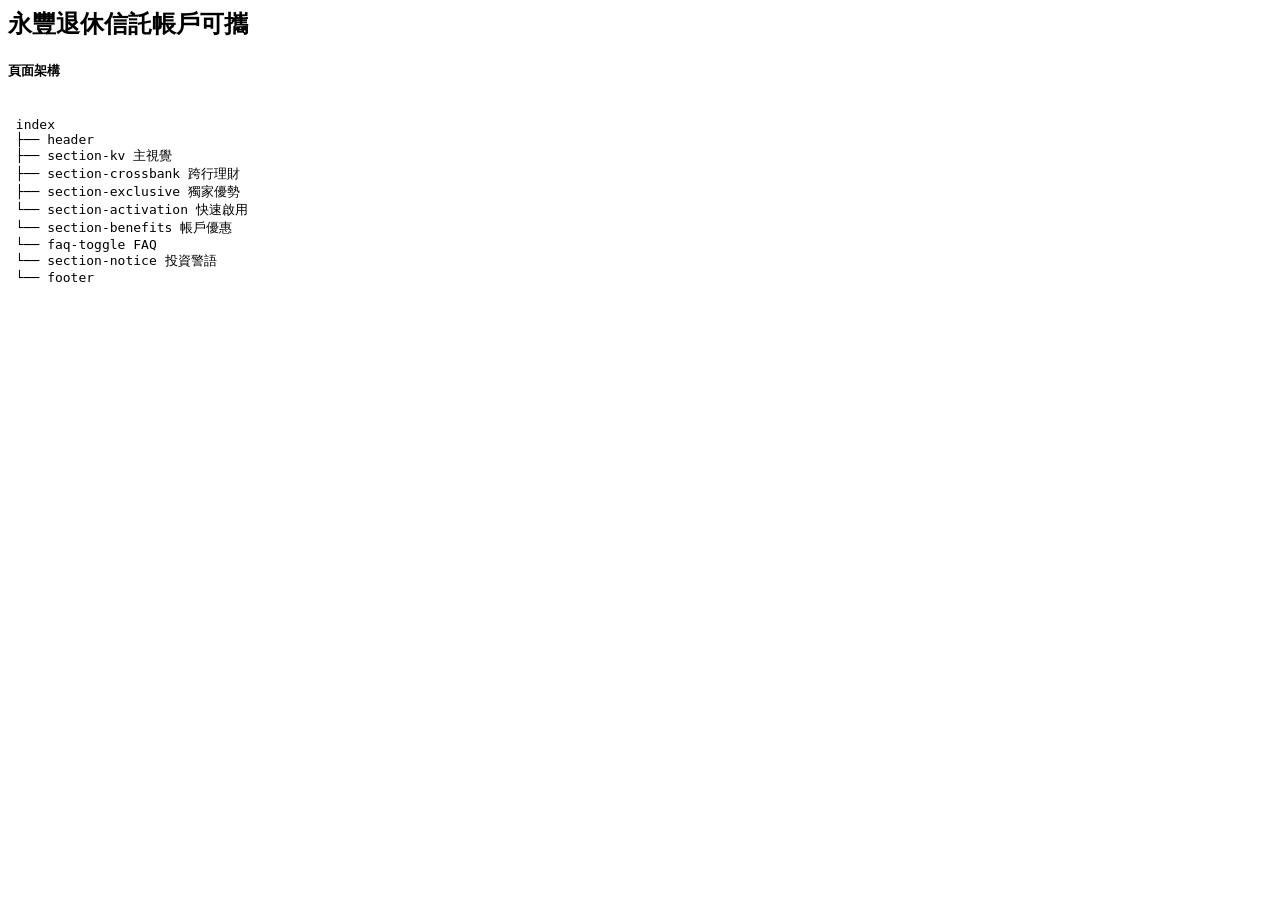
<file: README.html>
<html>
      <head>
        <meta charset="UTF-8">
        <title>README.md</title>
      </head>
      <body>
        <h2 id="-">永豐退休信託帳戶可攜</h2>
<h5 id="-">頁面架構</h5>
<pre><code>
 index
 ├── header
 ├── section-kv 主視覺
 ├── section-crossbank 跨行理財
 ├── section-exclusive 獨家優勢
 └── section-activation 快速啟用
 └── section-benefits 帳戶優惠
 └── faq-toggle FAQ
 └── section-notice 投資警語
 └── footer

</code></pre>
      </body>
    </html>
</file>
<file: css/all.css>
@charset "UTF-8";
/* http://meyerweb.com/eric/tools/css/reset/ 
   v2.0 | 20110126
   License: none (public domain)
*/
html,
body,
div,
span,
applet,
object,
iframe,
h1,
h2,
h3,
h4,
h5,
h6,
p,
blockquote,
pre,
a,
abbr,
acronym,
address,
big,
cite,
code,
del,
dfn,
em,
img,
ins,
kbd,
q,
s,
samp,
small,
strike,
strong,
tt,
var,
b,
u,
i,
center,
dl,
dt,
dd,
ol,
ul,
li,
fieldset,
form,
label,
legend,
table,
caption,
tbody,
tfoot,
thead,
tr,
th,
td,
article,
aside,
canvas,
details,
embed,
figure,
figcaption,
footer,
header,
hgroup,
menu,
nav,
output,
ruby,
section,
summary,
time,
mark,
audio,
video {
  margin: 0;
  padding: 0;
  border: 0;
  font-size: 100%;
  font: inherit;
  vertical-align: baseline; }

/* HTML5 display-role reset for older browsers */
article,
aside,
details,
figcaption,
figure,
footer,
header,
hgroup,
menu,
nav,
section,
main {
  display: block; }

body {
  line-height: 1; }

ol,
ul,
li,
a {
  list-style: none; }

a {
  text-decoration: none; }

button {
  -webkit-appearance: none;
  /* Safari 和 Chrome，常用於iOS下移除內建樣式 */
  -moz-appearance: none;
  /* FireFox */
  appearance: none; }

select {
  -webkit-appearance: none;
  -moz-appearance: none;
  /* for Chrome Firefox Edge */ }

select::-ms-expand {
  display: none;
  /* for IE11 */ }

textarea {
  -webkit-appearance: none; }

input,
button {
  border-radius: 0; }

a:focus,
input:focus,
select:focus,
textarea:focus,
button:focus,
summary:focus {
  outline: 0; }

@font-face {
  font-family: "MaruM";
  font-style: normal;
  font-display: swap;
  src: url("../font/GenSenRoundedTW-M.ttf") format("truetype"); }

@font-face {
  font-family: "MaruR";
  font-style: normal;
  font-display: swap;
  src: url("../font/GenSenRoundedTW-R.ttf") format("truetype"); }

@font-face {
  font-family: "Noto Sans TC";
  font-style: normal;
  font-weight: 500;
  font-display: swap;
  src: url("../font/NotoSansTC-Regular.ttf") format("truetype"); }

@font-face {
  font-family: "Noto Sans TC";
  font-style: normal;
  font-weight: 700;
  font-display: swap;
  src: url("../font/NotoSansTC-Medium.ttf") format("truetype"); }

@font-face {
  font-family: "Noto Sans TC";
  font-style: normal;
  font-weight: 900;
  font-display: swap;
  src: url("../font/NotoSansTC-Bold.ttf") format("truetype"); }

@font-face {
  font-family: "Roboto";
  font-style: normal;
  font-weight: 500;
  font-display: swap;
  src: url("../font/Roboto-Medium.ttf") format("truetype"); }

@font-face {
  font-family: "Roboto";
  font-style: normal;
  font-weight: 700;
  font-display: swap;
  src: url("../font/Roboto-Bold.ttf") format("truetype"); }

@font-face {
  font-family: "Roboto";
  font-style: normal;
  font-weight: 900;
  font-display: swap;
  src: url("../font/Roboto-Black.ttf") format("truetype"); }

@-ms-viewport {
  width: device-width; }

html {
  -webkit-box-sizing: border-box;
  box-sizing: border-box;
  -ms-overflow-style: scrollbar; }

*,
*::before,
*::after {
  -webkit-box-sizing: inherit;
  box-sizing: inherit; }

.container {
  width: 100%;
  padding-right: 0.75rem;
  padding-left: 0.75rem;
  margin-right: auto;
  margin-left: auto; }
  @media (min-width: 768px) {
    .container {
      max-width: 540px; } }
  @media (min-width: 1024px) {
    .container {
      max-width: 720px; } }
  @media (min-width: 1279px) {
    .container {
      max-width: 960px; } }
  @media (min-width: 1420px) {
    .container {
      max-width: 1140px; } }

.container-fluid {
  width: 100%;
  padding-right: 0.75rem;
  padding-left: 0.75rem;
  margin-right: auto;
  margin-left: auto; }

.row {
  display: -webkit-box;
  display: -ms-flexbox;
  display: flex;
  -ms-flex-wrap: wrap;
  flex-wrap: wrap;
  margin-right: -0.75rem;
  margin-left: -0.75rem; }

.no-gutters {
  margin-right: 0;
  margin-left: 0; }
  .no-gutters > .col,
  .no-gutters > [class*="col-"] {
    padding-right: 0;
    padding-left: 0; }

.col-xxs-1, .col-xxs-2, .col-xxs-3, .col-xxs-4, .col-xxs-5, .col-xxs-6, .col-xxs-7, .col-xxs-8, .col-xxs-9, .col-xxs-10, .col-xxs-11, .col-xxs-12, .col-xxs,
.col-xxs-auto, .col-xs-1, .col-xs-2, .col-xs-3, .col-xs-4, .col-xs-5, .col-xs-6, .col-xs-7, .col-xs-8, .col-xs-9, .col-xs-10, .col-xs-11, .col-xs-12, .col-xs,
.col-xs-auto, .col-sm-1, .col-sm-2, .col-sm-3, .col-sm-4, .col-sm-5, .col-sm-6, .col-sm-7, .col-sm-8, .col-sm-9, .col-sm-10, .col-sm-11, .col-sm-12, .col-sm,
.col-sm-auto, .col-ssm-1, .col-ssm-2, .col-ssm-3, .col-ssm-4, .col-ssm-5, .col-ssm-6, .col-ssm-7, .col-ssm-8, .col-ssm-9, .col-ssm-10, .col-ssm-11, .col-ssm-12, .col-ssm,
.col-ssm-auto, .col-md-1, .col-md-2, .col-md-3, .col-md-4, .col-md-5, .col-md-6, .col-md-7, .col-md-8, .col-md-9, .col-md-10, .col-md-11, .col-md-12, .col-md,
.col-md-auto, .col-lg-1, .col-lg-2, .col-lg-3, .col-lg-4, .col-lg-5, .col-lg-6, .col-lg-7, .col-lg-8, .col-lg-9, .col-lg-10, .col-lg-11, .col-lg-12, .col-lg,
.col-lg-auto, .col-xl-1, .col-xl-2, .col-xl-3, .col-xl-4, .col-xl-5, .col-xl-6, .col-xl-7, .col-xl-8, .col-xl-9, .col-xl-10, .col-xl-11, .col-xl-12, .col-xl,
.col-xl-auto {
  position: relative;
  width: 100%;
  min-height: 1px; }

@media (min-width: 320px) {
  .col-xxs {
    -ms-flex-preferred-size: 0;
    flex-basis: 0;
    -webkit-box-flex: 1;
    -ms-flex-positive: 1;
    flex-grow: 1;
    max-width: 100%; }
  .col-xxs-auto {
    -webkit-box-flex: 0;
    -ms-flex: 0 0 auto;
    flex: 0 0 auto;
    width: auto;
    max-width: none; }
  .col-xxs-1 {
    -webkit-box-flex: 0;
    -ms-flex: 0 0 8.33333%;
    flex: 0 0 8.33333%;
    max-width: 8.33333%; }
  .col-xxs-2 {
    -webkit-box-flex: 0;
    -ms-flex: 0 0 16.66667%;
    flex: 0 0 16.66667%;
    max-width: 16.66667%; }
  .col-xxs-3 {
    -webkit-box-flex: 0;
    -ms-flex: 0 0 25%;
    flex: 0 0 25%;
    max-width: 25%; }
  .col-xxs-4 {
    -webkit-box-flex: 0;
    -ms-flex: 0 0 33.33333%;
    flex: 0 0 33.33333%;
    max-width: 33.33333%; }
  .col-xxs-5 {
    -webkit-box-flex: 0;
    -ms-flex: 0 0 41.66667%;
    flex: 0 0 41.66667%;
    max-width: 41.66667%; }
  .col-xxs-6 {
    -webkit-box-flex: 0;
    -ms-flex: 0 0 50%;
    flex: 0 0 50%;
    max-width: 50%; }
  .col-xxs-7 {
    -webkit-box-flex: 0;
    -ms-flex: 0 0 58.33333%;
    flex: 0 0 58.33333%;
    max-width: 58.33333%; }
  .col-xxs-8 {
    -webkit-box-flex: 0;
    -ms-flex: 0 0 66.66667%;
    flex: 0 0 66.66667%;
    max-width: 66.66667%; }
  .col-xxs-9 {
    -webkit-box-flex: 0;
    -ms-flex: 0 0 75%;
    flex: 0 0 75%;
    max-width: 75%; }
  .col-xxs-10 {
    -webkit-box-flex: 0;
    -ms-flex: 0 0 83.33333%;
    flex: 0 0 83.33333%;
    max-width: 83.33333%; }
  .col-xxs-11 {
    -webkit-box-flex: 0;
    -ms-flex: 0 0 91.66667%;
    flex: 0 0 91.66667%;
    max-width: 91.66667%; }
  .col-xxs-12 {
    -webkit-box-flex: 0;
    -ms-flex: 0 0 100%;
    flex: 0 0 100%;
    max-width: 100%; }
  .order-xxs-first {
    -webkit-box-ordinal-group: 0;
    -ms-flex-order: -1;
    order: -1; }
  .order-xxs-last {
    -webkit-box-ordinal-group: 14;
    -ms-flex-order: 13;
    order: 13; }
  .order-xxs-0 {
    -webkit-box-ordinal-group: 1;
    -ms-flex-order: 0;
    order: 0; }
  .order-xxs-1 {
    -webkit-box-ordinal-group: 2;
    -ms-flex-order: 1;
    order: 1; }
  .order-xxs-2 {
    -webkit-box-ordinal-group: 3;
    -ms-flex-order: 2;
    order: 2; }
  .order-xxs-3 {
    -webkit-box-ordinal-group: 4;
    -ms-flex-order: 3;
    order: 3; }
  .order-xxs-4 {
    -webkit-box-ordinal-group: 5;
    -ms-flex-order: 4;
    order: 4; }
  .order-xxs-5 {
    -webkit-box-ordinal-group: 6;
    -ms-flex-order: 5;
    order: 5; }
  .order-xxs-6 {
    -webkit-box-ordinal-group: 7;
    -ms-flex-order: 6;
    order: 6; }
  .order-xxs-7 {
    -webkit-box-ordinal-group: 8;
    -ms-flex-order: 7;
    order: 7; }
  .order-xxs-8 {
    -webkit-box-ordinal-group: 9;
    -ms-flex-order: 8;
    order: 8; }
  .order-xxs-9 {
    -webkit-box-ordinal-group: 10;
    -ms-flex-order: 9;
    order: 9; }
  .order-xxs-10 {
    -webkit-box-ordinal-group: 11;
    -ms-flex-order: 10;
    order: 10; }
  .order-xxs-11 {
    -webkit-box-ordinal-group: 12;
    -ms-flex-order: 11;
    order: 11; }
  .order-xxs-12 {
    -webkit-box-ordinal-group: 13;
    -ms-flex-order: 12;
    order: 12; }
  .offset-xxs-0 {
    margin-left: 0; }
  .offset-xxs-1 {
    margin-left: 8.33333%; }
  .offset-xxs-2 {
    margin-left: 16.66667%; }
  .offset-xxs-3 {
    margin-left: 25%; }
  .offset-xxs-4 {
    margin-left: 33.33333%; }
  .offset-xxs-5 {
    margin-left: 41.66667%; }
  .offset-xxs-6 {
    margin-left: 50%; }
  .offset-xxs-7 {
    margin-left: 58.33333%; }
  .offset-xxs-8 {
    margin-left: 66.66667%; }
  .offset-xxs-9 {
    margin-left: 75%; }
  .offset-xxs-10 {
    margin-left: 83.33333%; }
  .offset-xxs-11 {
    margin-left: 91.66667%; } }

@media (min-width: 375px) {
  .col-xs {
    -ms-flex-preferred-size: 0;
    flex-basis: 0;
    -webkit-box-flex: 1;
    -ms-flex-positive: 1;
    flex-grow: 1;
    max-width: 100%; }
  .col-xs-auto {
    -webkit-box-flex: 0;
    -ms-flex: 0 0 auto;
    flex: 0 0 auto;
    width: auto;
    max-width: none; }
  .col-xs-1 {
    -webkit-box-flex: 0;
    -ms-flex: 0 0 8.33333%;
    flex: 0 0 8.33333%;
    max-width: 8.33333%; }
  .col-xs-2 {
    -webkit-box-flex: 0;
    -ms-flex: 0 0 16.66667%;
    flex: 0 0 16.66667%;
    max-width: 16.66667%; }
  .col-xs-3 {
    -webkit-box-flex: 0;
    -ms-flex: 0 0 25%;
    flex: 0 0 25%;
    max-width: 25%; }
  .col-xs-4 {
    -webkit-box-flex: 0;
    -ms-flex: 0 0 33.33333%;
    flex: 0 0 33.33333%;
    max-width: 33.33333%; }
  .col-xs-5 {
    -webkit-box-flex: 0;
    -ms-flex: 0 0 41.66667%;
    flex: 0 0 41.66667%;
    max-width: 41.66667%; }
  .col-xs-6 {
    -webkit-box-flex: 0;
    -ms-flex: 0 0 50%;
    flex: 0 0 50%;
    max-width: 50%; }
  .col-xs-7 {
    -webkit-box-flex: 0;
    -ms-flex: 0 0 58.33333%;
    flex: 0 0 58.33333%;
    max-width: 58.33333%; }
  .col-xs-8 {
    -webkit-box-flex: 0;
    -ms-flex: 0 0 66.66667%;
    flex: 0 0 66.66667%;
    max-width: 66.66667%; }
  .col-xs-9 {
    -webkit-box-flex: 0;
    -ms-flex: 0 0 75%;
    flex: 0 0 75%;
    max-width: 75%; }
  .col-xs-10 {
    -webkit-box-flex: 0;
    -ms-flex: 0 0 83.33333%;
    flex: 0 0 83.33333%;
    max-width: 83.33333%; }
  .col-xs-11 {
    -webkit-box-flex: 0;
    -ms-flex: 0 0 91.66667%;
    flex: 0 0 91.66667%;
    max-width: 91.66667%; }
  .col-xs-12 {
    -webkit-box-flex: 0;
    -ms-flex: 0 0 100%;
    flex: 0 0 100%;
    max-width: 100%; }
  .order-xs-first {
    -webkit-box-ordinal-group: 0;
    -ms-flex-order: -1;
    order: -1; }
  .order-xs-last {
    -webkit-box-ordinal-group: 14;
    -ms-flex-order: 13;
    order: 13; }
  .order-xs-0 {
    -webkit-box-ordinal-group: 1;
    -ms-flex-order: 0;
    order: 0; }
  .order-xs-1 {
    -webkit-box-ordinal-group: 2;
    -ms-flex-order: 1;
    order: 1; }
  .order-xs-2 {
    -webkit-box-ordinal-group: 3;
    -ms-flex-order: 2;
    order: 2; }
  .order-xs-3 {
    -webkit-box-ordinal-group: 4;
    -ms-flex-order: 3;
    order: 3; }
  .order-xs-4 {
    -webkit-box-ordinal-group: 5;
    -ms-flex-order: 4;
    order: 4; }
  .order-xs-5 {
    -webkit-box-ordinal-group: 6;
    -ms-flex-order: 5;
    order: 5; }
  .order-xs-6 {
    -webkit-box-ordinal-group: 7;
    -ms-flex-order: 6;
    order: 6; }
  .order-xs-7 {
    -webkit-box-ordinal-group: 8;
    -ms-flex-order: 7;
    order: 7; }
  .order-xs-8 {
    -webkit-box-ordinal-group: 9;
    -ms-flex-order: 8;
    order: 8; }
  .order-xs-9 {
    -webkit-box-ordinal-group: 10;
    -ms-flex-order: 9;
    order: 9; }
  .order-xs-10 {
    -webkit-box-ordinal-group: 11;
    -ms-flex-order: 10;
    order: 10; }
  .order-xs-11 {
    -webkit-box-ordinal-group: 12;
    -ms-flex-order: 11;
    order: 11; }
  .order-xs-12 {
    -webkit-box-ordinal-group: 13;
    -ms-flex-order: 12;
    order: 12; }
  .offset-xs-0 {
    margin-left: 0; }
  .offset-xs-1 {
    margin-left: 8.33333%; }
  .offset-xs-2 {
    margin-left: 16.66667%; }
  .offset-xs-3 {
    margin-left: 25%; }
  .offset-xs-4 {
    margin-left: 33.33333%; }
  .offset-xs-5 {
    margin-left: 41.66667%; }
  .offset-xs-6 {
    margin-left: 50%; }
  .offset-xs-7 {
    margin-left: 58.33333%; }
  .offset-xs-8 {
    margin-left: 66.66667%; }
  .offset-xs-9 {
    margin-left: 75%; }
  .offset-xs-10 {
    margin-left: 83.33333%; }
  .offset-xs-11 {
    margin-left: 91.66667%; } }

@media (min-width: 768px) {
  .col-sm {
    -ms-flex-preferred-size: 0;
    flex-basis: 0;
    -webkit-box-flex: 1;
    -ms-flex-positive: 1;
    flex-grow: 1;
    max-width: 100%; }
  .col-sm-auto {
    -webkit-box-flex: 0;
    -ms-flex: 0 0 auto;
    flex: 0 0 auto;
    width: auto;
    max-width: none; }
  .col-sm-1 {
    -webkit-box-flex: 0;
    -ms-flex: 0 0 8.33333%;
    flex: 0 0 8.33333%;
    max-width: 8.33333%; }
  .col-sm-2 {
    -webkit-box-flex: 0;
    -ms-flex: 0 0 16.66667%;
    flex: 0 0 16.66667%;
    max-width: 16.66667%; }
  .col-sm-3 {
    -webkit-box-flex: 0;
    -ms-flex: 0 0 25%;
    flex: 0 0 25%;
    max-width: 25%; }
  .col-sm-4 {
    -webkit-box-flex: 0;
    -ms-flex: 0 0 33.33333%;
    flex: 0 0 33.33333%;
    max-width: 33.33333%; }
  .col-sm-5 {
    -webkit-box-flex: 0;
    -ms-flex: 0 0 41.66667%;
    flex: 0 0 41.66667%;
    max-width: 41.66667%; }
  .col-sm-6 {
    -webkit-box-flex: 0;
    -ms-flex: 0 0 50%;
    flex: 0 0 50%;
    max-width: 50%; }
  .col-sm-7 {
    -webkit-box-flex: 0;
    -ms-flex: 0 0 58.33333%;
    flex: 0 0 58.33333%;
    max-width: 58.33333%; }
  .col-sm-8 {
    -webkit-box-flex: 0;
    -ms-flex: 0 0 66.66667%;
    flex: 0 0 66.66667%;
    max-width: 66.66667%; }
  .col-sm-9 {
    -webkit-box-flex: 0;
    -ms-flex: 0 0 75%;
    flex: 0 0 75%;
    max-width: 75%; }
  .col-sm-10 {
    -webkit-box-flex: 0;
    -ms-flex: 0 0 83.33333%;
    flex: 0 0 83.33333%;
    max-width: 83.33333%; }
  .col-sm-11 {
    -webkit-box-flex: 0;
    -ms-flex: 0 0 91.66667%;
    flex: 0 0 91.66667%;
    max-width: 91.66667%; }
  .col-sm-12 {
    -webkit-box-flex: 0;
    -ms-flex: 0 0 100%;
    flex: 0 0 100%;
    max-width: 100%; }
  .order-sm-first {
    -webkit-box-ordinal-group: 0;
    -ms-flex-order: -1;
    order: -1; }
  .order-sm-last {
    -webkit-box-ordinal-group: 14;
    -ms-flex-order: 13;
    order: 13; }
  .order-sm-0 {
    -webkit-box-ordinal-group: 1;
    -ms-flex-order: 0;
    order: 0; }
  .order-sm-1 {
    -webkit-box-ordinal-group: 2;
    -ms-flex-order: 1;
    order: 1; }
  .order-sm-2 {
    -webkit-box-ordinal-group: 3;
    -ms-flex-order: 2;
    order: 2; }
  .order-sm-3 {
    -webkit-box-ordinal-group: 4;
    -ms-flex-order: 3;
    order: 3; }
  .order-sm-4 {
    -webkit-box-ordinal-group: 5;
    -ms-flex-order: 4;
    order: 4; }
  .order-sm-5 {
    -webkit-box-ordinal-group: 6;
    -ms-flex-order: 5;
    order: 5; }
  .order-sm-6 {
    -webkit-box-ordinal-group: 7;
    -ms-flex-order: 6;
    order: 6; }
  .order-sm-7 {
    -webkit-box-ordinal-group: 8;
    -ms-flex-order: 7;
    order: 7; }
  .order-sm-8 {
    -webkit-box-ordinal-group: 9;
    -ms-flex-order: 8;
    order: 8; }
  .order-sm-9 {
    -webkit-box-ordinal-group: 10;
    -ms-flex-order: 9;
    order: 9; }
  .order-sm-10 {
    -webkit-box-ordinal-group: 11;
    -ms-flex-order: 10;
    order: 10; }
  .order-sm-11 {
    -webkit-box-ordinal-group: 12;
    -ms-flex-order: 11;
    order: 11; }
  .order-sm-12 {
    -webkit-box-ordinal-group: 13;
    -ms-flex-order: 12;
    order: 12; }
  .offset-sm-0 {
    margin-left: 0; }
  .offset-sm-1 {
    margin-left: 8.33333%; }
  .offset-sm-2 {
    margin-left: 16.66667%; }
  .offset-sm-3 {
    margin-left: 25%; }
  .offset-sm-4 {
    margin-left: 33.33333%; }
  .offset-sm-5 {
    margin-left: 41.66667%; }
  .offset-sm-6 {
    margin-left: 50%; }
  .offset-sm-7 {
    margin-left: 58.33333%; }
  .offset-sm-8 {
    margin-left: 66.66667%; }
  .offset-sm-9 {
    margin-left: 75%; }
  .offset-sm-10 {
    margin-left: 83.33333%; }
  .offset-sm-11 {
    margin-left: 91.66667%; } }

@media (min-width: 991px) {
  .col-ssm {
    -ms-flex-preferred-size: 0;
    flex-basis: 0;
    -webkit-box-flex: 1;
    -ms-flex-positive: 1;
    flex-grow: 1;
    max-width: 100%; }
  .col-ssm-auto {
    -webkit-box-flex: 0;
    -ms-flex: 0 0 auto;
    flex: 0 0 auto;
    width: auto;
    max-width: none; }
  .col-ssm-1 {
    -webkit-box-flex: 0;
    -ms-flex: 0 0 8.33333%;
    flex: 0 0 8.33333%;
    max-width: 8.33333%; }
  .col-ssm-2 {
    -webkit-box-flex: 0;
    -ms-flex: 0 0 16.66667%;
    flex: 0 0 16.66667%;
    max-width: 16.66667%; }
  .col-ssm-3 {
    -webkit-box-flex: 0;
    -ms-flex: 0 0 25%;
    flex: 0 0 25%;
    max-width: 25%; }
  .col-ssm-4 {
    -webkit-box-flex: 0;
    -ms-flex: 0 0 33.33333%;
    flex: 0 0 33.33333%;
    max-width: 33.33333%; }
  .col-ssm-5 {
    -webkit-box-flex: 0;
    -ms-flex: 0 0 41.66667%;
    flex: 0 0 41.66667%;
    max-width: 41.66667%; }
  .col-ssm-6 {
    -webkit-box-flex: 0;
    -ms-flex: 0 0 50%;
    flex: 0 0 50%;
    max-width: 50%; }
  .col-ssm-7 {
    -webkit-box-flex: 0;
    -ms-flex: 0 0 58.33333%;
    flex: 0 0 58.33333%;
    max-width: 58.33333%; }
  .col-ssm-8 {
    -webkit-box-flex: 0;
    -ms-flex: 0 0 66.66667%;
    flex: 0 0 66.66667%;
    max-width: 66.66667%; }
  .col-ssm-9 {
    -webkit-box-flex: 0;
    -ms-flex: 0 0 75%;
    flex: 0 0 75%;
    max-width: 75%; }
  .col-ssm-10 {
    -webkit-box-flex: 0;
    -ms-flex: 0 0 83.33333%;
    flex: 0 0 83.33333%;
    max-width: 83.33333%; }
  .col-ssm-11 {
    -webkit-box-flex: 0;
    -ms-flex: 0 0 91.66667%;
    flex: 0 0 91.66667%;
    max-width: 91.66667%; }
  .col-ssm-12 {
    -webkit-box-flex: 0;
    -ms-flex: 0 0 100%;
    flex: 0 0 100%;
    max-width: 100%; }
  .order-ssm-first {
    -webkit-box-ordinal-group: 0;
    -ms-flex-order: -1;
    order: -1; }
  .order-ssm-last {
    -webkit-box-ordinal-group: 14;
    -ms-flex-order: 13;
    order: 13; }
  .order-ssm-0 {
    -webkit-box-ordinal-group: 1;
    -ms-flex-order: 0;
    order: 0; }
  .order-ssm-1 {
    -webkit-box-ordinal-group: 2;
    -ms-flex-order: 1;
    order: 1; }
  .order-ssm-2 {
    -webkit-box-ordinal-group: 3;
    -ms-flex-order: 2;
    order: 2; }
  .order-ssm-3 {
    -webkit-box-ordinal-group: 4;
    -ms-flex-order: 3;
    order: 3; }
  .order-ssm-4 {
    -webkit-box-ordinal-group: 5;
    -ms-flex-order: 4;
    order: 4; }
  .order-ssm-5 {
    -webkit-box-ordinal-group: 6;
    -ms-flex-order: 5;
    order: 5; }
  .order-ssm-6 {
    -webkit-box-ordinal-group: 7;
    -ms-flex-order: 6;
    order: 6; }
  .order-ssm-7 {
    -webkit-box-ordinal-group: 8;
    -ms-flex-order: 7;
    order: 7; }
  .order-ssm-8 {
    -webkit-box-ordinal-group: 9;
    -ms-flex-order: 8;
    order: 8; }
  .order-ssm-9 {
    -webkit-box-ordinal-group: 10;
    -ms-flex-order: 9;
    order: 9; }
  .order-ssm-10 {
    -webkit-box-ordinal-group: 11;
    -ms-flex-order: 10;
    order: 10; }
  .order-ssm-11 {
    -webkit-box-ordinal-group: 12;
    -ms-flex-order: 11;
    order: 11; }
  .order-ssm-12 {
    -webkit-box-ordinal-group: 13;
    -ms-flex-order: 12;
    order: 12; }
  .offset-ssm-0 {
    margin-left: 0; }
  .offset-ssm-1 {
    margin-left: 8.33333%; }
  .offset-ssm-2 {
    margin-left: 16.66667%; }
  .offset-ssm-3 {
    margin-left: 25%; }
  .offset-ssm-4 {
    margin-left: 33.33333%; }
  .offset-ssm-5 {
    margin-left: 41.66667%; }
  .offset-ssm-6 {
    margin-left: 50%; }
  .offset-ssm-7 {
    margin-left: 58.33333%; }
  .offset-ssm-8 {
    margin-left: 66.66667%; }
  .offset-ssm-9 {
    margin-left: 75%; }
  .offset-ssm-10 {
    margin-left: 83.33333%; }
  .offset-ssm-11 {
    margin-left: 91.66667%; } }

@media (min-width: 1024px) {
  .col-md {
    -ms-flex-preferred-size: 0;
    flex-basis: 0;
    -webkit-box-flex: 1;
    -ms-flex-positive: 1;
    flex-grow: 1;
    max-width: 100%; }
  .col-md-auto {
    -webkit-box-flex: 0;
    -ms-flex: 0 0 auto;
    flex: 0 0 auto;
    width: auto;
    max-width: none; }
  .col-md-1 {
    -webkit-box-flex: 0;
    -ms-flex: 0 0 8.33333%;
    flex: 0 0 8.33333%;
    max-width: 8.33333%; }
  .col-md-2 {
    -webkit-box-flex: 0;
    -ms-flex: 0 0 16.66667%;
    flex: 0 0 16.66667%;
    max-width: 16.66667%; }
  .col-md-3 {
    -webkit-box-flex: 0;
    -ms-flex: 0 0 25%;
    flex: 0 0 25%;
    max-width: 25%; }
  .col-md-4 {
    -webkit-box-flex: 0;
    -ms-flex: 0 0 33.33333%;
    flex: 0 0 33.33333%;
    max-width: 33.33333%; }
  .col-md-5 {
    -webkit-box-flex: 0;
    -ms-flex: 0 0 41.66667%;
    flex: 0 0 41.66667%;
    max-width: 41.66667%; }
  .col-md-6 {
    -webkit-box-flex: 0;
    -ms-flex: 0 0 50%;
    flex: 0 0 50%;
    max-width: 50%; }
  .col-md-7 {
    -webkit-box-flex: 0;
    -ms-flex: 0 0 58.33333%;
    flex: 0 0 58.33333%;
    max-width: 58.33333%; }
  .col-md-8 {
    -webkit-box-flex: 0;
    -ms-flex: 0 0 66.66667%;
    flex: 0 0 66.66667%;
    max-width: 66.66667%; }
  .col-md-9 {
    -webkit-box-flex: 0;
    -ms-flex: 0 0 75%;
    flex: 0 0 75%;
    max-width: 75%; }
  .col-md-10 {
    -webkit-box-flex: 0;
    -ms-flex: 0 0 83.33333%;
    flex: 0 0 83.33333%;
    max-width: 83.33333%; }
  .col-md-11 {
    -webkit-box-flex: 0;
    -ms-flex: 0 0 91.66667%;
    flex: 0 0 91.66667%;
    max-width: 91.66667%; }
  .col-md-12 {
    -webkit-box-flex: 0;
    -ms-flex: 0 0 100%;
    flex: 0 0 100%;
    max-width: 100%; }
  .order-md-first {
    -webkit-box-ordinal-group: 0;
    -ms-flex-order: -1;
    order: -1; }
  .order-md-last {
    -webkit-box-ordinal-group: 14;
    -ms-flex-order: 13;
    order: 13; }
  .order-md-0 {
    -webkit-box-ordinal-group: 1;
    -ms-flex-order: 0;
    order: 0; }
  .order-md-1 {
    -webkit-box-ordinal-group: 2;
    -ms-flex-order: 1;
    order: 1; }
  .order-md-2 {
    -webkit-box-ordinal-group: 3;
    -ms-flex-order: 2;
    order: 2; }
  .order-md-3 {
    -webkit-box-ordinal-group: 4;
    -ms-flex-order: 3;
    order: 3; }
  .order-md-4 {
    -webkit-box-ordinal-group: 5;
    -ms-flex-order: 4;
    order: 4; }
  .order-md-5 {
    -webkit-box-ordinal-group: 6;
    -ms-flex-order: 5;
    order: 5; }
  .order-md-6 {
    -webkit-box-ordinal-group: 7;
    -ms-flex-order: 6;
    order: 6; }
  .order-md-7 {
    -webkit-box-ordinal-group: 8;
    -ms-flex-order: 7;
    order: 7; }
  .order-md-8 {
    -webkit-box-ordinal-group: 9;
    -ms-flex-order: 8;
    order: 8; }
  .order-md-9 {
    -webkit-box-ordinal-group: 10;
    -ms-flex-order: 9;
    order: 9; }
  .order-md-10 {
    -webkit-box-ordinal-group: 11;
    -ms-flex-order: 10;
    order: 10; }
  .order-md-11 {
    -webkit-box-ordinal-group: 12;
    -ms-flex-order: 11;
    order: 11; }
  .order-md-12 {
    -webkit-box-ordinal-group: 13;
    -ms-flex-order: 12;
    order: 12; }
  .offset-md-0 {
    margin-left: 0; }
  .offset-md-1 {
    margin-left: 8.33333%; }
  .offset-md-2 {
    margin-left: 16.66667%; }
  .offset-md-3 {
    margin-left: 25%; }
  .offset-md-4 {
    margin-left: 33.33333%; }
  .offset-md-5 {
    margin-left: 41.66667%; }
  .offset-md-6 {
    margin-left: 50%; }
  .offset-md-7 {
    margin-left: 58.33333%; }
  .offset-md-8 {
    margin-left: 66.66667%; }
  .offset-md-9 {
    margin-left: 75%; }
  .offset-md-10 {
    margin-left: 83.33333%; }
  .offset-md-11 {
    margin-left: 91.66667%; } }

@media (min-width: 1279px) {
  .col-lg {
    -ms-flex-preferred-size: 0;
    flex-basis: 0;
    -webkit-box-flex: 1;
    -ms-flex-positive: 1;
    flex-grow: 1;
    max-width: 100%; }
  .col-lg-auto {
    -webkit-box-flex: 0;
    -ms-flex: 0 0 auto;
    flex: 0 0 auto;
    width: auto;
    max-width: none; }
  .col-lg-1 {
    -webkit-box-flex: 0;
    -ms-flex: 0 0 8.33333%;
    flex: 0 0 8.33333%;
    max-width: 8.33333%; }
  .col-lg-2 {
    -webkit-box-flex: 0;
    -ms-flex: 0 0 16.66667%;
    flex: 0 0 16.66667%;
    max-width: 16.66667%; }
  .col-lg-3 {
    -webkit-box-flex: 0;
    -ms-flex: 0 0 25%;
    flex: 0 0 25%;
    max-width: 25%; }
  .col-lg-4 {
    -webkit-box-flex: 0;
    -ms-flex: 0 0 33.33333%;
    flex: 0 0 33.33333%;
    max-width: 33.33333%; }
  .col-lg-5 {
    -webkit-box-flex: 0;
    -ms-flex: 0 0 41.66667%;
    flex: 0 0 41.66667%;
    max-width: 41.66667%; }
  .col-lg-6 {
    -webkit-box-flex: 0;
    -ms-flex: 0 0 50%;
    flex: 0 0 50%;
    max-width: 50%; }
  .col-lg-7 {
    -webkit-box-flex: 0;
    -ms-flex: 0 0 58.33333%;
    flex: 0 0 58.33333%;
    max-width: 58.33333%; }
  .col-lg-8 {
    -webkit-box-flex: 0;
    -ms-flex: 0 0 66.66667%;
    flex: 0 0 66.66667%;
    max-width: 66.66667%; }
  .col-lg-9 {
    -webkit-box-flex: 0;
    -ms-flex: 0 0 75%;
    flex: 0 0 75%;
    max-width: 75%; }
  .col-lg-10 {
    -webkit-box-flex: 0;
    -ms-flex: 0 0 83.33333%;
    flex: 0 0 83.33333%;
    max-width: 83.33333%; }
  .col-lg-11 {
    -webkit-box-flex: 0;
    -ms-flex: 0 0 91.66667%;
    flex: 0 0 91.66667%;
    max-width: 91.66667%; }
  .col-lg-12 {
    -webkit-box-flex: 0;
    -ms-flex: 0 0 100%;
    flex: 0 0 100%;
    max-width: 100%; }
  .order-lg-first {
    -webkit-box-ordinal-group: 0;
    -ms-flex-order: -1;
    order: -1; }
  .order-lg-last {
    -webkit-box-ordinal-group: 14;
    -ms-flex-order: 13;
    order: 13; }
  .order-lg-0 {
    -webkit-box-ordinal-group: 1;
    -ms-flex-order: 0;
    order: 0; }
  .order-lg-1 {
    -webkit-box-ordinal-group: 2;
    -ms-flex-order: 1;
    order: 1; }
  .order-lg-2 {
    -webkit-box-ordinal-group: 3;
    -ms-flex-order: 2;
    order: 2; }
  .order-lg-3 {
    -webkit-box-ordinal-group: 4;
    -ms-flex-order: 3;
    order: 3; }
  .order-lg-4 {
    -webkit-box-ordinal-group: 5;
    -ms-flex-order: 4;
    order: 4; }
  .order-lg-5 {
    -webkit-box-ordinal-group: 6;
    -ms-flex-order: 5;
    order: 5; }
  .order-lg-6 {
    -webkit-box-ordinal-group: 7;
    -ms-flex-order: 6;
    order: 6; }
  .order-lg-7 {
    -webkit-box-ordinal-group: 8;
    -ms-flex-order: 7;
    order: 7; }
  .order-lg-8 {
    -webkit-box-ordinal-group: 9;
    -ms-flex-order: 8;
    order: 8; }
  .order-lg-9 {
    -webkit-box-ordinal-group: 10;
    -ms-flex-order: 9;
    order: 9; }
  .order-lg-10 {
    -webkit-box-ordinal-group: 11;
    -ms-flex-order: 10;
    order: 10; }
  .order-lg-11 {
    -webkit-box-ordinal-group: 12;
    -ms-flex-order: 11;
    order: 11; }
  .order-lg-12 {
    -webkit-box-ordinal-group: 13;
    -ms-flex-order: 12;
    order: 12; }
  .offset-lg-0 {
    margin-left: 0; }
  .offset-lg-1 {
    margin-left: 8.33333%; }
  .offset-lg-2 {
    margin-left: 16.66667%; }
  .offset-lg-3 {
    margin-left: 25%; }
  .offset-lg-4 {
    margin-left: 33.33333%; }
  .offset-lg-5 {
    margin-left: 41.66667%; }
  .offset-lg-6 {
    margin-left: 50%; }
  .offset-lg-7 {
    margin-left: 58.33333%; }
  .offset-lg-8 {
    margin-left: 66.66667%; }
  .offset-lg-9 {
    margin-left: 75%; }
  .offset-lg-10 {
    margin-left: 83.33333%; }
  .offset-lg-11 {
    margin-left: 91.66667%; } }

@media (min-width: 1420px) {
  .col-xl {
    -ms-flex-preferred-size: 0;
    flex-basis: 0;
    -webkit-box-flex: 1;
    -ms-flex-positive: 1;
    flex-grow: 1;
    max-width: 100%; }
  .col-xl-auto {
    -webkit-box-flex: 0;
    -ms-flex: 0 0 auto;
    flex: 0 0 auto;
    width: auto;
    max-width: none; }
  .col-xl-1 {
    -webkit-box-flex: 0;
    -ms-flex: 0 0 8.33333%;
    flex: 0 0 8.33333%;
    max-width: 8.33333%; }
  .col-xl-2 {
    -webkit-box-flex: 0;
    -ms-flex: 0 0 16.66667%;
    flex: 0 0 16.66667%;
    max-width: 16.66667%; }
  .col-xl-3 {
    -webkit-box-flex: 0;
    -ms-flex: 0 0 25%;
    flex: 0 0 25%;
    max-width: 25%; }
  .col-xl-4 {
    -webkit-box-flex: 0;
    -ms-flex: 0 0 33.33333%;
    flex: 0 0 33.33333%;
    max-width: 33.33333%; }
  .col-xl-5 {
    -webkit-box-flex: 0;
    -ms-flex: 0 0 41.66667%;
    flex: 0 0 41.66667%;
    max-width: 41.66667%; }
  .col-xl-6 {
    -webkit-box-flex: 0;
    -ms-flex: 0 0 50%;
    flex: 0 0 50%;
    max-width: 50%; }
  .col-xl-7 {
    -webkit-box-flex: 0;
    -ms-flex: 0 0 58.33333%;
    flex: 0 0 58.33333%;
    max-width: 58.33333%; }
  .col-xl-8 {
    -webkit-box-flex: 0;
    -ms-flex: 0 0 66.66667%;
    flex: 0 0 66.66667%;
    max-width: 66.66667%; }
  .col-xl-9 {
    -webkit-box-flex: 0;
    -ms-flex: 0 0 75%;
    flex: 0 0 75%;
    max-width: 75%; }
  .col-xl-10 {
    -webkit-box-flex: 0;
    -ms-flex: 0 0 83.33333%;
    flex: 0 0 83.33333%;
    max-width: 83.33333%; }
  .col-xl-11 {
    -webkit-box-flex: 0;
    -ms-flex: 0 0 91.66667%;
    flex: 0 0 91.66667%;
    max-width: 91.66667%; }
  .col-xl-12 {
    -webkit-box-flex: 0;
    -ms-flex: 0 0 100%;
    flex: 0 0 100%;
    max-width: 100%; }
  .order-xl-first {
    -webkit-box-ordinal-group: 0;
    -ms-flex-order: -1;
    order: -1; }
  .order-xl-last {
    -webkit-box-ordinal-group: 14;
    -ms-flex-order: 13;
    order: 13; }
  .order-xl-0 {
    -webkit-box-ordinal-group: 1;
    -ms-flex-order: 0;
    order: 0; }
  .order-xl-1 {
    -webkit-box-ordinal-group: 2;
    -ms-flex-order: 1;
    order: 1; }
  .order-xl-2 {
    -webkit-box-ordinal-group: 3;
    -ms-flex-order: 2;
    order: 2; }
  .order-xl-3 {
    -webkit-box-ordinal-group: 4;
    -ms-flex-order: 3;
    order: 3; }
  .order-xl-4 {
    -webkit-box-ordinal-group: 5;
    -ms-flex-order: 4;
    order: 4; }
  .order-xl-5 {
    -webkit-box-ordinal-group: 6;
    -ms-flex-order: 5;
    order: 5; }
  .order-xl-6 {
    -webkit-box-ordinal-group: 7;
    -ms-flex-order: 6;
    order: 6; }
  .order-xl-7 {
    -webkit-box-ordinal-group: 8;
    -ms-flex-order: 7;
    order: 7; }
  .order-xl-8 {
    -webkit-box-ordinal-group: 9;
    -ms-flex-order: 8;
    order: 8; }
  .order-xl-9 {
    -webkit-box-ordinal-group: 10;
    -ms-flex-order: 9;
    order: 9; }
  .order-xl-10 {
    -webkit-box-ordinal-group: 11;
    -ms-flex-order: 10;
    order: 10; }
  .order-xl-11 {
    -webkit-box-ordinal-group: 12;
    -ms-flex-order: 11;
    order: 11; }
  .order-xl-12 {
    -webkit-box-ordinal-group: 13;
    -ms-flex-order: 12;
    order: 12; }
  .offset-xl-0 {
    margin-left: 0; }
  .offset-xl-1 {
    margin-left: 8.33333%; }
  .offset-xl-2 {
    margin-left: 16.66667%; }
  .offset-xl-3 {
    margin-left: 25%; }
  .offset-xl-4 {
    margin-left: 33.33333%; }
  .offset-xl-5 {
    margin-left: 41.66667%; }
  .offset-xl-6 {
    margin-left: 50%; }
  .offset-xl-7 {
    margin-left: 58.33333%; }
  .offset-xl-8 {
    margin-left: 66.66667%; }
  .offset-xl-9 {
    margin-left: 75%; }
  .offset-xl-10 {
    margin-left: 83.33333%; }
  .offset-xl-11 {
    margin-left: 91.66667%; } }

@media (min-width: 320px) {
  .d-xxs-none {
    display: none !important; }
  .d-xxs-inline {
    display: inline !important; }
  .d-xxs-inline-block {
    display: inline-block !important; }
  .d-xxs-block {
    display: block !important; }
  .d-xxs-table {
    display: table !important; }
  .d-xxs-table-row {
    display: table-row !important; }
  .d-xxs-table-cell {
    display: table-cell !important; }
  .d-xxs-flex {
    display: -webkit-box !important;
    display: -ms-flexbox !important;
    display: flex !important; }
  .d-xxs-inline-flex {
    display: -webkit-inline-box !important;
    display: -ms-inline-flexbox !important;
    display: inline-flex !important; } }

@media (min-width: 375px) {
  .d-xs-none {
    display: none !important; }
  .d-xs-inline {
    display: inline !important; }
  .d-xs-inline-block {
    display: inline-block !important; }
  .d-xs-block {
    display: block !important; }
  .d-xs-table {
    display: table !important; }
  .d-xs-table-row {
    display: table-row !important; }
  .d-xs-table-cell {
    display: table-cell !important; }
  .d-xs-flex {
    display: -webkit-box !important;
    display: -ms-flexbox !important;
    display: flex !important; }
  .d-xs-inline-flex {
    display: -webkit-inline-box !important;
    display: -ms-inline-flexbox !important;
    display: inline-flex !important; } }

@media (min-width: 768px) {
  .d-sm-none {
    display: none !important; }
  .d-sm-inline {
    display: inline !important; }
  .d-sm-inline-block {
    display: inline-block !important; }
  .d-sm-block {
    display: block !important; }
  .d-sm-table {
    display: table !important; }
  .d-sm-table-row {
    display: table-row !important; }
  .d-sm-table-cell {
    display: table-cell !important; }
  .d-sm-flex {
    display: -webkit-box !important;
    display: -ms-flexbox !important;
    display: flex !important; }
  .d-sm-inline-flex {
    display: -webkit-inline-box !important;
    display: -ms-inline-flexbox !important;
    display: inline-flex !important; } }

@media (min-width: 991px) {
  .d-ssm-none {
    display: none !important; }
  .d-ssm-inline {
    display: inline !important; }
  .d-ssm-inline-block {
    display: inline-block !important; }
  .d-ssm-block {
    display: block !important; }
  .d-ssm-table {
    display: table !important; }
  .d-ssm-table-row {
    display: table-row !important; }
  .d-ssm-table-cell {
    display: table-cell !important; }
  .d-ssm-flex {
    display: -webkit-box !important;
    display: -ms-flexbox !important;
    display: flex !important; }
  .d-ssm-inline-flex {
    display: -webkit-inline-box !important;
    display: -ms-inline-flexbox !important;
    display: inline-flex !important; } }

@media (min-width: 1024px) {
  .d-md-none {
    display: none !important; }
  .d-md-inline {
    display: inline !important; }
  .d-md-inline-block {
    display: inline-block !important; }
  .d-md-block {
    display: block !important; }
  .d-md-table {
    display: table !important; }
  .d-md-table-row {
    display: table-row !important; }
  .d-md-table-cell {
    display: table-cell !important; }
  .d-md-flex {
    display: -webkit-box !important;
    display: -ms-flexbox !important;
    display: flex !important; }
  .d-md-inline-flex {
    display: -webkit-inline-box !important;
    display: -ms-inline-flexbox !important;
    display: inline-flex !important; } }

@media (min-width: 1279px) {
  .d-lg-none {
    display: none !important; }
  .d-lg-inline {
    display: inline !important; }
  .d-lg-inline-block {
    display: inline-block !important; }
  .d-lg-block {
    display: block !important; }
  .d-lg-table {
    display: table !important; }
  .d-lg-table-row {
    display: table-row !important; }
  .d-lg-table-cell {
    display: table-cell !important; }
  .d-lg-flex {
    display: -webkit-box !important;
    display: -ms-flexbox !important;
    display: flex !important; }
  .d-lg-inline-flex {
    display: -webkit-inline-box !important;
    display: -ms-inline-flexbox !important;
    display: inline-flex !important; } }

@media (min-width: 1420px) {
  .d-xl-none {
    display: none !important; }
  .d-xl-inline {
    display: inline !important; }
  .d-xl-inline-block {
    display: inline-block !important; }
  .d-xl-block {
    display: block !important; }
  .d-xl-table {
    display: table !important; }
  .d-xl-table-row {
    display: table-row !important; }
  .d-xl-table-cell {
    display: table-cell !important; }
  .d-xl-flex {
    display: -webkit-box !important;
    display: -ms-flexbox !important;
    display: flex !important; }
  .d-xl-inline-flex {
    display: -webkit-inline-box !important;
    display: -ms-inline-flexbox !important;
    display: inline-flex !important; } }

@media print {
  .d-print-none {
    display: none !important; }
  .d-print-inline {
    display: inline !important; }
  .d-print-inline-block {
    display: inline-block !important; }
  .d-print-block {
    display: block !important; }
  .d-print-table {
    display: table !important; }
  .d-print-table-row {
    display: table-row !important; }
  .d-print-table-cell {
    display: table-cell !important; }
  .d-print-flex {
    display: -webkit-box !important;
    display: -ms-flexbox !important;
    display: flex !important; }
  .d-print-inline-flex {
    display: -webkit-inline-box !important;
    display: -ms-inline-flexbox !important;
    display: inline-flex !important; } }

@media (min-width: 320px) {
  .flex-xxs-row {
    -webkit-box-orient: horizontal !important;
    -webkit-box-direction: normal !important;
    -ms-flex-direction: row !important;
    flex-direction: row !important; }
  .flex-xxs-column {
    -webkit-box-orient: vertical !important;
    -webkit-box-direction: normal !important;
    -ms-flex-direction: column !important;
    flex-direction: column !important; }
  .flex-xxs-row-reverse {
    -webkit-box-orient: horizontal !important;
    -webkit-box-direction: reverse !important;
    -ms-flex-direction: row-reverse !important;
    flex-direction: row-reverse !important; }
  .flex-xxs-column-reverse {
    -webkit-box-orient: vertical !important;
    -webkit-box-direction: reverse !important;
    -ms-flex-direction: column-reverse !important;
    flex-direction: column-reverse !important; }
  .flex-xxs-wrap {
    -ms-flex-wrap: wrap !important;
    flex-wrap: wrap !important; }
  .flex-xxs-nowrap {
    -ms-flex-wrap: nowrap !important;
    flex-wrap: nowrap !important; }
  .flex-xxs-wrap-reverse {
    -ms-flex-wrap: wrap-reverse !important;
    flex-wrap: wrap-reverse !important; }
  .justify-content-xxs-start {
    -webkit-box-pack: start !important;
    -ms-flex-pack: start !important;
    justify-content: flex-start !important; }
  .justify-content-xxs-end {
    -webkit-box-pack: end !important;
    -ms-flex-pack: end !important;
    justify-content: flex-end !important; }
  .justify-content-xxs-center {
    -webkit-box-pack: center !important;
    -ms-flex-pack: center !important;
    justify-content: center !important; }
  .justify-content-xxs-between {
    -webkit-box-pack: justify !important;
    -ms-flex-pack: justify !important;
    justify-content: space-between !important; }
  .justify-content-xxs-around {
    -ms-flex-pack: distribute !important;
    justify-content: space-around !important; }
  .align-items-xxs-start {
    -webkit-box-align: start !important;
    -ms-flex-align: start !important;
    align-items: flex-start !important; }
  .align-items-xxs-end {
    -webkit-box-align: end !important;
    -ms-flex-align: end !important;
    align-items: flex-end !important; }
  .align-items-xxs-center {
    -webkit-box-align: center !important;
    -ms-flex-align: center !important;
    align-items: center !important; }
  .align-items-xxs-baseline {
    -webkit-box-align: baseline !important;
    -ms-flex-align: baseline !important;
    align-items: baseline !important; }
  .align-items-xxs-stretch {
    -webkit-box-align: stretch !important;
    -ms-flex-align: stretch !important;
    align-items: stretch !important; }
  .align-content-xxs-start {
    -ms-flex-line-pack: start !important;
    align-content: flex-start !important; }
  .align-content-xxs-end {
    -ms-flex-line-pack: end !important;
    align-content: flex-end !important; }
  .align-content-xxs-center {
    -ms-flex-line-pack: center !important;
    align-content: center !important; }
  .align-content-xxs-between {
    -ms-flex-line-pack: justify !important;
    align-content: space-between !important; }
  .align-content-xxs-around {
    -ms-flex-line-pack: distribute !important;
    align-content: space-around !important; }
  .align-content-xxs-stretch {
    -ms-flex-line-pack: stretch !important;
    align-content: stretch !important; }
  .align-self-xxs-auto {
    -ms-flex-item-align: auto !important;
    -ms-grid-row-align: auto !important;
    align-self: auto !important; }
  .align-self-xxs-start {
    -ms-flex-item-align: start !important;
    align-self: flex-start !important; }
  .align-self-xxs-end {
    -ms-flex-item-align: end !important;
    align-self: flex-end !important; }
  .align-self-xxs-center {
    -ms-flex-item-align: center !important;
    -ms-grid-row-align: center !important;
    align-self: center !important; }
  .align-self-xxs-baseline {
    -ms-flex-item-align: baseline !important;
    align-self: baseline !important; }
  .align-self-xxs-stretch {
    -ms-flex-item-align: stretch !important;
    -ms-grid-row-align: stretch !important;
    align-self: stretch !important; } }

@media (min-width: 375px) {
  .flex-xs-row {
    -webkit-box-orient: horizontal !important;
    -webkit-box-direction: normal !important;
    -ms-flex-direction: row !important;
    flex-direction: row !important; }
  .flex-xs-column {
    -webkit-box-orient: vertical !important;
    -webkit-box-direction: normal !important;
    -ms-flex-direction: column !important;
    flex-direction: column !important; }
  .flex-xs-row-reverse {
    -webkit-box-orient: horizontal !important;
    -webkit-box-direction: reverse !important;
    -ms-flex-direction: row-reverse !important;
    flex-direction: row-reverse !important; }
  .flex-xs-column-reverse {
    -webkit-box-orient: vertical !important;
    -webkit-box-direction: reverse !important;
    -ms-flex-direction: column-reverse !important;
    flex-direction: column-reverse !important; }
  .flex-xs-wrap {
    -ms-flex-wrap: wrap !important;
    flex-wrap: wrap !important; }
  .flex-xs-nowrap {
    -ms-flex-wrap: nowrap !important;
    flex-wrap: nowrap !important; }
  .flex-xs-wrap-reverse {
    -ms-flex-wrap: wrap-reverse !important;
    flex-wrap: wrap-reverse !important; }
  .justify-content-xs-start {
    -webkit-box-pack: start !important;
    -ms-flex-pack: start !important;
    justify-content: flex-start !important; }
  .justify-content-xs-end {
    -webkit-box-pack: end !important;
    -ms-flex-pack: end !important;
    justify-content: flex-end !important; }
  .justify-content-xs-center {
    -webkit-box-pack: center !important;
    -ms-flex-pack: center !important;
    justify-content: center !important; }
  .justify-content-xs-between {
    -webkit-box-pack: justify !important;
    -ms-flex-pack: justify !important;
    justify-content: space-between !important; }
  .justify-content-xs-around {
    -ms-flex-pack: distribute !important;
    justify-content: space-around !important; }
  .align-items-xs-start {
    -webkit-box-align: start !important;
    -ms-flex-align: start !important;
    align-items: flex-start !important; }
  .align-items-xs-end {
    -webkit-box-align: end !important;
    -ms-flex-align: end !important;
    align-items: flex-end !important; }
  .align-items-xs-center {
    -webkit-box-align: center !important;
    -ms-flex-align: center !important;
    align-items: center !important; }
  .align-items-xs-baseline {
    -webkit-box-align: baseline !important;
    -ms-flex-align: baseline !important;
    align-items: baseline !important; }
  .align-items-xs-stretch {
    -webkit-box-align: stretch !important;
    -ms-flex-align: stretch !important;
    align-items: stretch !important; }
  .align-content-xs-start {
    -ms-flex-line-pack: start !important;
    align-content: flex-start !important; }
  .align-content-xs-end {
    -ms-flex-line-pack: end !important;
    align-content: flex-end !important; }
  .align-content-xs-center {
    -ms-flex-line-pack: center !important;
    align-content: center !important; }
  .align-content-xs-between {
    -ms-flex-line-pack: justify !important;
    align-content: space-between !important; }
  .align-content-xs-around {
    -ms-flex-line-pack: distribute !important;
    align-content: space-around !important; }
  .align-content-xs-stretch {
    -ms-flex-line-pack: stretch !important;
    align-content: stretch !important; }
  .align-self-xs-auto {
    -ms-flex-item-align: auto !important;
    -ms-grid-row-align: auto !important;
    align-self: auto !important; }
  .align-self-xs-start {
    -ms-flex-item-align: start !important;
    align-self: flex-start !important; }
  .align-self-xs-end {
    -ms-flex-item-align: end !important;
    align-self: flex-end !important; }
  .align-self-xs-center {
    -ms-flex-item-align: center !important;
    -ms-grid-row-align: center !important;
    align-self: center !important; }
  .align-self-xs-baseline {
    -ms-flex-item-align: baseline !important;
    align-self: baseline !important; }
  .align-self-xs-stretch {
    -ms-flex-item-align: stretch !important;
    -ms-grid-row-align: stretch !important;
    align-self: stretch !important; } }

@media (min-width: 768px) {
  .flex-sm-row {
    -webkit-box-orient: horizontal !important;
    -webkit-box-direction: normal !important;
    -ms-flex-direction: row !important;
    flex-direction: row !important; }
  .flex-sm-column {
    -webkit-box-orient: vertical !important;
    -webkit-box-direction: normal !important;
    -ms-flex-direction: column !important;
    flex-direction: column !important; }
  .flex-sm-row-reverse {
    -webkit-box-orient: horizontal !important;
    -webkit-box-direction: reverse !important;
    -ms-flex-direction: row-reverse !important;
    flex-direction: row-reverse !important; }
  .flex-sm-column-reverse {
    -webkit-box-orient: vertical !important;
    -webkit-box-direction: reverse !important;
    -ms-flex-direction: column-reverse !important;
    flex-direction: column-reverse !important; }
  .flex-sm-wrap {
    -ms-flex-wrap: wrap !important;
    flex-wrap: wrap !important; }
  .flex-sm-nowrap {
    -ms-flex-wrap: nowrap !important;
    flex-wrap: nowrap !important; }
  .flex-sm-wrap-reverse {
    -ms-flex-wrap: wrap-reverse !important;
    flex-wrap: wrap-reverse !important; }
  .justify-content-sm-start {
    -webkit-box-pack: start !important;
    -ms-flex-pack: start !important;
    justify-content: flex-start !important; }
  .justify-content-sm-end {
    -webkit-box-pack: end !important;
    -ms-flex-pack: end !important;
    justify-content: flex-end !important; }
  .justify-content-sm-center {
    -webkit-box-pack: center !important;
    -ms-flex-pack: center !important;
    justify-content: center !important; }
  .justify-content-sm-between {
    -webkit-box-pack: justify !important;
    -ms-flex-pack: justify !important;
    justify-content: space-between !important; }
  .justify-content-sm-around {
    -ms-flex-pack: distribute !important;
    justify-content: space-around !important; }
  .align-items-sm-start {
    -webkit-box-align: start !important;
    -ms-flex-align: start !important;
    align-items: flex-start !important; }
  .align-items-sm-end {
    -webkit-box-align: end !important;
    -ms-flex-align: end !important;
    align-items: flex-end !important; }
  .align-items-sm-center {
    -webkit-box-align: center !important;
    -ms-flex-align: center !important;
    align-items: center !important; }
  .align-items-sm-baseline {
    -webkit-box-align: baseline !important;
    -ms-flex-align: baseline !important;
    align-items: baseline !important; }
  .align-items-sm-stretch {
    -webkit-box-align: stretch !important;
    -ms-flex-align: stretch !important;
    align-items: stretch !important; }
  .align-content-sm-start {
    -ms-flex-line-pack: start !important;
    align-content: flex-start !important; }
  .align-content-sm-end {
    -ms-flex-line-pack: end !important;
    align-content: flex-end !important; }
  .align-content-sm-center {
    -ms-flex-line-pack: center !important;
    align-content: center !important; }
  .align-content-sm-between {
    -ms-flex-line-pack: justify !important;
    align-content: space-between !important; }
  .align-content-sm-around {
    -ms-flex-line-pack: distribute !important;
    align-content: space-around !important; }
  .align-content-sm-stretch {
    -ms-flex-line-pack: stretch !important;
    align-content: stretch !important; }
  .align-self-sm-auto {
    -ms-flex-item-align: auto !important;
    -ms-grid-row-align: auto !important;
    align-self: auto !important; }
  .align-self-sm-start {
    -ms-flex-item-align: start !important;
    align-self: flex-start !important; }
  .align-self-sm-end {
    -ms-flex-item-align: end !important;
    align-self: flex-end !important; }
  .align-self-sm-center {
    -ms-flex-item-align: center !important;
    -ms-grid-row-align: center !important;
    align-self: center !important; }
  .align-self-sm-baseline {
    -ms-flex-item-align: baseline !important;
    align-self: baseline !important; }
  .align-self-sm-stretch {
    -ms-flex-item-align: stretch !important;
    -ms-grid-row-align: stretch !important;
    align-self: stretch !important; } }

@media (min-width: 991px) {
  .flex-ssm-row {
    -webkit-box-orient: horizontal !important;
    -webkit-box-direction: normal !important;
    -ms-flex-direction: row !important;
    flex-direction: row !important; }
  .flex-ssm-column {
    -webkit-box-orient: vertical !important;
    -webkit-box-direction: normal !important;
    -ms-flex-direction: column !important;
    flex-direction: column !important; }
  .flex-ssm-row-reverse {
    -webkit-box-orient: horizontal !important;
    -webkit-box-direction: reverse !important;
    -ms-flex-direction: row-reverse !important;
    flex-direction: row-reverse !important; }
  .flex-ssm-column-reverse {
    -webkit-box-orient: vertical !important;
    -webkit-box-direction: reverse !important;
    -ms-flex-direction: column-reverse !important;
    flex-direction: column-reverse !important; }
  .flex-ssm-wrap {
    -ms-flex-wrap: wrap !important;
    flex-wrap: wrap !important; }
  .flex-ssm-nowrap {
    -ms-flex-wrap: nowrap !important;
    flex-wrap: nowrap !important; }
  .flex-ssm-wrap-reverse {
    -ms-flex-wrap: wrap-reverse !important;
    flex-wrap: wrap-reverse !important; }
  .justify-content-ssm-start {
    -webkit-box-pack: start !important;
    -ms-flex-pack: start !important;
    justify-content: flex-start !important; }
  .justify-content-ssm-end {
    -webkit-box-pack: end !important;
    -ms-flex-pack: end !important;
    justify-content: flex-end !important; }
  .justify-content-ssm-center {
    -webkit-box-pack: center !important;
    -ms-flex-pack: center !important;
    justify-content: center !important; }
  .justify-content-ssm-between {
    -webkit-box-pack: justify !important;
    -ms-flex-pack: justify !important;
    justify-content: space-between !important; }
  .justify-content-ssm-around {
    -ms-flex-pack: distribute !important;
    justify-content: space-around !important; }
  .align-items-ssm-start {
    -webkit-box-align: start !important;
    -ms-flex-align: start !important;
    align-items: flex-start !important; }
  .align-items-ssm-end {
    -webkit-box-align: end !important;
    -ms-flex-align: end !important;
    align-items: flex-end !important; }
  .align-items-ssm-center {
    -webkit-box-align: center !important;
    -ms-flex-align: center !important;
    align-items: center !important; }
  .align-items-ssm-baseline {
    -webkit-box-align: baseline !important;
    -ms-flex-align: baseline !important;
    align-items: baseline !important; }
  .align-items-ssm-stretch {
    -webkit-box-align: stretch !important;
    -ms-flex-align: stretch !important;
    align-items: stretch !important; }
  .align-content-ssm-start {
    -ms-flex-line-pack: start !important;
    align-content: flex-start !important; }
  .align-content-ssm-end {
    -ms-flex-line-pack: end !important;
    align-content: flex-end !important; }
  .align-content-ssm-center {
    -ms-flex-line-pack: center !important;
    align-content: center !important; }
  .align-content-ssm-between {
    -ms-flex-line-pack: justify !important;
    align-content: space-between !important; }
  .align-content-ssm-around {
    -ms-flex-line-pack: distribute !important;
    align-content: space-around !important; }
  .align-content-ssm-stretch {
    -ms-flex-line-pack: stretch !important;
    align-content: stretch !important; }
  .align-self-ssm-auto {
    -ms-flex-item-align: auto !important;
    -ms-grid-row-align: auto !important;
    align-self: auto !important; }
  .align-self-ssm-start {
    -ms-flex-item-align: start !important;
    align-self: flex-start !important; }
  .align-self-ssm-end {
    -ms-flex-item-align: end !important;
    align-self: flex-end !important; }
  .align-self-ssm-center {
    -ms-flex-item-align: center !important;
    -ms-grid-row-align: center !important;
    align-self: center !important; }
  .align-self-ssm-baseline {
    -ms-flex-item-align: baseline !important;
    align-self: baseline !important; }
  .align-self-ssm-stretch {
    -ms-flex-item-align: stretch !important;
    -ms-grid-row-align: stretch !important;
    align-self: stretch !important; } }

@media (min-width: 1024px) {
  .flex-md-row {
    -webkit-box-orient: horizontal !important;
    -webkit-box-direction: normal !important;
    -ms-flex-direction: row !important;
    flex-direction: row !important; }
  .flex-md-column {
    -webkit-box-orient: vertical !important;
    -webkit-box-direction: normal !important;
    -ms-flex-direction: column !important;
    flex-direction: column !important; }
  .flex-md-row-reverse {
    -webkit-box-orient: horizontal !important;
    -webkit-box-direction: reverse !important;
    -ms-flex-direction: row-reverse !important;
    flex-direction: row-reverse !important; }
  .flex-md-column-reverse {
    -webkit-box-orient: vertical !important;
    -webkit-box-direction: reverse !important;
    -ms-flex-direction: column-reverse !important;
    flex-direction: column-reverse !important; }
  .flex-md-wrap {
    -ms-flex-wrap: wrap !important;
    flex-wrap: wrap !important; }
  .flex-md-nowrap {
    -ms-flex-wrap: nowrap !important;
    flex-wrap: nowrap !important; }
  .flex-md-wrap-reverse {
    -ms-flex-wrap: wrap-reverse !important;
    flex-wrap: wrap-reverse !important; }
  .justify-content-md-start {
    -webkit-box-pack: start !important;
    -ms-flex-pack: start !important;
    justify-content: flex-start !important; }
  .justify-content-md-end {
    -webkit-box-pack: end !important;
    -ms-flex-pack: end !important;
    justify-content: flex-end !important; }
  .justify-content-md-center {
    -webkit-box-pack: center !important;
    -ms-flex-pack: center !important;
    justify-content: center !important; }
  .justify-content-md-between {
    -webkit-box-pack: justify !important;
    -ms-flex-pack: justify !important;
    justify-content: space-between !important; }
  .justify-content-md-around {
    -ms-flex-pack: distribute !important;
    justify-content: space-around !important; }
  .align-items-md-start {
    -webkit-box-align: start !important;
    -ms-flex-align: start !important;
    align-items: flex-start !important; }
  .align-items-md-end {
    -webkit-box-align: end !important;
    -ms-flex-align: end !important;
    align-items: flex-end !important; }
  .align-items-md-center {
    -webkit-box-align: center !important;
    -ms-flex-align: center !important;
    align-items: center !important; }
  .align-items-md-baseline {
    -webkit-box-align: baseline !important;
    -ms-flex-align: baseline !important;
    align-items: baseline !important; }
  .align-items-md-stretch {
    -webkit-box-align: stretch !important;
    -ms-flex-align: stretch !important;
    align-items: stretch !important; }
  .align-content-md-start {
    -ms-flex-line-pack: start !important;
    align-content: flex-start !important; }
  .align-content-md-end {
    -ms-flex-line-pack: end !important;
    align-content: flex-end !important; }
  .align-content-md-center {
    -ms-flex-line-pack: center !important;
    align-content: center !important; }
  .align-content-md-between {
    -ms-flex-line-pack: justify !important;
    align-content: space-between !important; }
  .align-content-md-around {
    -ms-flex-line-pack: distribute !important;
    align-content: space-around !important; }
  .align-content-md-stretch {
    -ms-flex-line-pack: stretch !important;
    align-content: stretch !important; }
  .align-self-md-auto {
    -ms-flex-item-align: auto !important;
    -ms-grid-row-align: auto !important;
    align-self: auto !important; }
  .align-self-md-start {
    -ms-flex-item-align: start !important;
    align-self: flex-start !important; }
  .align-self-md-end {
    -ms-flex-item-align: end !important;
    align-self: flex-end !important; }
  .align-self-md-center {
    -ms-flex-item-align: center !important;
    -ms-grid-row-align: center !important;
    align-self: center !important; }
  .align-self-md-baseline {
    -ms-flex-item-align: baseline !important;
    align-self: baseline !important; }
  .align-self-md-stretch {
    -ms-flex-item-align: stretch !important;
    -ms-grid-row-align: stretch !important;
    align-self: stretch !important; } }

@media (min-width: 1279px) {
  .flex-lg-row {
    -webkit-box-orient: horizontal !important;
    -webkit-box-direction: normal !important;
    -ms-flex-direction: row !important;
    flex-direction: row !important; }
  .flex-lg-column {
    -webkit-box-orient: vertical !important;
    -webkit-box-direction: normal !important;
    -ms-flex-direction: column !important;
    flex-direction: column !important; }
  .flex-lg-row-reverse {
    -webkit-box-orient: horizontal !important;
    -webkit-box-direction: reverse !important;
    -ms-flex-direction: row-reverse !important;
    flex-direction: row-reverse !important; }
  .flex-lg-column-reverse {
    -webkit-box-orient: vertical !important;
    -webkit-box-direction: reverse !important;
    -ms-flex-direction: column-reverse !important;
    flex-direction: column-reverse !important; }
  .flex-lg-wrap {
    -ms-flex-wrap: wrap !important;
    flex-wrap: wrap !important; }
  .flex-lg-nowrap {
    -ms-flex-wrap: nowrap !important;
    flex-wrap: nowrap !important; }
  .flex-lg-wrap-reverse {
    -ms-flex-wrap: wrap-reverse !important;
    flex-wrap: wrap-reverse !important; }
  .justify-content-lg-start {
    -webkit-box-pack: start !important;
    -ms-flex-pack: start !important;
    justify-content: flex-start !important; }
  .justify-content-lg-end {
    -webkit-box-pack: end !important;
    -ms-flex-pack: end !important;
    justify-content: flex-end !important; }
  .justify-content-lg-center {
    -webkit-box-pack: center !important;
    -ms-flex-pack: center !important;
    justify-content: center !important; }
  .justify-content-lg-between {
    -webkit-box-pack: justify !important;
    -ms-flex-pack: justify !important;
    justify-content: space-between !important; }
  .justify-content-lg-around {
    -ms-flex-pack: distribute !important;
    justify-content: space-around !important; }
  .align-items-lg-start {
    -webkit-box-align: start !important;
    -ms-flex-align: start !important;
    align-items: flex-start !important; }
  .align-items-lg-end {
    -webkit-box-align: end !important;
    -ms-flex-align: end !important;
    align-items: flex-end !important; }
  .align-items-lg-center {
    -webkit-box-align: center !important;
    -ms-flex-align: center !important;
    align-items: center !important; }
  .align-items-lg-baseline {
    -webkit-box-align: baseline !important;
    -ms-flex-align: baseline !important;
    align-items: baseline !important; }
  .align-items-lg-stretch {
    -webkit-box-align: stretch !important;
    -ms-flex-align: stretch !important;
    align-items: stretch !important; }
  .align-content-lg-start {
    -ms-flex-line-pack: start !important;
    align-content: flex-start !important; }
  .align-content-lg-end {
    -ms-flex-line-pack: end !important;
    align-content: flex-end !important; }
  .align-content-lg-center {
    -ms-flex-line-pack: center !important;
    align-content: center !important; }
  .align-content-lg-between {
    -ms-flex-line-pack: justify !important;
    align-content: space-between !important; }
  .align-content-lg-around {
    -ms-flex-line-pack: distribute !important;
    align-content: space-around !important; }
  .align-content-lg-stretch {
    -ms-flex-line-pack: stretch !important;
    align-content: stretch !important; }
  .align-self-lg-auto {
    -ms-flex-item-align: auto !important;
    -ms-grid-row-align: auto !important;
    align-self: auto !important; }
  .align-self-lg-start {
    -ms-flex-item-align: start !important;
    align-self: flex-start !important; }
  .align-self-lg-end {
    -ms-flex-item-align: end !important;
    align-self: flex-end !important; }
  .align-self-lg-center {
    -ms-flex-item-align: center !important;
    -ms-grid-row-align: center !important;
    align-self: center !important; }
  .align-self-lg-baseline {
    -ms-flex-item-align: baseline !important;
    align-self: baseline !important; }
  .align-self-lg-stretch {
    -ms-flex-item-align: stretch !important;
    -ms-grid-row-align: stretch !important;
    align-self: stretch !important; } }

@media (min-width: 1420px) {
  .flex-xl-row {
    -webkit-box-orient: horizontal !important;
    -webkit-box-direction: normal !important;
    -ms-flex-direction: row !important;
    flex-direction: row !important; }
  .flex-xl-column {
    -webkit-box-orient: vertical !important;
    -webkit-box-direction: normal !important;
    -ms-flex-direction: column !important;
    flex-direction: column !important; }
  .flex-xl-row-reverse {
    -webkit-box-orient: horizontal !important;
    -webkit-box-direction: reverse !important;
    -ms-flex-direction: row-reverse !important;
    flex-direction: row-reverse !important; }
  .flex-xl-column-reverse {
    -webkit-box-orient: vertical !important;
    -webkit-box-direction: reverse !important;
    -ms-flex-direction: column-reverse !important;
    flex-direction: column-reverse !important; }
  .flex-xl-wrap {
    -ms-flex-wrap: wrap !important;
    flex-wrap: wrap !important; }
  .flex-xl-nowrap {
    -ms-flex-wrap: nowrap !important;
    flex-wrap: nowrap !important; }
  .flex-xl-wrap-reverse {
    -ms-flex-wrap: wrap-reverse !important;
    flex-wrap: wrap-reverse !important; }
  .justify-content-xl-start {
    -webkit-box-pack: start !important;
    -ms-flex-pack: start !important;
    justify-content: flex-start !important; }
  .justify-content-xl-end {
    -webkit-box-pack: end !important;
    -ms-flex-pack: end !important;
    justify-content: flex-end !important; }
  .justify-content-xl-center {
    -webkit-box-pack: center !important;
    -ms-flex-pack: center !important;
    justify-content: center !important; }
  .justify-content-xl-between {
    -webkit-box-pack: justify !important;
    -ms-flex-pack: justify !important;
    justify-content: space-between !important; }
  .justify-content-xl-around {
    -ms-flex-pack: distribute !important;
    justify-content: space-around !important; }
  .align-items-xl-start {
    -webkit-box-align: start !important;
    -ms-flex-align: start !important;
    align-items: flex-start !important; }
  .align-items-xl-end {
    -webkit-box-align: end !important;
    -ms-flex-align: end !important;
    align-items: flex-end !important; }
  .align-items-xl-center {
    -webkit-box-align: center !important;
    -ms-flex-align: center !important;
    align-items: center !important; }
  .align-items-xl-baseline {
    -webkit-box-align: baseline !important;
    -ms-flex-align: baseline !important;
    align-items: baseline !important; }
  .align-items-xl-stretch {
    -webkit-box-align: stretch !important;
    -ms-flex-align: stretch !important;
    align-items: stretch !important; }
  .align-content-xl-start {
    -ms-flex-line-pack: start !important;
    align-content: flex-start !important; }
  .align-content-xl-end {
    -ms-flex-line-pack: end !important;
    align-content: flex-end !important; }
  .align-content-xl-center {
    -ms-flex-line-pack: center !important;
    align-content: center !important; }
  .align-content-xl-between {
    -ms-flex-line-pack: justify !important;
    align-content: space-between !important; }
  .align-content-xl-around {
    -ms-flex-line-pack: distribute !important;
    align-content: space-around !important; }
  .align-content-xl-stretch {
    -ms-flex-line-pack: stretch !important;
    align-content: stretch !important; }
  .align-self-xl-auto {
    -ms-flex-item-align: auto !important;
    -ms-grid-row-align: auto !important;
    align-self: auto !important; }
  .align-self-xl-start {
    -ms-flex-item-align: start !important;
    align-self: flex-start !important; }
  .align-self-xl-end {
    -ms-flex-item-align: end !important;
    align-self: flex-end !important; }
  .align-self-xl-center {
    -ms-flex-item-align: center !important;
    -ms-grid-row-align: center !important;
    align-self: center !important; }
  .align-self-xl-baseline {
    -ms-flex-item-align: baseline !important;
    align-self: baseline !important; }
  .align-self-xl-stretch {
    -ms-flex-item-align: stretch !important;
    -ms-grid-row-align: stretch !important;
    align-self: stretch !important; } }

/* visible, hidden rwd */
.center-block {
  display: block;
  margin-right: auto;
  margin-left: auto; }

.hide {
  display: none; }

.show {
  display: block; }

.invisible {
  visibility: hidden; }

.text-hide {
  font: 0/0 a;
  color: transparent;
  text-shadow: none;
  background-color: transparent;
  border: 0; }

.hidden {
  display: none !important; }

.affix {
  position: fixed; }

@-ms-viewport {
  width: device-width; }

@media (max-width: 1200px) {
  .hidden-middle {
    display: none !important; } }

@media (max-width: 768px) {
  .hidden-min {
    display: none !important; } }

@media (min-width: 769px) {
  .hidden-max {
    display: none !important; } }

hr {
  border: 0;
  height: 0;
  border-bottom: none;
  margin: 24px 0; }

svg {
  display: block;
  width: 100%; }

a {
  color: inherit;
  text-decoration: none;
  cursor: pointer; }
  a:hover {
    text-decoration: none; }

.medium {
  font-weight: 500; }

.bold {
  font-weight: 700; }

.left {
  text-align: left; }

.right {
  text-align: right; }

.center {
  text-align: center; }

.justify {
  text-align: justify; }

.underline {
  border-bottom: 1px solid currentColor;
  text-underline-offset: 0.15em; }

.nowrap {
  white-space: nowrap; }

.svgbox {
  position: relative;
  pointer-events: none; }
  .svgbox img[src$=".svg"],
  .svgbox svg {
    width: 100%;
    height: 100%; }

.hide {
  display: none !important; }

.block {
  display: block !important; }

.bg-gray {
  background-color: #ededed; }

.mb-0 {
  margin-bottom: 0px; }

.mb-1 {
  margin-bottom: 4px; }

.mb-2 {
  margin-bottom: 8px; }

.mb-3 {
  margin-bottom: 12px; }

.mb-4 {
  margin-bottom: 16px; }

.mb-5 {
  margin-bottom: 20px; }

.mb-6 {
  margin-bottom: 24px; }

.mb-7 {
  margin-bottom: 28px; }

.mb-8 {
  margin-bottom: 32px; }

.mb-9 {
  margin-bottom: 36px; }

.mb-10 {
  margin-bottom: 40px; }

.mb-11 {
  margin-bottom: 44px; }

.mb-12 {
  margin-bottom: 48px; }

.mt-0 {
  margin-top: 0px; }

.mt-1 {
  margin-top: 4px; }

.mt-2 {
  margin-top: 8px; }

.mt-3 {
  margin-top: 12px; }

.mt-4 {
  margin-top: 16px; }

.mt-5 {
  margin-top: 20px; }

.mt-6 {
  margin-top: 24px; }

.mt-7 {
  margin-top: 28px; }

.mt-8 {
  margin-top: 32px; }

.mt-9 {
  margin-top: 36px; }

.mt-10 {
  margin-top: 40px; }

.mt-11 {
  margin-top: 44px; }

.mt-12 {
  margin-top: 48px; }

.ml-0 {
  margin-left: 0px; }

.ml-1 {
  margin-left: 4px; }

.ml-2 {
  margin-left: 8px; }

.ml-3 {
  margin-left: 12px; }

.ml-4 {
  margin-left: 16px; }

.ml-5 {
  margin-left: 20px; }

.ml-6 {
  margin-left: 24px; }

.ml-7 {
  margin-left: 28px; }

.ml-8 {
  margin-left: 32px; }

.ml-9 {
  margin-left: 36px; }

.ml-10 {
  margin-left: 40px; }

.ml-11 {
  margin-left: 44px; }

.ml-12 {
  margin-left: 48px; }

.mr-0 {
  margin-right: 0px; }

.mr-1 {
  margin-right: 4px; }

.mr-2 {
  margin-right: 8px; }

.mr-3 {
  margin-right: 12px; }

.mr-4 {
  margin-right: 16px; }

.mr-5 {
  margin-right: 20px; }

.mr-6 {
  margin-right: 24px; }

.mr-7 {
  margin-right: 28px; }

.mr-8 {
  margin-right: 32px; }

.mr-9 {
  margin-right: 36px; }

.mr-10 {
  margin-right: 40px; }

.mr-11 {
  margin-right: 44px; }

.mr-12 {
  margin-right: 48px; }

.flex-grow-1 {
  -webkit-box-flex: 1;
  -ms-flex-positive: 1;
  flex-grow: 1; }

.flex-grow-0 {
  -webkit-box-flex: 0;
  -ms-flex-positive: 0;
  flex-grow: 0; }

.flex-center {
  display: -webkit-box;
  display: -ms-flexbox;
  display: flex;
  -webkit-box-pack: center;
  -ms-flex-pack: center;
  justify-content: center;
  -webkit-box-align: center;
  -ms-flex-align: center;
  align-items: center; }

.sr-only {
  position: absolute;
  width: 1px;
  height: 1px;
  padding: 0;
  overflow: hidden;
  clip: rect(0, 0, 0, 0);
  white-space: nowrap;
  -webkit-clip-path: inset(50%);
  clip-path: inset(50%);
  border: 0; }

.icon-md {
  font-size: 24px; }

.icon-sm {
  font-size: 20px; }

.icon-xxl {
  font-size: 50px; }

.fc-red {
  color: #fa3444; }

.fc-blue {
  color: #0065c1; }

.fc-pink {
  color: #F7C6CE; }

.fc-yellow {
  color: #F4DE25; }

.bold {
  font-weight: 700; }

.align-center {
  text-align: center; }

.header {
  position: fixed;
  z-index: 8;
  width: 100%;
  background-color: #fff;
  -webkit-box-shadow: rgba(0, 0, 0, 0.45) 0px 0px 6px 0px;
  box-shadow: rgba(0, 0, 0, 0.45) 0px 0px 6px 0px; }
  .header .wrap__inner {
    max-width: 100%;
    padding: 0 44px; }
    @media (max-width: 768px) {
      .header .wrap__inner {
        padding: 0 22px; } }
  .header__inner {
    display: -webkit-box;
    display: -ms-flexbox;
    display: flex;
    -webkit-box-pack: justify;
    -ms-flex-pack: justify;
    justify-content: space-between;
    -webkit-box-align: center;
    -ms-flex-align: center;
    align-items: center;
    height: 70px; }
    @media (max-width: 768px) {
      .header__inner {
        height: 60px; } }
  .header__logo {
    display: inline-block;
    width: 124px;
    height: 36px;
    position: relative;
    z-index: 9; }
    .header__logo-img {
      display: block; }
  .header__nav {
    color: #333333 !important;
    margin-left: 3.07143em; }

.nav {
  font-size: 0.875em; }
  @media (max-width: 768px) {
    .nav {
      position: absolute;
      top: 25px;
      right: 40px;
      z-index: 10;
      font-size: 16px; }
      .nav:before {
        content: "";
        position: fixed;
        left: 0;
        top: 0;
        bottom: 0;
        right: 0;
        opacity: 0;
        z-index: -1;
        -webkit-transition: opacity 400ms linear;
        -o-transition: opacity 400ms linear;
        transition: opacity 400ms linear;
        pointer-events: none; }
      .nav--active:before {
        opacity: 1;
        background-color: #5C5C5C; }
      .nav__trigger {
        display: block;
        text-align: center;
        width: 40px;
        height: 40px;
        position: relative;
        z-index: 1;
        width: 32px;
        height: 18px; }
      .nav__hamburger {
        position: fixed;
        display: inline-block;
        vertical-align: top;
        -webkit-transform: translateY(8px);
        -ms-transform: translateY(8px);
        transform: translateY(8px);
        background-color: #000000;
        -webkit-transition: all 0ms 200ms;
        -o-transition: all 0ms 200ms;
        transition: all 0ms 200ms;
        width: 32px;
        height: 2px; }
        .nav__hamburger:before, .nav__hamburger:after {
          content: "";
          position: absolute;
          background-color: #000000;
          left: 0;
          width: 32px;
          height: 2px; }
        .nav__hamburger:before {
          bottom: 8px;
          -webkit-transition: bottom 300ms 200ms cubic-bezier(0.77, 0.2, 0.05, 1), -webkit-transform 300ms cubic-bezier(0.77, 0.2, 0.05, 1);
          transition: bottom 300ms 200ms cubic-bezier(0.77, 0.2, 0.05, 1), -webkit-transform 300ms cubic-bezier(0.77, 0.2, 0.05, 1);
          -o-transition: bottom 300ms 200ms cubic-bezier(0.77, 0.2, 0.05, 1), transform 300ms cubic-bezier(0.77, 0.2, 0.05, 1);
          transition: bottom 300ms 200ms cubic-bezier(0.77, 0.2, 0.05, 1), transform 300ms cubic-bezier(0.77, 0.2, 0.05, 1);
          transition: bottom 300ms 200ms cubic-bezier(0.77, 0.2, 0.05, 1), transform 300ms cubic-bezier(0.77, 0.2, 0.05, 1), -webkit-transform 300ms cubic-bezier(0.77, 0.2, 0.05, 1); }
        .nav__hamburger:after {
          top: 8px;
          -webkit-transition: top 300ms 200ms cubic-bezier(0.77, 0.2, 0.05, 1), -webkit-transform 300ms cubic-bezier(0.77, 0.2, 0.05, 1);
          transition: top 300ms 200ms cubic-bezier(0.77, 0.2, 0.05, 1), -webkit-transform 300ms cubic-bezier(0.77, 0.2, 0.05, 1);
          -o-transition: top 300ms 200ms cubic-bezier(0.77, 0.2, 0.05, 1), transform 300ms cubic-bezier(0.77, 0.2, 0.05, 1);
          transition: top 300ms 200ms cubic-bezier(0.77, 0.2, 0.05, 1), transform 300ms cubic-bezier(0.77, 0.2, 0.05, 1);
          transition: top 300ms 200ms cubic-bezier(0.77, 0.2, 0.05, 1), transform 300ms cubic-bezier(0.77, 0.2, 0.05, 1), -webkit-transform 300ms cubic-bezier(0.77, 0.2, 0.05, 1); }
        .nav--active .nav__hamburger {
          background-color: rgba(255, 255, 255, 0); }
          .nav--active .nav__hamburger:before {
            background-color: #fff;
            bottom: 0;
            -webkit-transform: rotate(-45deg);
            -ms-transform: rotate(-45deg);
            transform: rotate(-45deg);
            -webkit-transition: bottom 300ms cubic-bezier(0.77, 0.2, 0.05, 1), -webkit-transform 300ms 200ms cubic-bezier(0.77, 0.2, 0.05, 1);
            transition: bottom 300ms cubic-bezier(0.77, 0.2, 0.05, 1), -webkit-transform 300ms 200ms cubic-bezier(0.77, 0.2, 0.05, 1);
            -o-transition: bottom 300ms cubic-bezier(0.77, 0.2, 0.05, 1), transform 300ms 200ms cubic-bezier(0.77, 0.2, 0.05, 1);
            transition: bottom 300ms cubic-bezier(0.77, 0.2, 0.05, 1), transform 300ms 200ms cubic-bezier(0.77, 0.2, 0.05, 1);
            transition: bottom 300ms cubic-bezier(0.77, 0.2, 0.05, 1), transform 300ms 200ms cubic-bezier(0.77, 0.2, 0.05, 1), -webkit-transform 300ms 200ms cubic-bezier(0.77, 0.2, 0.05, 1); }
          .nav--active .nav__hamburger:after {
            background-color: #fff;
            top: 0;
            -webkit-transform: rotate(45deg);
            -ms-transform: rotate(45deg);
            transform: rotate(45deg);
            -webkit-transition: top 300ms cubic-bezier(0.77, 0.2, 0.05, 1), -webkit-transform 300ms 200ms cubic-bezier(0.77, 0.2, 0.05, 1);
            transition: top 300ms cubic-bezier(0.77, 0.2, 0.05, 1), -webkit-transform 300ms 200ms cubic-bezier(0.77, 0.2, 0.05, 1);
            -o-transition: top 300ms cubic-bezier(0.77, 0.2, 0.05, 1), transform 300ms 200ms cubic-bezier(0.77, 0.2, 0.05, 1);
            transition: top 300ms cubic-bezier(0.77, 0.2, 0.05, 1), transform 300ms 200ms cubic-bezier(0.77, 0.2, 0.05, 1);
            transition: top 300ms cubic-bezier(0.77, 0.2, 0.05, 1), transform 300ms 200ms cubic-bezier(0.77, 0.2, 0.05, 1), -webkit-transform 300ms 200ms cubic-bezier(0.77, 0.2, 0.05, 1); } }
  .nav__menu-wrap {
    display: -webkit-box;
    display: -ms-flexbox;
    display: flex;
    -webkit-box-pack: justify;
    -ms-flex-pack: justify;
    justify-content: space-between;
    -webkit-box-align: center;
    -ms-flex-align: center;
    align-items: center; }
    @media (max-width: 768px) {
      .nav__menu-wrap {
        position: fixed;
        display: block;
        top: 60px;
        bottom: 0;
        right: 0;
        left: 0;
        -webkit-transition: max-height 0.25s cubic-bezier(0.77, 0.2, 0.05, 1);
        -o-transition: max-height 0.25s cubic-bezier(0.77, 0.2, 0.05, 1);
        transition: max-height 0.25s cubic-bezier(0.77, 0.2, 0.05, 1);
        z-index: -1;
        opacity: 0;
        pointer-events: none;
        border-radius: 0;
        padding: 0 15px;
        -webkit-transform: translateY(-101%);
        -ms-transform: translateY(-101%);
        transform: translateY(-101%);
        overflow: hidden;
        max-height: 0;
        width: 21.25em;
        margin: 0 auto; } }
    @media (max-width: 768px) {
      .nav--active .nav__menu-wrap {
        -webkit-transition: max-height 0.45s cubic-bezier(0.77, 0.2, 0.05, 1);
        -o-transition: max-height 0.45s cubic-bezier(0.77, 0.2, 0.05, 1);
        transition: max-height 0.45s cubic-bezier(0.77, 0.2, 0.05, 1);
        opacity: 1;
        pointer-events: auto;
        -webkit-transform: none;
        -ms-transform: none;
        transform: none;
        max-height: 100vh; } }
  .nav__menu {
    display: -webkit-box;
    display: -ms-flexbox;
    display: flex;
    -webkit-box-align: center;
    -ms-flex-align: center;
    align-items: center; }
    @media (max-width: 768px) {
      .nav__menu {
        display: block;
        -webkit-box-orient: vertical;
        -webkit-box-direction: normal;
        -ms-flex-direction: column;
        flex-direction: column;
        -webkit-box-align: stretch;
        -ms-flex-align: stretch;
        align-items: stretch;
        opacity: 0;
        -webkit-transition: opacity 0.3s;
        -o-transition: opacity 0.3s;
        transition: opacity 0.3s; }
        .nav--active .nav__menu {
          opacity: 1;
          -webkit-transition-duration: 0.15s;
          -o-transition-duration: 0.15s;
          transition-duration: 0.15s; } }
    .nav--logout .nav__menu--login {
      display: none; }
    .nav__menu--logout {
      display: none; }
      .nav--logout .nav__menu--logout {
        display: -webkit-box;
        display: -ms-flexbox;
        display: flex; }
        @media (max-width: 768px) {
          .nav--logout .nav__menu--logout {
            display: block; } }
  .nav__item {
    position: relative;
    margin-left: 2.5em; }
    .nav__item:first-child {
      margin-left: 0; }
      .nav__item:first-child .toggle__trigger-icon::before {
        display: none; }
      @media (max-width: 768px) {
        .nav__item:first-child .toggle__trigger-icon::before {
          display: block; } }
    .nav__item:last-child .nav__link::after {
      opacity: 0; }
    @media (max-width: 768px) {
      .nav__item {
        -webkit-transform: translateY(0.75em);
        -ms-transform: translateY(0.75em);
        transform: translateY(0.75em);
        opacity: 0;
        -webkit-transition: all 0.35s 0 cubic-bezier(0.77, 0.2, 0.05, 1);
        -o-transition: all 0.35s 0 cubic-bezier(0.77, 0.2, 0.05, 1);
        transition: all 0.35s 0 cubic-bezier(0.77, 0.2, 0.05, 1);
        margin-left: 0;
        will-change: transform; } }
    @media (max-width: 768px) {
      .nav--active .nav__item {
        opacity: 1;
        -webkit-transform: none;
        -ms-transform: none;
        transform: none;
        -webkit-transition-duration: 0.25s;
        -o-transition-duration: 0.25s;
        transition-duration: 0.25s; } }
    @media (max-width: 768px) {
      .nav__menu--links .nav__item:nth-child(1) {
        -webkit-transition-delay: 0.25s;
        -o-transition-delay: 0.25s;
        transition-delay: 0.25s; } }
    @media (max-width: 768px) {
      .nav__menu--links .nav__item:nth-child(2) {
        -webkit-transition-delay: 0.35s;
        -o-transition-delay: 0.35s;
        transition-delay: 0.35s; } }
    @media (max-width: 768px) {
      .nav__menu--links .nav__item:nth-child(3) {
        -webkit-transition-delay: 0.45s;
        -o-transition-delay: 0.45s;
        transition-delay: 0.45s; } }
    @media (max-width: 768px) {
      .nav__menu--links .nav__item:nth-child(4) {
        -webkit-transition-delay: 0.55s;
        -o-transition-delay: 0.55s;
        transition-delay: 0.55s; } }
    @media (max-width: 768px) {
      .nav__menu--links .nav__item:nth-child(5) {
        -webkit-transition-delay: 0.65s;
        -o-transition-delay: 0.65s;
        transition-delay: 0.65s; } }
    @media (max-width: 768px) {
      .nav__menu--links .nav__item:nth-child(6) {
        -webkit-transition-delay: 0.75s;
        -o-transition-delay: 0.75s;
        transition-delay: 0.75s; } }
    .nav__menu--btns .nav__item {
      margin-left: 1.42857em; }
      @media (max-width: 768px) {
        .nav__menu--btns .nav__item {
          margin: 1.375em 0 0;
          -webkit-transition-delay: 0.45s;
          -o-transition-delay: 0.45s;
          transition-delay: 0.45s; } }
      @media (max-width: 768px) {
        .nav--active .nav__menu--btns .nav__item:nth-child(1) {
          -webkit-transition-delay: 0.55s;
          -o-transition-delay: 0.55s;
          transition-delay: 0.55s; } }
      @media (max-width: 768px) {
        .nav--active .nav__menu--btns .nav__item:nth-child(2) {
          -webkit-transition-delay: 0.65s;
          -o-transition-delay: 0.65s;
          transition-delay: 0.65s; } }
      @media (max-width: 768px) {
        .nav--active .nav__menu--btns .nav__item:nth-child(3) {
          -webkit-transition-delay: 0.75s;
          -o-transition-delay: 0.75s;
          transition-delay: 0.75s; } }
      @media (max-width: 768px) {
        .nav--active .nav__menu--btns .nav__item:nth-child(4) {
          -webkit-transition-delay: 0.85s;
          -o-transition-delay: 0.85s;
          transition-delay: 0.85s; } }
  .nav__link {
    display: inline-block;
    line-height: 1.71429;
    color: #333333;
    font-size: 18px;
    border-bottom: 1px solid #fff; }
    @media (max-width: 768px) {
      .nav__link {
        color: #efe3d8;
        display: -webkit-box !important;
        display: -ms-flexbox !important;
        display: flex !important;
        font-size: 1.375em;
        font-weight: 900;
        -webkit-box-pack: justify;
        -ms-flex-pack: justify;
        justify-content: space-between;
        -webkit-box-align: center;
        -ms-flex-align: center;
        align-items: center;
        padding: 0.5em;
        padding-left: 6.5vw; } }
    .nav__link:hover {
      border-bottom: 1px solid #efe3d8;
      -webkit-transition: color 0.2s cubic-bezier(0.77, 0.2, 0.05, 1);
      -o-transition: color 0.2s cubic-bezier(0.77, 0.2, 0.05, 1);
      transition: color 0.2s cubic-bezier(0.77, 0.2, 0.05, 1); }
    .nav__link.active {
      border-bottom: 2px solid #6D311B;
      color: #6D311B; }
      @media (max-width: 768px) {
        .nav__link.active {
          color: #F8C397;
          border-bottom: 2px solid #F8C397; } }

.header-toggle__content {
  display: none; }
  @media (max-width: 768px) {
    .header-toggle__content {
      display: block; } }

footer {
  width: 100%;
  background-color: #010100; }
  footer p {
    letter-spacing: 0.1em;
    padding: 32px 20px;
    color: #fff;
    font-size: 18px;
    line-height: 24px;
    text-align: center;
    margin: 0 auto; }
    @media (max-width: 1279px) {
      footer p {
        font-size: 16px; } }
    @media (max-width: 768px) {
      footer p {
        font-size: 14px; } }
    footer p a {
      color: #fff;
      font-size: 18px;
      margin-left: 21px;
      text-decoration: none; }
      @media (max-width: 1279px) {
        footer p a {
          font-size: 16px; } }
      @media (max-width: 768px) {
        footer p a {
          font-size: 14px; } }
  @media (max-width: 375px) {
    footer .link_block {
      display: block; } }
  footer .copyright-logo-text {
    display: -webkit-inline-box;
    display: -ms-inline-flexbox;
    display: inline-flex;
    -webkit-box-align: center;
    -ms-flex-align: center;
    align-items: center; }
    footer .copyright-logo-text .sinopac-icon {
      margin: 0 10px;
      width: 22px;
      height: 22px; }
      @media (max-width: 768px) {
        footer .copyright-logo-text .sinopac-icon {
          width: 2.86458vw;
          margin: 0 1.30208vw; } }

html {
  font-size: 16px; }

body {
  background-color: #fff;
  overflow-x: hidden;
  font-family: "Roboto", "Noto Sans TC", "微軟正黑體", "新細明體", Arial, Helvetica, sans-serif; }
  body.scroll-fixed {
    overflow: hidden; }

.wrap {
  position: relative;
  min-height: 100vh;
  overflow: hidden;
  display: -webkit-box;
  display: -ms-flexbox;
  display: flex;
  -webkit-box-orient: vertical;
  -webkit-box-direction: normal;
  -ms-flex-direction: column;
  flex-direction: column; }
  .wrap__inner {
    max-width: 1200px;
    margin: 0 auto;
    padding: 0 24px; }
    @media (max-width: 768px) {
      .wrap__inner {
        padding: 0 15px; } }

img {
  width: 100%; }

.content {
  overflow: hidden;
  -webkit-box-flex: 1;
  -ms-flex-positive: 1;
  flex-grow: 1; }
  @media screen and (-ms-high-contrast: active), (-ms-high-contrast: none) {
    .content {
      min-height: calc(100vh - 64px); } }
  .content:before {
    content: "";
    display: block;
    padding-top: 70px; }
    @media (max-width: 1279px) {
      .content:before {
        padding-top: 60px; } }
  .content--no-padding > *:first-child {
    padding-top: 0; }

.listtext {
  line-height: 1.5; }

/* visible, hidden rwd */
.center-block {
  display: block;
  margin-right: auto;
  margin-left: auto; }

.hide {
  display: none; }

.show {
  display: block; }

.invisible {
  visibility: hidden; }

.text-hide {
  font: 0/0 a;
  color: transparent;
  text-shadow: none;
  background-color: transparent;
  border: 0; }

.hidden {
  display: none !important; }

.affix {
  position: fixed; }

@-ms-viewport {
  width: device-width; }

@media (max-width: 1200px) {
  .hidden-middle {
    display: none !important; } }

@media (max-width: 768px) {
  .hidden-min {
    display: none !important; } }

@media (min-width: 769px) {
  .hidden-max {
    display: none !important; } }

hr {
  border: 0;
  height: 0;
  border-bottom: none;
  margin: 24px 0; }

svg {
  display: block;
  width: 100%; }

a {
  color: inherit;
  text-decoration: none;
  cursor: pointer; }
  a:hover {
    text-decoration: none; }

.medium {
  font-weight: 500; }

.bold {
  font-weight: 700; }

.left {
  text-align: left; }

.right {
  text-align: right; }

.center {
  text-align: center; }

.justify {
  text-align: justify; }

.underline {
  border-bottom: 1px solid currentColor;
  text-underline-offset: 0.15em; }

.nowrap {
  white-space: nowrap; }

.svgbox {
  position: relative;
  pointer-events: none; }
  .svgbox img[src$=".svg"],
  .svgbox svg {
    width: 100%;
    height: 100%; }

.hide {
  display: none !important; }

.block {
  display: block !important; }

.bg-gray {
  background-color: #ededed; }

.mb-0 {
  margin-bottom: 0px; }

.mb-1 {
  margin-bottom: 4px; }

.mb-2 {
  margin-bottom: 8px; }

.mb-3 {
  margin-bottom: 12px; }

.mb-4 {
  margin-bottom: 16px; }

.mb-5 {
  margin-bottom: 20px; }

.mb-6 {
  margin-bottom: 24px; }

.mb-7 {
  margin-bottom: 28px; }

.mb-8 {
  margin-bottom: 32px; }

.mb-9 {
  margin-bottom: 36px; }

.mb-10 {
  margin-bottom: 40px; }

.mb-11 {
  margin-bottom: 44px; }

.mb-12 {
  margin-bottom: 48px; }

.mt-0 {
  margin-top: 0px; }

.mt-1 {
  margin-top: 4px; }

.mt-2 {
  margin-top: 8px; }

.mt-3 {
  margin-top: 12px; }

.mt-4 {
  margin-top: 16px; }

.mt-5 {
  margin-top: 20px; }

.mt-6 {
  margin-top: 24px; }

.mt-7 {
  margin-top: 28px; }

.mt-8 {
  margin-top: 32px; }

.mt-9 {
  margin-top: 36px; }

.mt-10 {
  margin-top: 40px; }

.mt-11 {
  margin-top: 44px; }

.mt-12 {
  margin-top: 48px; }

.ml-0 {
  margin-left: 0px; }

.ml-1 {
  margin-left: 4px; }

.ml-2 {
  margin-left: 8px; }

.ml-3 {
  margin-left: 12px; }

.ml-4 {
  margin-left: 16px; }

.ml-5 {
  margin-left: 20px; }

.ml-6 {
  margin-left: 24px; }

.ml-7 {
  margin-left: 28px; }

.ml-8 {
  margin-left: 32px; }

.ml-9 {
  margin-left: 36px; }

.ml-10 {
  margin-left: 40px; }

.ml-11 {
  margin-left: 44px; }

.ml-12 {
  margin-left: 48px; }

.mr-0 {
  margin-right: 0px; }

.mr-1 {
  margin-right: 4px; }

.mr-2 {
  margin-right: 8px; }

.mr-3 {
  margin-right: 12px; }

.mr-4 {
  margin-right: 16px; }

.mr-5 {
  margin-right: 20px; }

.mr-6 {
  margin-right: 24px; }

.mr-7 {
  margin-right: 28px; }

.mr-8 {
  margin-right: 32px; }

.mr-9 {
  margin-right: 36px; }

.mr-10 {
  margin-right: 40px; }

.mr-11 {
  margin-right: 44px; }

.mr-12 {
  margin-right: 48px; }

.flex-grow-1 {
  -webkit-box-flex: 1;
  -ms-flex-positive: 1;
  flex-grow: 1; }

.flex-grow-0 {
  -webkit-box-flex: 0;
  -ms-flex-positive: 0;
  flex-grow: 0; }

.flex-center {
  display: -webkit-box;
  display: -ms-flexbox;
  display: flex;
  -webkit-box-pack: center;
  -ms-flex-pack: center;
  justify-content: center;
  -webkit-box-align: center;
  -ms-flex-align: center;
  align-items: center; }

.sr-only {
  position: absolute;
  width: 1px;
  height: 1px;
  padding: 0;
  overflow: hidden;
  clip: rect(0, 0, 0, 0);
  white-space: nowrap;
  -webkit-clip-path: inset(50%);
  clip-path: inset(50%);
  border: 0; }

.icon-md {
  font-size: 24px; }

.icon-sm {
  font-size: 20px; }

.icon-xxl {
  font-size: 50px; }

.fc-red {
  color: #fa3444; }

.fc-blue {
  color: #0065c1; }

.fc-pink {
  color: #F7C6CE; }

.fc-yellow {
  color: #F4DE25; }

.bold {
  font-weight: 700; }

.align-center {
  text-align: center; }

@font-face {
  font-family: 'Material Icons';
  font-style: normal;
  font-weight: 400;
  src: local("Material Icons"), local("MaterialIcons-Regular"), url("../font/MaterialIcons-Regular.ttf") format("truetype"); }

@font-face {
  font-family: 'Material Icons Outlined';
  font-style: normal;
  font-weight: 400;
  src: local("Material Icons Outlined"), url(../font//MaterialIconsOutlined-Regular.otf) format("opentype"); }

.material-icons, .material-icons-outlined {
  font-family: 'Material Icons';
  font-weight: normal;
  font-style: normal;
  font-size: 1em;
  display: inline-block;
  line-height: 1;
  text-transform: none;
  letter-spacing: normal;
  word-wrap: normal;
  white-space: nowrap;
  direction: ltr;
  overflow: hidden;
  max-width: 1em;
  -webkit-font-smoothing: antialiased;
  text-rendering: optimizeLegibility;
  -moz-osx-font-smoothing: grayscale;
  -webkit-font-feature-settings: 'liga';
  font-feature-settings: 'liga'; }
  .material-icons:before, .material-icons-outlined:before {
    content: attr(data-icon);
    vertical-align: bottom; }
  .material-icons + .icon-text, .material-icons-outlined + .icon-text {
    margin-left: 4px; }

.material-icons-outlined {
  font-family: 'Material Icons Outlined'; }

@-webkit-keyframes float {
  0%,
  100% {
    -webkit-transform: translateY(10px);
    transform: translateY(10px); }
  50% {
    -webkit-transform: translateY(-10px);
    transform: translateY(-10px); } }

@keyframes float {
  0%,
  100% {
    -webkit-transform: translateY(10px);
    transform: translateY(10px); }
  50% {
    -webkit-transform: translateY(-10px);
    transform: translateY(-10px); } }

@-webkit-keyframes float1 {
  0% {
    -webkit-transform: translatey(0px);
    transform: translatey(0px); }
  50% {
    -webkit-transform: translatey(-20px);
    transform: translatey(-20px); }
  100% {
    -webkit-transform: translatey(0px);
    transform: translatey(0px); } }

@keyframes float1 {
  0% {
    -webkit-transform: translatey(0px);
    transform: translatey(0px); }
  50% {
    -webkit-transform: translatey(-20px);
    transform: translatey(-20px); }
  100% {
    -webkit-transform: translatey(0px);
    transform: translatey(0px); } }

@-webkit-keyframes float2 {
  0% {
    -webkit-transform: translatey(-15px);
    transform: translatey(-15px); }
  50% {
    -webkit-transform: translatey(0px);
    transform: translatey(0px); }
  100% {
    -webkit-transform: translatey(-15px);
    transform: translatey(-15px); } }

@keyframes float2 {
  0% {
    -webkit-transform: translatey(-15px);
    transform: translatey(-15px); }
  50% {
    -webkit-transform: translatey(0px);
    transform: translatey(0px); }
  100% {
    -webkit-transform: translatey(-15px);
    transform: translatey(-15px); } }

@-webkit-keyframes pulse {
  0% {
    -webkit-transform: scaleX(1);
    transform: scaleX(1); }
  50% {
    -webkit-transform: scale3d(1.15, 1.15, 1.15);
    transform: scale3d(1.15, 1.15, 1.15); }
  to {
    -webkit-transform: scaleX(1);
    transform: scaleX(1); } }

@keyframes pulse {
  0% {
    -webkit-transform: scaleX(1);
    transform: scaleX(1); }
  50% {
    -webkit-transform: scale3d(1.15, 1.15, 1.15);
    transform: scale3d(1.15, 1.15, 1.15); }
  to {
    -webkit-transform: scaleX(1);
    transform: scaleX(1); } }

@-webkit-keyframes fadeIn {
  0% {
    opacity: 0; }
  to {
    opacity: 1; } }

@keyframes fadeIn {
  0% {
    opacity: 0; }
  to {
    opacity: 1; } }

@-webkit-keyframes fadeUp {
  0% {
    opacity: 0;
    -webkit-transform: translateY(50px);
    transform: translateY(50px); }
  80% {
    opacity: 1;
    -webkit-transform: translateY(0);
    transform: translateY(0); } }

@keyframes fadeUp {
  0% {
    opacity: 0;
    -webkit-transform: translateY(50px);
    transform: translateY(50px); }
  80% {
    opacity: 1;
    -webkit-transform: translateY(0);
    transform: translateY(0); } }

@-webkit-keyframes fadeInUp {
  0% {
    opacity: 0;
    -webkit-transform: translateY(50px);
    transform: translateY(50px); }
  50% {
    opacity: 1;
    -webkit-transform: translateY(0);
    transform: translateY(0); }
  100% {
    opacity: 0; } }

@keyframes fadeInUp {
  0% {
    opacity: 0;
    -webkit-transform: translateY(50px);
    transform: translateY(50px); }
  50% {
    opacity: 1;
    -webkit-transform: translateY(0);
    transform: translateY(0); }
  100% {
    opacity: 0; } }

@-webkit-keyframes wave {
  0% {
    -webkit-transform: rotate(0deg);
    transform: rotate(0deg); }
  40% {
    -webkit-transform: rotate(5deg);
    transform: rotate(5deg); }
  80% {
    -webkit-transform: rotate(-3deg);
    transform: rotate(-3deg); }
  100% {
    -webkit-transform: rotate(0deg);
    transform: rotate(0deg); } }

@keyframes wave {
  0% {
    -webkit-transform: rotate(0deg);
    transform: rotate(0deg); }
  40% {
    -webkit-transform: rotate(5deg);
    transform: rotate(5deg); }
  80% {
    -webkit-transform: rotate(-3deg);
    transform: rotate(-3deg); }
  100% {
    -webkit-transform: rotate(0deg);
    transform: rotate(0deg); } }

.toggle__trigger {
  -webkit-transition: opacity 0.25s cubic-bezier(0.77, 0.2, 0.05, 1);
  -o-transition: opacity 0.25s cubic-bezier(0.77, 0.2, 0.05, 1);
  transition: opacity 0.25s cubic-bezier(0.77, 0.2, 0.05, 1);
  cursor: pointer; }
  .toggle__trigger:hover {
    opacity: 0.8; }
  .toggle__trigger-icon {
    -webkit-transition: -webkit-transform 0.3s cubic-bezier(0.77, 0.2, 0.05, 1);
    transition: -webkit-transform 0.3s cubic-bezier(0.77, 0.2, 0.05, 1);
    -o-transition: transform 0.3s cubic-bezier(0.77, 0.2, 0.05, 1);
    transition: transform 0.3s cubic-bezier(0.77, 0.2, 0.05, 1);
    transition: transform 0.3s cubic-bezier(0.77, 0.2, 0.05, 1), -webkit-transform 0.3s cubic-bezier(0.77, 0.2, 0.05, 1); }
    .toggle--active .toggle__trigger-icon {
      -webkit-transform: rotate(-180deg);
      -ms-transform: rotate(-180deg);
      transform: rotate(-180deg); }

.toggle__content {
  max-height: 0;
  overflow: hidden;
  -webkit-transition: max-height 0.3s cubic-bezier(0.77, 0.2, 0.05, 1);
  -o-transition: max-height 0.3s cubic-bezier(0.77, 0.2, 0.05, 1);
  transition: max-height 0.3s cubic-bezier(0.77, 0.2, 0.05, 1); }
  .toggle__content[data-toggle-line] {
    max-height: none; }
  .toggle--active .toggle__content {
    max-height: -webkit-fit-content;
    max-height: -moz-fit-content;
    max-height: fit-content;
    -webkit-line-clamp: inherit;
    -webkit-animation: visible 0.1s 0.35s both;
    animation: visible 0.1s 0.35s both; }
    .toggle--visible.toggle--active .toggle__content {
      -webkit-animation: fadeIn 0.35s 0.1s backwards;
      animation: fadeIn 0.35s 0.1s backwards;
      overflow: visible; }

.header-toggle__content {
  padding: 0;
  max-height: 0;
  overflow: hidden;
  -webkit-transition: max-height 0.3s cubic-bezier(0.77, 0.2, 0.05, 1);
  -o-transition: max-height 0.3s cubic-bezier(0.77, 0.2, 0.05, 1);
  transition: max-height 0.3s cubic-bezier(0.77, 0.2, 0.05, 1); }
  .header-toggle__content[data-toggle-line] {
    max-height: none; }
  .toggle--active .header-toggle__content {
    max-height: 2000px;
    color: #fff;
    -webkit-line-clamp: inherit;
    -webkit-animation: visible 0.1s 0.35s both;
    animation: visible 0.1s 0.35s both; }
    .toggle--active .header-toggle__content .header-toggle__item {
      padding: 1.375em 15px;
      display: block;
      line-height: 1; }
    .toggle--visible.toggle--active .header-toggle__content {
      -webkit-animation: fadeIn 0.35s 0.1s backwards;
      animation: fadeIn 0.35s 0.1s backwards;
      overflow: visible; }

@-webkit-keyframes visible {
  to {
    overflow: visible; } }

@keyframes visible {
  to {
    overflow: visible; } }

.faq-toggle {
  background-color: #fff;
  border: 1px solid #42210b;
  color: #42210b;
  font-size: 1.5em;
  line-height: 1.5;
  font-weight: 700;
  border-radius: 12px;
  -webkit-transition: background-color 0.25s cubic-bezier(0.77, 0.2, 0.05, 1), opacity 0.25s cubic-bezier(0.77, 0.2, 0.05, 1);
  -o-transition: background-color 0.25s cubic-bezier(0.77, 0.2, 0.05, 1), opacity 0.25s cubic-bezier(0.77, 0.2, 0.05, 1);
  transition: background-color 0.25s cubic-bezier(0.77, 0.2, 0.05, 1), opacity 0.25s cubic-bezier(0.77, 0.2, 0.05, 1);
  margin-bottom: 20px; }
  .faq-toggle__design {
    position: relative;
    max-width: 1060px;
    margin-left: auto;
    margin-right: auto; }
    .faq-toggle__design-img {
      position: absolute;
      top: 0;
      left: 0;
      background: url("../images/img-faq-design.svg") no-repeat;
      width: 56.5px;
      height: 50px; }
      @media (max-width: 768px) {
        .faq-toggle__design-img {
          width: 7.35677vw;
          heihgt: 6.51042vw; } }
  @media (min-width: 1279px) {
    .faq-toggle:focus, .faq-toggle:hover, .faq-toggle:active {
      opacity: 0.8; } }
  .faq-toggle.toggle--active {
    background-color: #fff;
    color: #333333; }
    @media (min-width: 1279px) {
      .faq-toggle.toggle--active:focus, .faq-toggle.toggle--active:hover, .faq-toggle.toggle--active:active {
        opacity: 1; } }
  .faq-toggle__trigger {
    display: -webkit-box;
    display: -ms-flexbox;
    display: flex;
    -webkit-box-align: start;
    -ms-flex-align: start;
    align-items: flex-start;
    -webkit-box-pack: justify;
    -ms-flex-pack: justify;
    justify-content: space-between;
    padding: 24px 32px;
    padding-left: 64px; }
    @media (max-width: 768px) {
      .faq-toggle__trigger {
        padding: 16px;
        padding-left: 8.33333vw; } }
    .faq-toggle__trigger p {
      display: -webkit-box;
      display: -ms-flexbox;
      display: flex;
      font-weight: 900;
      font-size: 1em; }
      @media (max-width: 768px) {
        .faq-toggle__trigger p {
          font-size: 0.75em; } }
    .faq-toggle__trigger span {
      display: -webkit-box;
      display: -ms-flexbox;
      display: flex;
      -webkit-box-flex: 1;
      -ms-flex: 1 0 auto;
      flex: 1 0 auto; }
    .toggle--active .faq-toggle__trigger {
      color: #42210b; }
    .faq-toggle__trigger:hover {
      opacity: 1; }
    .faq-toggle__trigger-icon {
      -ms-flex-negative: 0;
      flex-shrink: 0;
      font-size: 1.4em;
      margin-left: 16px;
      -webkit-transform: rotate(-90deg);
      -ms-transform: rotate(-90deg);
      transform: rotate(-90deg); }
  .faq-toggle__content {
    padding-right: 32px;
    font-weight: normal;
    padding-left: 120px;
    opacity: 0;
    word-break: break-word;
    -webkit-transition: max-height 0.15s cubic-bezier(0.77, 0.2, 0.05, 1), opacity 0.1s cubic-bezier(0.77, 0.2, 0.05, 1), padding 0.15s cubic-bezier(0.77, 0.2, 0.05, 1);
    -o-transition: max-height 0.15s cubic-bezier(0.77, 0.2, 0.05, 1), opacity 0.1s cubic-bezier(0.77, 0.2, 0.05, 1), padding 0.15s cubic-bezier(0.77, 0.2, 0.05, 1);
    transition: max-height 0.15s cubic-bezier(0.77, 0.2, 0.05, 1), opacity 0.1s cubic-bezier(0.77, 0.2, 0.05, 1), padding 0.15s cubic-bezier(0.77, 0.2, 0.05, 1);
    line-height: 1.5; }
    @media (max-width: 768px) {
      .faq-toggle__content {
        padding-left: 15.625vw;
        padding-right: 8%; } }
    .faq-toggle__content p {
      font-size: 0.85714em; }
      @media (max-width: 768px) {
        .faq-toggle__content p {
          font-size: 0.66667em; } }
    .toggle--active .faq-toggle__content {
      padding-bottom: 24px;
      opacity: 1;
      -webkit-transition-delay: 0, 0.05s, 0;
      -o-transition-delay: 0, 0.05s, 0;
      transition-delay: 0, 0.05s, 0;
      -webkit-transition-duration: 0.3s, 0.25s, 0.3s;
      -o-transition-duration: 0.3s, 0.25s, 0.3s;
      transition-duration: 0.3s, 0.25s, 0.3s; }
      @media (max-width: 1279px) {
        .toggle--active .faq-toggle__content {
          padding-bottom: 16px; } }

#overlayer {
  width: 100%;
  height: 100%;
  position: fixed;
  z-index: 1001;
  background: #ffffff; }

.loader {
  position: fixed;
  z-index: 1003;
  top: 50%;
  margin-top: -115px;
  left: 50%;
  margin-left: -86.5px; }

.dawho-logo {
  width: 173px;
  height: 177px; }
  .dawho-logo img {
    width: 173px;
    height: 177px; }

.loading {
  position: relative;
  margin-top: -170px; }
  .loading img {
    width: 173px;
    height: 173px; }

.sinopac-logo {
  width: 173px;
  height: 177px; }

.lightbox {
  top: 0;
  right: 0;
  bottom: 0;
  left: 0;
  position: fixed;
  overflow-x: hidden;
  background-color: rgba(0, 0, 0, 0.6);
  opacity: 0;
  pointer-events: none;
  -webkit-transition: opacity 0.25s cubic-bezier(0.77, 0.2, 0.05, 1);
  -o-transition: opacity 0.25s cubic-bezier(0.77, 0.2, 0.05, 1);
  transition: opacity 0.25s cubic-bezier(0.77, 0.2, 0.05, 1);
  z-index: 10;
  visibility: hidden; }
  .lightbox--active {
    opacity: 1;
    pointer-events: auto;
    visibility: visible; }
  .lightbox__content {
    margin-top: clamp(40px, 12.5vh, 80px); }
    .lightbox__content ol li ol li {
      list-style: none; }
    .lightbox__content ol > li {
      list-style: decimal; }
  .lightbox__box {
    position: relative;
    max-width: 991px;
    -webkit-transition: -webkit-transform 0.2s ease-out;
    transition: -webkit-transform 0.2s ease-out;
    -o-transition: transform 0.2s ease-out;
    transition: transform 0.2s ease-out;
    transition: transform 0.2s ease-out, -webkit-transform 0.2s ease-out;
    margin: 10px auto;
    background: #fff;
    padding: 1.875em 3.75em;
    border-radius: 2em;
    max-height: 120vh; }
    @media (max-width: 1020px) {
      .lightbox__box {
        max-width: 95%; } }
    @media (max-width: 768px) {
      .lightbox__box {
        max-height: 80vh; } }
  .lightbox__btn-close {
    background: url("../images/icon-close.svg") no-repeat;
    display: block;
    position: absolute;
    top: 32px;
    right: 32px;
    width: 36px;
    height: 36px;
    padding: 5px;
    line-height: 1;
    z-index: 1; }
    @media (max-width: 768px) {
      .lightbox__btn-close {
        right: 24px;
        width: 28px;
        height: 28px; } }
  .lightbox__head {
    color: #6D311B;
    font-size: clamp(24px, 5vw, 50px);
    font-family: "MaruM", "Noto Sans TC", sans-serif;
    line-height: 1.25;
    font-weight: 700;
    text-align: center;
    padding-bottom: 20px;
    padding-right: 28px; }
  .lightbox__body {
    color: #333333;
    line-height: 1.75; }
    .lightbox__body .fc-reminder {
      color: #E7231D; }

.lightbox .container {
  height: 100%; }
  .lightbox .container .lightbox__content {
    height: 100%; }

.lightbox .lightbox__box {
  border-radius: 1.5em;
  display: block; }
  @media (max-width: 768px) {
    .lightbox .lightbox__box {
      position: absolute;
      min-height: 80vh;
      top: 10vh;
      right: clamp(16px, 5vw, 80px);
      left: clamp(16px, 5vw, 80px);
      bottom: 10vh; } }
  @media (max-width: 768px) {
    .lightbox .lightbox__box .lightbox__body {
      position: absolute;
      top: 100px;
      left: clamp(16px, 5vw, 80px);
      right: clamp(16px, 5vw, 80px);
      bottom: clamp(16px, 5vw, 60px);
      overflow-y: auto; } }
  @media (max-width: 375px) {
    .lightbox .lightbox__box .lightbox__body {
      font-size: 14px; } }

.form__row {
  margin-top: -16px; }

.form__row {
  display: -webkit-box;
  display: -ms-flexbox;
  display: flex;
  -webkit-box-pack: center;
  -ms-flex-pack: center;
  justify-content: center;
  -webkit-box-align: center;
  -ms-flex-align: center;
  align-items: center;
  max-width: 750px;
  margin: 0 auto; }
  @media (max-width: 768px) {
    .form__row {
      -ms-flex-wrap: wrap;
      flex-wrap: wrap; } }
  .form__row:first-child {
    padding-top: 0; }
  .form__row--alert {
    padding: 0; }
    .form__row--alert .form__titleWrap {
      padding: 0; }
    .form__row--alert .form__form__inputWrap {
      padding: 0; }

.form__titleWrap {
  padding: 16px 0;
  -webkit-box-flex: 0;
  -ms-flex: 0 0 20%;
  flex: 0 0 20%;
  max-width: 20%; }
  @media (max-width: 768px) {
    .form__titleWrap {
      padding: 8px 0;
      -webkit-box-flex: 0;
      -ms-flex: 0 0 100%;
      flex: 0 0 100%;
      max-width: 100%; } }
  @media (max-width: 768px) {
    .form__titleWrap.hide-sm {
      display: none; } }

.form__inputWrap {
  padding: 16px 0;
  -webkit-box-flex: 0;
  -ms-flex: 0 0 60%;
  flex: 0 0 60%;
  max-width: 60%; }
  @media (max-width: 768px) {
    .form__inputWrap {
      padding: 8px 0;
      -webkit-box-flex: 0;
      -ms-flex: 0 0 100%;
      flex: 0 0 100%;
      max-width: 100%; } }
  .form__inputWrap--alert {
    padding: 0; }

.form__btngroup {
  margin: 20px 0;
  display: -webkit-box;
  display: -ms-flexbox;
  display: flex;
  -webkit-box-pack: center;
  -ms-flex-pack: center;
  justify-content: center; }

.form__title {
  white-space: nowrap;
  color: #564943;
  font-size: 2em;
  font-weight: 700;
  padding-right: 0.5em; }
  @media (max-width: 768px) {
    .form__title {
      font-size: 1.5em; } }
  .form__title-sub {
    font-size: 1.625em;
    white-space: nowrap;
    padding: 0 4px; }
    @media (max-width: 768px) {
      .form__title-sub {
        font-size: 1em; } }
    .form__title-sub:first-child {
      padding-left: 0; }
    .form__title-sub:last-child {
      padding-right: 0; }

.form__control {
  color: #000000;
  font-size: 30px;
  border-radius: 4px;
  max-width: 370px;
  width: 100%;
  height: 48px;
  padding: 8px 12px;
  border: #a3a3a3 1px solid;
  background-color: #fff;
  letter-spacing: 0.01em;
  -webkit-transition: -webkit-box-shadow 0.15s cubic-bezier(0.77, 0.2, 0.05, 1);
  transition: -webkit-box-shadow 0.15s cubic-bezier(0.77, 0.2, 0.05, 1);
  -o-transition: box-shadow 0.15s cubic-bezier(0.77, 0.2, 0.05, 1);
  transition: box-shadow 0.15s cubic-bezier(0.77, 0.2, 0.05, 1);
  transition: box-shadow 0.15s cubic-bezier(0.77, 0.2, 0.05, 1), -webkit-box-shadow 0.15s cubic-bezier(0.77, 0.2, 0.05, 1); }
  .form__control-md {
    max-width: 196px; }
  .form__control-sm {
    max-width: 90px;
    min-width: 60px; }
  .form__control-xs {
    max-width: 60px;
    min-width: 40px; }
  @media (max-width: 768px) {
    .form__control {
      max-width: initial;
      font-size: 16px; } }
  .form__control:hover {
    border-color: #a3a3a3; }
  .form__control:focus {
    border-color: #a3a3a3;
    -webkit-box-shadow: 0px 0px 0px 4px rgba(0, 0, 0, 0.04);
    box-shadow: 0px 0px 0px 4px rgba(0, 0, 0, 0.04); }
  .form__control[disabled] {
    cursor: not-allowed;
    color: #a3a3a3;
    background-color: #dbdcdc;
    border-radius: inherit; }
  .form__control[readonly] {
    color: #a3a3a3;
    cursor: pointer; }

.form__inputgroup {
  display: -webkit-box;
  display: -ms-flexbox;
  display: flex;
  -ms-flex-pack: distribute;
  justify-content: space-around;
  background-color: #fff;
  border-radius: 10px;
  border: #a3a3a3 1px solid;
  height: auto; }
  .form__inputgroup:focus-within {
    border-color: #a3a3a3;
    -webkit-box-shadow: 0px 0px 0px 4px rgba(0, 0, 0, 0.04);
    box-shadow: 0px 0px 0px 4px rgba(0, 0, 0, 0.04); }
  .form__inputgroup-select {
    max-width: 196px; }
    @media (max-width: 768px) {
      .form__inputgroup-select {
        max-width: 100%; } }
  .form__inputgroup-wrap {
    display: -webkit-box;
    display: -ms-flexbox;
    display: flex;
    -webkit-box-align: center;
    -ms-flex-align: center;
    align-items: center; }
  .form__inputgroup-append {
    -webkit-box-flex: 0;
    -ms-flex-positive: 0;
    flex-grow: 0;
    -ms-flex-negative: 0;
    flex-shrink: 0;
    padding: 8px 12px;
    display: -webkit-box;
    display: -ms-flexbox;
    display: flex;
    -webkit-box-align: center;
    -ms-flex-align: center;
    align-items: center;
    -webkit-box-pack: center;
    -ms-flex-pack: center;
    justify-content: center;
    right: 0;
    padding-left: 0; }
    .form__inputgroup-append span {
      font-size: 30px; }
      @media (max-width: 768px) {
        .form__inputgroup-append span {
          font-size: 16px; } }
    .form__inputgroup-append .dropdown-icon {
      color: #fff;
      font-size: 2em; }
  .form__inputgroup .dropdown-bg {
    cursor: pointer;
    background-color: #42210b;
    border-bottom-right-radius: 10px;
    border-top-right-radius: 10px;
    padding-left: 12px; }
  .form__inputgroup-control {
    border: none;
    background: none; }
    .form__inputgroup-control:focus {
      -webkit-box-shadow: none;
      box-shadow: none; }
  .form__inputgroup-dropdown {
    padding-right: 0px; }
  .form__inputgroup.disabled {
    cursor: not-allowed;
    filter: alpha(opacity=65);
    -webkit-box-shadow: none;
    box-shadow: none;
    opacity: 0.65;
    background-color: #dbdcdc;
    border-color: #a3a3a3; }
    .form__inputgroup.disabled .form__control[disabled] {
      background: transparent; }

.o-select {
  position: relative; }
  .o-select__menu {
    background-color: #fff;
    border-radius: 4px;
    -webkit-box-shadow: 0px 8px 40px 8px rgba(0, 0, 0, 0.08), 0px 2px 8px rgba(0, 0, 0, 0.05);
    box-shadow: 0px 8px 40px 8px rgba(0, 0, 0, 0.08), 0px 2px 8px rgba(0, 0, 0, 0.05);
    padding: 10px 12px;
    width: 100%;
    max-width: 200px;
    min-width: 160px;
    position: absolute;
    left: 0;
    display: none;
    opacity: 0;
    z-index: 7;
    -webkit-transition: all 0.25s cubic-bezier(0.77, 0.2, 0.05, 1);
    -o-transition: all 0.25s cubic-bezier(0.77, 0.2, 0.05, 1);
    transition: all 0.25s cubic-bezier(0.77, 0.2, 0.05, 1); }
    .o-select__menu.reverse {
      top: auto;
      bottom: 100%; }
    .o-select__menu.o-select--active {
      -webkit-transition: all 0.45s cubic-bezier(0.77, 0.2, 0.05, 1);
      -o-transition: all 0.45s cubic-bezier(0.77, 0.2, 0.05, 1);
      transition: all 0.45s cubic-bezier(0.77, 0.2, 0.05, 1);
      display: block;
      opacity: 1;
      will-change: tranform; }
  .o-select__menu-scroll .o-select__options {
    height: auto;
    max-height: 320px;
    overflow-x: hidden;
    scrollbar-face-color: #a3a3a3;
    scrollbar-3dlight-color: #ededed;
    scrollbar-highlight-color: #ededed;
    scrollbar-track-color: #ededed;
    scrollbar-arrow-color: #a3a3a3;
    scrollbar-dark-shadow-color: #ededed;
    scrollbar-width: thin;
    padding-right: 6px; }
    .o-select__menu-scroll .o-select__options::-webkit-scrollbar {
      -webkit-appearance: none;
      appearance: none;
      width: 4px;
      height: 4px; }
    .o-select__menu-scroll .o-select__options::-webkit-scrollbar-thumb {
      background-color: #a3a3a3;
      border-radius: 4px; }
    .o-select__menu-scroll .o-select__options::-webkit-scrollbar-track {
      background-color: #ededed; }
    @media (max-width: 1279px) {
      .mobile-drawer .o-select__menu-scroll .o-select__options {
        max-height: initial;
        padding-right: 0; } }
  .o-select__option {
    margin-bottom: 4px;
    display: block; }
  .o-select__label {
    position: relative;
    display: -webkit-box;
    display: -ms-flexbox;
    display: flex;
    -webkit-box-align: center;
    -ms-flex-align: center;
    align-items: center;
    padding: 8px;
    padding-right: 32px;
    border-radius: 4px;
    cursor: pointer;
    font-size: 32px; }
    @media (max-width: 768px) {
      .o-select__label {
        font-size: 16px; } }
  .o-select__input {
    position: absolute;
    clip: rect(0, 0, 0, 0);
    pointer-events: none; }

html {
  scroll-behavior: smooth;
  scroll-padding-top: 3em; }

body {
  height: 100%; }

br.br {
  display: none; }
  @media (max-width: 768px) {
    br.br {
      display: block; } }

.fixedIcon__area {
  background: url(../images/img-fixedIconBg.svg) no-repeat;
  background-size: cover;
  display: -webkit-box;
  display: -ms-flexbox;
  display: flex;
  position: fixed;
  bottom: 10%;
  right: 2.5vw;
  -webkit-transition: -webkit-transform .2s;
  transition: -webkit-transform .2s;
  -o-transition: transform .2s;
  transition: transform .2s;
  transition: transform .2s, -webkit-transform .2s;
  width: 180px;
  height: 161px;
  display: flex;
  -webkit-box-pack: center;
  -ms-flex-pack: center;
  justify-content: center;
  -webkit-box-align: center;
  -ms-flex-align: center;
  align-items: center;
  z-index: 7; }
  .fixedIcon__area:hover {
    -webkit-transform: scale(1.05);
    -ms-transform: scale(1.05);
    transform: scale(1.05); }
  @media (max-width: 768px) {
    .fixedIcon__area {
      background: #A14324;
      position: relative;
      right: 0;
      width: 100%;
      height: 20.83333vw; } }
  .fixedIcon__area a {
    color: #fff;
    display: -webkit-box;
    display: -ms-flexbox;
    display: flex;
    -webkit-box-orient: vertical;
    -webkit-box-direction: normal;
    -ms-flex-direction: column;
    flex-direction: column;
    line-height: 1.5;
    display: flex;
    -webkit-box-pack: center;
    -ms-flex-pack: center;
    justify-content: center;
    -webkit-box-align: center;
    -ms-flex-align: center;
    align-items: center; }
    @media (max-width: 768px) {
      .fixedIcon__area a {
        -webkit-box-orient: horizontal;
        -webkit-box-direction: normal;
        -ms-flex-direction: row;
        flex-direction: row; } }
    .fixedIcon__area a img {
      margin: 0.3125em;
      width: 33px;
      height: 43px; }
      @media (max-width: 768px) {
        .fixedIcon__area a img {
          margin-right: 2.08333vw;
          width: 7.55208vw;
          height: 9.76562vw; } }
    .fixedIcon__area a span {
      max-width: 6em; }
      @media (max-width: 768px) {
        .fixedIcon__area a span {
          font-size: clamp(18px, 5vw, 35px);
          max-width: 100%; } }

.button-group {
  display: -webkit-box;
  display: -ms-flexbox;
  display: flex;
  -webkit-box-pack: center;
  -ms-flex-pack: center;
  justify-content: center;
  -webkit-box-align: center;
  -ms-flex-align: center;
  align-items: center;
  margin: 20px 0;
  -ms-flex-wrap: wrap;
  flex-wrap: wrap; }
  @media (max-width: 768px) {
    .button-group {
      -webkit-box-orient: vertical;
      -webkit-box-direction: normal;
      -ms-flex-direction: column;
      flex-direction: column; } }

.section-kv {
  background-image: url(../images/img-page-bg.svg);
  background-position: center top;
  background-repeat: no-repeat;
  background-color: #EBD4A9; }
  @media (max-width: 768px) {
    .section-kv {
      background-image: url(../images/img-page-bg-mobile.svg);
      background-size: contain; } }
  .section-kv .wrap__inner-kv {
    width: 100%;
    margin: 0 auto;
    padding-left: 1em;
    padding-right: 1em; }
    @media (max-width: 768px) {
      .section-kv .wrap__inner-kv {
        padding: 0; } }
  .section-kv__decobox > * {
    position: absolute; }
  .section-kv__handbag {
    width: 129px;
    height: 120px;
    top: 10%;
    right: calc(50% + -42.5em - 129px);
    -webkit-animation: float1 6s ease-in-out infinite;
    animation: float1 6s ease-in-out infinite; }
    @media (max-width: 1420px) {
      .section-kv__handbag {
        width: 119px;
        height: 111px;
        right: calc(50% + -26.25em - 119px); } }
  .section-kv__pens {
    width: 156px;
    height: 277px;
    bottom: 170px;
    left: calc(50% + -43.125em - 156px);
    -webkit-animation: float1 6s ease-in-out infinite;
    animation: float1 6s ease-in-out infinite; }
  .section-kv__title {
    display: -webkit-box;
    display: -ms-flexbox;
    display: flex;
    position: relative;
    padding-bottom: 12.5em;
    width: 100%; }
    @media (max-width: 1279px) {
      .section-kv__title {
        padding-bottom: 5.20833vw;
        width: auto;
        margin-right: -15vw;
        margin-left: -12.5vw; } }
    @media (max-width: 768px) {
      .section-kv__title {
        -webkit-box-orient: vertical;
        -webkit-box-direction: normal;
        -ms-flex-direction: column;
        flex-direction: column;
        margin-right: -10px;
        margin-left: -10px; } }
    .section-kv__title .kv-maintitle__wrap {
      display: -webkit-box;
      display: -ms-flexbox;
      display: flex;
      -webkit-box-flex: 1;
      -ms-flex: 1 0 auto;
      flex: 1 0 auto;
      -webkit-box-orient: vertical;
      -webkit-box-direction: normal;
      -ms-flex-direction: column;
      flex-direction: column;
      -webkit-box-align: center;
      -ms-flex-align: center;
      align-items: center;
      width: 30%;
      margin-left: -5%;
      margin-right: -2%;
      padding-top: 3.75em; }
      @media (max-width: 768px) {
        .section-kv__title .kv-maintitle__wrap {
          -ms-flex-item-align: center;
          -ms-grid-row-align: center;
          align-self: center;
          margin: 0;
          padding-top: 1.875em;
          width: 72.5%;
          gap: 1em;
          z-index: 1; } }
      @media screen and (max-width: 576px) {
        .section-kv__title .kv-maintitle__wrap {
          width: 85%; } }
    .section-kv__title .kv-maintitle__group {
      color: #3f3f3f;
      font-family: "MaruM", "Noto Sans TC", sans-serif;
      font-weight: bold;
      font-size: 1.75em;
      width: 100%;
      display: -webkit-box;
      display: -ms-flexbox;
      display: flex;
      -webkit-box-orient: vertical;
      -webkit-box-direction: normal;
      -ms-flex-direction: column;
      flex-direction: column;
      -webkit-box-align: center;
      -ms-flex-align: center;
      align-items: center; }
      .section-kv__title .kv-maintitle__group .kv-img--ribbon {
        width: 80%;
        margin-bottom: 0.375em;
        -webkit-animation: wave 3s;
        animation: wave 3s;
        -webkit-animation-delay: 2s;
        animation-delay: 2s; }
      .section-kv__title .kv-maintitle__group .kv-img--topic {
        margin-bottom: 0.375em;
        -webkit-animation: fadeUp 2s;
        animation: fadeUp 2s; }
      .section-kv__title .kv-maintitle__group .kv-text {
        font-size: 1.5vw;
        margin-bottom: 0.375em;
        -webkit-animation: fadeUp 3s;
        animation: fadeUp 3s; }
        @media (max-width: 768px) {
          .section-kv__title .kv-maintitle__group .kv-text {
            font-size: 4vw; } }
      .section-kv__title .kv-maintitle__group .kv-text-group {
        display: -webkit-box;
        display: -ms-flexbox;
        display: flex;
        -webkit-box-align: end;
        -ms-flex-align: end;
        align-items: flex-end;
        margin-top: 0.625em;
        margin-bottom: 40px;
        margin-left: 1em;
        -webkit-animation: pulse 3s;
        animation: pulse 3s; }
        @media (max-width: 768px) {
          .section-kv__title .kv-maintitle__group .kv-text-group {
            margin-bottom: 3.33333vw; } }
        .section-kv__title .kv-maintitle__group .kv-text-group .kv-img--zero {
          width: clamp(80px, calc(1rem + 5vw), 106px);
          -webkit-animation: pulse 1s ease-in-out;
          animation: pulse 1s ease-in-out;
          -webkit-animation-delay: 3s;
          animation-delay: 3s; }
          @media (max-width: 768px) {
            .section-kv__title .kv-maintitle__group .kv-text-group .kv-img--zero {
              width: 15vw; } }
      .section-kv__title .kv-maintitle__group .btn-round {
        font-size: 30px;
        -webkit-animation: fadeIn 4s;
        animation: fadeIn 4s; }
        @media (max-width: 1020px) {
          .section-kv__title .kv-maintitle__group .btn-round {
            font-size: 2.60417vw; } }
        @media (max-width: 768px) {
          .section-kv__title .kv-maintitle__group .btn-round {
            font-size: clamp(20px, calc(.5rem + 3vw), 30px); } }
    .section-kv__title .kv-illustration1__wrap {
      position: relative;
      right: 1em;
      justify-self: flex-end;
      display: -webkit-box;
      display: -ms-flexbox;
      display: flex;
      -webkit-box-flex: 1;
      -ms-flex: 1 0 60%;
      flex: 1 0 60%;
      -webkit-box-align: start;
      -ms-flex-align: start;
      align-items: flex-start; }
      @media (max-width: 1020px) {
        .section-kv__title .kv-illustration1__wrap {
          -webkit-box-flex: 1;
          -ms-flex: 1 0 68%;
          flex: 1 0 68%; } }
      @media (max-width: 768px) {
        .section-kv__title .kv-illustration1__wrap {
          left: 0;
          right: 0;
          margin-top: -36.45833vw; } }
      .section-kv__title .kv-illustration1__wrap .pieChart {
        -webkit-animation: fadeInUp 3s infinite;
        animation: fadeInUp 3s infinite;
        -webkit-animation-delay: .5s;
        animation-delay: .5s; }
      .section-kv__title .kv-illustration1__wrap .barChart {
        -webkit-animation: fadeInUp 3s infinite;
        animation: fadeInUp 3s infinite; }
    .section-kv__title .kv-illustration2__wrap {
      position: relative;
      left: 1em;
      top: 4.5em;
      -ms-flex-item-align: center;
      -ms-grid-row-align: center;
      align-self: center;
      -webkit-box-flex: 1;
      -ms-flex: 1 0 22%;
      flex: 1 0 22%;
      -webkit-animation: fadeIn 2s ease-in-out;
      animation: fadeIn 2s ease-in-out; }
      @media (max-width: 768px) {
        .section-kv__title .kv-illustration2__wrap {
          display: none; } }

.section-crossbank {
  background-image: url(../images/pattern-crossbank.svg); }
  .section-crossbank.section {
    padding-top: 1.875em; }
  .section-crossbank .button-group {
    row-gap: 2em;
    -webkit-column-gap: 4em;
    column-gap: 4em; }
    @media (max-width: 768px) {
      .section-crossbank .button-group {
        row-gap: 3.125vw;
        -webkit-column-gap: 4.16667vw;
        column-gap: 4.16667vw;
        margin: 0 auto;
        -webkit-box-align: stretch;
        -ms-flex-align: stretch;
        align-items: stretch;
        width: -webkit-fit-content;
        width: -moz-fit-content;
        width: fit-content; } }
    @media (max-width: 375px) {
      .section-crossbank .button-group {
        width: 90%; } }
  .section-crossbank .btn-round {
    width: 460px;
    text-align: center; }
    @media (max-width: 768px) {
      .section-crossbank .btn-round {
        width: auto; } }

.slider-crossbank {
  margin: 0 auto;
  margin-bottom: 4em; }

.crossbank-card .splide__slide {
  padding-top: 60px;
  padding-bottom: 40px; }
  @media (max-width: 1020px) {
    .crossbank-card .splide__slide {
      padding-top: 3.33333vw;
      padding-bottom: 3.33333vw; } }
  @media (max-width: 768px) {
    .crossbank-card .splide__slide {
      padding-top: 3.90625vw; } }

.crossbank-card__card-item {
  cursor: pointer;
  margin: 0 1.125em; }
  @media (max-width: 1020px) {
    .crossbank-card__card-item {
      margin: 0 1em; } }

.crossbank-card__card-inner {
  background: #fff;
  border: 7px solid #6D311B;
  border-radius: 1.125em;
  margin: 0 auto;
  aspect-ratio: 0.7125;
  position: relative;
  width: 100%;
  -webkit-perspective: 1000px;
  perspective: 1000px;
  text-align: center;
  -webkit-box-shadow: inset 0 0 20px #e8e8bc;
  box-shadow: inset 0 0 20px #e8e8bc;
  display: -webkit-box;
  display: -ms-flexbox;
  display: flex;
  -webkit-transition: -webkit-transform 0.8s;
  transition: -webkit-transform 0.8s;
  -o-transition: transform 0.8s;
  transition: transform 0.8s;
  transition: transform 0.8s, -webkit-transform 0.8s;
  -webkit-transform-style: preserve-3d;
  transform-style: preserve-3d;
  will-change: transform; }
  @media (max-width: 768px) {
    .crossbank-card__card-inner {
      border-width: 1.30208vw;
      width: 85%;
      max-width: 400px; } }
  @media (max-width: 375px) {
    .crossbank-card__card-inner {
      width: 90%;
      max-width: 300px; } }
  .crossbank-card__card-inner .card-front, .crossbank-card__card-inner .card-back {
    position: absolute;
    width: 100%;
    height: 100%;
    display: -webkit-box;
    display: -ms-flexbox;
    display: flex;
    -webkit-box-orient: vertical;
    -webkit-box-direction: normal;
    -ms-flex-direction: column;
    flex-direction: column;
    -webkit-box-flex: 1;
    -ms-flex-positive: 1;
    flex-grow: 1;
    -webkit-box-align: center;
    -ms-flex-align: center;
    align-items: center;
    -webkit-box-pack: center;
    -ms-flex-pack: center;
    justify-content: center;
    -webkit-transform: rotateX(0deg);
    transform: rotateX(0deg);
    -webkit-backface-visibility: hidden;
    -moz-backface-visibility: hidden;
    backface-visibility: hidden; }
  .crossbank-card__card-inner .card-front {
    background-image: url("../images/img-card-frame.svg");
    background-repeat: no-repeat;
    background-position: center;
    background-size: 88%;
    color: #6D311B;
    padding: 1rem 3.5rem; }
    @media (max-width: 1279px) {
      .crossbank-card__card-inner .card-front {
        padding: 1.33333vw 4.66667vw; } }
    .crossbank-card__card-inner .card-front h4 {
      font-size: 45px;
      font-family: "MaruM", "Noto Sans TC", sans-serif;
      font-weight: bold;
      max-width: 4.25em;
      line-height: 1.2; }
      @media (max-width: 1279px) {
        .crossbank-card__card-inner .card-front h4 {
          font-size: 3.54167vw; } }
      @media (max-width: 1020px) {
        .crossbank-card__card-inner .card-front h4 {
          font-size: 3.33333vw; } }
      @media (max-width: 768px) {
        .crossbank-card__card-inner .card-front h4 {
          font-size: clamp(36px, 8vw, 48px); } }
    .crossbank-card__card-inner .card-front hr {
      border: none;
      border-top: 2px solid #6D311B;
      height: 2px;
      margin: 20px 0;
      -ms-flex-item-align: stretch;
      -ms-grid-row-align: stretch;
      align-self: stretch; }
      @media (max-width: 768px) {
        .crossbank-card__card-inner .card-front hr {
          margin: 20px 40px; } }
  .crossbank-card__card-inner .card-back {
    -webkit-transform: rotateY(180deg);
    transform: rotateY(180deg);
    padding: 1rem 2.5rem;
    position: relative; }
    .crossbank-card__card-inner .card-back::before, .crossbank-card__card-inner .card-back::after {
      content: '';
      display: block;
      position: absolute;
      border: 4px solid #AC7853; }
    .crossbank-card__card-inner .card-back::before {
      inset: 1rem; }
    .crossbank-card__card-inner .card-back::after {
      inset: calc(1rem + 8px); }
  .crossbank-card__card-inner p {
    font-size: 1.125em;
    font-weight: 500;
    line-height: 1.45; }
    @media (max-width: 1020px) {
      .crossbank-card__card-inner p {
        font-size: 1em; } }
    @media (max-width: 1279px) {
      .crossbank-card__card-inner p {
        font-size: 1.58333vw; } }
    @media (max-width: 768px) {
      .crossbank-card__card-inner p {
        font-size: clamp(15px, 3vw, 19px); } }
    @media (max-width: 375px) {
      .crossbank-card__card-inner p {
        font-size: 15px; } }

@media (hover: hover) {
  .crossbank-card__card-item:hover .crossbank-card__card-inner {
    -webkit-transform: rotateY(180deg);
    transform: rotateY(180deg); } }

@media (hover: none) {
  .crossbank-card__card-item.is-flipped .crossbank-card__card-inner {
    -webkit-transform: rotateY(180deg);
    transform: rotateY(180deg); } }

.section-exclusive {
  background: #fff;
  min-height: 600px; }
  .section-exclusive__decobox > * {
    position: absolute; }
  .section-exclusive__lamps {
    width: 388px;
    height: 194px;
    top: 0;
    right: calc(50% + -27.5em - 388px); }
  .section-exclusive__decos {
    width: 249px;
    height: 140px;
    top: 175px;
    left: calc(50% + -38.75em - 249px);
    -webkit-animation: float 6s ease-in-out infinite;
    animation: float 6s ease-in-out infinite; }
  .section-exclusive__table {
    width: 223px;
    height: 300px;
    bottom: 45px;
    right: calc(50% + -40.125em - 223px);
    -webkit-animation: float2 6s ease-in-out infinite;
    animation: float2 6s ease-in-out infinite; }

.slider-exclusive {
  margin: 0 auto; }

.exclusive-card__card-item {
  height: 100%; }
  @media (max-width: 768px) {
    .exclusive-card__card-item {
      width: 70%;
      margin: 0 auto; } }
  @media (max-width: 375px) {
    .exclusive-card__card-item {
      width: 80%;
      margin: 0 auto; } }

.exclusive-card .splide__slide:not(:last-child) .exclusive-card__card-item {
  border-right: 5px dotted #D7D5D1; }
  @media (max-width: 768px) {
    .exclusive-card .splide__slide:not(:last-child) .exclusive-card__card-item {
      border-right: none; } }

.exclusive-card__card-inner {
  padding: 1rem 3rem; }
  @media (max-width: 768px) {
    .exclusive-card__card-inner {
      padding: 0; } }

.exclusive-card__title {
  font-size: 26px;
  font-weight: 700;
  line-height: 1.25;
  margin-bottom: 12px; }
  @media (max-width: 768px) {
    .exclusive-card__title {
      font-size: 1.4375em; } }

.exclusive-card__content {
  color: #3f3f3f;
  font-size: 1.125em;
  line-height: 1.75; }
  @media (max-width: 1279px) {
    .exclusive-card__content {
      font-size: 1.58333vw; } }
  @media (max-width: 768px) {
    .exclusive-card__content {
      font-size: clamp(15px, 3vw, 19px); } }
  @media (max-width: 375px) {
    .exclusive-card__content {
      font-size: 15px; } }

.section-activation {
  background-color: #4C4944;
  background-image: url(../images/pattern-activation.png);
  color: #fff;
  display: -webkit-box;
  display: -ms-flexbox;
  display: flex; }
  .section-activation .heading2 {
    border-bottom-color: #fff; }
  .section-activation .splide__arrow {
    top: 270px; }
    @media (max-width: 768px) {
      .section-activation .splide__arrow {
        top: 35.15625vw; } }
  .section-activation__decobox > * {
    position: absolute; }
  .section-activation__cat-sofa {
    width: 311px;
    height: 239px;
    top: 239px;
    left: calc(50% + -33.6875em - 311px);
    -webkit-animation: float1 6s ease-in-out infinite;
    animation: float1 6s ease-in-out infinite; }
  .section-activation__cactus {
    width: 135px;
    height: 260px;
    bottom: 45px;
    right: calc(50% + -42.5625em - 135px);
    -webkit-animation: float1 6s ease-in-out infinite;
    animation: float1 6s ease-in-out infinite; }

.table__nav {
  margin-bottom: 32px; }
  @media (max-width: 768px) {
    .table__nav {
      -webkit-box-orient: vertical;
      -webkit-box-direction: normal;
      -ms-flex-direction: column;
      flex-direction: column;
      -webkit-box-align: center;
      -ms-flex-align: center;
      align-items: center;
      margin-bottom: 4.16667vw; } }
  .table__nav .btn-round {
    color: #DF7F48;
    font-size: 26px;
    width: 460px;
    text-align: center; }
    @media (max-width: 768px) {
      .table__nav .btn-round {
        font-size: clamp(21px, 5vw, 30px);
        width: 63.80208vw; } }

.activate-steps {
  display: -webkit-box;
  display: -ms-flexbox;
  display: flex;
  -webkit-box-orient: vertical;
  -webkit-box-direction: normal;
  -ms-flex-direction: column;
  flex-direction: column;
  -webkit-box-align: center;
  -ms-flex-align: center;
  align-items: center; }
  .activate-steps--screenshot {
    margin: 4rem;
    margin-bottom: 3rem; }
    @media (max-width: 768px) {
      .activate-steps--screenshot {
        margin: 10%; } }
    .activate-steps--screenshot img {
      border-radius: 13px;
      width: 100%;
      max-width: 100%; }
  .activate-steps--text {
    color: #FBECE3;
    display: -webkit-box;
    display: -ms-flexbox;
    display: flex;
    font-size: 30px;
    gap: 1em;
    line-height: 1.5; }
    @media (max-width: 768px) {
      .activate-steps--text {
        font-size: 3.90625vw; } }
    .activate-steps--text .step {
      font-family: "Roboto", sans-serif;
      font-weight: bold;
      -webkit-box-flex: 1;
      -ms-flex: 1 0 auto;
      flex: 1 0 auto; }
    .activate-steps--text .desc {
      font-weight: 100; }
      .activate-steps--text .desc a {
        border-bottom: 1px dotted; }
        .activate-steps--text .desc a:hover {
          color: #fff; }

.section-benefits {
  background: #DCD2BE;
  background-image: url(../images/pattern-benefits.svg); }
  @media (max-width: 768px) {
    .section-benefits.section {
      padding-top: 3.75rem; } }
  .section-benefits__decobox > * {
    position: absolute; }
  .section-benefits__plant {
    width: 129px;
    height: 332px;
    top: 30%;
    left: calc(50% + -43.5625em - 129px);
    -webkit-animation: float1 6s ease-in-out infinite;
    animation: float1 6s ease-in-out infinite; }
  .section-benefits__sofa {
    width: 440px;
    height: 190px;
    bottom: 0;
    right: calc(50% + -29.625em - 440px);
    -webkit-animation: float1 6s ease-in-out infinite;
    animation: float1 6s ease-in-out infinite;
    z-index: 1; }

.titlePanel {
  background: #fff;
  border-radius: 12px;
  border: 2px solid #AC7853;
  -webkit-box-shadow: 1em 1em 0 0 rgba(188, 134, 97, 0.2);
  box-shadow: 1em 1em 0 0 rgba(188, 134, 97, 0.2);
  display: -webkit-box;
  display: -ms-flexbox;
  display: flex;
  padding: 5.625em 3.125em 3.125em;
  position: relative;
  width: 100%;
  max-width: 66.25em;
  margin: 0 auto;
  margin-bottom: 3.5rem; }
  @media (max-width: 768px) {
    .titlePanel {
      margin-left: 2.08333vw;
      margin-right: 2.08333vw;
      margin-top: 5.20833vw;
      width: auto;
      padding: 6.51042vw; } }
  .titlePanel--title {
    background: #6D311B;
    border-radius: .5rem;
    color: #fff;
    font-size: 29px;
    font-family: "MaruM", "Noto Sans TC", sans-serif;
    padding: 10px 16px;
    position: absolute;
    top: 0;
    -webkit-transform: translateY(-50%);
    -ms-transform: translateY(-50%);
    transform: translateY(-50%);
    left: 0.5em; }
    @media (max-width: 768px) {
      .titlePanel--title {
        font-size: 4.16667vw; } }
  .titlePanel--wrap {
    display: -webkit-box;
    display: -ms-flexbox;
    display: flex;
    gap: 2.5em;
    width: 100%; }
    @media (max-width: 768px) {
      .titlePanel--wrap {
        -webkit-box-orient: vertical;
        -webkit-box-direction: normal;
        -ms-flex-direction: column;
        flex-direction: column;
        text-align: center; } }
  .titlePanel--img {
    -webkit-box-flex: 1;
    -ms-flex: 1 0 28%;
    flex: 1 0 28%; }
    @media (max-width: 768px) {
      .titlePanel--img {
        max-width: 15em;
        margin: 0 auto;
        margin-top: 5.20833vw; } }
  .titlePanel--content h4 {
    font-size: 36px;
    font-weight: 900;
    margin-bottom: 1.25rem;
    line-height: 1.2; }
    @media (max-width: 1279px) {
      .titlePanel--content h4 {
        font-size: 2em; } }
    @media (max-width: 375px) {
      .titlePanel--content h4 {
        font-size: 1.33333em; } }
  .titlePanel--content p {
    font-size: 1.11111em;
    font-weight: 500;
    line-height: 1.5; }
    @media (max-width: 768px) {
      .titlePanel--content p {
        font-size: 1em;
        text-align: left;
        margin-bottom: 3.90625vw; } }
  .titlePanel--content hr {
    border: none;
    border-top: .75px solid #ABAAAA;
    color: #ABAAAA;
    background-color: #ABAAAA;
    height: .75px;
    margin: 12px 0; }
  .titlePanel--content .reminder {
    color: #E71F1A;
    display: inline-block;
    font-size: 23px;
    font-weight: 700;
    line-height: 1.1;
    margin-bottom: 40px;
    position: relative;
    z-index: 1; }
    @media (max-width: 768px) {
      .titlePanel--content .reminder {
        font-size: 20px;
        text-align: left; } }
    .titlePanel--content .reminder::before {
      content: '';
      background: #FCFBE0;
      top: 1em;
      bottom: 0;
      right: 0;
      left: 0;
      display: inline-block;
      height: auto;
      position: absolute;
      z-index: -1; }
    .titlePanel--content .reminder .text-large {
      font-family: Arial, Helvetica, sans-serif;
      font-size: 1.95em;
      font-weight: bold; }

.section-faq {
  background-color: #F2F2F2;
  color: #42210b; }
  .section-faq .heading2 {
    font-family: "Roboto"; }
  .section-faq__decobox > * {
    position: absolute; }
  .section-faq__paintings {
    width: 190px;
    height: 303px;
    top: 6.875em;
    left: calc(50% + -39.375em - 190px);
    -webkit-animation: float1 6s ease-in-out infinite;
    animation: float1 6s ease-in-out infinite; }
  .section-faq__pot-plant {
    width: 193px;
    height: 215px;
    bottom: calc(-1 * 2.25em);
    right: calc(50% + -43.4375em - 193px);
    -webkit-animation: float1 6s ease-in-out infinite;
    animation: float1 6s ease-in-out infinite;
    z-index: 1; }

.section-notice {
  background-color: #41220E;
  color: #fff; }
  .section-notice .notice-title {
    border-bottom: none;
    display: -webkit-box;
    display: -ms-flexbox;
    display: flex;
    -webkit-box-pack: center;
    -ms-flex-pack: center;
    justify-content: center;
    -webkit-box-align: center;
    -ms-flex-align: center;
    align-items: center;
    -webkit-transition: -webkit-transform 0.6s cubic-bezier(0.77, 0.2, 0.05, 1);
    transition: -webkit-transform 0.6s cubic-bezier(0.77, 0.2, 0.05, 1);
    -o-transition: transform 0.6s cubic-bezier(0.77, 0.2, 0.05, 1);
    transition: transform 0.6s cubic-bezier(0.77, 0.2, 0.05, 1);
    transition: transform 0.6s cubic-bezier(0.77, 0.2, 0.05, 1), -webkit-transform 0.6s cubic-bezier(0.77, 0.2, 0.05, 1); }
    .section-notice .notice-title::after {
      content: '\e145';
      font-family: 'Material Icons Outlined';
      margin-left: 6px; }
  .section-notice .notice-container {
    -webkit-box-sizing: border-box;
    box-sizing: border-box; }
    .section-notice .notice-container .notice-list {
      padding-bottom: 60px; }
      @media (max-width: 768px) {
        .section-notice .notice-container .notice-list {
          padding-top: 0px; } }
      .section-notice .notice-container .notice-list ul.inner {
        padding-bottom: 0px; }
      .section-notice .notice-container .notice-list li {
        list-style: decimal;
        line-height: 2;
        font-size: 1.125em;
        margin-left: 26px;
        padding-left: 0;
        text-align: justify; }
        @media (max-width: 768px) {
          .section-notice .notice-container .notice-list li {
            font-size: 1em; } }

.toggle--active .notice-title::after {
  content: '\e15b';
  font-family: 'Material Icons Outlined'; }

.section {
  position: relative;
  padding-top: 60px;
  padding-bottom: 60px; }
  @media (max-width: 768px) {
    .section {
      padding-top: 35px;
      padding-bottom: 35px; } }
  .section-kv {
    padding-top: 0;
    padding-bottom: 0; }
    @media (max-width: 768px) {
      .section-kv {
        padding-top: 0;
        padding-bottom: 0; } }
  .section-notice {
    padding-bottom: 0; }
    @media (max-width: 768px) {
      .section-notice {
        padding-bottom: 0; } }

.heading2 {
  border-bottom: 2px solid #6D311B;
  display: inline-block;
  font-family: "MaruM", "Noto Sans TC", sans-serif;
  font-size: 3.125em;
  font-weight: 700;
  text-align: center;
  line-height: 1.5;
  margin: 0 auto;
  margin-bottom: 1em;
  width: 6.4em; }
  @media (max-width: 1020px) {
    .heading2 {
      font-size: 4.16667vw; } }
  @media (max-width: 768px) {
    .heading2 {
      font-size: clamp(26px, calc(3vw + 1.5rem), 50px);
      margin-bottom: 4.16667vw; } }

.heading3 {
  display: block;
  font-family: "MaruR", "Noto Sans TC", sans-serif;
  font-size: 1.875em;
  font-weight: bold;
  text-align: center;
  line-height: 1.35;
  margin: 0 auto;
  margin-bottom: 1em;
  padding-bottom: 1rem; }
  @media (max-width: 1020px) {
    .heading3 {
      font-size: 3vw; } }
  @media (max-width: 768px) {
    .heading3 {
      font-size: 3.90625vw;
      line-height: 1.5;
      margin-bottom: 4.6875vw; } }

.fc-brown {
  color: #6D311B; }

.fc-reminder {
  color: #E71F1A; }

.splide {
  max-width: 75em;
  margin: 0 auto; }
  @media (max-width: 991px) {
    .splide__slide {
      opacity: 0.8;
      -webkit-transition: opacity 0.25s;
      -o-transition: opacity 0.25s;
      transition: opacity 0.25s; }
      .splide__slide.is-active {
        opacity: 1; } }
  .splide__arrows svg {
    display: none; }
  .splide__arrow {
    width: 3.375em;
    height: 3.375em; }
    @media (max-width: 768px) {
      .splide__arrow {
        width: 7.03125vw;
        height: 7.03125vw; } }
    .splide__arrow[disabled] {
      opacity: 0; }
    .splide__arrow--next {
      right: calc(-1 * 3.375em); }
      @media (max-width: 768px) {
        .splide__arrow--next {
          right: 0; } }
      .splide__arrow--next::before {
        content: url("../images/icon-nav-right.svg");
        width: 100%;
        height: 100%; }
    .splide__arrow--prev {
      left: calc(-1 * 3.375em); }
      @media (max-width: 768px) {
        .splide__arrow--prev {
          left: 0; } }
      .splide__arrow--prev::before {
        content: url("../images/icon-nav-left.svg");
        width: 100%;
        height: 100%; }

.btn-round {
  background: #A14324;
  border: 3px solid #DF7F48;
  border-radius: 40px;
  color: #fff;
  cursor: pointer;
  display: inline-block;
  font-size: 30px;
  font-family: "MaruM", "Noto Sans TC", sans-serif;
  font-weight: bold;
  padding: .5em 1em;
  -webkit-transition: background .3s linear, -webkit-transform .1s linear;
  transition: background .3s linear, -webkit-transform .1s linear;
  -o-transition: background .3s linear, transform .1s linear;
  transition: background .3s linear, transform .1s linear;
  transition: background .3s linear, transform .1s linear, -webkit-transform .1s linear; }
  @media (max-width: 768px) {
    .btn-round {
      font-size: clamp(18px, calc(1vw + 1rem), 30px); } }
  .btn-round:hover {
    background-color: #6D311B;
    -webkit-transform: scale(1.05);
    -ms-transform: scale(1.05);
    transform: scale(1.05); }
  .btn-round.active {
    background: #fff;
    color: #A14324; }
  .btn-round--arrow {
    background-image: url("../images/icon-round-arrow-right.svg");
    background-size: 1em 1em;
    background-repeat: no-repeat;
    background-position: right .75em center;
    padding-right: 2em; }

.con__table--box {
  margin: 0 auto;
  width: 100%;
  max-width: 650px; }
  @media (max-width: 768px) {
    .con__table--box {
      width: 90vw; } }
  .con__table--box ul.table__nav {
    display: -webkit-box;
    display: -ms-flexbox;
    display: flex;
    -webkit-box-pack: center;
    -ms-flex-pack: center;
    justify-content: center;
    gap: 30px; }
    @media (max-width: 768px) {
      .con__table--box ul.table__nav {
        font-size: 2rem;
        gap: 4.6875vw; } }

.table__con {
  color: #fff;
  display: none; }
  .table__con.active {
    display: block; }
</file>
